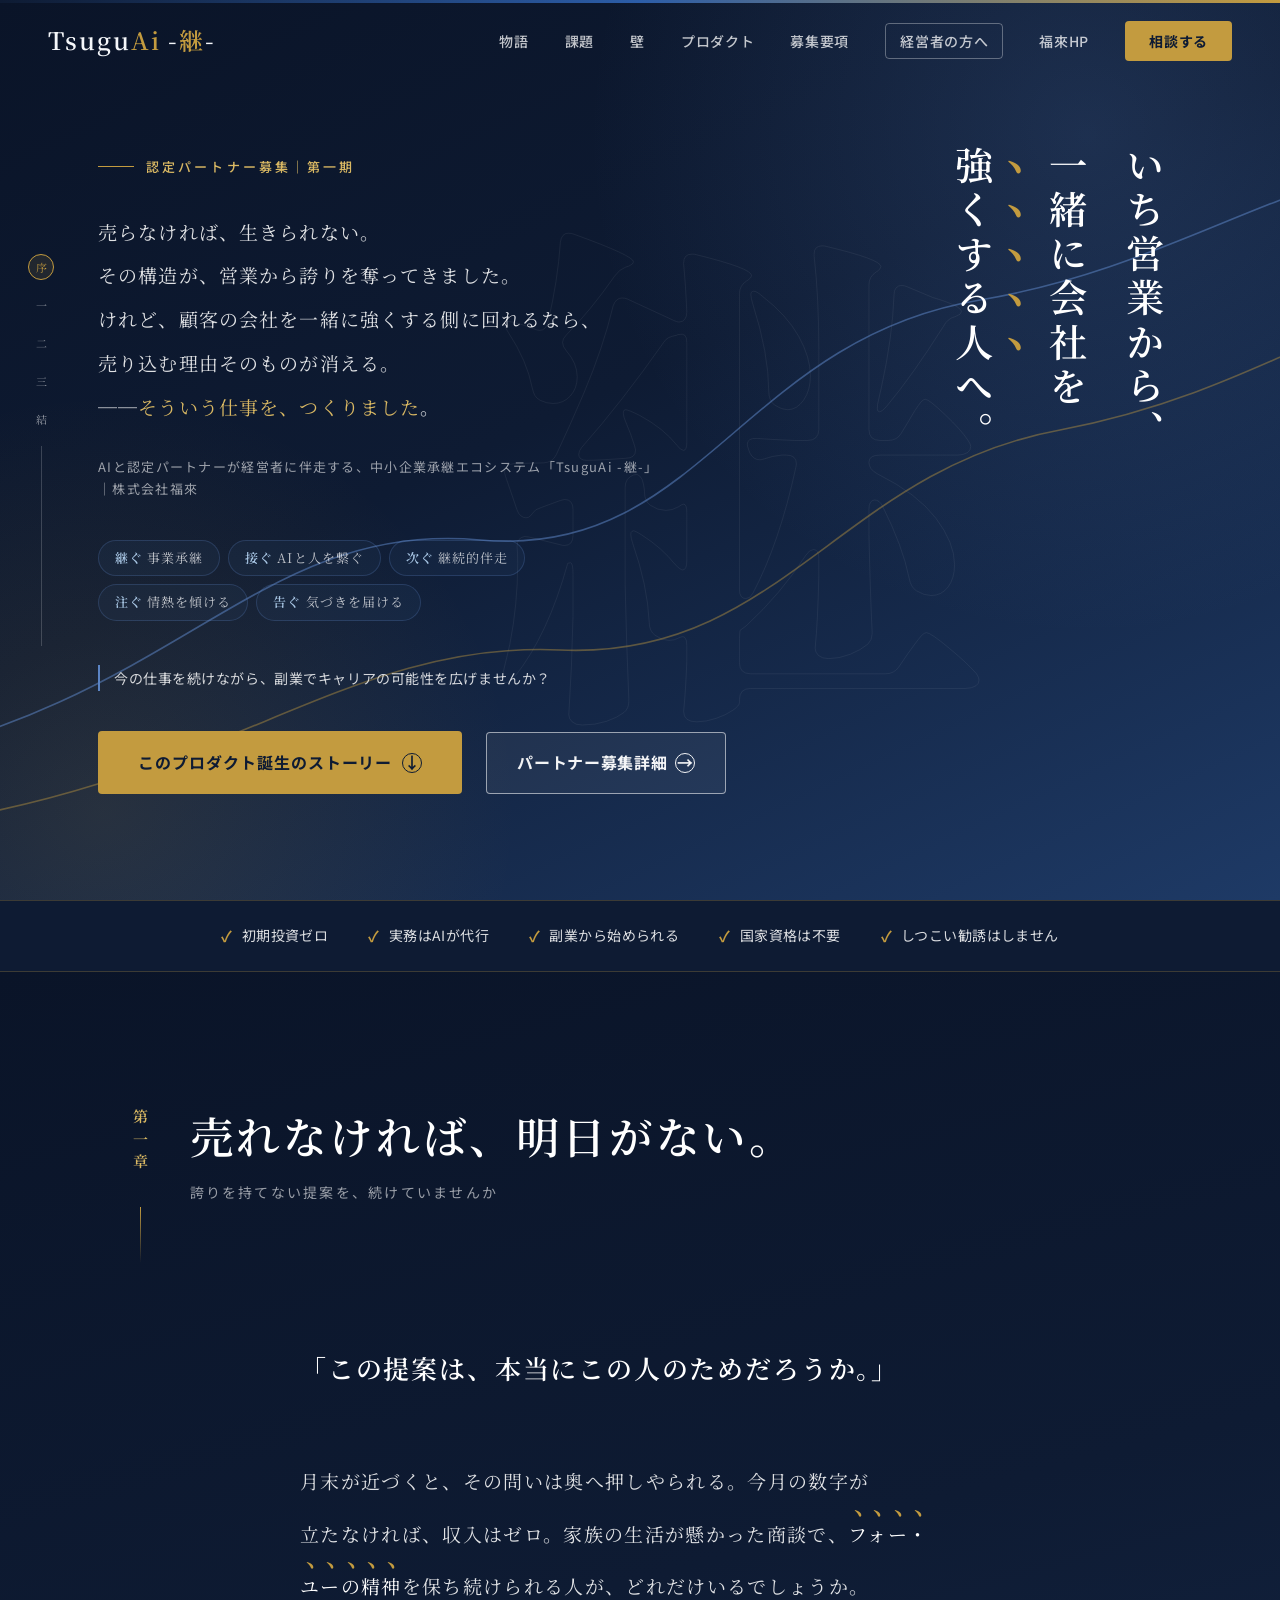
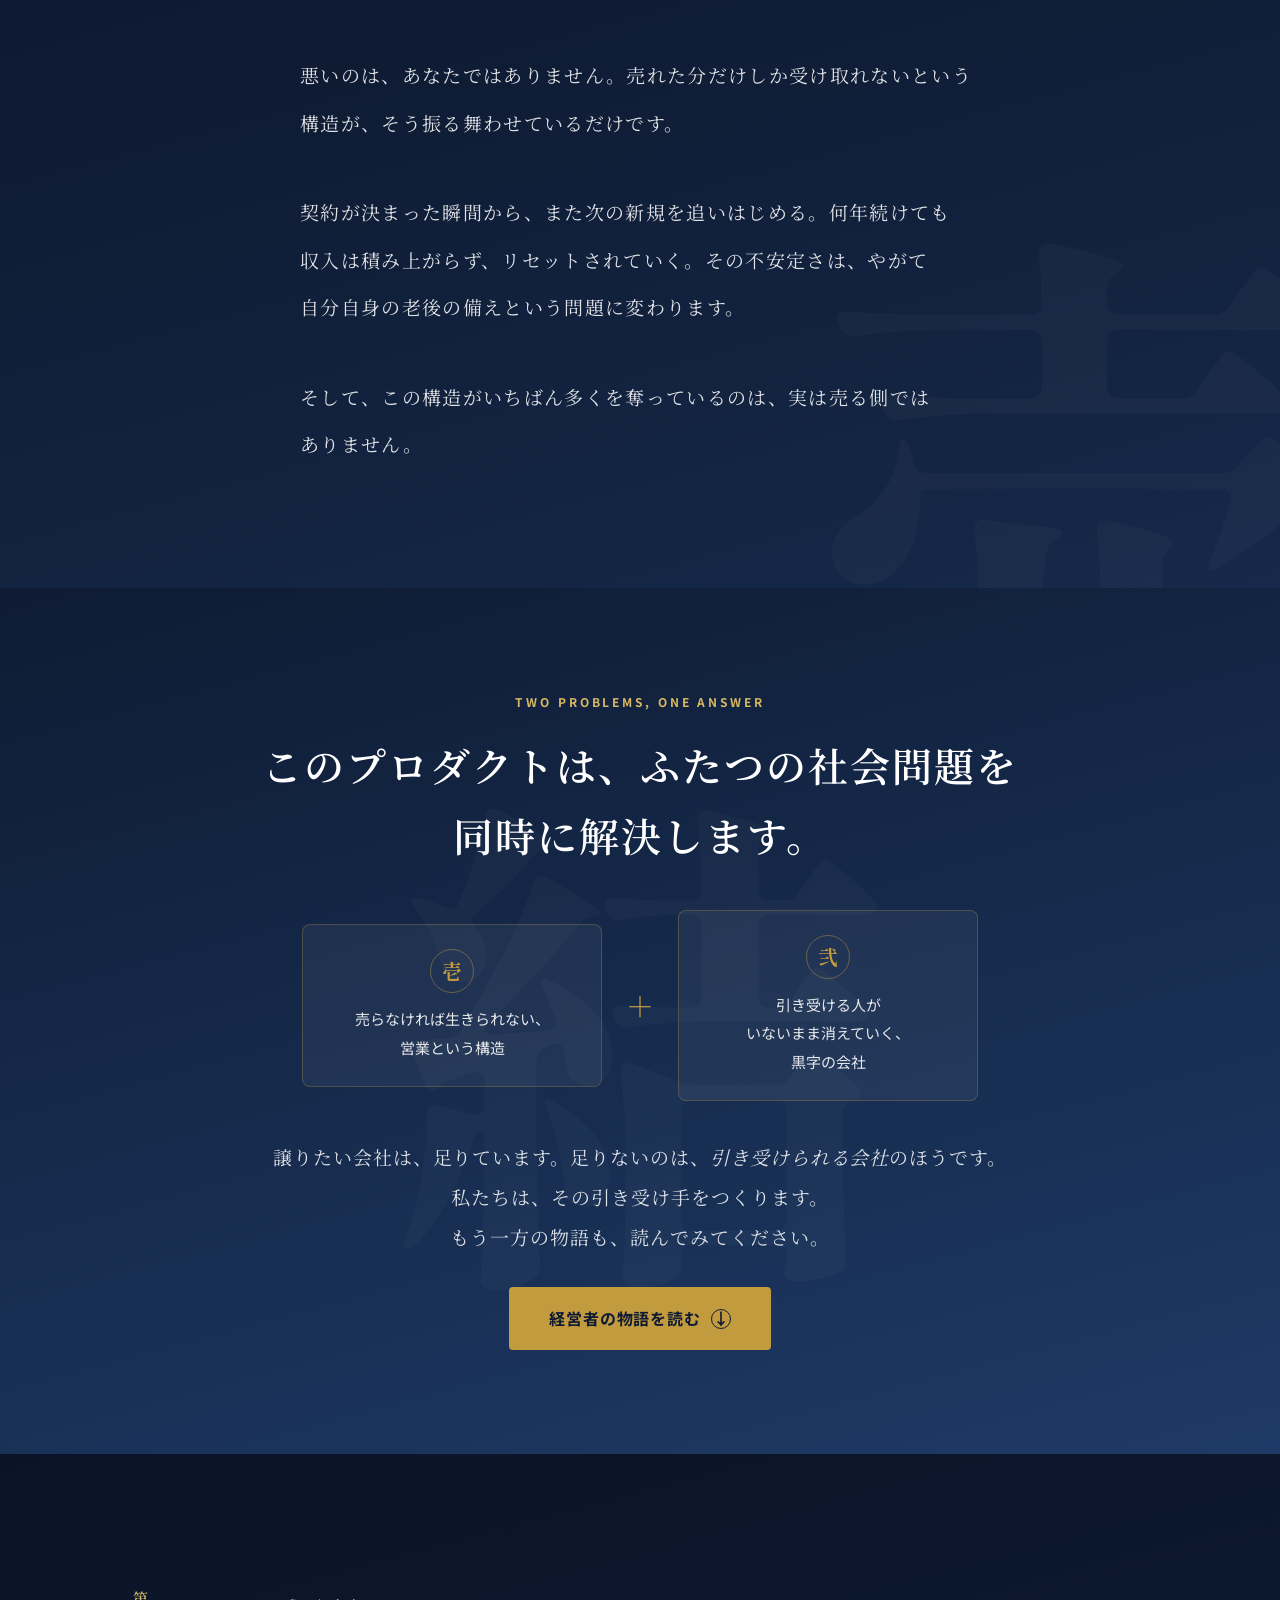
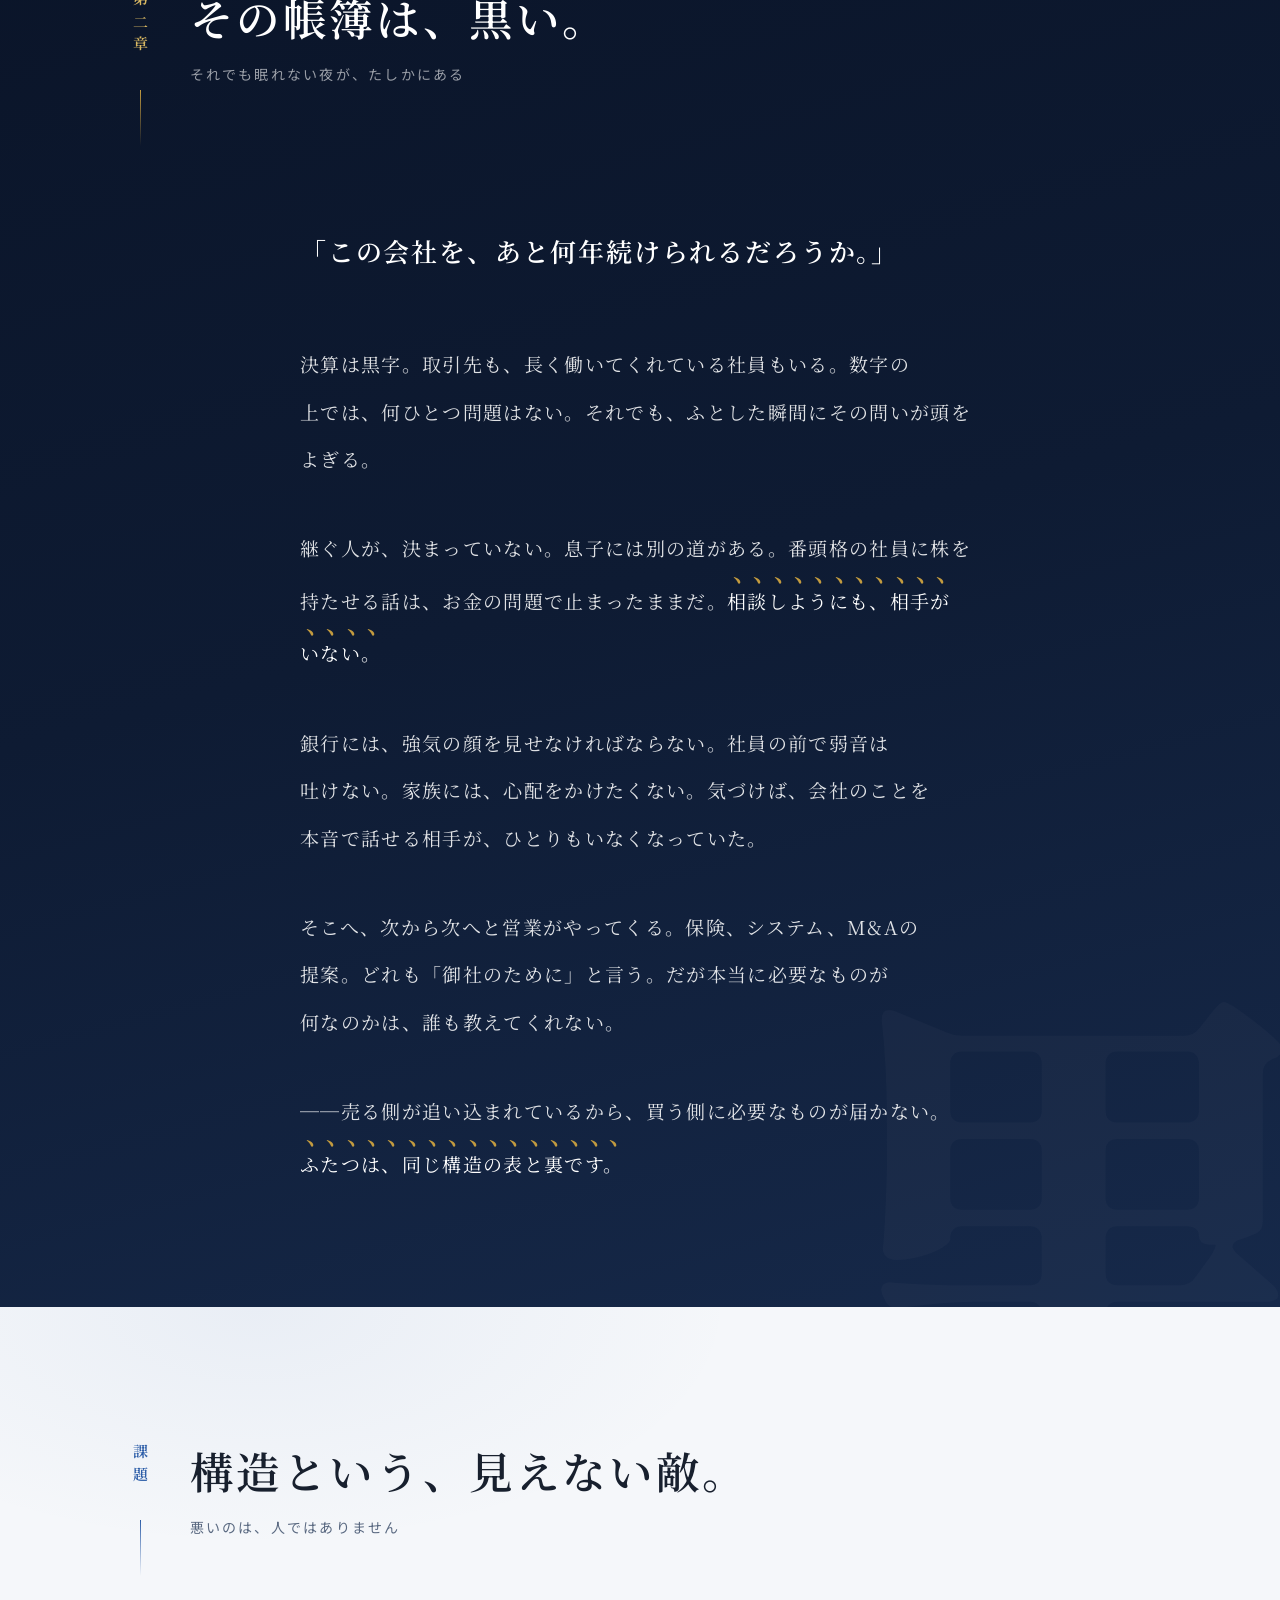
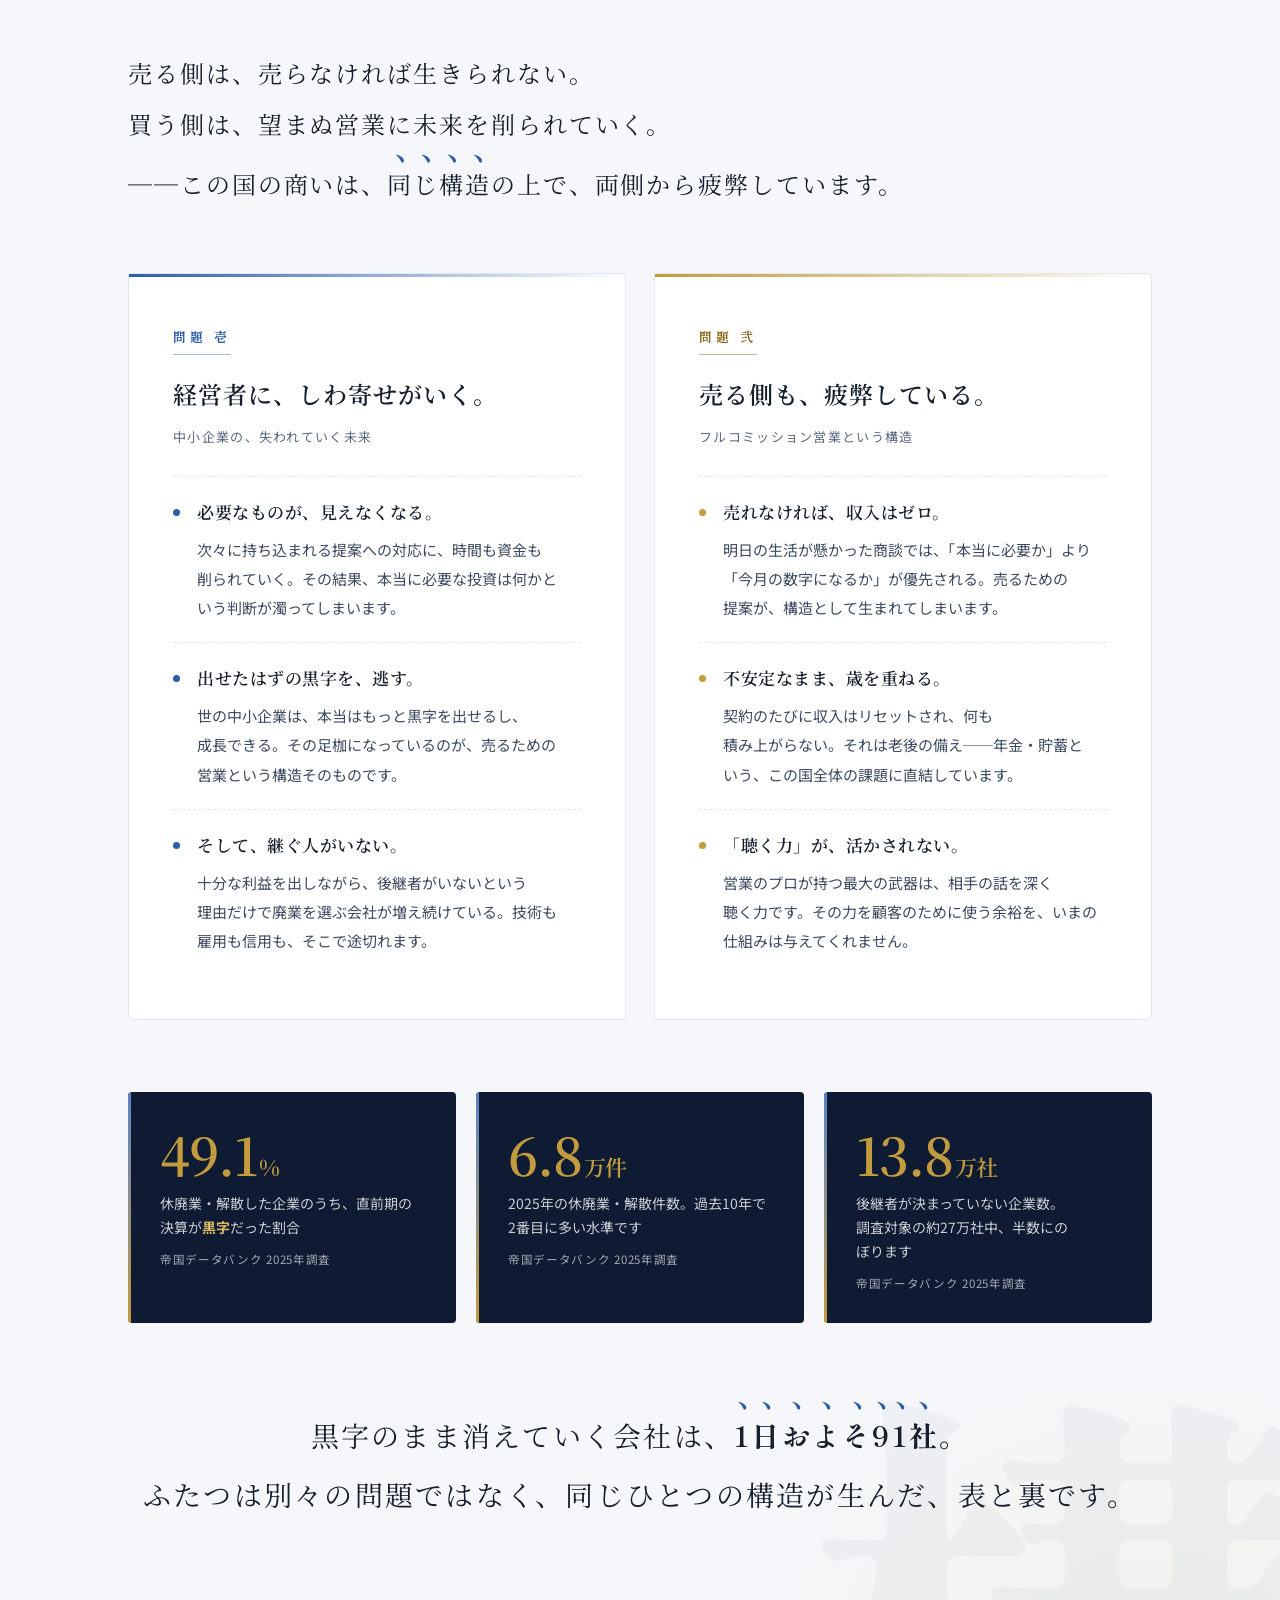
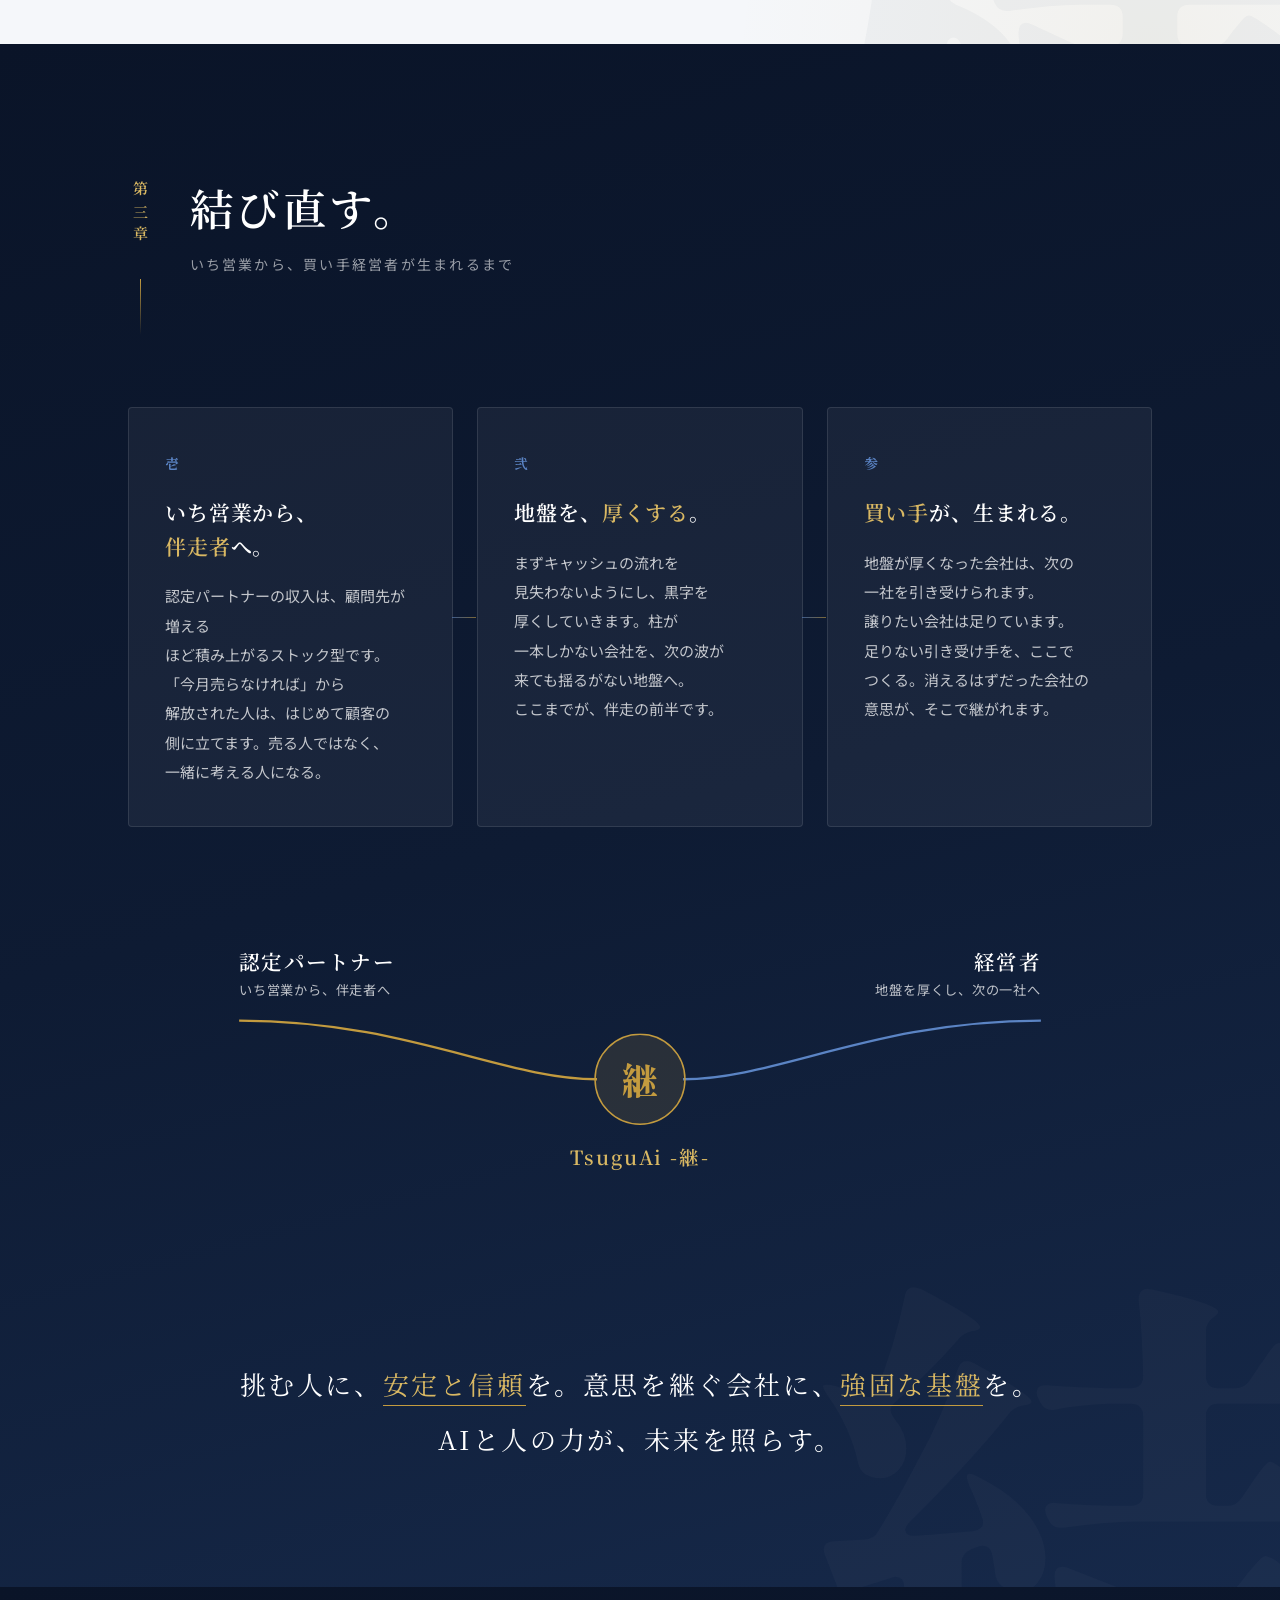
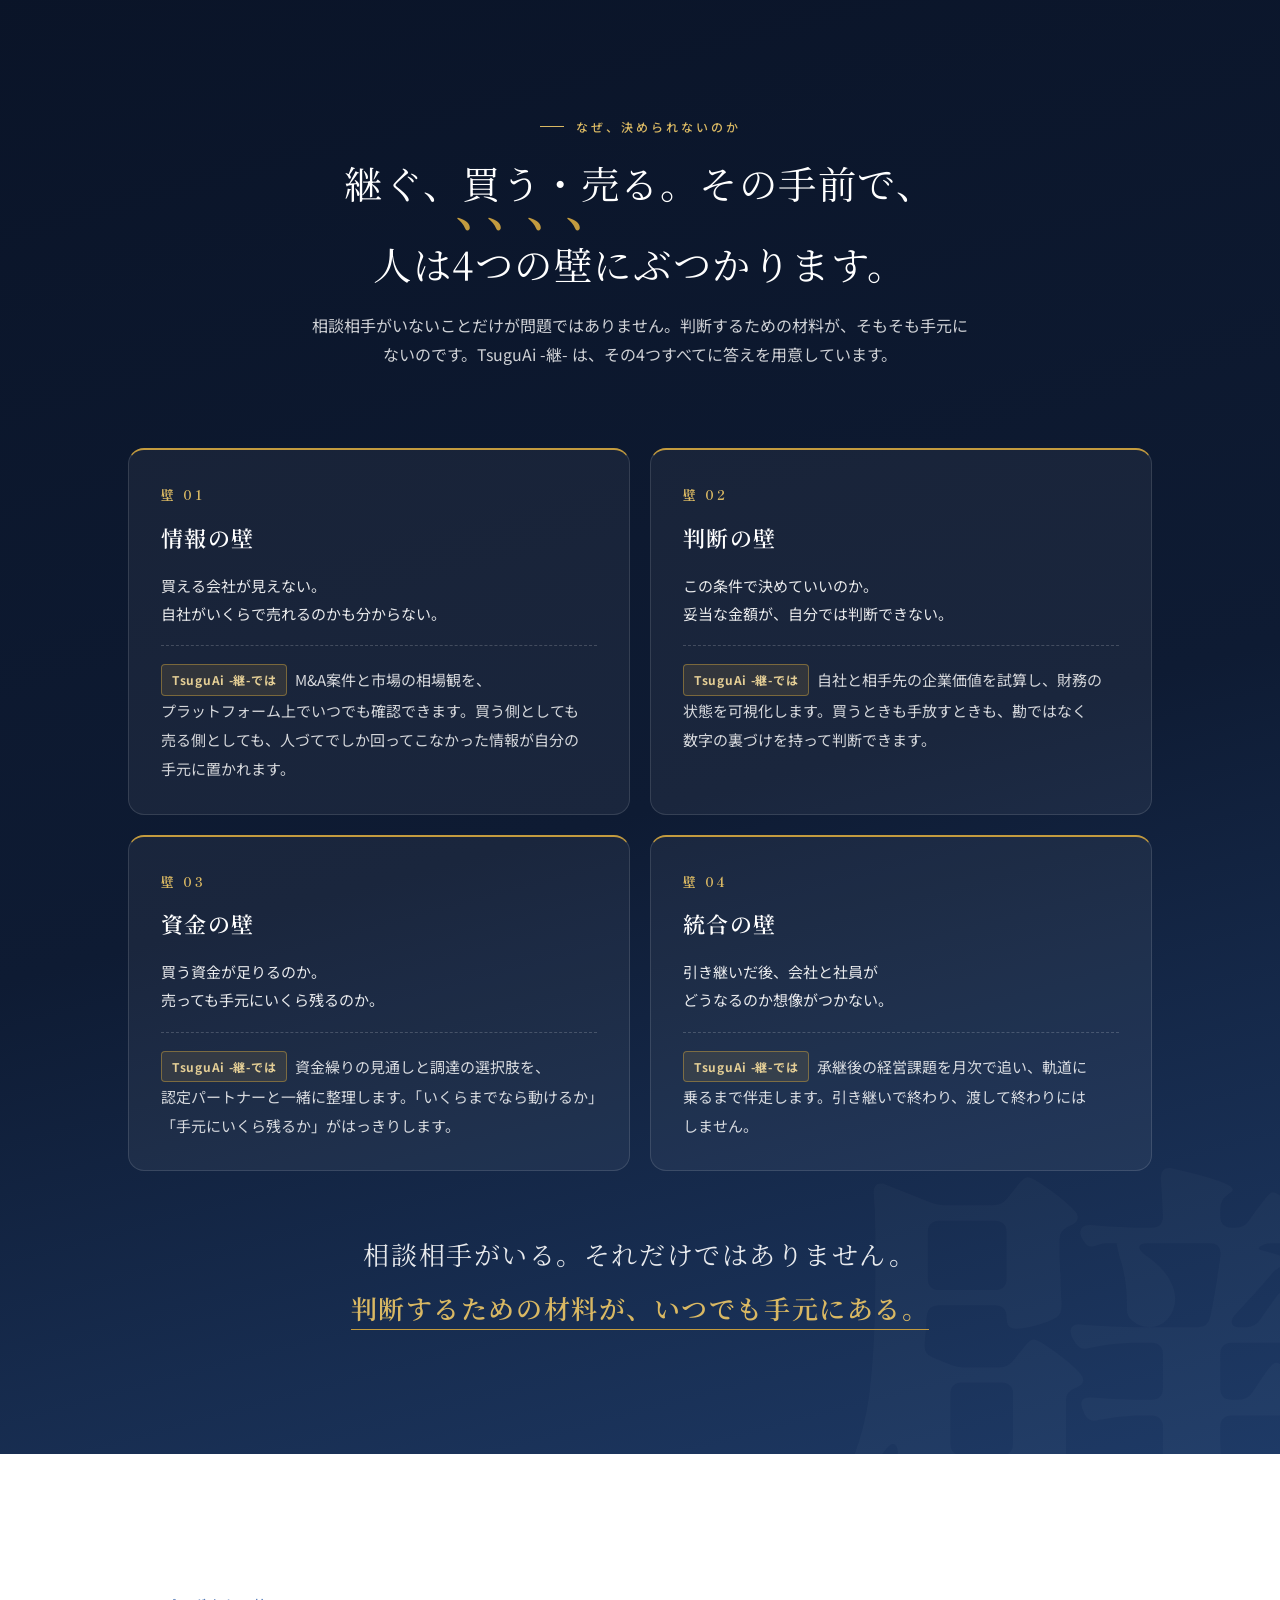
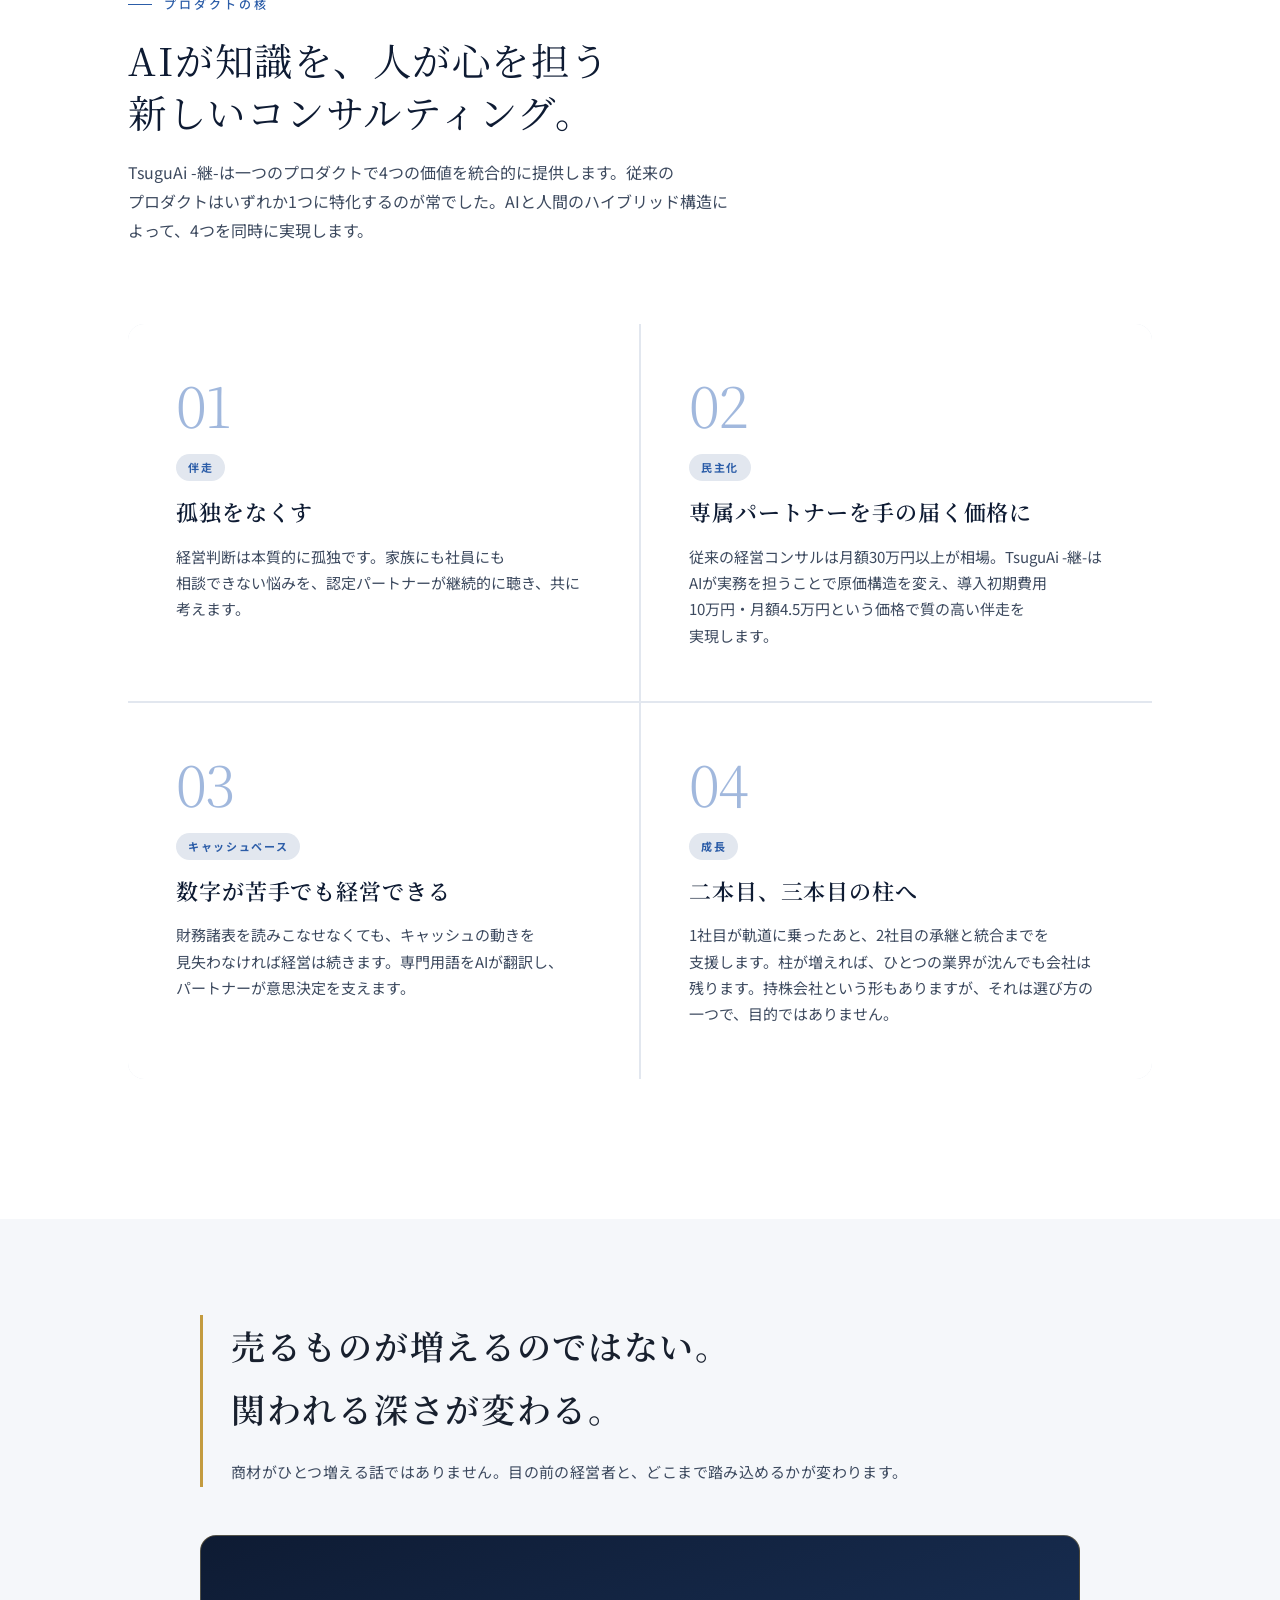
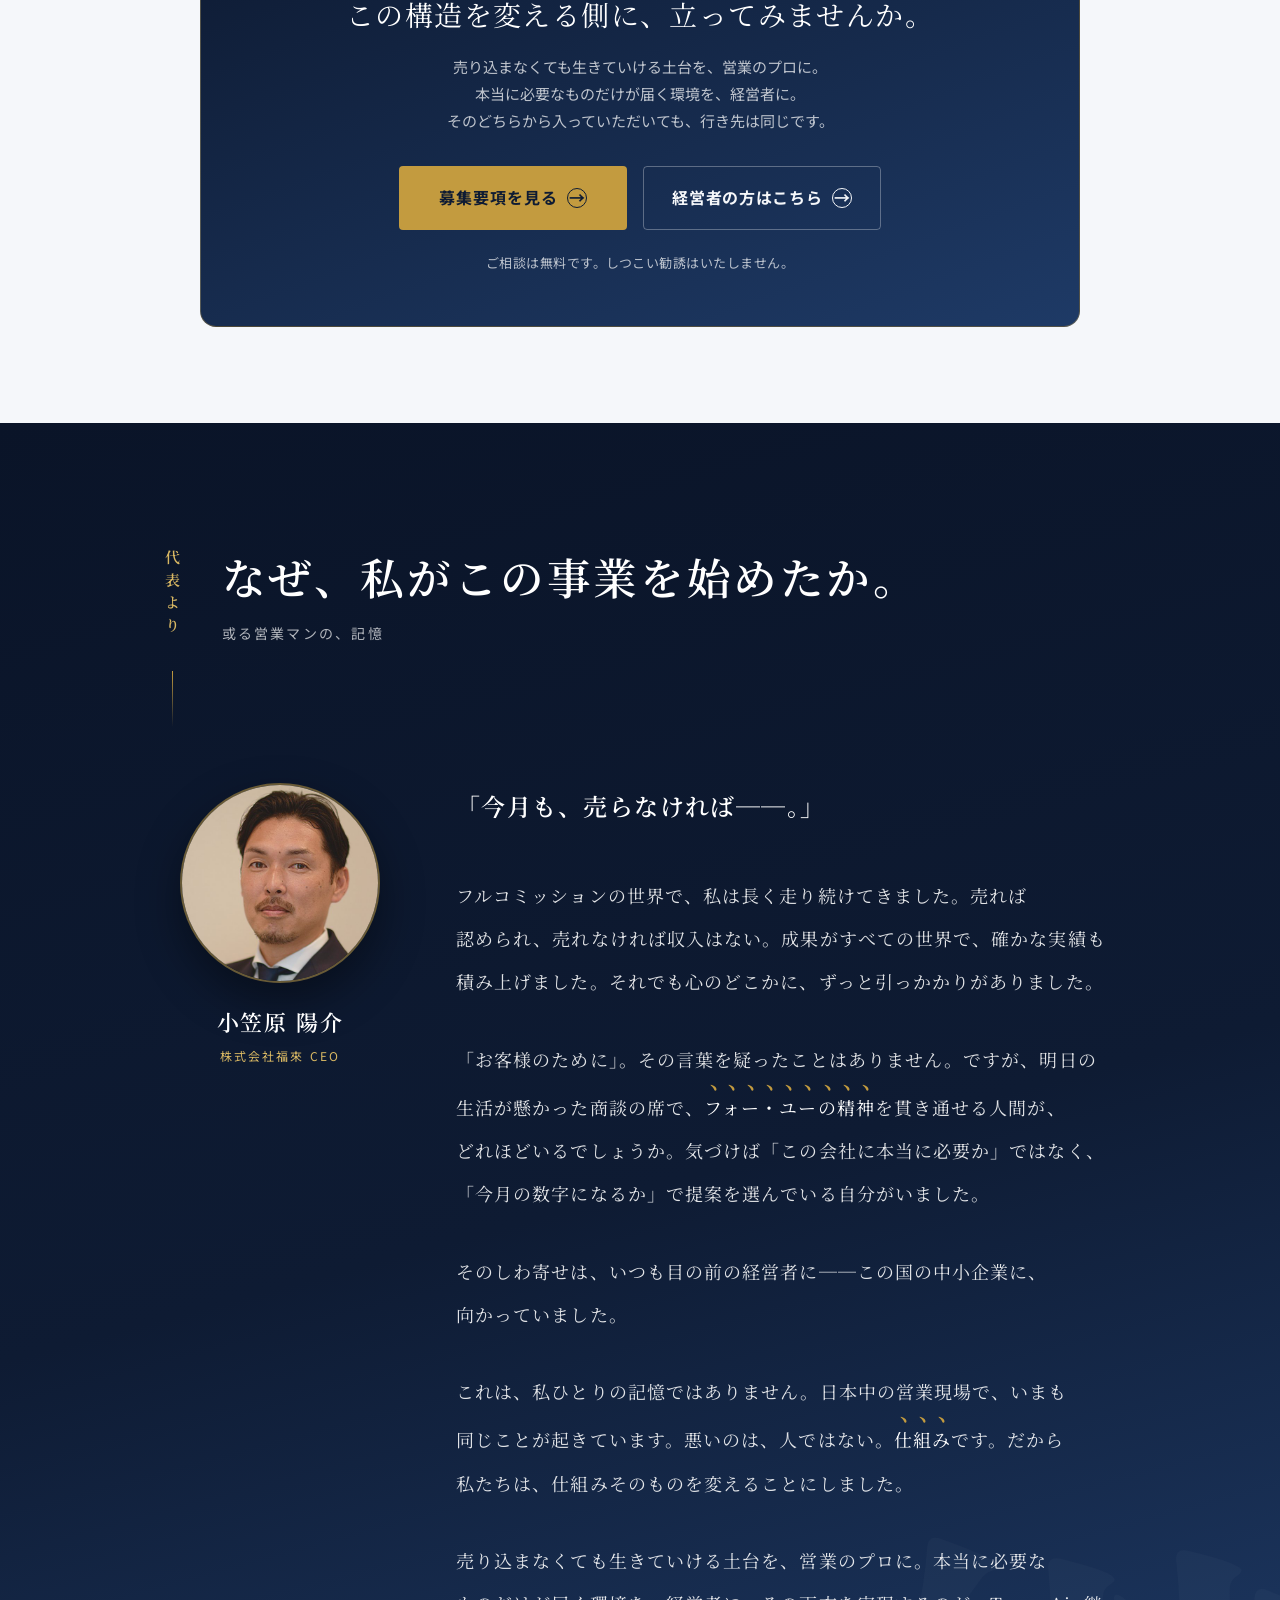
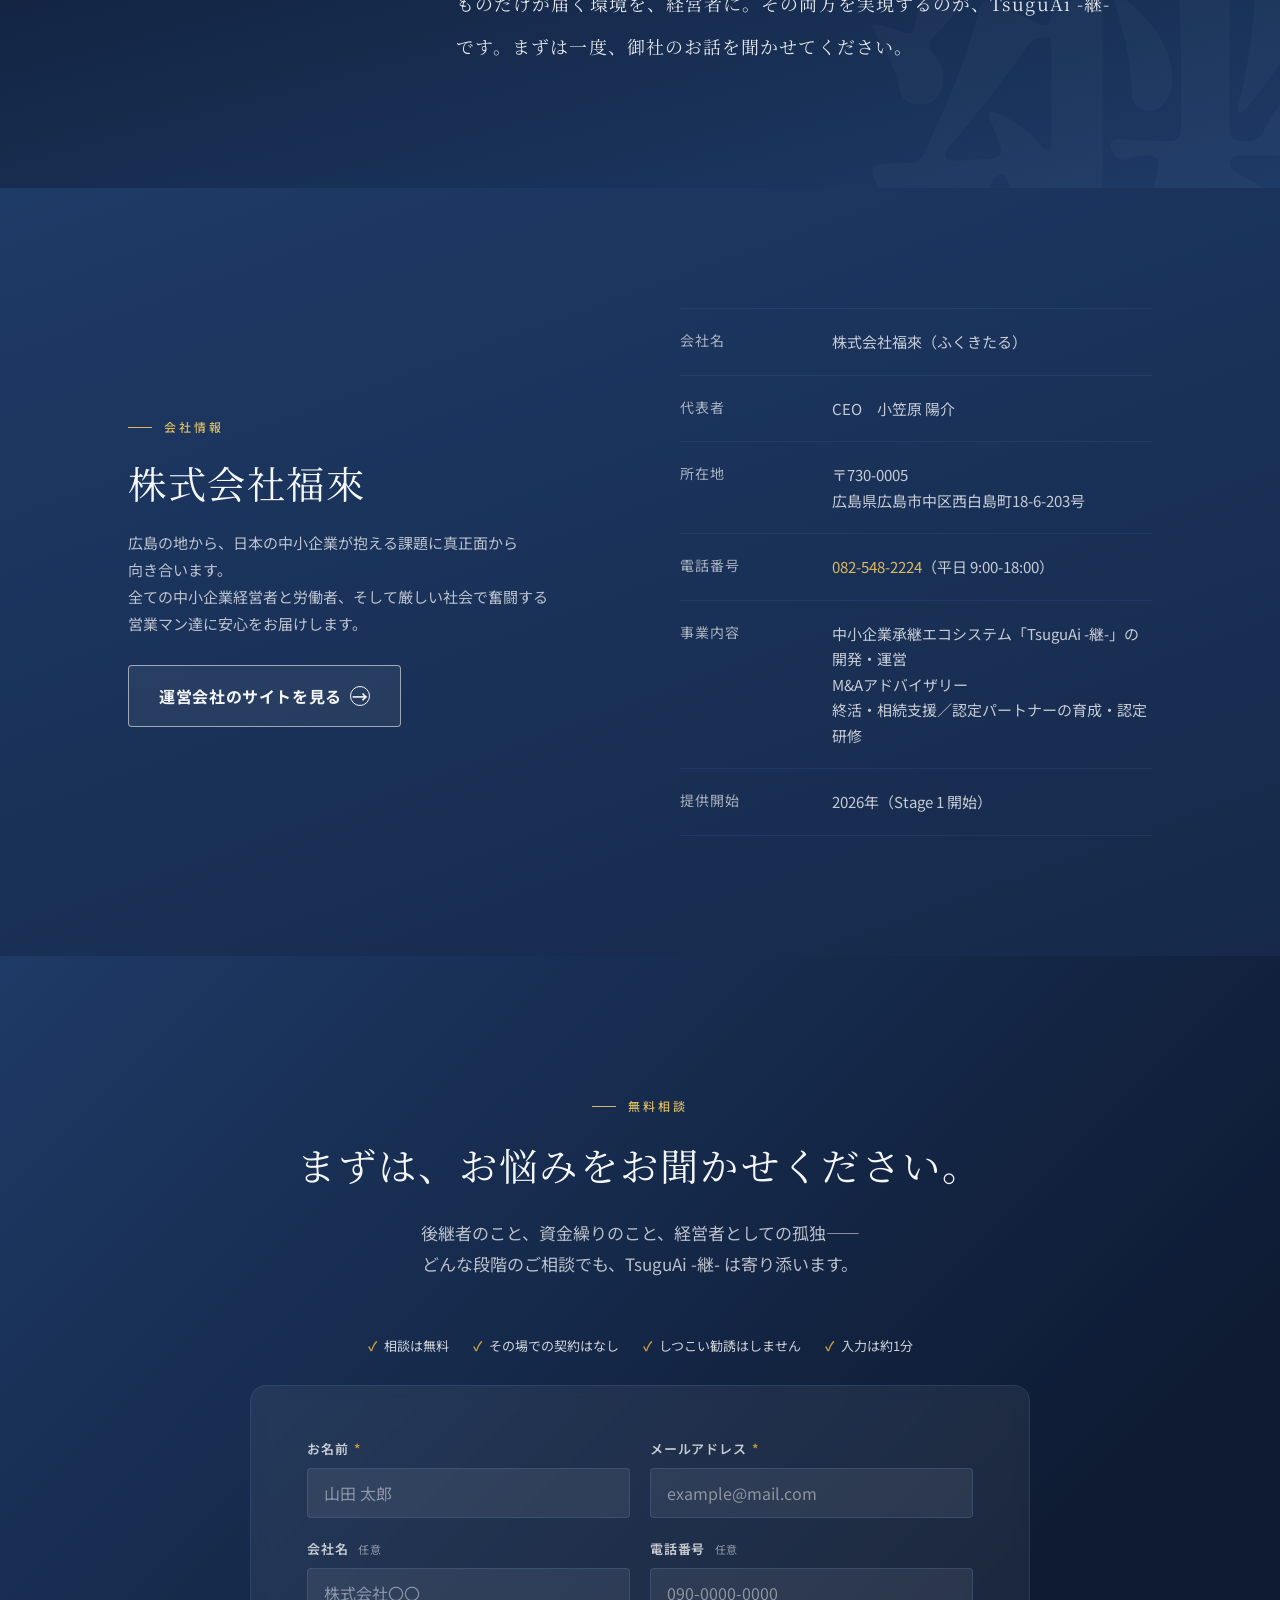
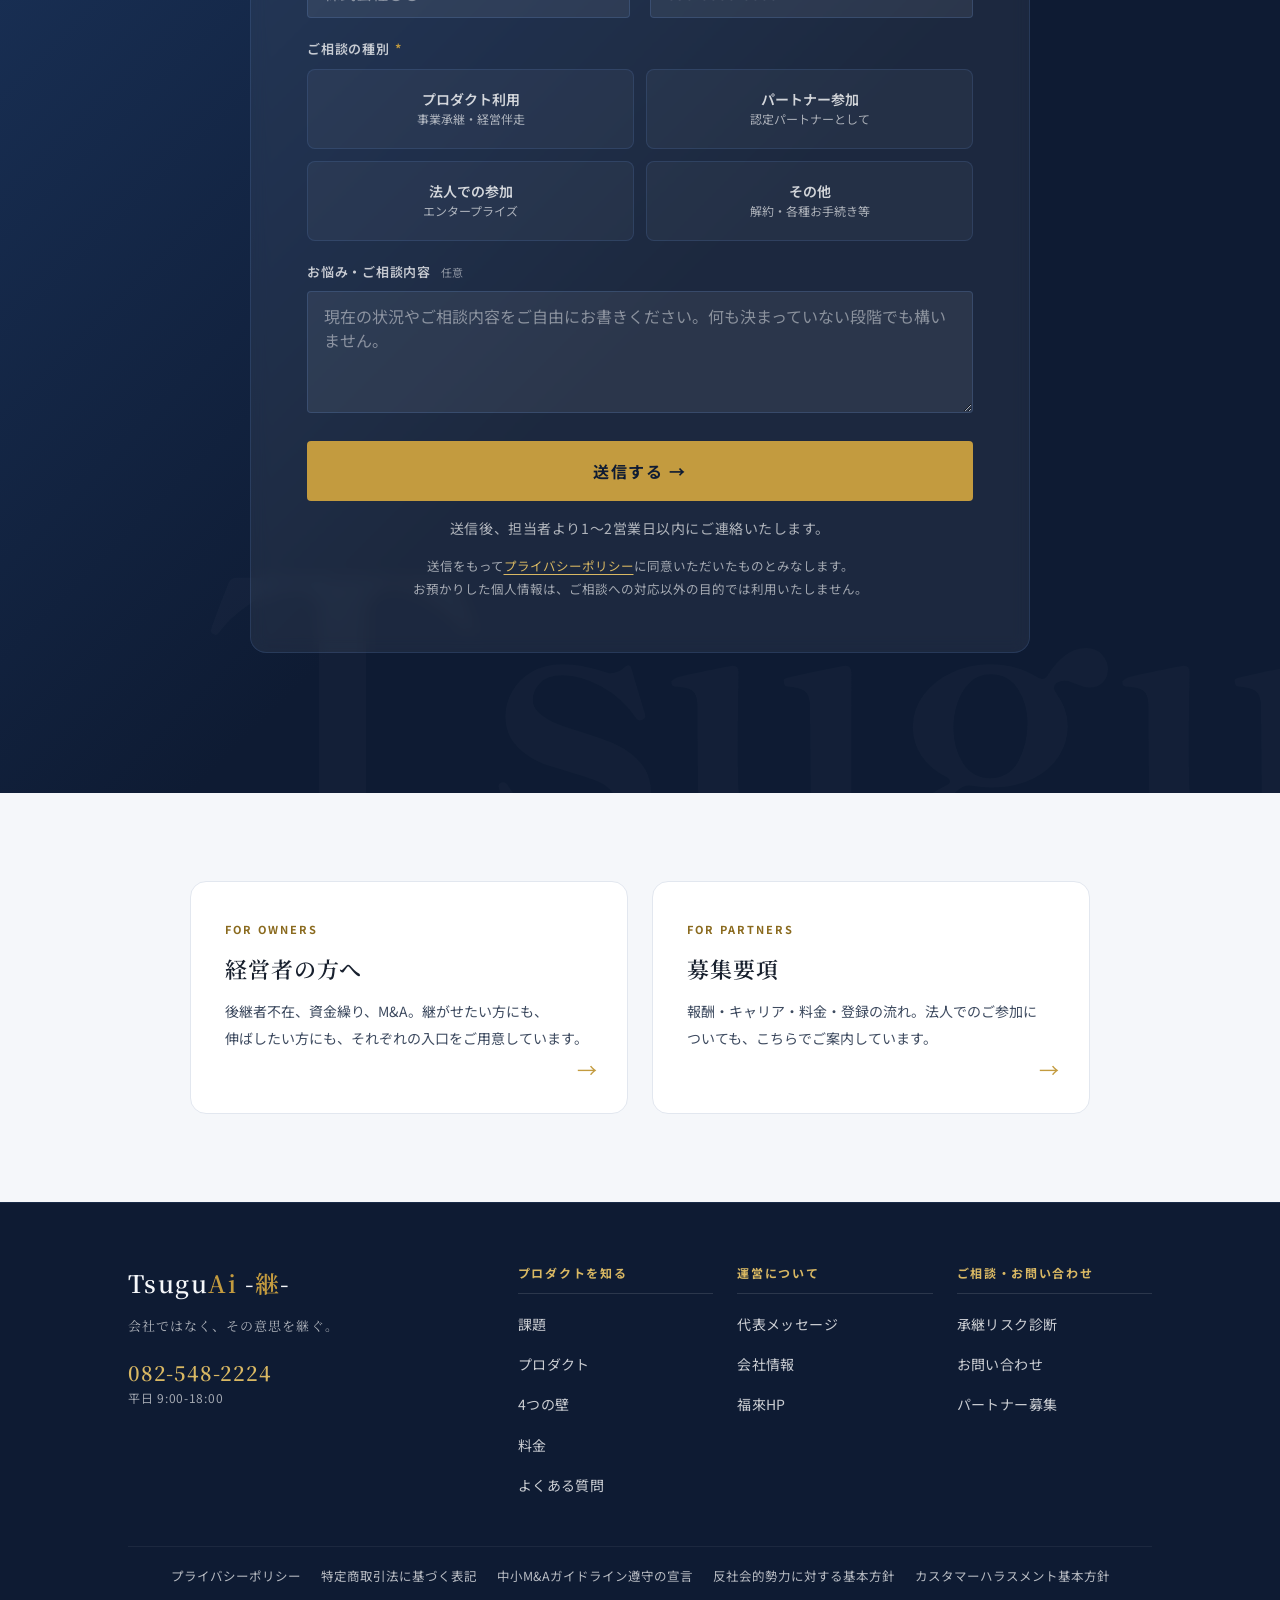
<file: index.html>
<!DOCTYPE html>
<html lang="ja">
<head>
<meta charset="UTF-8">
<meta name="viewport" content="width=device-width, initial-scale=1.0">
<title>TsuguAi -継- | いち営業から、会社を強くする人へ。｜認定パートナー募集 | 株式会社福來</title>
<meta name="description" content="顧客の会社の財務基盤を厚くし、感謝される側へ。売らなければ生きられない営業の構造と、引き受け手がないまま消えていく黒字企業。TsuguAi -継- はこのふたつを同時に解きます。実務はAIが代行するため、未経験・副業からでも始められる認定パートナーを募集しています。">
<meta name="robots" content="index, follow">
<meta name="google-site-verification" content="T-_mOmDc7onO2FWyD5-ocFWxblI2OrbaJ0izFI3A6F4">
<link rel="canonical" href="https://www.fuku-tsugu.jp/">
<link rel="icon" href="/favicon.ico?v=4" sizes="any">
<link rel="icon" type="image/svg+xml" href="/favicon.svg?v=4">
<link rel="icon" type="image/png" sizes="16x16" href="/favicon-16.png?v=4">
<link rel="icon" type="image/png" sizes="32x32" href="/favicon-32.png?v=4">
<link rel="icon" type="image/png" sizes="192x192" href="/favicon-192.png?v=4">
<link rel="apple-touch-icon" sizes="180x180" href="/apple-touch-icon.png?v=4">

<!-- OGP（SNSシェア時の表示） -->
<meta property="og:type" content="website">
<meta property="og:site_name" content="TsuguAi -継-">
<meta property="og:title" content="TsuguAi -継- | いち営業から、一緒に会社を強くする人へ。">
<meta property="og:description" content="売る側の疲弊と、継ぐ人のいない黒字企業。ふたつの社会問題を、ひとつの仕組みで解きます。認定パートナー第一期募集。">
<meta property="og:url" content="https://www.fuku-tsugu.jp/">
<meta property="og:image" content="https://www.fuku-tsugu.jp/og-image-partner.png?v=1">
<meta property="og:locale" content="ja_JP">

<!-- Twitter Card -->
<meta name="twitter:card" content="summary_large_image">
<meta name="twitter:title" content="TsuguAi -継- | いち営業から、一緒に会社を強くする人へ。">
<meta name="twitter:description" content="売る側の疲弊と、継ぐ人のいない黒字企業。ふたつの社会問題を、ひとつの仕組みで解きます。">
<meta name="twitter:image" content="https://www.fuku-tsugu.jp/og-image-partner.png?v=1">

<!-- 構造化データ（運営会社・プロダクト情報） -->
<script type="application/ld+json">
{
  "@context": "https://schema.org",
  "@type": "ProfessionalService",
  "name": "TsuguAi -継-",
  "alternateName": ["Tsugu", "ツグ", "TsuguAi", "TsuguAI", "中小企業承継エコシステム Tsugu"],
  "url": "https://www.fuku-tsugu.jp/",
  "description": "AIと認定パートナーによる、中小企業向けの伴走型経営支援・事業承継プロダクト。",
  "areaServed": "JP",
  "telephone": "+81-82-548-2224",
  "provider": {
    "@type": "Organization",
    "name": "株式会社福來",
    "url": "https://www.fuku-kita.jp/",
    "telephone": "+81-82-548-2224",
    "founder": { "@type": "Person", "name": "小笠原 陽介" },
    "address": {
      "@type": "PostalAddress",
      "addressCountry": "JP",
      "postalCode": "730-0005",
      "addressRegion": "広島県",
      "addressLocality": "広島市中区",
      "streetAddress": "西白島町18-6-203号"
    }
  }
}
</script>
<link rel="preconnect" href="https://fonts.googleapis.com">
<link rel="preconnect" href="https://fonts.gstatic.com" crossorigin>
<link href="https://fonts.googleapis.com/css2?family=Shippori+Mincho+B1:wght@400;500;600;700;800&family=Noto+Serif+JP:wght@300;400;500;600;700&family=Noto+Sans+JP:wght@300;400;500;700&display=swap" rel="stylesheet">
<link rel="stylesheet" href="style.css">
</head>
<body>

<!-- NAV -->
<nav id="main-nav">
  <a class="nav-logo" href="./">Tsugu<span>Ai</span> -<span>継</span>-</a>
  <ul class="nav-links">
    <li><a href="#story">物語</a></li>
    <li><a href="#problem">課題</a></li>
    <li><a href="#barrier">壁</a></li>
    <li><a href="#service">プロダクト</a></li>
    <li><a href="partner.html">募集要項</a></li>
    <li><a href="owner.html" class="nav-boxed">経営者の方へ</a></li>
    <li><a href="https://www.fuku-kita.jp/">福來HP</a></li>
    <li><a href="#contact" class="nav-cta">相談する</a></li>
  </ul>
  <button class="nav-toggle" id="navToggle" aria-label="メニューを開く" aria-expanded="false">
    <span class="nav-toggle-bar"></span>
    <span class="nav-toggle-bar"></span>
    <span class="nav-toggle-bar"></span>
  </button>
</nav>

<div class="mobile-menu-overlay" id="mobileMenuOverlay" aria-hidden="true"></div>

<div class="mobile-menu" id="mobileMenu" aria-hidden="true">
  <button class="mobile-menu-close" id="mobileMenuClose" aria-label="メニューを閉じる">
    <span class="mobile-menu-close-bar"></span>
    <span class="mobile-menu-close-bar"></span>
  </button>
  <div class="mobile-menu-inner">
    <img class="mobile-menu-mon" src="tsugu-navi.png" alt="" width="76" height="76" decoding="async">
    <p class="mobile-menu-tag">TSUGU AI</p>

    <nav class="mobile-menu-nav" aria-label="メニュー">
      <a href="#top"><i>01</i><b>トップ</b><small>HOME</small></a>
      <a href="#story"><i>02</i><b>売る側の物語</b><small>CHAPTER 1</small></a>
      <a href="#owners-story"><i>03</i><b>経営者の物語</b><small>CHAPTER 2</small></a>
      <a href="#problem"><i>04</i><b>ふたつの課題</b><small>ISSUES</small></a>
      <a href="#solution"><i>05</i><b>結び直す</b><small>CHAPTER 3</small></a>
      <a href="#barrier"><i>06</i><b>進まない理由</b><small>FOUR WALLS</small></a>
      <a href="#service"><i>07</i><b>プロダクト</b><small>PRODUCT</small></a>
      <a href="#ceo"><i>08</i><b>代表メッセージ</b><small>MESSAGE</small></a>
      <a href="#company"><i>09</i><b>会社情報</b><small>COMPANY</small></a>
      <a href="partner.html"><i>10</i><b>募集要項</b><small>DETAILS</small></a>
      <a href="owner.html"><i>11</i><b>経営者の方へ</b><small>FOR OWNERS</small></a>
      <a href="https://www.fuku-kita.jp/"><i>12</i><b>福來HP</b><small>CORPORATE SITE</small></a>
    </nav>

    <div class="mobile-menu-foot">
      <a href="#contact" class="mobile-menu-cta">無料相談を申し込む<span class="mobile-menu-ar">→</span></a>
      <p class="mobile-menu-info">
        広島県広島市中区西白島町18-6-203号
      </p>
    </div>
  </div>
</div>

<!-- 追従CTA（モバイル） -->
<div class="sticky-cta">
  <a href="#contact" class="sticky-cta-main">相談する</a>
</div>

<!-- 糸ナビ（スクロール進捗） -->
<aside class="st-thread" aria-hidden="true">
  <ul class="st-knots">
    <li><a href="#top" data-knot="top">序</a></li>
    <li><a href="#story" data-knot="story">一</a></li>
    <li><a href="#owners-story" data-knot="owners-story">二</a></li>
    <li><a href="#solution" data-knot="solution">三</a></li>
    <li><a href="#contact" data-knot="contact">結</a></li>
  </ul>
  <div class="st-thread-line"><span id="threadProgress"></span></div>
</aside>

<!-- 序章 HERO（パートナー候補へ） -->
<section class="st-hero" id="top">
  <div class="st-hero-kanji" aria-hidden="true">継</div>
  <svg class="st-hero-thread" viewBox="0 0 1440 900" preserveAspectRatio="xMidYMid slice" aria-hidden="true">
    <path pathLength="1" d="M-40,760 C260,700 340,520 560,540 C780,560 820,340 1060,300 C1240,270 1360,180 1500,160"/>
    <path pathLength="1" class="st-gold" d="M-40,830 C300,790 420,640 640,650 C860,660 920,470 1140,430 C1300,400 1400,330 1500,300"/>
  </svg>
  <div class="st-hero-inner">
    <div class="st-hero-left">
      <p class="st-hero-eyebrow">認定パートナー募集｜第一期</p>
      <p class="st-hero-copy">
        売らなければ、生きられない。<br>
        その構造が、営業から誇りを奪ってきました。<br>
        けれど、顧客の会社を一緒に強くする側に回れるなら、<br class="sp-only">売り込む理由そのものが消える。<br>
        ──<em>そういう仕事を、つくりました</em>。
      </p>
      <p class="st-hero-brand">AIと認定パートナーが経営者に伴走する、中小企業承継エコシステム「TsuguAi -継-」｜株式会社福來</p>
      <div class="hero-meaning">
        <span class="hero-meaning-item"><strong>継ぐ</strong> 事業承継</span>
        <span class="hero-meaning-item"><strong>接ぐ</strong> AIと人を繋ぐ</span>
        <span class="hero-meaning-item"><strong>次ぐ</strong> 継続的伴走</span>
        <span class="hero-meaning-item"><strong>注ぐ</strong> 情熱を傾ける</span>
        <span class="hero-meaning-item"><strong>告ぐ</strong> 気づきを届ける</span>
      </div>
      <p class="pt-hero-note">今の仕事を続けながら、<br class="sp-only">副業でキャリアの可能性を広げませんか？</p>
      <div class="hero-actions">
        <a href="#story" class="btn-primary">
          <span class="btn-label">このプロダクト<br class="sp-only">誕生のストーリー</span>
          <span class="btn-arrow">↓</span>
        </a>
        <a href="partner.html" class="btn-ghost">
          パートナー募集詳細
          <span class="btn-arrow">→</span>
        </a>
      </div>
    </div>
    <h1 class="st-hero-title">
      <span>いち営業から、</span><span>一緒に会社を</span><span><em class="st-bouten">強くする人</em>へ。</span>
    </h1>
  </div>
</section>

<!-- 信頼バッジ -->
<div class="trust-strip">
  <div class="container">
    <div class="trust-strip-inner">
      <span class="trust-item">初期投資ゼロ</span>
      <span class="trust-item">実務はAIが代行</span>
      <span class="trust-item">副業から始められる</span>
      <span class="trust-item">国家資格は不要</span>
      <span class="trust-item">しつこい勧誘はしません</span>
    </div>
  </div>
</div>

<!-- 第一章：売る側（パートナー候補）の物語 -->
<section class="st-chapter st-dark" id="story" data-kanji="売">
  <div class="container">
    <div class="st-ch-head reveal">
      <span class="st-ch-num">第一章</span>
      <div class="st-ch-titles">
        <h2 class="st-ch-title">売れなければ、<br class="sp-only">明日がない。</h2>
        <p class="st-ch-sub">誇りを持てない提案を、続けていませんか</p>
      </div>
    </div>
    <div class="st-story-body">
      <p class="st-monologue reveal">「この提案は、本当にこの人のためだろうか。」</p>
      <p class="reveal">月末が近づくと、その問いは奥へ押しやられる。今月の数字が立たなければ、収入はゼロ。家族の生活が懸かった商談で、<em>フォー・ユーの精神</em>を保ち続けられる人が、どれだけいるでしょうか。</p>
      <p class="reveal">悪いのは、あなたではありません。売れた分だけしか受け取れないという構造が、そう振る舞わせているだけです。</p>
      <p class="reveal">契約が決まった瞬間から、また次の新規を追いはじめる。何年続けても収入は積み上がらず、リセットされていく。その不安定さは、やがて自分自身の老後の備えという問題に変わります。</p>
      <p class="reveal">そして、この構造がいちばん多くを奪っているのは、実は売る側ではありません。</p>
    </div>
  </div>
</section>

<!-- ブリッジ：ふたつの社会問題 -->
<section class="bridge" id="bridge">
  <div class="container">
    <div class="bridge-inner reveal">
      <p class="bridge-eyebrow">TWO PROBLEMS, ONE ANSWER</p>
      <h2 class="bridge-title serif">このプロダクトは、<br class="sp-only">ふたつの社会問題を<br>同時に解決します。</h2>
      <div class="bridge-pair">
        <div class="bridge-pair-item">
          <span class="bridge-pair-num">壱</span>
          <p class="bridge-pair-text">売らなければ生きられない、<br class="pc-only">営業という構造</p>
        </div>
        <span class="bridge-pair-plus" aria-hidden="true">＋</span>
        <div class="bridge-pair-item">
          <span class="bridge-pair-num">弐</span>
          <p class="bridge-pair-text">引き受ける人がいないまま消えていく、<br class="pc-only">黒字の会社</p>
        </div>
      </div>
      <p class="bridge-lead">譲りたい会社は、足りています。足りないのは、<em>引き受けられる会社</em>のほうです。<br>私たちは、その引き受け手をつくります。<br>もう一方の物語も、読んでみてください。</p>
      <a href="#owners-story" class="btn-primary bridge-cta">
        経営者の物語を読む
        <span class="btn-arrow">↓</span>
      </a>
    </div>
  </div>
</section>

<!-- 第二章：経営者の物語 -->
<section class="st-chapter st-dark" id="owners-story" data-kanji="黒">
  <div class="container">
    <div class="st-ch-head reveal">
      <span class="st-ch-num">第二章</span>
      <div class="st-ch-titles">
        <h2 class="st-ch-title">その帳簿は、黒い。</h2>
        <p class="st-ch-sub">それでも眠れない夜が、たしかにある</p>
      </div>
    </div>
    <div class="st-story-body">
      <p class="st-monologue reveal">「この会社を、あと何年続けられるだろうか。」</p>
      <p class="reveal">決算は黒字。取引先も、長く働いてくれている社員もいる。数字の上では、何ひとつ問題はない。それでも、ふとした瞬間にその問いが頭をよぎる。</p>
      <p class="reveal">継ぐ人が、決まっていない。息子には別の道がある。番頭格の社員に株を持たせる話は、お金の問題で止まったままだ。<em>相談しようにも、相手がいない。</em></p>
      <p class="reveal">銀行には、強気の顔を見せなければならない。社員の前で弱音は吐けない。家族には、心配をかけたくない。気づけば、会社のことを本音で話せる相手が、ひとりもいなくなっていた。</p>
      <p class="reveal">そこへ、次から次へと営業がやってくる。保険、システム、M&amp;Aの提案。どれも「御社のために」と言う。だが本当に必要なものが何なのかは、誰も教えてくれない。</p>
      <p class="reveal">──売る側が追い込まれているから、買う側に必要なものが届かない。<em>ふたつは、同じ構造の表と裏です。</em></p>
    </div>
  </div>
</section>

<!-- 課題：ふたつの社会問題 -->
<section class="st-chapter st-light" id="problem" data-kanji="構">
  <div class="container">
    <div class="st-ch-head reveal">
      <span class="st-ch-num">課題</span>
      <div class="st-ch-titles">
        <h2 class="st-ch-title">構造という、<br class="sp-only">見えない敵。</h2>
        <p class="st-ch-sub">悪いのは、人ではありません</p>
      </div>
    </div>
    <p class="st-lead reveal">売る側は、売らなければ生きられない。<br>買う側は、望まぬ営業に未来を削られていく。<br>──この国の商いは、<em>同じ構造</em>の上で、両側から疲弊しています。</p>

    <div class="st-problems">
      <div class="st-problem st-problem-buy reveal">
        <span class="st-problem-tag">問題 壱</span>
        <h3 class="st-problem-title">経営者に、しわ寄せがいく。</h3>
        <p class="st-problem-sub">中小企業の、失われていく未来</p>
        <ul class="st-problem-list">
          <li>
            <p class="st-pl-head">必要なものが、見えなくなる。</p>
            <p class="st-pl-body">次々に持ち込まれる提案への対応に、時間も資金も削られていく。その結果、本当に必要な投資は何かという判断が濁ってしまいます。</p>
          </li>
          <li>
            <p class="st-pl-head">出せたはずの黒字を、逃す。</p>
            <p class="st-pl-body">世の中小企業は、本当はもっと黒字を出せるし、成長できる。その足枷になっているのが、売るための営業という構造そのものです。</p>
          </li>
          <li>
            <p class="st-pl-head">そして、継ぐ人がいない。</p>
            <p class="st-pl-body">十分な利益を出しながら、後継者がいないという理由だけで廃業を選ぶ会社が増え続けている。技術も雇用も信用も、そこで途切れます。</p>
          </li>
        </ul>
      </div>
      <div class="st-problem st-problem-sell reveal reveal-delay-1">
        <span class="st-problem-tag">問題 弐</span>
        <h3 class="st-problem-title">売る側も、疲弊している。</h3>
        <p class="st-problem-sub">フルコミッション営業という構造</p>
        <ul class="st-problem-list">
          <li>
            <p class="st-pl-head">売れなければ、収入はゼロ。</p>
            <p class="st-pl-body">明日の生活が懸かった商談では、「本当に必要か」より「今月の数字になるか」が優先される。売るための提案が、構造として生まれてしまいます。</p>
          </li>
          <li>
            <p class="st-pl-head">不安定なまま、歳を重ねる。</p>
            <p class="st-pl-body">契約のたびに収入はリセットされ、何も積み上がらない。それは老後の備え──年金・貯蓄という、この国全体の課題に直結しています。</p>
          </li>
          <li>
            <p class="st-pl-head">「聴く力」が、活かされない。</p>
            <p class="st-pl-body">営業のプロが持つ最大の武器は、相手の話を深く聴く力です。その力を顧客のために使う余裕を、いまの仕組みは与えてくれません。</p>
          </li>
        </ul>
      </div>
    </div>

    <div class="st-crisis-stats">
      <div class="st-crisis-card reveal">
        <span class="st-crisis-num"><span data-count="49.1" data-decimals="1">0</span><small>%</small></span>
        <p class="st-crisis-desc">休廃業・解散した企業のうち、直前期の決算が<strong style="color:var(--gold-light);">黒字</strong>だった割合</p>
        <p class="st-crisis-src">帝国データバンク 2025年調査</p>
      </div>
      <div class="st-crisis-card reveal reveal-delay-1">
        <span class="st-crisis-num"><span data-count="6.8" data-decimals="1">0</span><small>万件</small></span>
        <p class="st-crisis-desc">2025年の休廃業・解散件数。過去10年で2番目に多い水準です</p>
        <p class="st-crisis-src">帝国データバンク 2025年調査</p>
      </div>
      <div class="st-crisis-card reveal reveal-delay-2">
        <span class="st-crisis-num"><span data-count="13.8" data-decimals="1">0</span><small>万社</small></span>
        <p class="st-crisis-desc">後継者が決まっていない企業数。調査対象の約27万社中、半数にのぼります</p>
        <p class="st-crisis-src">帝国データバンク 2025年調査</p>
      </div>
    </div>

    <p class="st-conclusion reveal">黒字のまま消えていく会社は、<br class="sp-only"><em>1日およそ91社</em>。<br>ふたつは別々の問題ではなく、<br class="sp-only">同じひとつの構造が生んだ、<br class="sp-only">表と裏です。</p>
  </div>
</section>
<section class="st-chapter st-dark" id="solution" data-kanji="結">
  <div class="container">
    <div class="st-ch-head reveal">
      <span class="st-ch-num">第三章</span>
      <div class="st-ch-titles">
        <h2 class="st-ch-title">結び直す。</h2>
        <p class="st-ch-sub">いち営業から、買い手経営者が生まれるまで</p>
      </div>
    </div>

    <div class="st-steps">
      <div class="st-step reveal">
        <span class="st-step-num">壱</span>
        <h3 class="st-step-title">いち営業から、<span class="st-gold-hl">伴走者</span>へ。</h3>
        <p class="st-step-desc">認定パートナーの収入は、顧問先が増えるほど積み上がるストック型です。「今月売らなければ」から解放された人は、はじめて顧客の側に立てます。売る人ではなく、一緒に考える人になる。</p>
      </div>
      <div class="st-step reveal reveal-delay-1">
        <span class="st-step-num">弐</span>
        <h3 class="st-step-title">地盤を、<span class="st-gold-hl">厚くする</span>。</h3>
        <p class="st-step-desc">まずキャッシュの流れを見失わないようにし、黒字を厚くしていきます。柱が一本しかない会社を、次の波が来ても揺るがない地盤へ。ここまでが、伴走の前半です。</p>
      </div>
      <div class="st-step reveal reveal-delay-2">
        <span class="st-step-num">参</span>
        <h3 class="st-step-title"><span class="st-gold-hl">買い手</span>が、生まれる。</h3>
        <p class="st-step-desc">地盤が厚くなった会社は、次の一社を引き受けられます。譲りたい会社は足りています。足りない引き受け手を、ここでつくる。消えるはずだった会社の意思が、そこで継がれます。</p>
      </div>
    </div>

    <div class="st-conv-wrap reveal">
      <svg class="st-conv" id="convSvg" viewBox="0 0 900 300" aria-label="左の認定パートナーと右の経営者を、中央のTsuguAi -継- が結ぶ図">
        <defs>
          <!-- 左のパートナー側の金から、右の経営者側の青へ。
               面全体がこの一枚のグラデーションを共有する -->
          <linearGradient id="stFieldGrad" gradientUnits="userSpaceOnUse" x1="-270" y1="0" x2="1170" y2="0">
            <stop offset="0"    stop-color="#C39B3F"/>
            <stop offset="0.34" stop-color="#C39B3F"/>
            <stop offset="0.5"  stop-color="#7E8FB4"/>
            <stop offset="0.66" stop-color="#5B8FD6"/>
            <stop offset="1"    stop-color="#5B8FD6"/>
          </linearGradient>
          <!-- 面を抜く濃度。二重に効かせる。
               外側：枠の縁で断ち切らず、遠くへ向かって薄れさせる（世界が続いて見えるように）
               内側：中心の「継」とブランド名にかかる分だけ、丸く抜く -->
          <radialGradient id="stFieldVignette" gradientUnits="userSpaceOnUse"
                          cx="450" cy="168" r="850"
                          gradientTransform="translate(450,168) scale(1,0.3333) translate(-450,-168)">
            <stop offset="0"    stop-color="#fff"/>
            <stop offset="0.35" stop-color="#fff"/>
            <stop offset="1"   stop-color="#000"/>
          </radialGradient>
          <radialGradient id="stFieldCore">
            <stop offset="0"    stop-color="#000" stop-opacity="1"/>
            <stop offset="0.45" stop-color="#000" stop-opacity="1"/>
            <stop offset="1"    stop-color="#000" stop-opacity="0"/>
          </radialGradient>
          <mask id="stFieldMask" maskUnits="userSpaceOnUse" x="-500" y="-300" width="2100" height="1100">
            <rect x="-500" y="-300" width="2100" height="1100" fill="url(#stFieldVignette)"/>
            <ellipse cx="450" cy="205" rx="255" ry="152" fill="url(#stFieldCore)"/>
          </mask>
        </defs>

        <!-- 面：点がつながって世界になる。中央の「継」から外へ順に現れる -->
        <g class="st-field" mask="url(#stFieldMask)" aria-hidden="true">
          <g class="st-fd-faces">
            <path class="st-fd-face" style="--d:1.24s" d="M-344.8,-119.4L-238,-145.3L-185.4,12.1Z"/>
            <path class="st-fd-face" style="--d:1.27s" d="M-344.8,-119.4L-185.4,12.1L-372.3,-25.1Z"/>
            <path class="st-fd-face" style="--d:1.15s" d="M-238,-145.3L-43.3,-128.5L-185.4,12.1Z"/>
            <path class="st-fd-face" style="--d:1.08s" d="M-43.3,-128.5L-16,-21.4L-185.4,12.1Z"/>
            <path class="st-fd-face" style="--d:0.98s" d="M-43.3,-128.5L98.9,-136.2L115.1,-24.2Z"/>
            <path class="st-fd-face" style="--d:1s" d="M-43.3,-128.5L115.1,-24.2L-16,-21.4Z"/>
            <path class="st-fd-face" style="--d:0.91s" d="M98.9,-136.2L282,-135.9L115.1,-24.2Z"/>
            <path class="st-fd-face" style="--d:0.83s" d="M282,-135.9L302.6,-2.1L115.1,-24.2Z"/>
            <path class="st-fd-face" style="--d:0.79s" d="M282,-135.9L483.5,-137.4L483.7,-15.6Z"/>
            <path class="st-fd-face" style="--d:0.77s" d="M282,-135.9L483.7,-15.6L302.6,-2.1Z"/>
            <path class="st-fd-face" style="--d:0.8s" d="M483.5,-137.4L590.6,-119.9L483.7,-15.6Z"/>
            <path class="st-fd-face" style="--d:0.77s" d="M590.6,-119.9L613.2,-0.9L483.7,-15.6Z"/>
            <path class="st-fd-face" style="--d:0.89s" d="M590.6,-119.9L818.5,-140.9L753.2,3.1Z"/>
            <path class="st-fd-face" style="--d:0.82s" d="M590.6,-119.9L753.2,3.1L613.2,-0.9Z"/>
            <path class="st-fd-face" style="--d:0.97s" d="M818.5,-140.9L946.4,-106.6L753.2,3.1Z"/>
            <path class="st-fd-face" style="--d:0.98s" d="M946.4,-106.6L915.4,-10.4L753.2,3.1Z"/>
            <path class="st-fd-face st-fd-far" style="--d:1.15s" d="M946.4,-106.6L1123.2,-103.5L1083.7,-40.6Z"/>
            <path class="st-fd-face" style="--d:1.08s" d="M946.4,-106.6L1083.7,-40.6L915.4,-10.4Z"/>
            <path class="st-fd-face st-fd-far" style="--d:1.24s" d="M1123.2,-103.5L1267.6,-116.5L1083.7,-40.6Z"/>
            <path class="st-fd-face st-fd-far" style="--d:1.28s" d="M1267.6,-116.5L1307.1,9.4L1083.7,-40.6Z"/>
            <path class="st-fd-face" style="--d:1.27s" d="M-372.3,-25.1L-185.4,12.1L-396.6,84.2Z"/>
            <path class="st-fd-face" style="--d:1.21s" d="M-185.4,12.1L-200.7,126L-396.6,84.2Z"/>
            <path class="st-fd-face" style="--d:1.05s" d="M-185.4,12.1L-16,-21.4L-28.8,113.8Z"/>
            <path class="st-fd-face" style="--d:1.1s" d="M-185.4,12.1L-28.8,113.8L-200.7,126Z"/>
            <path class="st-fd-face" style="--d:0.96s" d="M-16,-21.4L115.1,-24.2L-28.8,113.8Z"/>
            <path class="st-fd-face" style="--d:0.91s" d="M115.1,-24.2L129.2,127.2L-28.8,113.8Z"/>
            <path class="st-fd-face" style="--d:0.79s" d="M115.1,-24.2L302.6,-2.1L262.2,111.3Z"/>
            <path class="st-fd-face" style="--d:0.82s" d="M115.1,-24.2L262.2,111.3L129.2,127.2Z"/>
            <path class="st-fd-face" style="--d:0.71s" d="M302.6,-2.1L483.7,-15.6L262.2,111.3Z"/>
            <path class="st-fd-face" style="--d:0.66s" d="M483.7,-15.6L417.5,88.3L262.2,111.3Z"/>
            <path class="st-fd-face" style="--d:0.72s" d="M483.7,-15.6L613.2,-0.9L582.4,86.5Z"/>
            <path class="st-fd-face" style="--d:0.66s" d="M483.7,-15.6L582.4,86.5L417.5,88.3Z"/>
            <path class="st-fd-face" style="--d:0.77s" d="M613.2,-0.9L753.2,3.1L582.4,86.5Z"/>
            <path class="st-fd-face" style="--d:0.8s" d="M753.2,3.1L773.5,75.7L582.4,86.5Z"/>
            <path class="st-fd-face" style="--d:0.95s" d="M753.2,3.1L915.4,-10.4L912.9,119Z"/>
            <path class="st-fd-face" style="--d:0.9s" d="M753.2,3.1L912.9,119L773.5,75.7Z"/>
            <path class="st-fd-face" style="--d:1.05s" d="M915.4,-10.4L1083.7,-40.6L912.9,119Z"/>
            <path class="st-fd-face" style="--d:1.11s" d="M1083.7,-40.6L1138,89.7L912.9,119Z"/>
            <path class="st-fd-face st-fd-far" style="--d:1.28s" d="M1083.7,-40.6L1307.1,9.4L1293.7,100.6Z"/>
            <path class="st-fd-face st-fd-far" style="--d:1.22s" d="M1083.7,-40.6L1293.7,100.6L1138,89.7Z"/>
            <path class="st-fd-face" style="--d:1.22s" d="M-396.6,84.2L-200.7,126L-243.6,203.7Z"/>
            <path class="st-fd-face st-fd-far" style="--d:1.27s" d="M-396.6,84.2L-243.6,203.7L-356.6,207.4Z"/>
            <path class="st-fd-face" style="--d:1.11s" d="M-200.7,126L-28.8,113.8L-243.6,203.7Z"/>
            <path class="st-fd-face" style="--d:1.06s" d="M-28.8,113.8L-34.1,225.1L-243.6,203.7Z"/>
            <path class="st-fd-face" style="--d:0.89s" d="M-28.8,113.8L129.2,127.2L151.2,230.9Z"/>
            <path class="st-fd-face" style="--d:0.94s" d="M-28.8,113.8L151.2,230.9L-34.1,225.1Z"/>
            <path class="st-fd-face" style="--d:0.8s" d="M129.2,127.2L262.2,111.3L151.2,230.9Z"/>
            <path class="st-fd-face" style="--d:0.76s" d="M262.2,111.3L260.7,227.1L151.2,230.9Z"/>
            <path class="st-fd-face" style="--d:0.64s" d="M262.2,111.3L417.5,88.3L414.9,191.5Z"/>
            <path class="st-fd-face" style="--d:0.68s" d="M262.2,111.3L414.9,191.5L260.7,227.1Z"/>
            <path class="st-fd-face" style="--d:0.6s" d="M417.5,88.3L582.4,86.5L414.9,191.5Z"/>
            <path class="st-fd-face" style="--d:0.63s" d="M582.4,86.5L610.2,219L414.9,191.5Z"/>
            <path class="st-fd-face" style="--d:0.8s" d="M582.4,86.5L773.5,75.7L797.4,223.8Z"/>
            <path class="st-fd-face" style="--d:0.75s" d="M582.4,86.5L797.4,223.8L610.2,219Z"/>
            <path class="st-fd-face" style="--d:0.9s" d="M773.5,75.7L912.9,119L797.4,223.8Z"/>
            <path class="st-fd-face" style="--d:0.95s" d="M912.9,119L935.7,230.3L797.4,223.8Z"/>
            <path class="st-fd-face" style="--d:1.12s" d="M912.9,119L1138,89.7L1143.4,192.6Z"/>
            <path class="st-fd-face" style="--d:1.05s" d="M912.9,119L1143.4,192.6L935.7,230.3Z"/>
            <path class="st-fd-face st-fd-far" style="--d:1.23s" d="M1138,89.7L1293.7,100.6L1143.4,192.6Z"/>
            <path class="st-fd-face st-fd-far" style="--d:1.27s" d="M1293.7,100.6L1267.1,216.6L1143.4,192.6Z"/>
            <path class="st-fd-face st-fd-far" style="--d:1.26s" d="M-356.6,207.4L-243.6,203.7L-342.2,331.2Z"/>
            <path class="st-fd-face" style="--d:1.21s" d="M-243.6,203.7L-202.9,332.6L-342.2,331.2Z"/>
            <path class="st-fd-face" style="--d:1.07s" d="M-243.6,203.7L-34.1,225.1L-35.9,355Z"/>
            <path class="st-fd-face" style="--d:1.12s" d="M-243.6,203.7L-35.9,355L-202.9,332.6Z"/>
            <path class="st-fd-face" style="--d:0.95s" d="M-34.1,225.1L151.2,230.9L-35.9,355Z"/>
            <path class="st-fd-face" style="--d:0.92s" d="M151.2,230.9L92.5,351.8L-35.9,355Z"/>
            <path class="st-fd-face" style="--d:0.77s" d="M151.2,230.9L260.7,227.1L285.9,311.2Z"/>
            <path class="st-fd-face" style="--d:0.83s" d="M151.2,230.9L285.9,311.2L92.5,351.8Z"/>
            <path class="st-fd-face" style="--d:0.69s" d="M260.7,227.1L414.9,191.5L285.9,311.2Z"/>
            <path class="st-fd-face" style="--d:0.67s" d="M414.9,191.5L438.2,323.5L285.9,311.2Z"/>
            <path class="st-fd-face" style="--d:0.67s" d="M414.9,191.5L610.2,219L620.8,348.7Z"/>
            <path class="st-fd-face" style="--d:0.67s" d="M414.9,191.5L620.8,348.7L438.2,323.5Z"/>
            <path class="st-fd-face" style="--d:0.78s" d="M610.2,219L797.4,223.8L620.8,348.7Z"/>
            <path class="st-fd-face" style="--d:0.83s" d="M797.4,223.8L765.2,325.5L620.8,348.7Z"/>
            <path class="st-fd-face" style="--d:0.97s" d="M797.4,223.8L935.7,230.3L944.1,348.2Z"/>
            <path class="st-fd-face" style="--d:0.92s" d="M797.4,223.8L944.1,348.2L765.2,325.5Z"/>
            <path class="st-fd-face" style="--d:1.07s" d="M935.7,230.3L1143.4,192.6L944.1,348.2Z"/>
            <path class="st-fd-face" style="--d:1.14s" d="M1143.4,192.6L1139.3,360.5L944.1,348.2Z"/>
            <path class="st-fd-face st-fd-far" style="--d:1.27s" d="M1143.4,192.6L1267.1,216.6L1285,341.5Z"/>
            <path class="st-fd-face st-fd-far" style="--d:1.24s" d="M1143.4,192.6L1285,341.5L1139.3,360.5Z"/>
            <path class="st-fd-face" style="--d:1.23s" d="M-342.2,331.2L-202.9,332.6L-239.6,446.5Z"/>
            <path class="st-fd-face st-fd-far" style="--d:1.28s" d="M-342.2,331.2L-239.6,446.5L-344.8,467.3Z"/>
            <path class="st-fd-face" style="--d:1.14s" d="M-202.9,332.6L-35.9,355L-239.6,446.5Z"/>
            <path class="st-fd-face" style="--d:1.11s" d="M-35.9,355L-40.2,431.4L-239.6,446.5Z"/>
            <path class="st-fd-face" style="--d:0.96s" d="M-35.9,355L92.5,351.8L147.6,473.2Z"/>
            <path class="st-fd-face" style="--d:1s" d="M-35.9,355L147.6,473.2L-40.2,431.4Z"/>
            <path class="st-fd-face" style="--d:0.87s" d="M92.5,351.8L285.9,311.2L147.6,473.2Z"/>
            <path class="st-fd-face" style="--d:0.84s" d="M285.9,311.2L290.7,448.3L147.6,473.2Z"/>
            <path class="st-fd-face" style="--d:0.73s" d="M285.9,311.2L438.2,323.5L417.8,425.1Z"/>
            <path class="st-fd-face" style="--d:0.78s" d="M285.9,311.2L417.8,425.1L290.7,448.3Z"/>
            <path class="st-fd-face" style="--d:0.74s" d="M438.2,323.5L620.8,348.7L417.8,425.1Z"/>
            <path class="st-fd-face" style="--d:0.79s" d="M620.8,348.7L648.4,448.2L417.8,425.1Z"/>
            <path class="st-fd-face" style="--d:0.87s" d="M620.8,348.7L765.2,325.5L811.5,463Z"/>
            <path class="st-fd-face" style="--d:0.87s" d="M620.8,348.7L811.5,463L648.4,448.2Z"/>
            <path class="st-fd-face" style="--d:0.96s" d="M765.2,325.5L944.1,348.2L811.5,463Z"/>
            <path class="st-fd-face" style="--d:1.04s" d="M944.1,348.2L980.3,470.3L811.5,463Z"/>
            <path class="st-fd-face" style="--d:1.14s" d="M944.1,348.2L1139.3,360.5L1100.8,439.3Z"/>
            <path class="st-fd-face" style="--d:1.11s" d="M944.1,348.2L1100.8,439.3L980.3,470.3Z"/>
            <path class="st-fd-face st-fd-far" style="--d:1.24s" d="M1139.3,360.5L1285,341.5L1100.8,439.3Z"/>
            <path class="st-fd-face st-fd-far" style="--d:1.28s" d="M1285,341.5L1243.1,474.7L1100.8,439.3Z"/>
          </g>
          <g class="st-fd-edges">
            <line class="st-fd-edge st-fd-far" style="--d:0.84s" x1="-344.8" y1="-119.4" x2="-238" y2="-145.3"/>
            <line class="st-fd-edge st-fd-far" style="--d:0.88s" x1="-344.8" y1="-119.4" x2="-372.3" y2="-25.1"/>
            <line class="st-fd-edge" style="--d:0.8s" x1="-344.8" y1="-119.4" x2="-185.4" y2="12.1"/>
            <line class="st-fd-edge st-fd-far" style="--d:0.73s" x1="-238" y1="-145.3" x2="-43.3" y2="-128.5"/>
            <line class="st-fd-edge" style="--d:0.76s" x1="-238" y1="-145.3" x2="-185.4" y2="12.1"/>
            <line class="st-fd-edge" style="--d:0.69s" x1="-43.3" y1="-128.5" x2="-185.4" y2="12.1"/>
            <line class="st-fd-edge st-fd-far" style="--d:0.62s" x1="-43.3" y1="-128.5" x2="98.9" y2="-136.2"/>
            <line class="st-fd-edge" style="--d:0.63s" x1="-43.3" y1="-128.5" x2="-16" y2="-21.4"/>
            <line class="st-fd-edge" style="--d:0.59s" x1="-43.3" y1="-128.5" x2="115.1" y2="-24.2"/>
            <line class="st-fd-edge st-fd-far" style="--d:0.52s" x1="98.9" y1="-136.2" x2="282" y2="-135.9"/>
            <line class="st-fd-edge" style="--d:0.54s" x1="98.9" y1="-136.2" x2="115.1" y2="-24.2"/>
            <line class="st-fd-edge" style="--d:0.48s" x1="282" y1="-135.9" x2="115.1" y2="-24.2"/>
            <line class="st-fd-edge st-fd-far" style="--d:0.45s" x1="282" y1="-135.9" x2="483.5" y2="-137.4"/>
            <line class="st-fd-edge" style="--d:0.43s" x1="282" y1="-135.9" x2="302.6" y2="-2.1"/>
            <line class="st-fd-edge" style="--d:0.4s" x1="282" y1="-135.9" x2="483.7" y2="-15.6"/>
            <line class="st-fd-edge st-fd-far" style="--d:0.45s" x1="483.5" y1="-137.4" x2="590.6" y2="-119.9"/>
            <line class="st-fd-edge" style="--d:0.4s" x1="483.5" y1="-137.4" x2="483.7" y2="-15.6"/>
            <line class="st-fd-edge" style="--d:0.4s" x1="590.6" y1="-119.9" x2="483.7" y2="-15.6"/>
            <line class="st-fd-edge st-fd-far" style="--d:0.51s" x1="590.6" y1="-119.9" x2="818.5" y2="-140.9"/>
            <line class="st-fd-edge" style="--d:0.42s" x1="590.6" y1="-119.9" x2="613.2" y2="-0.9"/>
            <line class="st-fd-edge" style="--d:0.45s" x1="590.6" y1="-119.9" x2="753.2" y2="3.1"/>
            <line class="st-fd-edge st-fd-far" style="--d:0.62s" x1="818.5" y1="-140.9" x2="946.4" y2="-106.6"/>
            <line class="st-fd-edge" style="--d:0.53s" x1="818.5" y1="-140.9" x2="753.2" y2="3.1"/>
            <line class="st-fd-edge" style="--d:0.57s" x1="946.4" y1="-106.6" x2="753.2" y2="3.1"/>
            <line class="st-fd-edge st-fd-far" style="--d:0.72s" x1="946.4" y1="-106.6" x2="1123.2" y2="-103.5"/>
            <line class="st-fd-edge" style="--d:0.63s" x1="946.4" y1="-106.6" x2="915.4" y2="-10.4"/>
            <line class="st-fd-edge st-fd-far" style="--d:0.69s" x1="946.4" y1="-106.6" x2="1083.7" y2="-40.6"/>
            <line class="st-fd-edge st-fd-far" style="--d:0.84s" x1="1123.2" y1="-103.5" x2="1267.6" y2="-116.5"/>
            <line class="st-fd-edge st-fd-far" style="--d:0.76s" x1="1123.2" y1="-103.5" x2="1083.7" y2="-40.6"/>
            <line class="st-fd-edge st-fd-far" style="--d:0.82s" x1="1267.6" y1="-116.5" x2="1083.7" y2="-40.6"/>
            <line class="st-fd-edge st-fd-far" style="--d:0.9s" x1="1267.6" y1="-116.5" x2="1307.1" y2="9.4"/>
            <line class="st-fd-edge" style="--d:0.8s" x1="-372.3" y1="-25.1" x2="-185.4" y2="12.1"/>
            <line class="st-fd-edge st-fd-far" style="--d:0.88s" x1="-372.3" y1="-25.1" x2="-396.6" y2="84.2"/>
            <line class="st-fd-edge" style="--d:0.8s" x1="-185.4" y1="12.1" x2="-396.6" y2="84.2"/>
            <line class="st-fd-edge" style="--d:0.66s" x1="-185.4" y1="12.1" x2="-16" y2="-21.4"/>
            <line class="st-fd-edge" style="--d:0.72s" x1="-185.4" y1="12.1" x2="-200.7" y2="126"/>
            <line class="st-fd-edge" style="--d:0.66s" x1="-185.4" y1="12.1" x2="-28.8" y2="113.8"/>
            <line class="st-fd-edge" style="--d:0.56s" x1="-16" y1="-21.4" x2="115.1" y2="-24.2"/>
            <line class="st-fd-edge" style="--d:0.59s" x1="-16" y1="-21.4" x2="-28.8" y2="113.8"/>
            <line class="st-fd-edge" style="--d:0.54s" x1="115.1" y1="-24.2" x2="-28.8" y2="113.8"/>
            <line class="st-fd-edge" style="--d:0.44s" x1="115.1" y1="-24.2" x2="302.6" y2="-2.1"/>
            <line class="st-fd-edge" style="--d:0.48s" x1="115.1" y1="-24.2" x2="129.2" y2="127.2"/>
            <line class="st-fd-edge" style="--d:0.43s" x1="115.1" y1="-24.2" x2="262.2" y2="111.3"/>
            <line class="st-fd-edge" style="--d:0.35s" x1="302.6" y1="-2.1" x2="483.7" y2="-15.6"/>
            <line class="st-fd-edge" style="--d:0.36s" x1="302.6" y1="-2.1" x2="262.2" y2="111.3"/>
            <line class="st-fd-edge" style="--d:0.31s" x1="483.7" y1="-15.6" x2="262.2" y2="111.3"/>
            <line class="st-fd-edge" style="--d:0.36s" x1="483.7" y1="-15.6" x2="613.2" y2="-0.9"/>
            <line class="st-fd-edge" style="--d:0.31s" x1="483.7" y1="-15.6" x2="417.5" y2="88.3"/>
            <line class="st-fd-edge" style="--d:0.33s" x1="483.7" y1="-15.6" x2="582.4" y2="86.5"/>
            <line class="st-fd-edge" style="--d:0.43s" x1="613.2" y1="-0.9" x2="753.2" y2="3.1"/>
            <line class="st-fd-edge" style="--d:0.36s" x1="613.2" y1="-0.9" x2="582.4" y2="86.5"/>
            <line class="st-fd-edge" style="--d:0.4s" x1="753.2" y1="3.1" x2="582.4" y2="86.5"/>
            <line class="st-fd-edge" style="--d:0.54s" x1="753.2" y1="3.1" x2="915.4" y2="-10.4"/>
            <line class="st-fd-edge" style="--d:0.47s" x1="753.2" y1="3.1" x2="773.5" y2="75.7"/>
            <line class="st-fd-edge" style="--d:0.52s" x1="753.2" y1="3.1" x2="912.9" y2="119"/>
            <line class="st-fd-edge" style="--d:0.67s" x1="915.4" y1="-10.4" x2="1083.7" y2="-40.6"/>
            <line class="st-fd-edge" style="--d:0.58s" x1="915.4" y1="-10.4" x2="912.9" y2="119"/>
            <line class="st-fd-edge" style="--d:0.65s" x1="1083.7" y1="-40.6" x2="912.9" y2="119"/>
            <line class="st-fd-edge st-fd-far" style="--d:0.82s" x1="1083.7" y1="-40.6" x2="1307.1" y2="9.4"/>
            <line class="st-fd-edge st-fd-far" style="--d:0.74s" x1="1083.7" y1="-40.6" x2="1138" y2="89.7"/>
            <line class="st-fd-edge st-fd-far" style="--d:0.8s" x1="1083.7" y1="-40.6" x2="1293.7" y2="100.6"/>
            <line class="st-fd-edge st-fd-far" style="--d:0.89s" x1="1307.1" y1="9.4" x2="1293.7" y2="100.6"/>
            <line class="st-fd-edge" style="--d:0.8s" x1="-396.6" y1="84.2" x2="-200.7" y2="126"/>
            <line class="st-fd-edge st-fd-far" style="--d:0.86s" x1="-396.6" y1="84.2" x2="-356.6" y2="207.4"/>
            <line class="st-fd-edge st-fd-far" style="--d:0.82s" x1="-396.6" y1="84.2" x2="-243.6" y2="203.7"/>
            <line class="st-fd-edge" style="--d:0.66s" x1="-200.7" y1="126" x2="-28.8" y2="113.8"/>
            <line class="st-fd-edge" style="--d:0.74s" x1="-200.7" y1="126" x2="-243.6" y2="203.7"/>
            <line class="st-fd-edge" style="--d:0.67s" x1="-28.8" y1="113.8" x2="-243.6" y2="203.7"/>
            <line class="st-fd-edge" style="--d:0.52s" x1="-28.8" y1="113.8" x2="129.2" y2="127.2"/>
            <line class="st-fd-edge" style="--d:0.59s" x1="-28.8" y1="113.8" x2="-34.1" y2="225.1"/>
            <line class="st-fd-edge" style="--d:0.51s" x1="-28.8" y1="113.8" x2="151.2" y2="230.9"/>
            <line class="st-fd-edge" style="--d:0.41s" x1="129.2" y1="127.2" x2="262.2" y2="111.3"/>
            <line class="st-fd-edge" style="--d:0.45s" x1="129.2" y1="127.2" x2="151.2" y2="230.9"/>
            <line class="st-fd-edge" style="--d:0.4s" x1="262.2" y1="111.3" x2="151.2" y2="230.9"/>
            <line class="st-fd-edge" style="--d:0.3s" x1="262.2" y1="111.3" x2="417.5" y2="88.3"/>
            <line class="st-fd-edge" style="--d:0.35s" x1="262.2" y1="111.3" x2="260.7" y2="227.1"/>
            <line class="st-fd-edge" style="--d:0.29s" x1="262.2" y1="111.3" x2="414.9" y2="191.5"/>
            <line class="st-fd-edge" style="--d:0.28s" x1="417.5" y1="88.3" x2="582.4" y2="86.5"/>
            <line class="st-fd-edge" style="--d:0.24s" x1="417.5" y1="88.3" x2="414.9" y2="191.5"/>
            <line class="st-fd-edge" style="--d:0.25s" x1="582.4" y1="86.5" x2="414.9" y2="191.5"/>
            <line class="st-fd-edge" style="--d:0.4s" x1="582.4" y1="86.5" x2="773.5" y2="75.7"/>
            <line class="st-fd-edge" style="--d:0.32s" x1="582.4" y1="86.5" x2="610.2" y2="219"/>
            <line class="st-fd-edge" style="--d:0.39s" x1="582.4" y1="86.5" x2="797.4" y2="223.8"/>
            <line class="st-fd-edge" style="--d:0.52s" x1="773.5" y1="75.7" x2="912.9" y2="119"/>
            <line class="st-fd-edge" style="--d:0.47s" x1="773.5" y1="75.7" x2="797.4" y2="223.8"/>
            <line class="st-fd-edge" style="--d:0.53s" x1="912.9" y1="119" x2="797.4" y2="223.8"/>
            <line class="st-fd-edge" style="--d:0.66s" x1="912.9" y1="119" x2="1138" y2="89.7"/>
            <line class="st-fd-edge" style="--d:0.58s" x1="912.9" y1="119" x2="935.7" y2="230.3"/>
            <line class="st-fd-edge" style="--d:0.66s" x1="912.9" y1="119" x2="1143.4" y2="192.6"/>
            <line class="st-fd-edge st-fd-far" style="--d:0.82s" x1="1138" y1="89.7" x2="1293.7" y2="100.6"/>
            <line class="st-fd-edge st-fd-far" style="--d:0.76s" x1="1138" y1="89.7" x2="1143.4" y2="192.6"/>
            <line class="st-fd-edge st-fd-far" style="--d:0.82s" x1="1293.7" y1="100.6" x2="1143.4" y2="192.6"/>
            <line class="st-fd-edge st-fd-far" style="--d:0.87s" x1="1293.7" y1="100.6" x2="1267.1" y2="216.6"/>
            <line class="st-fd-edge st-fd-far" style="--d:0.8s" x1="-356.6" y1="207.4" x2="-243.6" y2="203.7"/>
            <line class="st-fd-edge st-fd-far" style="--d:0.85s" x1="-356.6" y1="207.4" x2="-342.2" y2="331.2"/>
            <line class="st-fd-edge st-fd-far" style="--d:0.8s" x1="-243.6" y1="203.7" x2="-342.2" y2="331.2"/>
            <line class="st-fd-edge" style="--d:0.67s" x1="-243.6" y1="203.7" x2="-34.1" y2="225.1"/>
            <line class="st-fd-edge" style="--d:0.75s" x1="-243.6" y1="203.7" x2="-202.9" y2="332.6"/>
            <line class="st-fd-edge" style="--d:0.68s" x1="-243.6" y1="203.7" x2="-35.9" y2="355"/>
            <line class="st-fd-edge" style="--d:0.52s" x1="-34.1" y1="225.1" x2="151.2" y2="230.9"/>
            <line class="st-fd-edge" style="--d:0.6s" x1="-34.1" y1="225.1" x2="-35.9" y2="355"/>
            <line class="st-fd-edge" style="--d:0.53s" x1="151.2" y1="230.9" x2="-35.9" y2="355"/>
            <line class="st-fd-edge" style="--d:0.4s" x1="151.2" y1="230.9" x2="260.7" y2="227.1"/>
            <line class="st-fd-edge" style="--d:0.48s" x1="151.2" y1="230.9" x2="92.5" y2="351.8"/>
            <line class="st-fd-edge" style="--d:0.4s" x1="151.2" y1="230.9" x2="285.9" y2="311.2"/>
            <line class="st-fd-edge" style="--d:0.3s" x1="260.7" y1="227.1" x2="414.9" y2="191.5"/>
            <line class="st-fd-edge" style="--d:0.36s" x1="260.7" y1="227.1" x2="285.9" y2="311.2"/>
            <line class="st-fd-edge" style="--d:0.3s" x1="414.9" y1="191.5" x2="285.9" y2="311.2"/>
            <line class="st-fd-edge" style="--d:0.26s" x1="414.9" y1="191.5" x2="610.2" y2="219"/>
            <line class="st-fd-edge" style="--d:0.27s" x1="414.9" y1="191.5" x2="438.2" y2="323.5"/>
            <line class="st-fd-edge" style="--d:0.3s" x1="414.9" y1="191.5" x2="620.8" y2="348.7"/>
            <line class="st-fd-edge" style="--d:0.41s" x1="610.2" y1="219" x2="797.4" y2="223.8"/>
            <line class="st-fd-edge" style="--d:0.36s" x1="610.2" y1="219" x2="620.8" y2="348.7"/>
            <line class="st-fd-edge" style="--d:0.43s" x1="797.4" y1="223.8" x2="620.8" y2="348.7"/>
            <line class="st-fd-edge" style="--d:0.54s" x1="797.4" y1="223.8" x2="935.7" y2="230.3"/>
            <line class="st-fd-edge" style="--d:0.48s" x1="797.4" y1="223.8" x2="765.2" y2="325.5"/>
            <line class="st-fd-edge" style="--d:0.55s" x1="797.4" y1="223.8" x2="944.1" y2="348.2"/>
            <line class="st-fd-edge" style="--d:0.67s" x1="935.7" y1="230.3" x2="1143.4" y2="192.6"/>
            <line class="st-fd-edge" style="--d:0.61s" x1="935.7" y1="230.3" x2="944.1" y2="348.2"/>
            <line class="st-fd-edge" style="--d:0.68s" x1="1143.4" y1="192.6" x2="944.1" y2="348.2"/>
            <line class="st-fd-edge st-fd-far" style="--d:0.81s" x1="1143.4" y1="192.6" x2="1267.1" y2="216.6"/>
            <line class="st-fd-edge st-fd-far" style="--d:0.76s" x1="1143.4" y1="192.6" x2="1139.3" y2="360.5"/>
            <line class="st-fd-edge st-fd-far" style="--d:0.82s" x1="1143.4" y1="192.6" x2="1285" y2="341.5"/>
            <line class="st-fd-edge st-fd-far" style="--d:0.87s" x1="1267.1" y1="216.6" x2="1285" y2="341.5"/>
            <line class="st-fd-edge" style="--d:0.8s" x1="-342.2" y1="331.2" x2="-202.9" y2="332.6"/>
            <line class="st-fd-edge st-fd-far" style="--d:0.86s" x1="-342.2" y1="331.2" x2="-344.8" y2="467.3"/>
            <line class="st-fd-edge st-fd-far" style="--d:0.82s" x1="-342.2" y1="331.2" x2="-239.6" y2="446.5"/>
            <line class="st-fd-edge" style="--d:0.68s" x1="-202.9" y1="332.6" x2="-35.9" y2="355"/>
            <line class="st-fd-edge" style="--d:0.77s" x1="-202.9" y1="332.6" x2="-239.6" y2="446.5"/>
            <line class="st-fd-edge" style="--d:0.71s" x1="-35.9" y1="355" x2="-239.6" y2="446.5"/>
            <line class="st-fd-edge" style="--d:0.57s" x1="-35.9" y1="355" x2="92.5" y2="351.8"/>
            <line class="st-fd-edge" style="--d:0.63s" x1="-35.9" y1="355" x2="-40.2" y2="431.4"/>
            <line class="st-fd-edge" style="--d:0.57s" x1="-35.9" y1="355" x2="147.6" y2="473.2"/>
            <line class="st-fd-edge" style="--d:0.45s" x1="92.5" y1="351.8" x2="285.9" y2="311.2"/>
            <line class="st-fd-edge" style="--d:0.53s" x1="92.5" y1="351.8" x2="147.6" y2="473.2"/>
            <line class="st-fd-edge" style="--d:0.46s" x1="285.9" y1="311.2" x2="147.6" y2="473.2"/>
            <line class="st-fd-edge" style="--d:0.34s" x1="285.9" y1="311.2" x2="438.2" y2="323.5"/>
            <line class="st-fd-edge" style="--d:0.41s" x1="285.9" y1="311.2" x2="290.7" y2="448.3"/>
            <line class="st-fd-edge" style="--d:0.38s" x1="285.9" y1="311.2" x2="417.8" y2="425.1"/>
            <line class="st-fd-edge" style="--d:0.35s" x1="438.2" y1="323.5" x2="620.8" y2="348.7"/>
            <line class="st-fd-edge" style="--d:0.37s" x1="438.2" y1="323.5" x2="417.8" y2="425.1"/>
            <line class="st-fd-edge" style="--d:0.38s" x1="620.8" y1="348.7" x2="417.8" y2="425.1"/>
            <line class="st-fd-edge" style="--d:0.44s" x1="620.8" y1="348.7" x2="765.2" y2="325.5"/>
            <line class="st-fd-edge" style="--d:0.44s" x1="620.8" y1="348.7" x2="648.4" y2="448.2"/>
            <line class="st-fd-edge" style="--d:0.49s" x1="620.8" y1="348.7" x2="811.5" y2="463"/>
            <line class="st-fd-edge" style="--d:0.55s" x1="765.2" y1="325.5" x2="944.1" y2="348.2"/>
            <line class="st-fd-edge" style="--d:0.53s" x1="765.2" y1="325.5" x2="811.5" y2="463"/>
            <line class="st-fd-edge" style="--d:0.59s" x1="944.1" y1="348.2" x2="811.5" y2="463"/>
            <line class="st-fd-edge" style="--d:0.7s" x1="944.1" y1="348.2" x2="1139.3" y2="360.5"/>
            <line class="st-fd-edge" style="--d:0.65s" x1="944.1" y1="348.2" x2="980.3" y2="470.3"/>
            <line class="st-fd-edge" style="--d:0.69s" x1="944.1" y1="348.2" x2="1100.8" y2="439.3"/>
            <line class="st-fd-edge st-fd-far" style="--d:0.83s" x1="1139.3" y1="360.5" x2="1285" y2="341.5"/>
            <line class="st-fd-edge st-fd-far" style="--d:0.77s" x1="1139.3" y1="360.5" x2="1100.8" y2="439.3"/>
            <line class="st-fd-edge st-fd-far" style="--d:0.82s" x1="1285" y1="341.5" x2="1100.8" y2="439.3"/>
            <line class="st-fd-edge st-fd-far" style="--d:0.88s" x1="1285" y1="341.5" x2="1243.1" y2="474.7"/>
            <line class="st-fd-edge st-fd-far" style="--d:0.84s" x1="-344.8" y1="467.3" x2="-239.6" y2="446.5"/>
            <line class="st-fd-edge st-fd-far" style="--d:0.72s" x1="-239.6" y1="446.5" x2="-40.2" y2="431.4"/>
            <line class="st-fd-edge st-fd-far" style="--d:0.59s" x1="-40.2" y1="431.4" x2="147.6" y2="473.2"/>
            <line class="st-fd-edge st-fd-far" style="--d:0.5s" x1="147.6" y1="473.2" x2="290.7" y2="448.3"/>
            <line class="st-fd-edge st-fd-far" style="--d:0.43s" x1="290.7" y1="448.3" x2="417.8" y2="425.1"/>
            <line class="st-fd-edge st-fd-far" style="--d:0.43s" x1="417.8" y1="425.1" x2="648.4" y2="448.2"/>
            <line class="st-fd-edge st-fd-far" style="--d:0.52s" x1="648.4" y1="448.2" x2="811.5" y2="463"/>
            <line class="st-fd-edge st-fd-far" style="--d:0.63s" x1="811.5" y1="463" x2="980.3" y2="470.3"/>
            <line class="st-fd-edge st-fd-far" style="--d:0.73s" x1="980.3" y1="470.3" x2="1100.8" y2="439.3"/>
            <line class="st-fd-edge st-fd-far" style="--d:0.82s" x1="1100.8" y1="439.3" x2="1243.1" y2="474.7"/>
          </g>
          <g class="st-fd-nodes">
            <circle class="st-fd-node" style="--d:0.08s" cx="414.9" cy="191.5" r="4.2"/>
            <circle class="st-fd-node" style="--d:0.11s" cx="417.5" cy="88.3" r="4.2"/>
            <circle class="st-fd-node" style="--d:0.16s" cx="582.4" cy="86.5" r="4.2"/>
            <circle class="st-fd-node" style="--d:0.16s" cx="438.2" cy="323.5" r="4.2"/>
            <circle class="st-fd-node" style="--d:0.17s" cx="610.2" cy="219" r="4.2"/>
            <circle class="st-fd-node" style="--d:0.18s" cx="483.7" cy="-15.6" r="4.2"/>
            <circle class="st-fd-node" style="--d:0.19s" cx="262.2" cy="111.3" r="4.2"/>
            <circle class="st-fd-node" style="--d:0.19s" cx="260.7" cy="227.1" r="4.2"/>
            <circle class="st-fd-node" style="--d:0.2s" cx="285.9" cy="311.2" r="4.2"/>
            <circle class="st-fd-node" style="--d:0.2s" cx="302.6" cy="-2.1" r="4.2"/>
            <circle class="st-fd-node" style="--d:0.21s" cx="613.2" cy="-0.9" r="4.2"/>
            <circle class="st-fd-node" style="--d:0.22s" cx="620.8" cy="348.7" r="4.2"/>
            <circle class="st-fd-node st-fd-far" style="--d:0.23s" cx="417.8" cy="425.1" r="4.2"/>
            <circle class="st-fd-node" style="--d:0.26s" cx="151.2" cy="230.9" r="4.2"/>
            <circle class="st-fd-node st-fd-far" style="--d:0.26s" cx="483.5" cy="-137.4" r="4.2"/>
            <circle class="st-fd-node st-fd-far" style="--d:0.27s" cx="590.6" cy="-119.9" r="4.2"/>
            <circle class="st-fd-node st-fd-far" style="--d:0.27s" cx="290.7" cy="448.3" r="4.2"/>
            <circle class="st-fd-node" style="--d:0.27s" cx="129.2" cy="127.2" r="4.2"/>
            <circle class="st-fd-node" style="--d:0.28s" cx="773.5" cy="75.7" r="4.2"/>
            <circle class="st-fd-node st-fd-far" style="--d:0.29s" cx="648.4" cy="448.2" r="4.2"/>
            <circle class="st-fd-node" style="--d:0.29s" cx="753.2" cy="3.1" r="4.2"/>
            <circle class="st-fd-node st-fd-far" style="--d:0.29s" cx="282" cy="-135.9" r="4.2"/>
            <circle class="st-fd-node" style="--d:0.29s" cx="797.4" cy="223.8" r="4.2"/>
            <circle class="st-fd-node" style="--d:0.29s" cx="765.2" cy="325.5" r="4.2"/>
            <circle class="st-fd-node" style="--d:0.32s" cx="115.1" cy="-24.2" r="4.2"/>
            <circle class="st-fd-node" style="--d:0.33s" cx="92.5" cy="351.8" r="4.2"/>
            <circle class="st-fd-node st-fd-far" style="--d:0.35s" cx="147.6" cy="473.2" r="4.2"/>
            <circle class="st-fd-node st-fd-far" style="--d:0.37s" cx="98.9" cy="-136.2" r="4.2"/>
            <circle class="st-fd-node" style="--d:0.37s" cx="912.9" cy="119" r="4.2"/>
            <circle class="st-fd-node st-fd-far" style="--d:0.37s" cx="811.5" cy="463" r="4.2"/>
            <circle class="st-fd-node st-fd-far" style="--d:0.38s" cx="818.5" cy="-140.9" r="4.2"/>
            <circle class="st-fd-node" style="--d:0.38s" cx="-28.8" cy="113.8" r="4.2"/>
            <circle class="st-fd-node" style="--d:0.39s" cx="-34.1" cy="225.1" r="4.2"/>
            <circle class="st-fd-node" style="--d:0.39s" cx="935.7" cy="230.3" r="4.2"/>
            <circle class="st-fd-node" style="--d:0.39s" cx="915.4" cy="-10.4" r="4.2"/>
            <circle class="st-fd-node" style="--d:0.4s" cx="-16" cy="-21.4" r="4.2"/>
            <circle class="st-fd-node" style="--d:0.41s" cx="-35.9" cy="355" r="4.2"/>
            <circle class="st-fd-node" style="--d:0.41s" cx="944.1" cy="348.2" r="4.2"/>
            <circle class="st-fd-node st-fd-far" style="--d:0.43s" cx="-40.2" cy="431.4" r="4.2"/>
            <circle class="st-fd-node st-fd-far" style="--d:0.44s" cx="946.4" cy="-106.6" r="4.2"/>
            <circle class="st-fd-node st-fd-far" style="--d:0.45s" cx="-43.3" cy="-128.5" r="4.2"/>
            <circle class="st-fd-node st-fd-far" style="--d:0.47s" cx="980.3" cy="470.3" r="4.2"/>
            <circle class="st-fd-node" style="--d:0.5s" cx="-200.7" cy="126" r="4.2"/>
            <circle class="st-fd-node" style="--d:0.5s" cx="-185.4" cy="12.1" r="4.2"/>
            <circle class="st-fd-node st-fd-far" style="--d:0.51s" cx="1083.7" cy="-40.6" r="4.2"/>
            <circle class="st-fd-node" style="--d:0.51s" cx="-202.9" cy="332.6" r="4.2"/>
            <circle class="st-fd-node st-fd-far" style="--d:0.53s" cx="1138" cy="89.7" r="4.2"/>
            <circle class="st-fd-node st-fd-far" style="--d:0.53s" cx="1143.4" cy="192.6" r="4.2"/>
            <circle class="st-fd-node st-fd-far" style="--d:0.53s" cx="-243.6" cy="203.7" r="4.2"/>
            <circle class="st-fd-node st-fd-far" style="--d:0.54s" cx="1100.8" cy="439.3" r="4.2"/>
            <circle class="st-fd-node st-fd-far" style="--d:0.54s" cx="1139.3" cy="360.5" r="4.2"/>
            <circle class="st-fd-node st-fd-far" style="--d:0.55s" cx="1123.2" cy="-103.5" r="4.2"/>
            <circle class="st-fd-node st-fd-far" style="--d:0.56s" cx="-239.6" cy="446.5" r="4.2"/>
            <circle class="st-fd-node st-fd-far" style="--d:0.57s" cx="-238" cy="-145.3" r="4.2"/>
            <circle class="st-fd-node st-fd-far" style="--d:0.61s" cx="-356.6" cy="207.4" r="4.2"/>
            <circle class="st-fd-node st-fd-far" style="--d:0.61s" cx="-342.2" cy="331.2" r="4.2"/>
            <circle class="st-fd-node st-fd-far" style="--d:0.61s" cx="1267.1" cy="216.6" r="4.2"/>
            <circle class="st-fd-node st-fd-far" style="--d:0.63s" cx="-372.3" cy="-25.1" r="4.2"/>
            <circle class="st-fd-node st-fd-far" style="--d:0.63s" cx="-344.8" cy="-119.4" r="4.2"/>
            <circle class="st-fd-node st-fd-far" style="--d:0.63s" cx="1293.7" cy="100.6" r="4.2"/>
            <circle class="st-fd-node st-fd-far" style="--d:0.63s" cx="-344.8" cy="467.3" r="4.2"/>
            <circle class="st-fd-node st-fd-far" style="--d:0.64s" cx="1243.1" cy="474.7" r="4.2"/>
            <circle class="st-fd-node st-fd-far" style="--d:0.64s" cx="-396.6" cy="84.2" r="4.2"/>
            <circle class="st-fd-node st-fd-far" style="--d:0.64s" cx="1285" cy="341.5" r="4.2"/>
            <circle class="st-fd-node st-fd-far" style="--d:0.65s" cx="1267.6" cy="-116.5" r="4.2"/>
            <circle class="st-fd-node st-fd-far" style="--d:0.65s" cx="1307.1" cy="9.4" r="4.2"/>
          </g>
        </g>

        <!-- 左：認定パートナー -->
        <text class="st-conv-name" x="40" y="56">認定パートナー</text>
        <text class="st-conv-label" x="40" y="82">いち営業から、伴走者へ</text>
        <path pathLength="1" class="st-path st-p-left" d="M40,108 C210,108 310,168 406,168"/>

        <!-- 右：経営者 -->
        <text class="st-conv-name" x="860" y="56" text-anchor="end">経営者</text>
        <text class="st-conv-label" x="860" y="82" text-anchor="end">地盤を厚くし、次の一社へ</text>
        <path pathLength="1" class="st-path st-p-right" d="M860,108 C690,108 590,168 494,168"/>

        <!-- 中央：結び目（線が到達した瞬間に現れ、波紋がひろがる） -->
        <circle class="st-conv-knot-pulse" cx="450" cy="168" r="46"/>
        <circle class="st-conv-knot-circle" cx="450" cy="168" r="46"/>
        <text class="st-conv-knot-kanji" x="450" y="168" text-anchor="middle">継</text>
        <text class="st-conv-brand" x="450" y="256" text-anchor="middle">TsuguAi -継-</text>
      </svg>
      <p class="st-field-note">ひとつの結びは、線。<br>無数の結びは、<em>面</em>になる。</p>
      <p class="st-conv-close reveal reveal-delay-2">挑む人に、<em>安定と信頼</em>を。<br class="sp-only">意思を継ぐ会社に、<em>強固な基盤</em>を。<br>AIと人の力が、未来を照らす。</p>
    </div>
  </div>
</section>

<!-- 承継・M&Aで人が止まる4つの理由 -->
<section class="section-barrier" id="barrier">
  <div class="container">
    <div class="section-header reveal" style="text-align:center;">
      <p class="section-label" style="justify-content:center;">なぜ、決められないのか</p>
      <h2 class="section-title serif">継ぐ、買う・売る。<br class="sp-only">その手前で、<br>人は<em class="barrier-em">4つの壁</em>にぶつかります。</h2>
      <p class="section-body" style="margin-inline:auto;">相談相手がいないことだけが問題ではありません。判断するための材料が、そもそも手元にないのです。TsuguAi -継- は、その4つすべてに答えを用意しています。</p>
    </div>

    <div class="barrier-grid">
      <div class="barrier-card reveal">
        <p class="barrier-num">壁 01</p>
        <h3 class="barrier-title serif">情報の壁</h3>
        <p class="barrier-q">買える会社が見えない。<br>自社がいくらで売れるのかも分からない。</p>
        <p class="barrier-a"><span class="barrier-a-label">TsuguAi -継-では</span>M&amp;A案件と市場の相場観を、プラットフォーム上でいつでも確認できます。買う側としても売る側としても、人づてでしか回ってこなかった情報が自分の手元に置かれます。</p>
      </div>
      <div class="barrier-card reveal reveal-delay-1">
        <p class="barrier-num">壁 02</p>
        <h3 class="barrier-title serif">判断の壁</h3>
        <p class="barrier-q">この条件で決めていいのか。<br>妥当な金額が、自分では判断できない。</p>
        <p class="barrier-a"><span class="barrier-a-label">TsuguAi -継-では</span>自社と相手先の企業価値を試算し、財務の状態を可視化します。買うときも手放すときも、勘ではなく数字の裏づけを持って判断できます。</p>
      </div>
      <div class="barrier-card reveal reveal-delay-2">
        <p class="barrier-num">壁 03</p>
        <h3 class="barrier-title serif">資金の壁</h3>
        <p class="barrier-q">買う資金が足りるのか。<br>売っても手元にいくら残るのか。</p>
        <p class="barrier-a"><span class="barrier-a-label">TsuguAi -継-では</span>資金繰りの見通しと調達の選択肢を、認定パートナーと一緒に整理します。「いくらまでなら動けるか」「手元にいくら残るか」がはっきりします。</p>
      </div>
      <div class="barrier-card reveal reveal-delay-3">
        <p class="barrier-num">壁 04</p>
        <h3 class="barrier-title serif">統合の壁</h3>
        <p class="barrier-q">引き継いだ後、会社と社員が<br>どうなるのか想像がつかない。</p>
        <p class="barrier-a"><span class="barrier-a-label">TsuguAi -継-では</span>承継後の経営課題を月次で追い、軌道に乗るまで伴走します。引き継いで終わり、渡して終わりにはしません。</p>
      </div>
    </div>

    <p class="barrier-close reveal">相談相手がいる。それだけではありません。<br><em>判断するための材料が、いつでも手元にある。</em></p>
  </div>
</section>

<section class="section-service" id="service">
  <div class="container">
    <div class="section-header reveal">
      <p class="section-label">プロダクトの核</p>
      <h2 class="section-title serif">AIが知識を、人が心を担う<br>新しいコンサルティング。</h2>
      <p class="section-body">TsuguAi -継-は一つのプロダクトで4つの価値を統合的に提供します。従来のプロダクトはいずれか1つに特化するのが常でした。AIと人間のハイブリッド構造によって、4つを同時に実現します。</p>
    </div>
    <div class="values-grid">
      <div class="value-card reveal">
        <div class="value-num">01</div>
        <span class="value-tag">伴走</span>
        <h3 class="value-title serif">孤独をなくす</h3>
        <p class="value-desc">経営判断は本質的に孤独です。家族にも社員にも相談できない悩みを、認定パートナーが継続的に聴き、共に考えます。</p>
      </div>
      <div class="value-card reveal reveal-delay-1">
        <div class="value-num">02</div>
        <span class="value-tag">民主化</span>
        <h3 class="value-title serif">専属パートナーを手の届く価格に</h3>
        <p class="value-desc">従来の経営コンサルは月額30万円以上が相場。TsuguAi -継-はAIが実務を担うことで原価構造を変え、導入初期費用10万円・月額4.5万円という価格で質の高い伴走を実現します。</p>
      </div>
      <div class="value-card reveal reveal-delay-2">
        <div class="value-num">03</div>
        <span class="value-tag">キャッシュベース</span>
        <h3 class="value-title serif">数字が苦手でも経営できる</h3>
        <p class="value-desc">財務諸表を読みこなせなくても、キャッシュの動きを見失わなければ経営は続きます。専門用語をAIが翻訳し、パートナーが意思決定を支えます。</p>
      </div>
      <div class="value-card reveal reveal-delay-3">
        <div class="value-num">04</div>
        <span class="value-tag">成長</span>
        <h3 class="value-title serif">二本目、三本目の柱へ</h3>
        <p class="value-desc">1社目が軌道に乗ったあと、2社目の承継と統合までを支援します。柱が増えれば、ひとつの業界が沈んでも会社は残ります。持株会社という形もありますが、それは選び方の一つで、目的ではありません。</p>
      </div>
    </div>
  </div>
</section>

<!-- 訴求：ふたつの入口 -->
<section class="section-ctaband on-wash">
  <div class="container">
    <blockquote class="pullquote reveal">
      <p class="pullquote-text">売るものが増えるのではない。<br>関われる深さが変わる。</p>
      <p class="pullquote-note">商材がひとつ増える話ではありません。<br class="sp-only">目の前の経営者と、どこまで踏み込めるかが変わります。</p>
    </blockquote>
    <div class="cta-band reveal">
      <p class="cta-band-lead">この構造を変える側に、<br class="sp-only">立ってみませんか。</p>
      <p class="cta-band-sub">
        売り込まなくても生きていける土台を、営業のプロに。<br>
        本当に必要なものだけが届く環境を、経営者に。<br>
        そのどちらから入っていただいても、行き先は同じです。
      </p>
      <div class="cta-band-actions">
        <a href="partner.html" class="btn-primary">募集要項を見る <span class="btn-arrow">→</span></a>
        <a href="owner.html" class="btn-outline">経営者の方はこちら <span class="btn-arrow">→</span></a>
      </div>
      <p class="cta-band-note">ご相談は無料です。しつこい勧誘はいたしません。</p>
    </div>
  </div>
</section>

<!-- 代表メッセージ -->
<section class="section-ceo" id="ceo">
  <div class="container">
    <div class="st-ch-head reveal" style="max-width:960px;margin:0 auto 56px;">
      <span class="st-ch-num">代表より</span>
      <div class="st-ch-titles">
        <h2 class="st-ch-title">なぜ、私がこの事業を始めたか。</h2>
        <p class="st-ch-sub">或る営業マンの、記憶</p>
      </div>
    </div>
    <div class="ceo-inner reveal">
      <div class="ceo-photo-wrap">
        <img class="ceo-photo" src="ceo-ogasawara.jpg" width="200" height="200"
             alt="株式会社福來 CEO 小笠原 陽介" loading="lazy" decoding="async">
        <p class="ceo-name serif">小笠原 陽介</p>
        <p class="ceo-role">株式会社福來 CEO</p>
      </div>
      <div class="ceo-body">
        <p class="ceo-quote">「今月も、売らなければ──。」</p>
        <p>フルコミッションの世界で、私は長く走り続けてきました。売れば認められ、売れなければ収入はない。成果がすべての世界で、確かな実績も積み上げました。それでも心のどこかに、ずっと引っかかりがありました。</p>
        <p>「お客様のために」。その言葉を疑ったことはありません。ですが、明日の生活が懸かった商談の席で、<em>フォー・ユーの精神</em>を貫き通せる人間が、どれほどいるでしょうか。気づけば「この会社に本当に必要か」ではなく、「今月の数字になるか」で提案を選んでいる自分がいました。</p>
        <p>そのしわ寄せは、いつも目の前の経営者に──この国の中小企業に、向かっていました。</p>
        <p>これは、私ひとりの記憶ではありません。日本中の営業現場で、いまも同じことが起きています。悪いのは、人ではない。<em>仕組み</em>です。だから私たちは、仕組みそのものを変えることにしました。</p>
        <p>売り込まなくても生きていける土台を、営業のプロに。本当に必要なものだけが届く環境を、経営者に。その両方を実現するのが、TsuguAi -継- です。まずは一度、御社のお話を聞かせてください。</p>
      </div>
    </div>
  </div>
</section>

<!-- COMPANY -->
<section class="section-company" id="company">
  <div class="container">
    <div class="company-grid">
      <div class="reveal">
        <p class="section-label">会社情報</p>
        <h2 class="section-title serif" style="color:var(--white);">株式会社福來</h2>
        <p style="font-size:0.9375rem;color: rgba(255,255,255,0.7);line-height:1.8;margin-top:20px;">
          広島の地から、日本の中小企業が抱える課題に真正面から向き合います。<br>
          全ての中小企業経営者と労働者、そして厳しい社会で奮闘する営業マン達に安心をお届けします。
        </p>
        <a href="https://www.fuku-kita.jp/" class="btn-ghost" style="margin-top:28px;">運営会社のサイトを見る <span class="btn-arrow">→</span></a>
      </div>
      <div class="company-info reveal reveal-delay-1">
        <div class="company-row">
          <span class="company-key">会社名</span>
          <span class="company-val">株式会社福來（ふくきたる）</span>
        </div>
        <div class="company-row">
          <span class="company-key">代表者</span>
          <span class="company-val">CEO　小笠原 陽介</span>
        </div>
        <div class="company-row">
          <span class="company-key">所在地</span>
          <span class="company-val">〒730-0005<br>広島県広島市中区西白島町18-6-203号</span>
        </div>
        <div class="company-row">
          <span class="company-key">電話番号</span>
          <span class="company-val"><a href="tel:0825482224" style="color:var(--gold-light);">082-548-2224</a>（平日 9:00-18:00）</span>
        </div>
        <div class="company-row">
          <span class="company-key">事業内容</span>
          <span class="company-val">中小企業承継エコシステム「TsuguAi -継-」の開発・運営<br>M&Aアドバイザリー<br>終活・相続支援／認定パートナーの育成・認定研修</span>
        </div>
        <div class="company-row">
          <span class="company-key">提供開始</span>
          <span class="company-val">2026年（Stage 1 開始）</span>
        </div>
      </div>
    </div>
  </div>
</section>

<!-- CTA / お問い合わせ -->
<section class="section-cta" id="contact">
  <div class="container">
    <div class="cta-inner reveal">
      <p class="section-label" style="justify-content:center;">無料相談</p>
      <h2 class="cta-title serif">まずは、お悩みをお聞かせください。</h2>
      <p class="cta-sub">後継者のこと、資金繰りのこと、経営者としての孤独——<br>どんな段階のご相談でも、TsuguAi -継- は寄り添います。</p>

      <div class="form-assurance">
        <span>相談は無料</span>
        <span>その場での契約はなし</span>
        <span>しつこい勧誘はしません</span>
        <span>入力は約1分</span>
      </div>


      <div class="contact-form-wrap reveal reveal-delay-1">
        <form id="contact-form" onsubmit="handleSubmit(event)" action="https://formspree.io/f/mrejeqej" method="POST">
          <!-- 以下は画面に出ない記録用の項目。どのページから、何をきっかけに
               送信されたのかを問い合わせメールに残す。値は app.js が入れる。 -->
          <input type="hidden" name="送信元ページ" value="トップ">
          <input type="hidden" name="きっかけ" value="">
          <input type="hidden" name="_subject" value="【トップ】TsuguAi LP からのお問い合わせ">
          <!-- ボット除けの空欄。人には見えないので、埋まっていれば機械と判断される。 -->
          <input type="text" name="_gotcha" tabindex="-1" autocomplete="off" aria-hidden="true"
                 style="position:absolute;left:-9999px;width:1px;height:1px;opacity:0">
          <div class="form-row">
            <div class="form-group">
              <label class="form-label" for="fname">お名前 <span class="required">*</span></label>
              <input class="form-input" type="text" id="fname" name="name" placeholder="山田 太郎" required>
            </div>
            <div class="form-group">
              <label class="form-label" for="femail">メールアドレス <span class="required">*</span></label>
              <input class="form-input" type="email" id="femail" name="email" placeholder="example@mail.com" required>
            </div>
          </div>
          <div class="form-row">
            <div class="form-group">
              <label class="form-label" for="fcompany">会社名 <span class="form-optional">任意</span></label>
              <input class="form-input" type="text" id="fcompany" name="company" placeholder="株式会社〇〇">
            </div>
            <div class="form-group">
              <label class="form-label" for="phone">電話番号 <span class="form-optional">任意</span></label>
              <input class="form-input" type="tel" id="phone" name="phone" placeholder="090-0000-0000">
            </div>
          </div>
          <div class="form-group">
            <label class="form-label">ご相談の種別 <span class="required">*</span></label>
            <div class="form-radio-group">
              <label class="form-radio">
                <input type="radio" name="inquiry_type" value="プロダクト利用（事業承継・経営伴走）" required>
                <span class="radio-box">
                  <span class="radio-label">プロダクト利用<br><small>事業承継・経営伴走</small></span>
                </span>
              </label>
              <label class="form-radio">
                <input type="radio" name="inquiry_type" value="認定パートナーへの参加">
                <span class="radio-box">
                  <span class="radio-label">パートナー参加<br><small>認定パートナーとして</small></span>
                </span>
              </label>
              <label class="form-radio">
                <input type="radio" name="inquiry_type" value="法人でのご参加（エンタープライズ・パートナー）">
                <span class="radio-box">
                  <span class="radio-label">法人での参加<br><small>エンタープライズ</small></span>
                </span>
              </label>
              <label class="form-radio">
                <input type="radio" name="inquiry_type" value="その他（解約・各種お手続き・パートナーシップ等）">
                <span class="radio-box">
                  <span class="radio-label">その他<br><small>解約・各種お手続き等</small></span>
                </span>
              </label>
            </div>
          </div>
          <div class="form-group">
            <label class="form-label" for="message">お悩み・ご相談内容 <span class="form-optional">任意</span></label>
            <textarea class="form-input form-textarea" id="message" name="message" rows="4" placeholder="現在の状況やご相談内容をご自由にお書きください。何も決まっていない段階でも構いません。"></textarea>
          </div>
          <button type="submit" class="btn-primary form-submit">送信する →</button>
          <p class="form-note">送信後、担当者より1〜2営業日以内にご連絡いたします。</p>
          <p class="form-legal">
            送信をもって<a href="privacy.html">プライバシーポリシー</a>に同意いただいたものとみなします。<br>
            お預かりした個人情報は、ご相談への対応以外の目的では利用いたしません。
          </p>
        </form>
        <div id="form-success" style="display:none;" class="form-success-msg">
          <div class="success-icon">✓</div>
          <h3 class="serif">送信が完了しました。</h3>
          <p>お悩みをお聞かせいただきありがとうございます。<br>担当者より1〜2営業日以内にご連絡いたします。</p>
        </div>
      </div>
    </div>
  </div>
</section>

<!-- ふたつのページへの導線 -->
<section class="section-crosslink">
  <div class="container">
    <div class="crosslink-grid">
      <a href="owner.html" class="crosslink-card reveal">
        <span class="crosslink-tag">FOR OWNERS</span>
        <p class="crosslink-title serif">経営者の方へ</p>
        <p class="crosslink-desc">後継者不在、資金繰り、M&amp;A。継がせたい方にも、伸ばしたい方にも、それぞれの入口をご用意しています。</p>
        <span class="crosslink-arrow">→</span>
      </a>
      <a href="partner.html" class="crosslink-card reveal reveal-delay-1">
        <span class="crosslink-tag">FOR PARTNERS</span>
        <p class="crosslink-title serif">募集要項</p>
        <p class="crosslink-desc">報酬・キャリア・料金・登録の流れ。法人でのご参加についても、こちらでご案内しています。</p>
        <span class="crosslink-arrow">→</span>
      </a>
    </div>
  </div>
</section>

<!-- FOOTER -->
<footer>
  <div class="container">
    <div class="footer-inner">
      <div class="footer-brand">
        <p class="footer-logo">Tsugu<span>Ai</span> -<span>継</span>-</p>
        <p class="footer-tagline serif">会社ではなく、その意思を継ぐ。</p>
        <a class="footer-tel" href="tel:0825482224">082-548-2224<span>平日 9:00-18:00</span></a>
      </div>
      <div class="footer-nav">
        <div class="footer-col">
          <p class="footer-col-title">プロダクトを知る</p>
          <ul>
            <li><a href="#problem">課題</a></li>
            <li><a href="#service">プロダクト</a></li>
            <li><a href="#barrier">4つの壁</a></li>
            <li><a href="owner.html#pricing">料金</a></li>
            <li><a href="owner.html#faq">よくある質問</a></li>
          </ul>
        </div>
        <div class="footer-col">
          <p class="footer-col-title">運営について</p>
          <ul>
            <li><a href="#ceo">代表メッセージ</a></li>
            <li><a href="#company">会社情報</a></li>
            <li><a href="https://www.fuku-kita.jp/">福來HP</a></li>
          </ul>
        </div>
        <div class="footer-col">
          <p class="footer-col-title">ご相談・お問い合わせ</p>
          <ul>
            <li><a href="owner.html#check">承継リスク診断</a></li>
            <li><a href="#contact">お問い合わせ</a></li>
            <li><a href="partner.html">パートナー募集</a></li>
          </ul>
        </div>
      </div>
    </div>
    <div class="footer-legal">
      <a href="privacy.html">プライバシーポリシー</a>
      <a href="tokushoho.html">特定商取引法に基づく表記</a>
      <a href="ma-guideline.html">中小M&amp;Aガイドライン遵守の宣言</a>
      <a href="anti-social.html">反社会的勢力に対する基本方針</a>
      <a href="customer-harassment.html">カスタマーハラスメント基本方針</a>
      <a href="https://www.fuku-kita.jp/">運営会社（株式会社福來）</a>
      <a href="tel:0825482224">082-548-2224</a>
    </div>
    <div class="footer-bottom">
      <p class="footer-copy">© 2026 株式会社福來 All Rights Reserved.</p>
      <p class="footer-copy">広島市中区西白島町18-6-203号</p>
    </div>
  </div>
</footer>

<script src="app.js"></script>
<!-- Cloudflare Web Analytics（cookieを使わないため同意バナーは不要） -->
<script type="module" src="https://static.cloudflareinsights.com/beacon.min.js" data-cf-beacon='{"token": "729e7d65218544fba5be7a5646ae381f"}'></script>
</body>
</html>
</file>
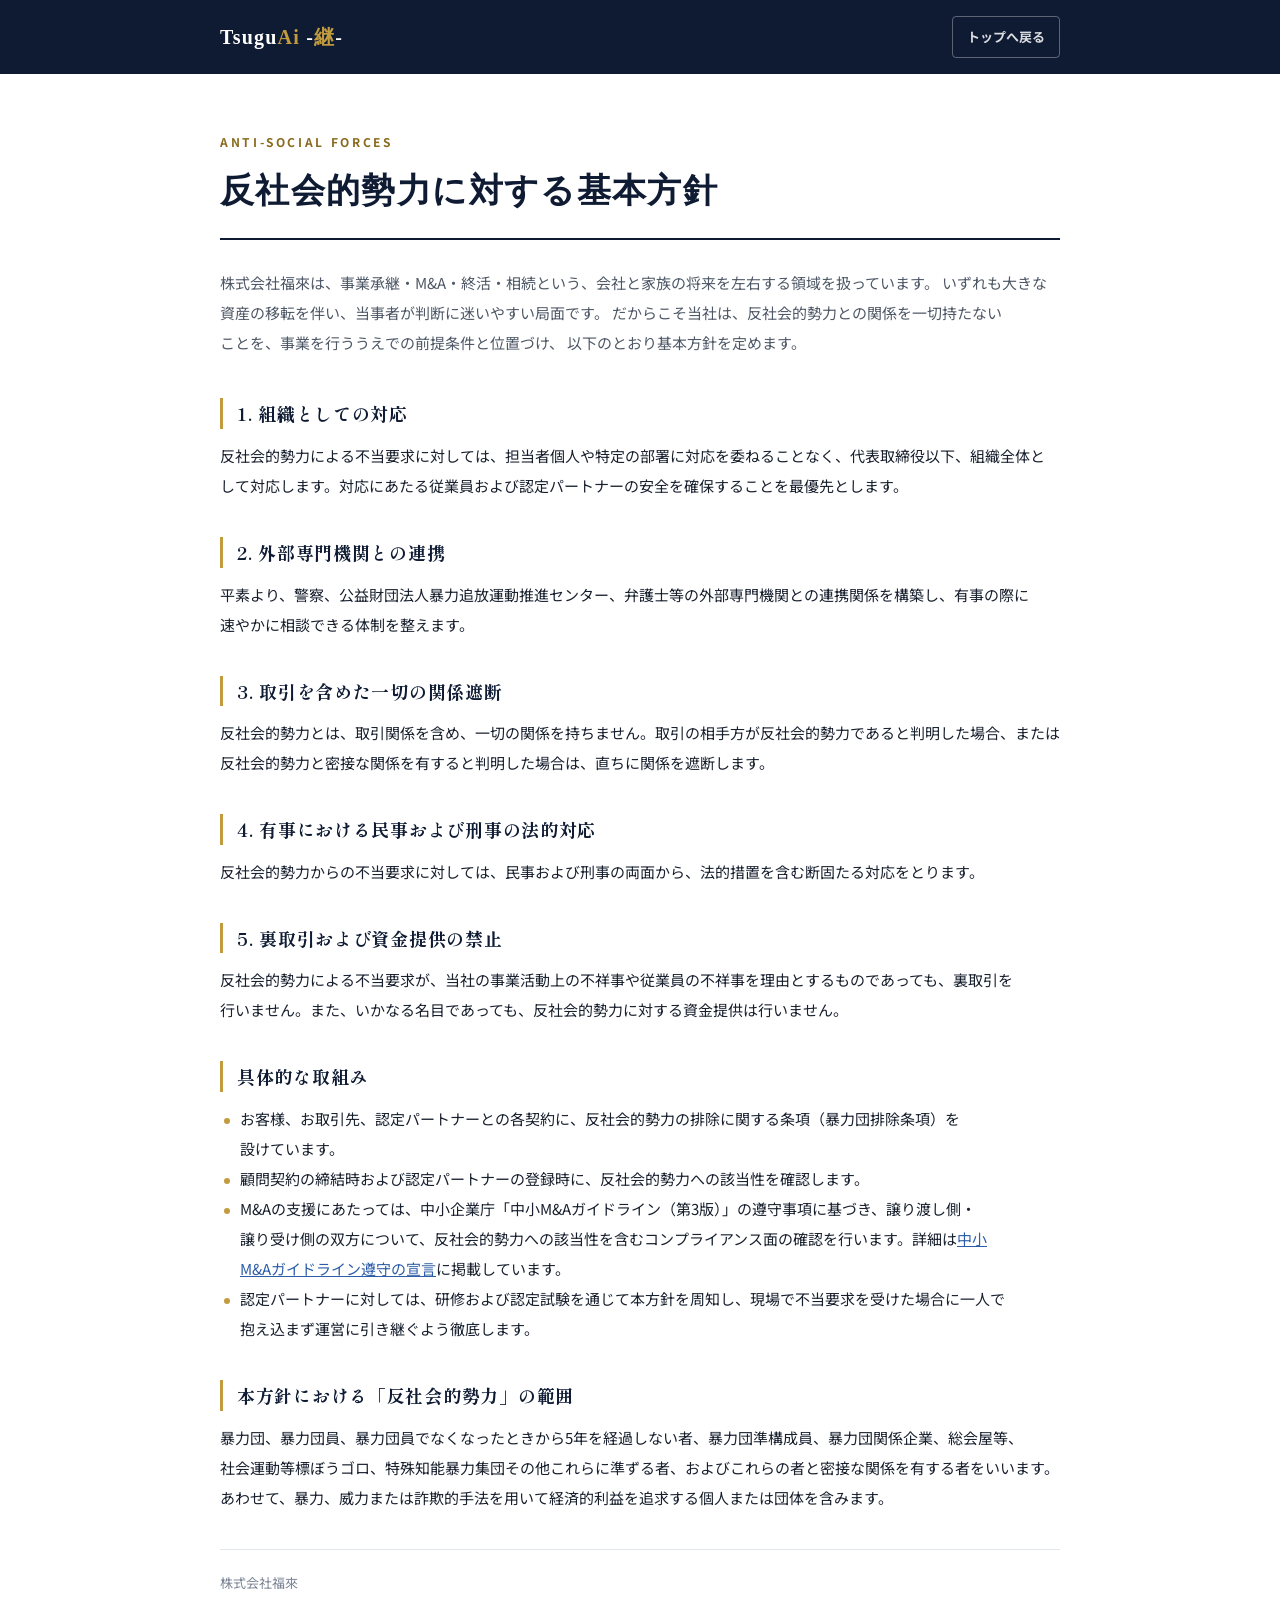
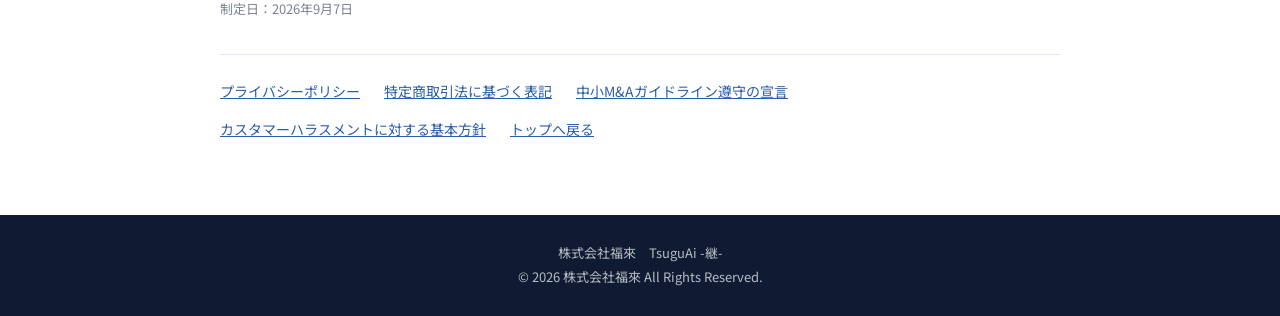
<file: anti-social.html>
<!DOCTYPE html>
<html lang="ja">
<head>
<meta charset="UTF-8">
<meta name="viewport" content="width=device-width, initial-scale=1.0">
<title>反社会的勢力に対する基本方針 | TsuguAi -継- 株式会社福來</title>
<meta name="description" content="株式会社福來は、反社会的勢力との一切の関係を遮断することを事業の前提条件と位置づけています。その基本方針と具体的な取組みを掲載しています。">
<meta name="robots" content="index,follow">
<link rel="canonical" href="https://www.fuku-tsugu.jp/anti-social">
<link rel="icon" href="/favicon.ico?v=4" sizes="any">
<link rel="icon" type="image/png" sizes="32x32" href="/favicon-32.png?v=4">
<link rel="apple-touch-icon" sizes="180x180" href="/apple-touch-icon.png?v=4">
<link rel="preconnect" href="https://fonts.googleapis.com">
<link rel="preconnect" href="https://fonts.gstatic.com" crossorigin>
<link href="https://fonts.googleapis.com/css2?family=Shippori+Mincho+B1:wght@500;600;700&family=Noto+Sans+JP:wght@300;400;500;700&display=swap" rel="stylesheet">
<link rel="stylesheet" href="legal.css">
</head>
<body>

<header class="lg-head">
  <div class="lg-head-inner">
    <a class="lg-logo" href="./">Tsugu<span>Ai</span> -<span>継</span>-</a>
    <a class="lg-back" href="./">トップへ戻る</a>
  </div>
</header>

<main class="lg-wrap">
  <p class="lg-eyebrow">ANTI-SOCIAL FORCES</p>
  <h1 class="lg-title serif">反社会的勢力に対する基本方針</h1>
  <p class="lg-lead">
    株式会社福來は、事業承継・M&amp;A・終活・相続という、会社と家族の将来を左右する領域を扱っています。
    いずれも大きな資産の移転を伴い、当事者が判断に迷いやすい局面です。
    だからこそ当社は、反社会的勢力との関係を一切持たないことを、事業を行ううえでの前提条件と位置づけ、
    以下のとおり基本方針を定めます。
  </p>

  <section class="lg-sec">
    <h2 class="lg-h2">1. 組織としての対応</h2>
    <p>反社会的勢力による不当要求に対しては、担当者個人や特定の部署に対応を委ねることなく、代表取締役以下、組織全体として対応します。対応にあたる従業員および認定パートナーの安全を確保することを最優先とします。</p>
  </section>

  <section class="lg-sec">
    <h2 class="lg-h2">2. 外部専門機関との連携</h2>
    <p>平素より、警察、公益財団法人暴力追放運動推進センター、弁護士等の外部専門機関との連携関係を構築し、有事の際に速やかに相談できる体制を整えます。</p>
  </section>

  <section class="lg-sec">
    <h2 class="lg-h2">3. 取引を含めた一切の関係遮断</h2>
    <p>反社会的勢力とは、取引関係を含め、一切の関係を持ちません。取引の相手方が反社会的勢力であると判明した場合、または反社会的勢力と密接な関係を有すると判明した場合は、直ちに関係を遮断します。</p>
  </section>

  <section class="lg-sec">
    <h2 class="lg-h2">4. 有事における民事および刑事の法的対応</h2>
    <p>反社会的勢力からの不当要求に対しては、民事および刑事の両面から、法的措置を含む断固たる対応をとります。</p>
  </section>

  <section class="lg-sec">
    <h2 class="lg-h2">5. 裏取引および資金提供の禁止</h2>
    <p>反社会的勢力による不当要求が、当社の事業活動上の不祥事や従業員の不祥事を理由とするものであっても、裏取引を行いません。また、いかなる名目であっても、反社会的勢力に対する資金提供は行いません。</p>
  </section>

  <section class="lg-sec">
    <h2 class="lg-h2">具体的な取組み</h2>
    <ul class="lg-list">
      <li>お客様、お取引先、認定パートナーとの各契約に、反社会的勢力の排除に関する条項（暴力団排除条項）を設けています。</li>
      <li>顧問契約の締結時および認定パートナーの登録時に、反社会的勢力への該当性を確認します。</li>
      <li>M&amp;Aの支援にあたっては、中小企業庁「中小M&amp;Aガイドライン（第3版）」の遵守事項に基づき、譲り渡し側・譲り受け側の双方について、反社会的勢力への該当性を含むコンプライアンス面の確認を行います。詳細は<a href="ma-guideline.html">中小M&amp;Aガイドライン遵守の宣言</a>に掲載しています。</li>
      <li>認定パートナーに対しては、研修および認定試験を通じて本方針を周知し、現場で不当要求を受けた場合に一人で抱え込まず運営に引き継ぐよう徹底します。</li>
    </ul>
  </section>

  <section class="lg-sec">
    <h2 class="lg-h2">本方針における「反社会的勢力」の範囲</h2>
    <p>暴力団、暴力団員、暴力団員でなくなったときから5年を経過しない者、暴力団準構成員、暴力団関係企業、総会屋等、社会運動等標ぼうゴロ、特殊知能暴力集団その他これらに準ずる者、およびこれらの者と密接な関係を有する者をいいます。あわせて、暴力、威力または詐欺的手法を用いて経済的利益を追求する個人または団体を含みます。</p>
  </section>

  <p class="lg-date">株式会社福來<br>制定日：2026年9月7日</p>

  <nav class="lg-links" aria-label="関連ページ">
    <a href="privacy.html">プライバシーポリシー</a>
    <a href="tokushoho.html">特定商取引法に基づく表記</a>
    <a href="ma-guideline.html">中小M&amp;Aガイドライン遵守の宣言</a>
    <a href="customer-harassment.html">カスタマーハラスメントに対する基本方針</a>
    <a href="./">トップへ戻る</a>
  </nav>
</main>

<footer class="lg-foot">
  <p>株式会社福來　TsuguAi -継-</p>
  <p>© 2026 株式会社福來 All Rights Reserved.</p>
</footer>

<!-- Cloudflare Web Analytics（cookieを使わないため同意バナーは不要） -->
<script type="module" src="https://static.cloudflareinsights.com/beacon.min.js" data-cf-beacon='{"token": "729e7d65218544fba5be7a5646ae381f"}'></script>
</body>
</html>
</file>
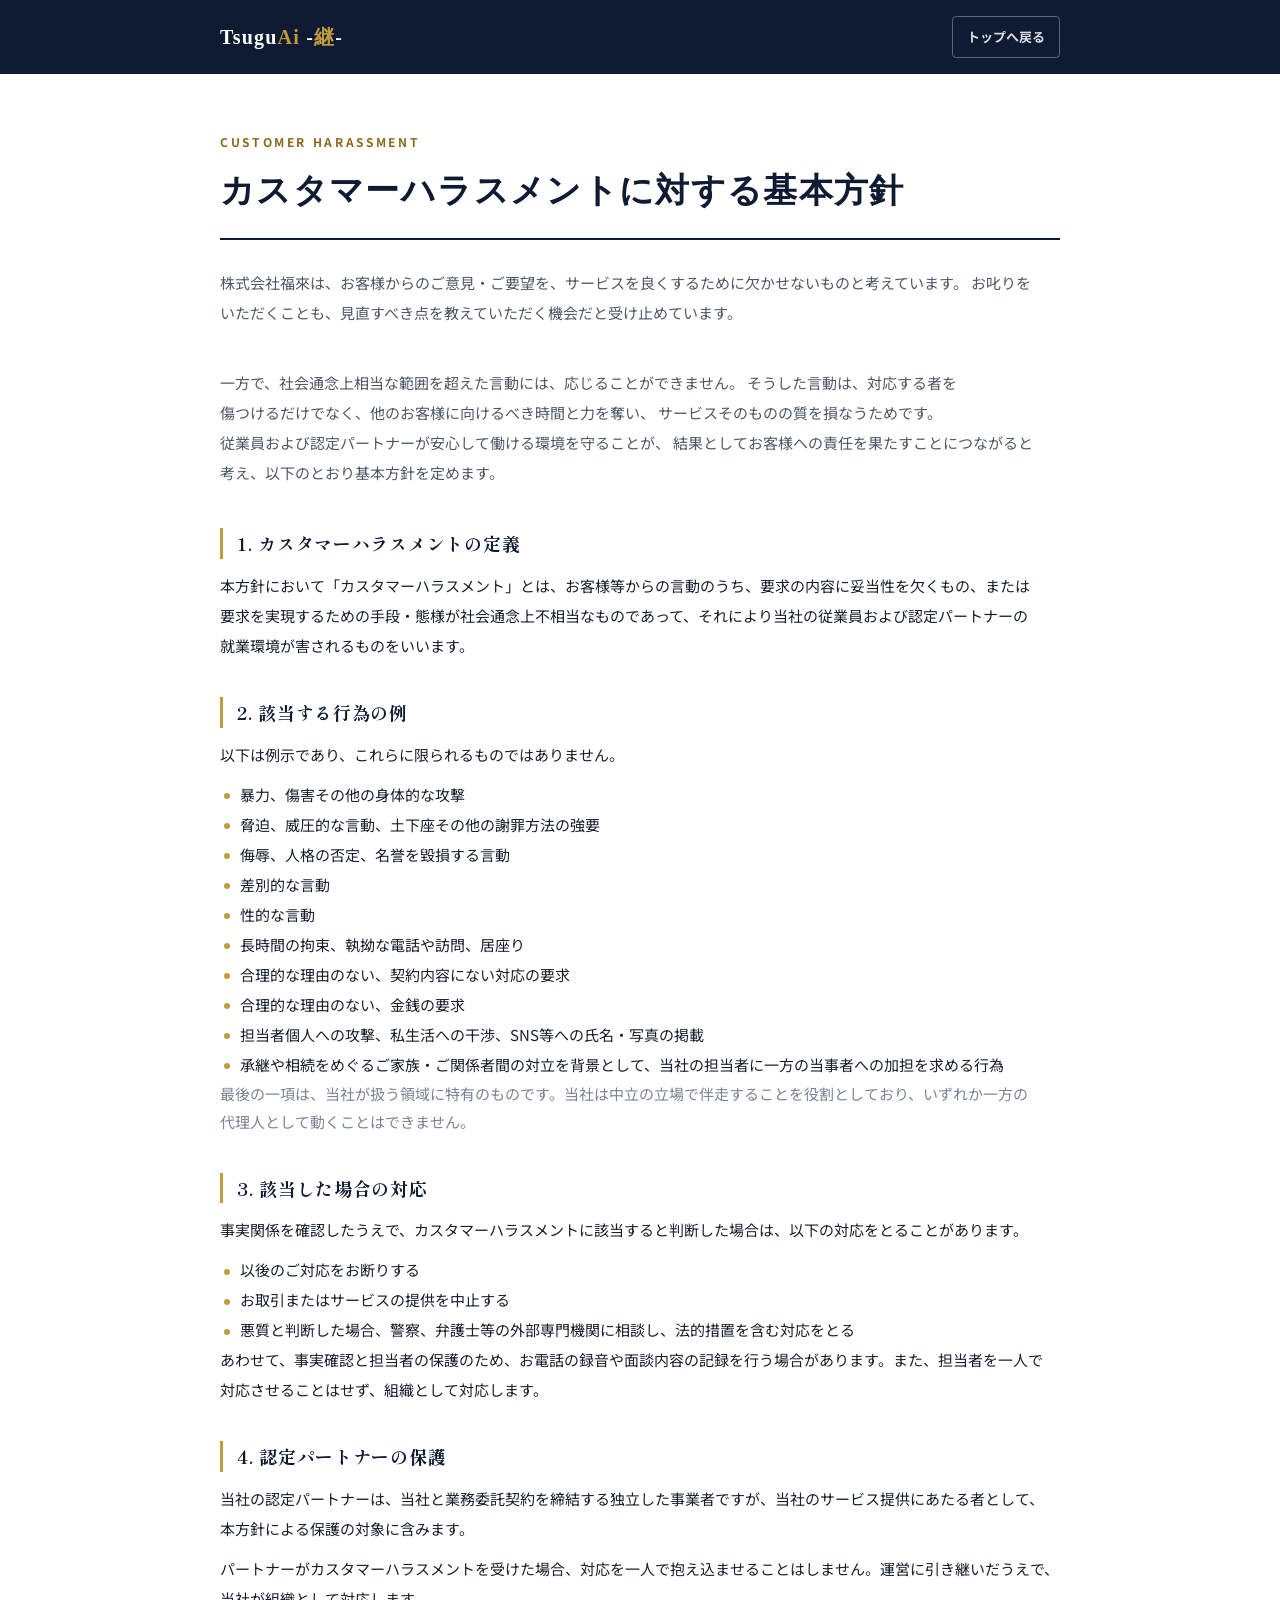
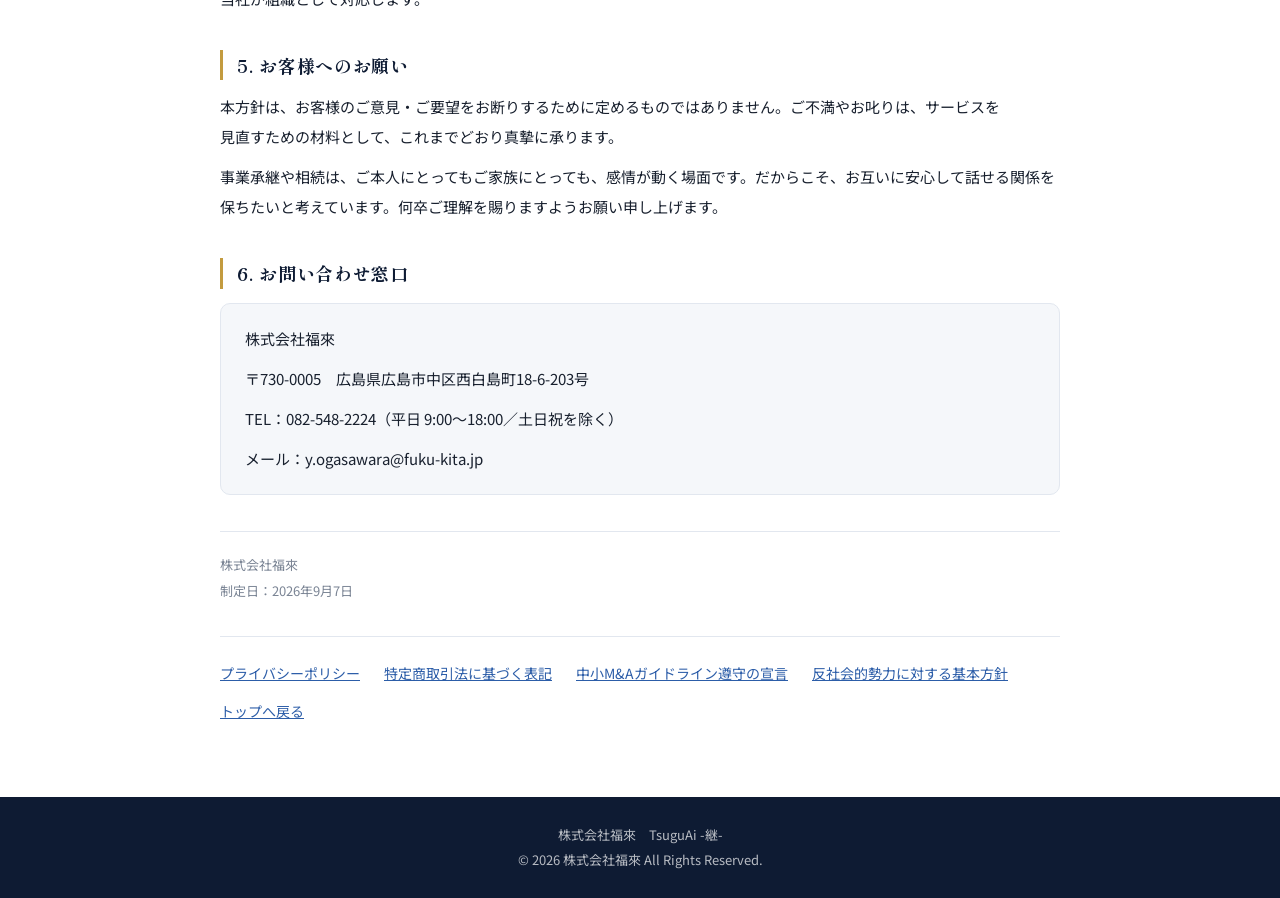
<file: customer-harassment.html>
<!DOCTYPE html>
<html lang="ja">
<head>
<meta charset="UTF-8">
<meta name="viewport" content="width=device-width, initial-scale=1.0">
<title>カスタマーハラスメントに対する基本方針 | TsuguAi -継- 株式会社福來</title>
<meta name="description" content="株式会社福來は、お客様のご意見を真摯に承る一方で、社会通念上相当な範囲を超えた言動から従業員および認定パートナーを守るための基本方針を定めています。">
<meta name="robots" content="index,follow">
<link rel="canonical" href="https://www.fuku-tsugu.jp/customer-harassment">
<link rel="icon" href="/favicon.ico?v=4" sizes="any">
<link rel="icon" type="image/png" sizes="32x32" href="/favicon-32.png?v=4">
<link rel="apple-touch-icon" sizes="180x180" href="/apple-touch-icon.png?v=4">
<link rel="preconnect" href="https://fonts.googleapis.com">
<link rel="preconnect" href="https://fonts.gstatic.com" crossorigin>
<link href="https://fonts.googleapis.com/css2?family=Shippori+Mincho+B1:wght@500;600;700&family=Noto+Sans+JP:wght@300;400;500;700&display=swap" rel="stylesheet">
<link rel="stylesheet" href="legal.css">
</head>
<body>

<header class="lg-head">
  <div class="lg-head-inner">
    <a class="lg-logo" href="./">Tsugu<span>Ai</span> -<span>継</span>-</a>
    <a class="lg-back" href="./">トップへ戻る</a>
  </div>
</header>

<main class="lg-wrap">
  <p class="lg-eyebrow">CUSTOMER HARASSMENT</p>
  <h1 class="lg-title serif">カスタマーハラスメントに対する基本方針</h1>
  <p class="lg-lead">
    株式会社福來は、お客様からのご意見・ご要望を、サービスを良くするために欠かせないものと考えています。
    お叱りをいただくことも、見直すべき点を教えていただく機会だと受け止めています。
  </p>
  <p class="lg-lead">
    一方で、社会通念上相当な範囲を超えた言動には、応じることができません。
    そうした言動は、対応する者を傷つけるだけでなく、他のお客様に向けるべき時間と力を奪い、
    サービスそのものの質を損なうためです。
    従業員および認定パートナーが安心して働ける環境を守ることが、
    結果としてお客様への責任を果たすことにつながると考え、以下のとおり基本方針を定めます。
  </p>

  <section class="lg-sec">
    <h2 class="lg-h2">1. カスタマーハラスメントの定義</h2>
    <p>本方針において「カスタマーハラスメント」とは、お客様等からの言動のうち、要求の内容に妥当性を欠くもの、または要求を実現するための手段・態様が社会通念上不相当なものであって、それにより当社の従業員および認定パートナーの就業環境が害されるものをいいます。</p>
  </section>

  <section class="lg-sec">
    <h2 class="lg-h2">2. 該当する行為の例</h2>
    <p>以下は例示であり、これらに限られるものではありません。</p>
    <ul class="lg-list">
      <li>暴力、傷害その他の身体的な攻撃</li>
      <li>脅迫、威圧的な言動、土下座その他の謝罪方法の強要</li>
      <li>侮辱、人格の否定、名誉を毀損する言動</li>
      <li>差別的な言動</li>
      <li>性的な言動</li>
      <li>長時間の拘束、執拗な電話や訪問、居座り</li>
      <li>合理的な理由のない、契約内容にない対応の要求</li>
      <li>合理的な理由のない、金銭の要求</li>
      <li>担当者個人への攻撃、私生活への干渉、SNS等への氏名・写真の掲載</li>
      <li>承継や相続をめぐるご家族・ご関係者間の対立を背景として、当社の担当者に一方の当事者への加担を求める行為</li>
    </ul>
    <p class="lg-note">最後の一項は、当社が扱う領域に特有のものです。当社は中立の立場で伴走することを役割としており、いずれか一方の代理人として動くことはできません。</p>
  </section>

  <section class="lg-sec">
    <h2 class="lg-h2">3. 該当した場合の対応</h2>
    <p>事実関係を確認したうえで、カスタマーハラスメントに該当すると判断した場合は、以下の対応をとることがあります。</p>
    <ul class="lg-list">
      <li>以後のご対応をお断りする</li>
      <li>お取引またはサービスの提供を中止する</li>
      <li>悪質と判断した場合、警察、弁護士等の外部専門機関に相談し、法的措置を含む対応をとる</li>
    </ul>
    <p>あわせて、事実確認と担当者の保護のため、お電話の録音や面談内容の記録を行う場合があります。また、担当者を一人で対応させることはせず、組織として対応します。</p>
  </section>

  <section class="lg-sec">
    <h2 class="lg-h2">4. 認定パートナーの保護</h2>
    <p>当社の認定パートナーは、当社と業務委託契約を締結する独立した事業者ですが、当社のサービス提供にあたる者として、本方針による保護の対象に含みます。</p>
    <p>パートナーがカスタマーハラスメントを受けた場合、対応を一人で抱え込ませることはしません。運営に引き継いだうえで、当社が組織として対応します。</p>
  </section>

  <section class="lg-sec">
    <h2 class="lg-h2">5. お客様へのお願い</h2>
    <p>本方針は、お客様のご意見・ご要望をお断りするために定めるものではありません。ご不満やお叱りは、サービスを見直すための材料として、これまでどおり真摯に承ります。</p>
    <p>事業承継や相続は、ご本人にとってもご家族にとっても、感情が動く場面です。だからこそ、お互いに安心して話せる関係を保ちたいと考えています。何卒ご理解を賜りますようお願い申し上げます。</p>
  </section>

  <section class="lg-sec">
    <h2 class="lg-h2">6. お問い合わせ窓口</h2>
    <div class="lg-box">
      <p>株式会社福來</p>
      <p>〒730-0005　広島県広島市中区西白島町18-6-203号</p>
      <p>TEL：082-548-2224（平日 9:00〜18:00／土日祝を除く）</p>
      <p>メール：y.ogasawara@fuku-kita.jp</p>
    </div>
  </section>

  <p class="lg-date">株式会社福來<br>制定日：2026年9月7日</p>

  <nav class="lg-links" aria-label="関連ページ">
    <a href="privacy.html">プライバシーポリシー</a>
    <a href="tokushoho.html">特定商取引法に基づく表記</a>
    <a href="ma-guideline.html">中小M&amp;Aガイドライン遵守の宣言</a>
    <a href="anti-social.html">反社会的勢力に対する基本方針</a>
    <a href="./">トップへ戻る</a>
  </nav>
</main>

<footer class="lg-foot">
  <p>株式会社福來　TsuguAi -継-</p>
  <p>© 2026 株式会社福來 All Rights Reserved.</p>
</footer>

<!-- Cloudflare Web Analytics（cookieを使わないため同意バナーは不要） -->
<script type="module" src="https://static.cloudflareinsights.com/beacon.min.js" data-cf-beacon='{"token": "729e7d65218544fba5be7a5646ae381f"}'></script>
</body>
</html>
</file>
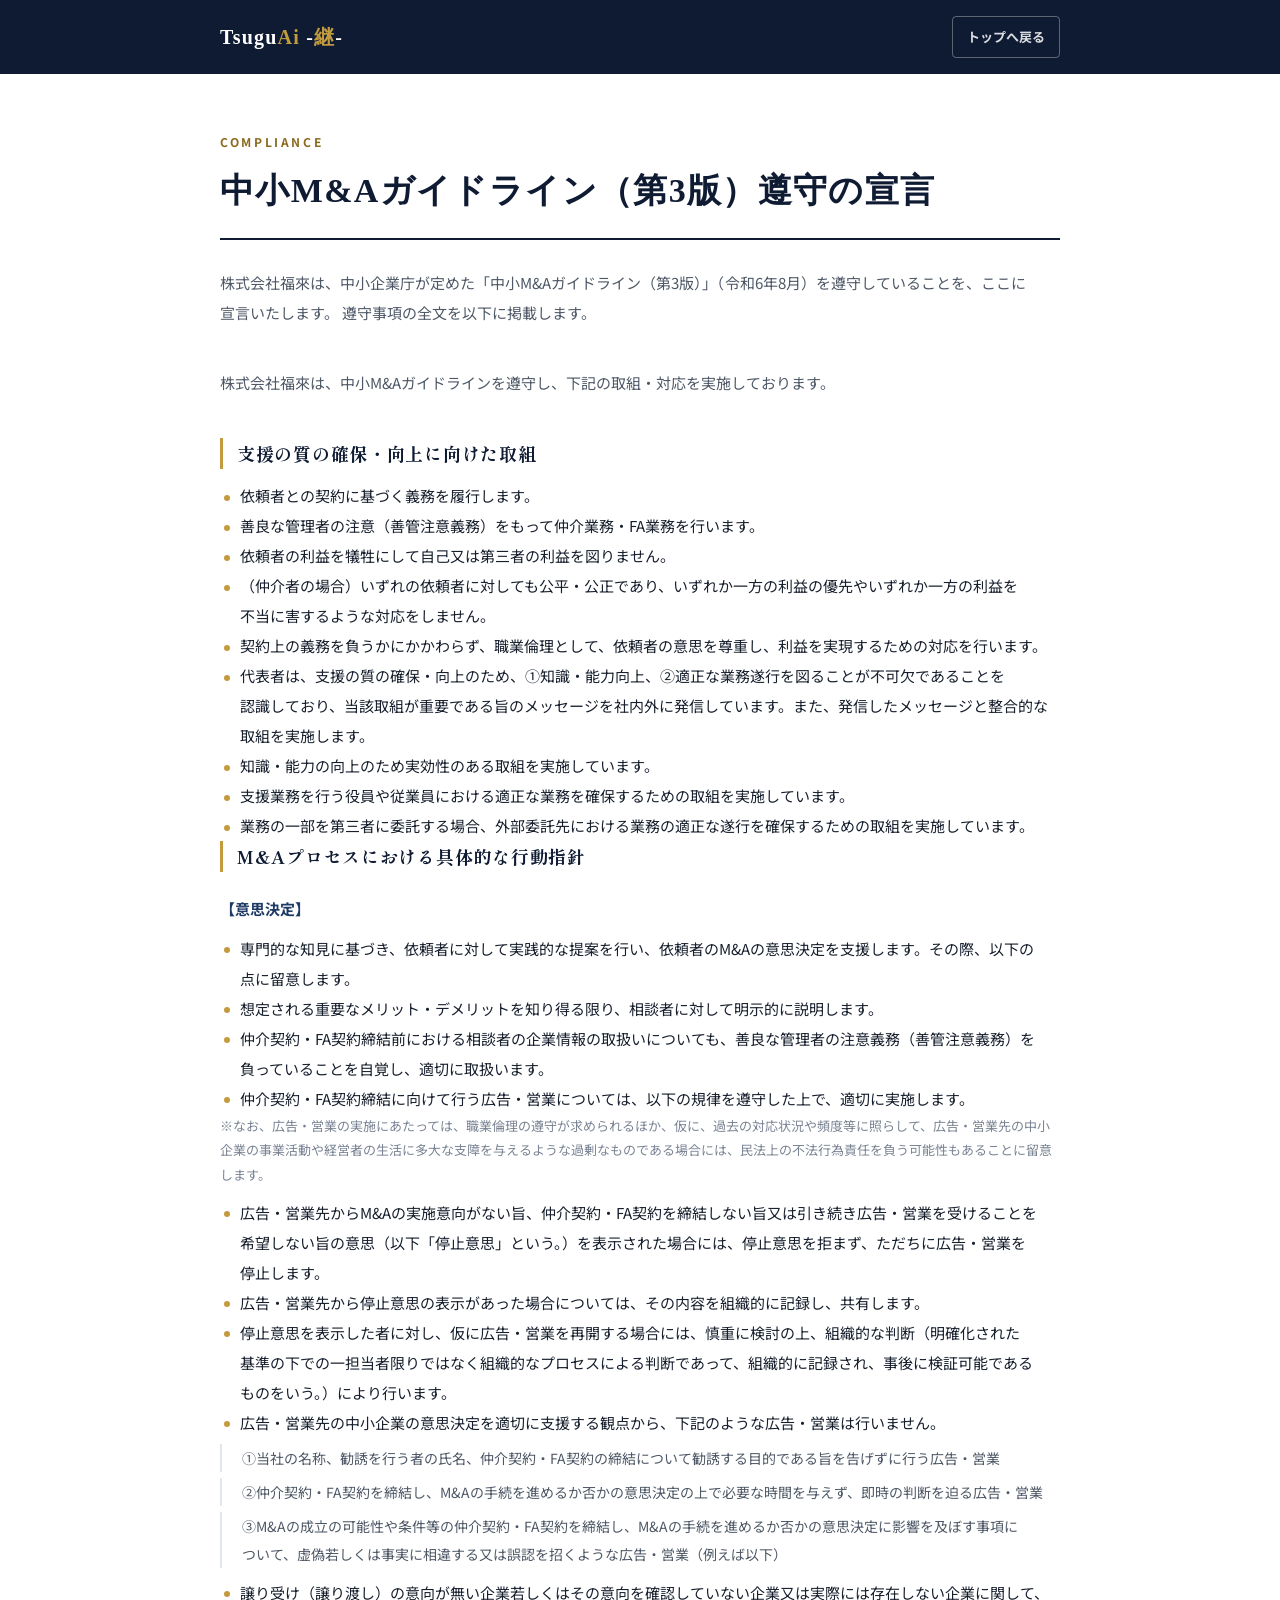
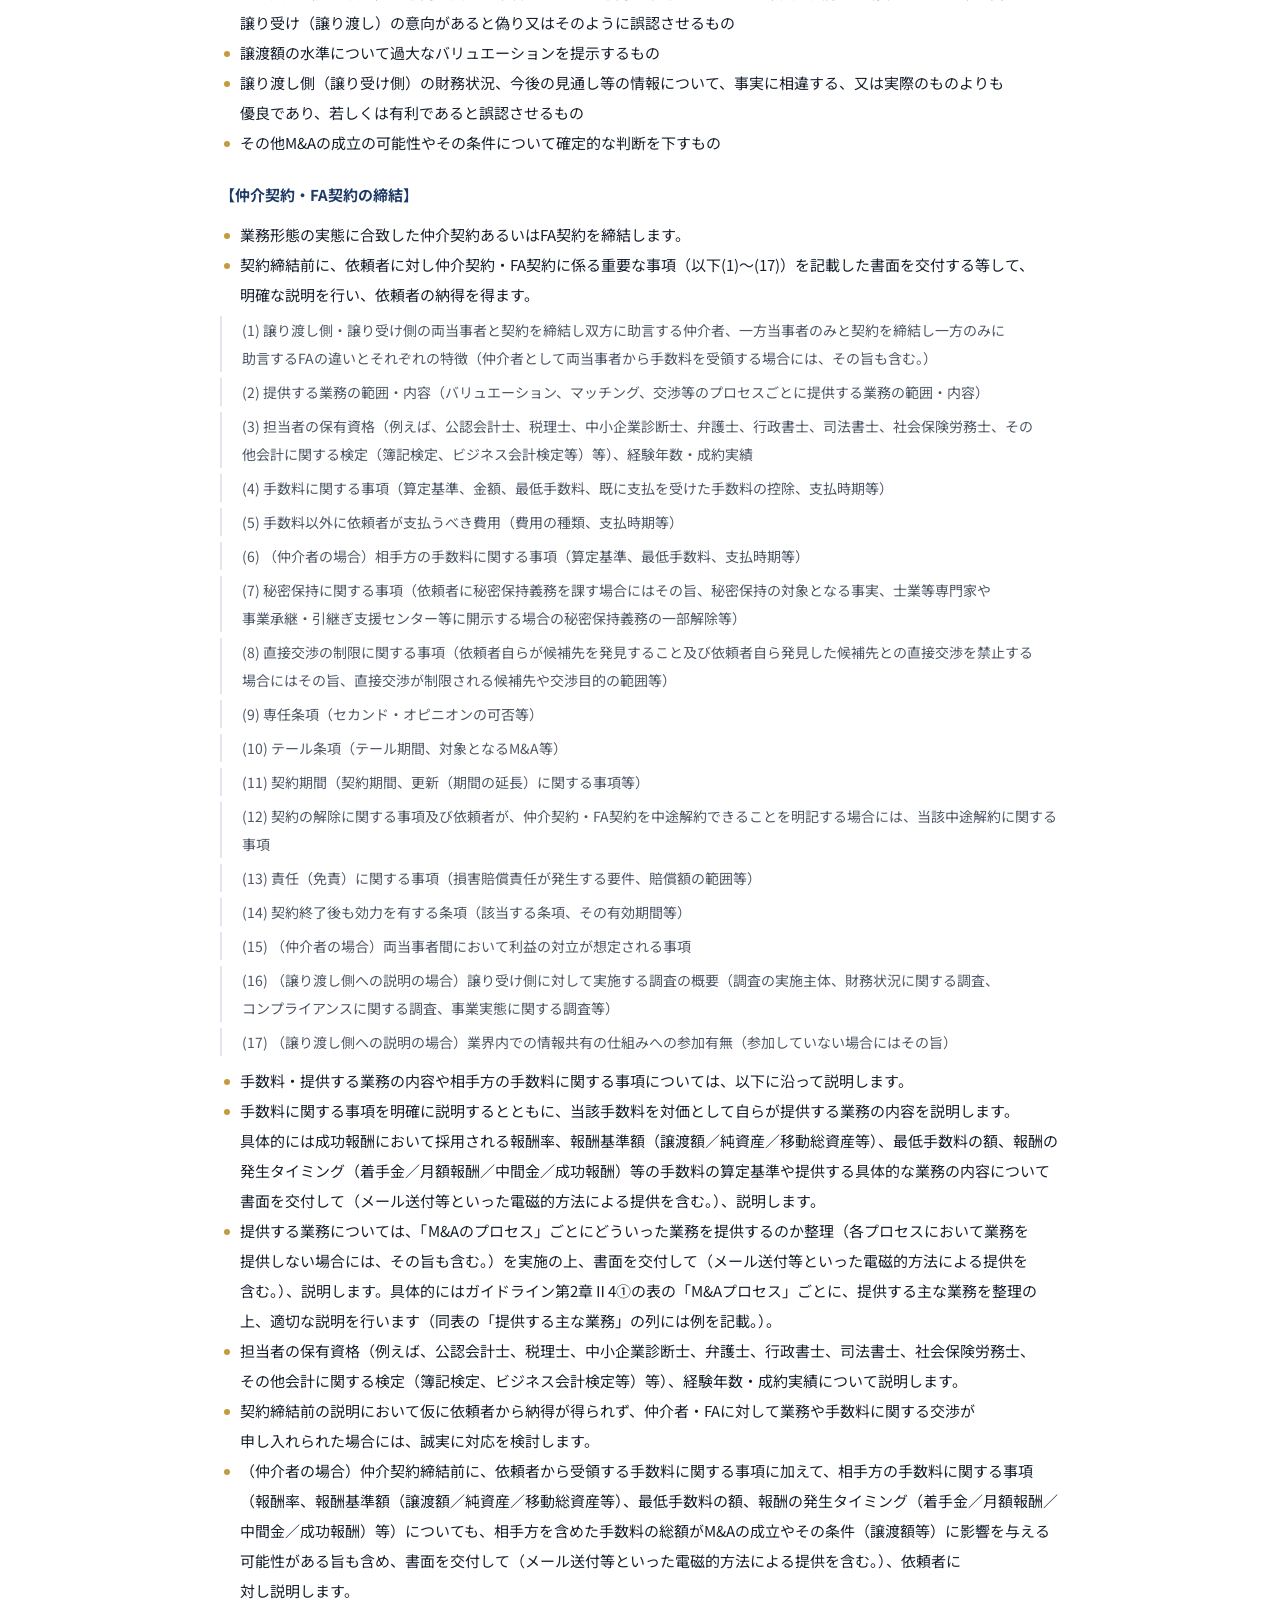
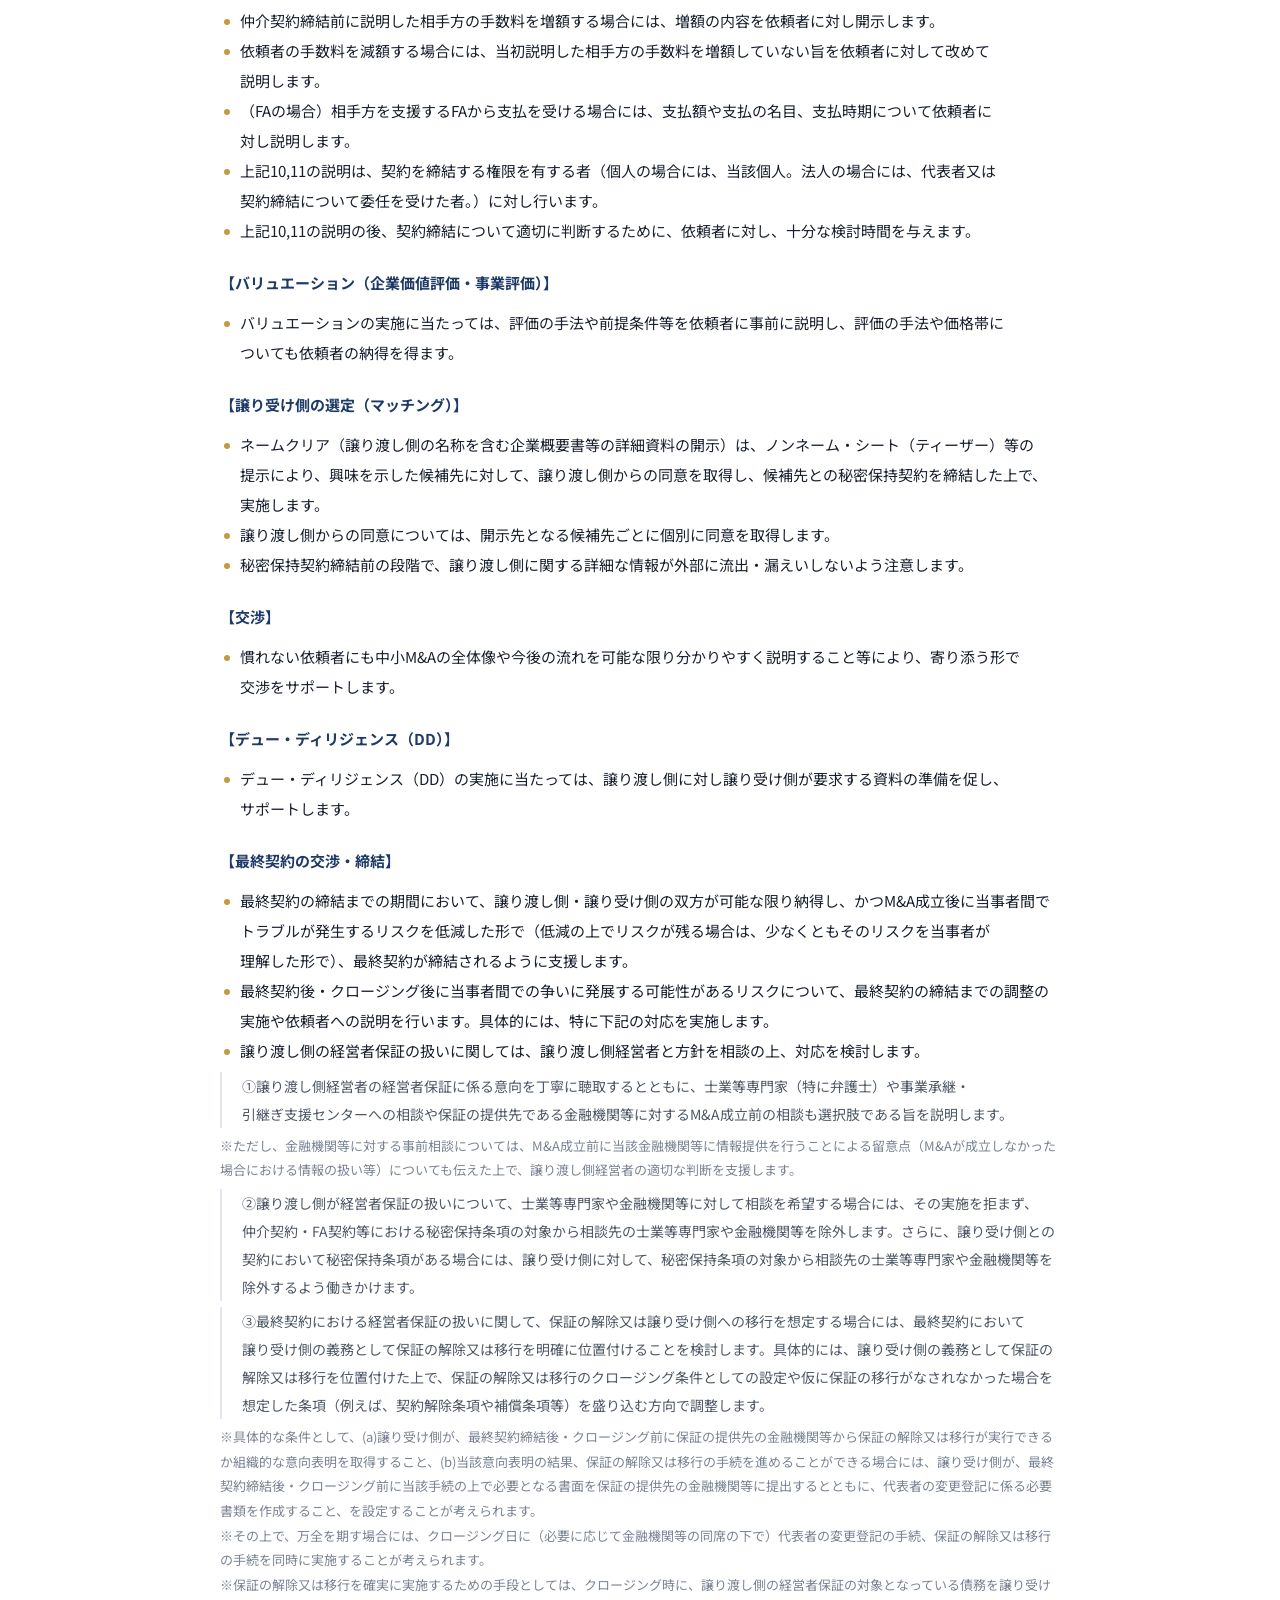
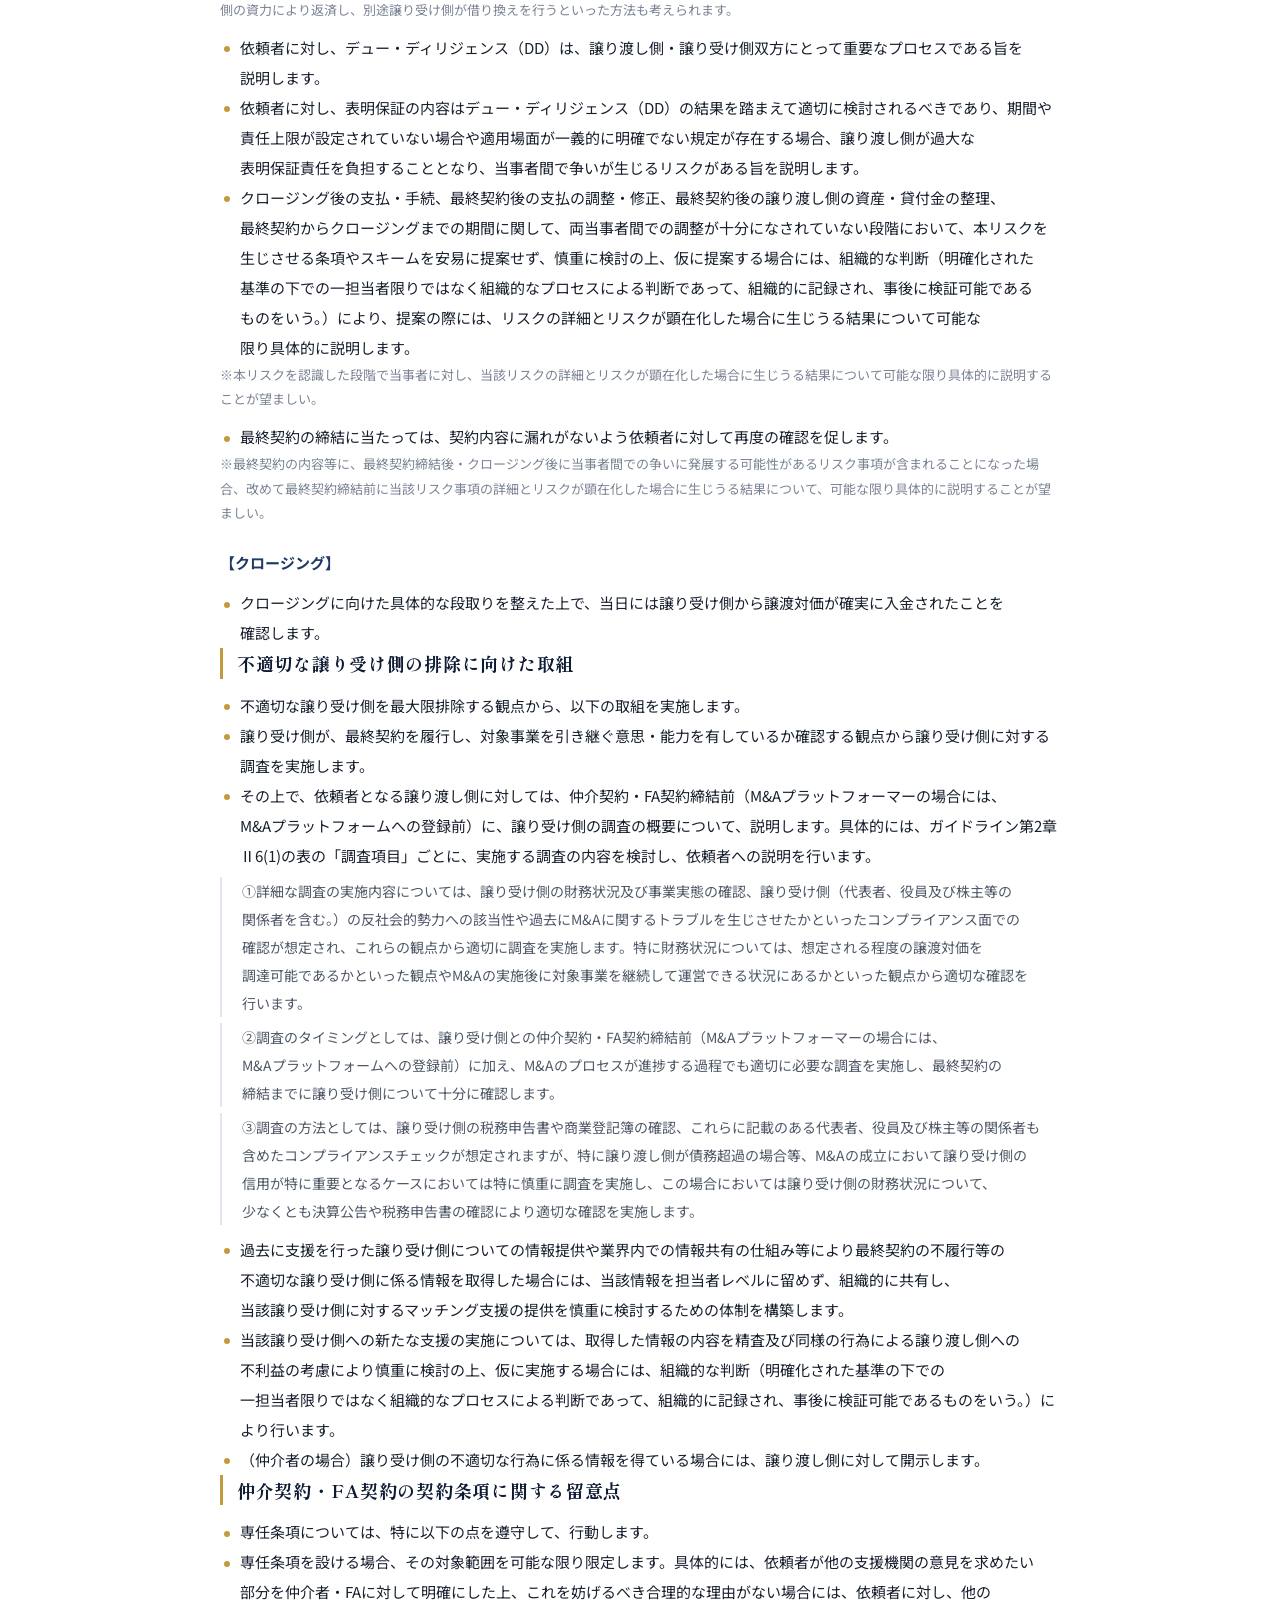
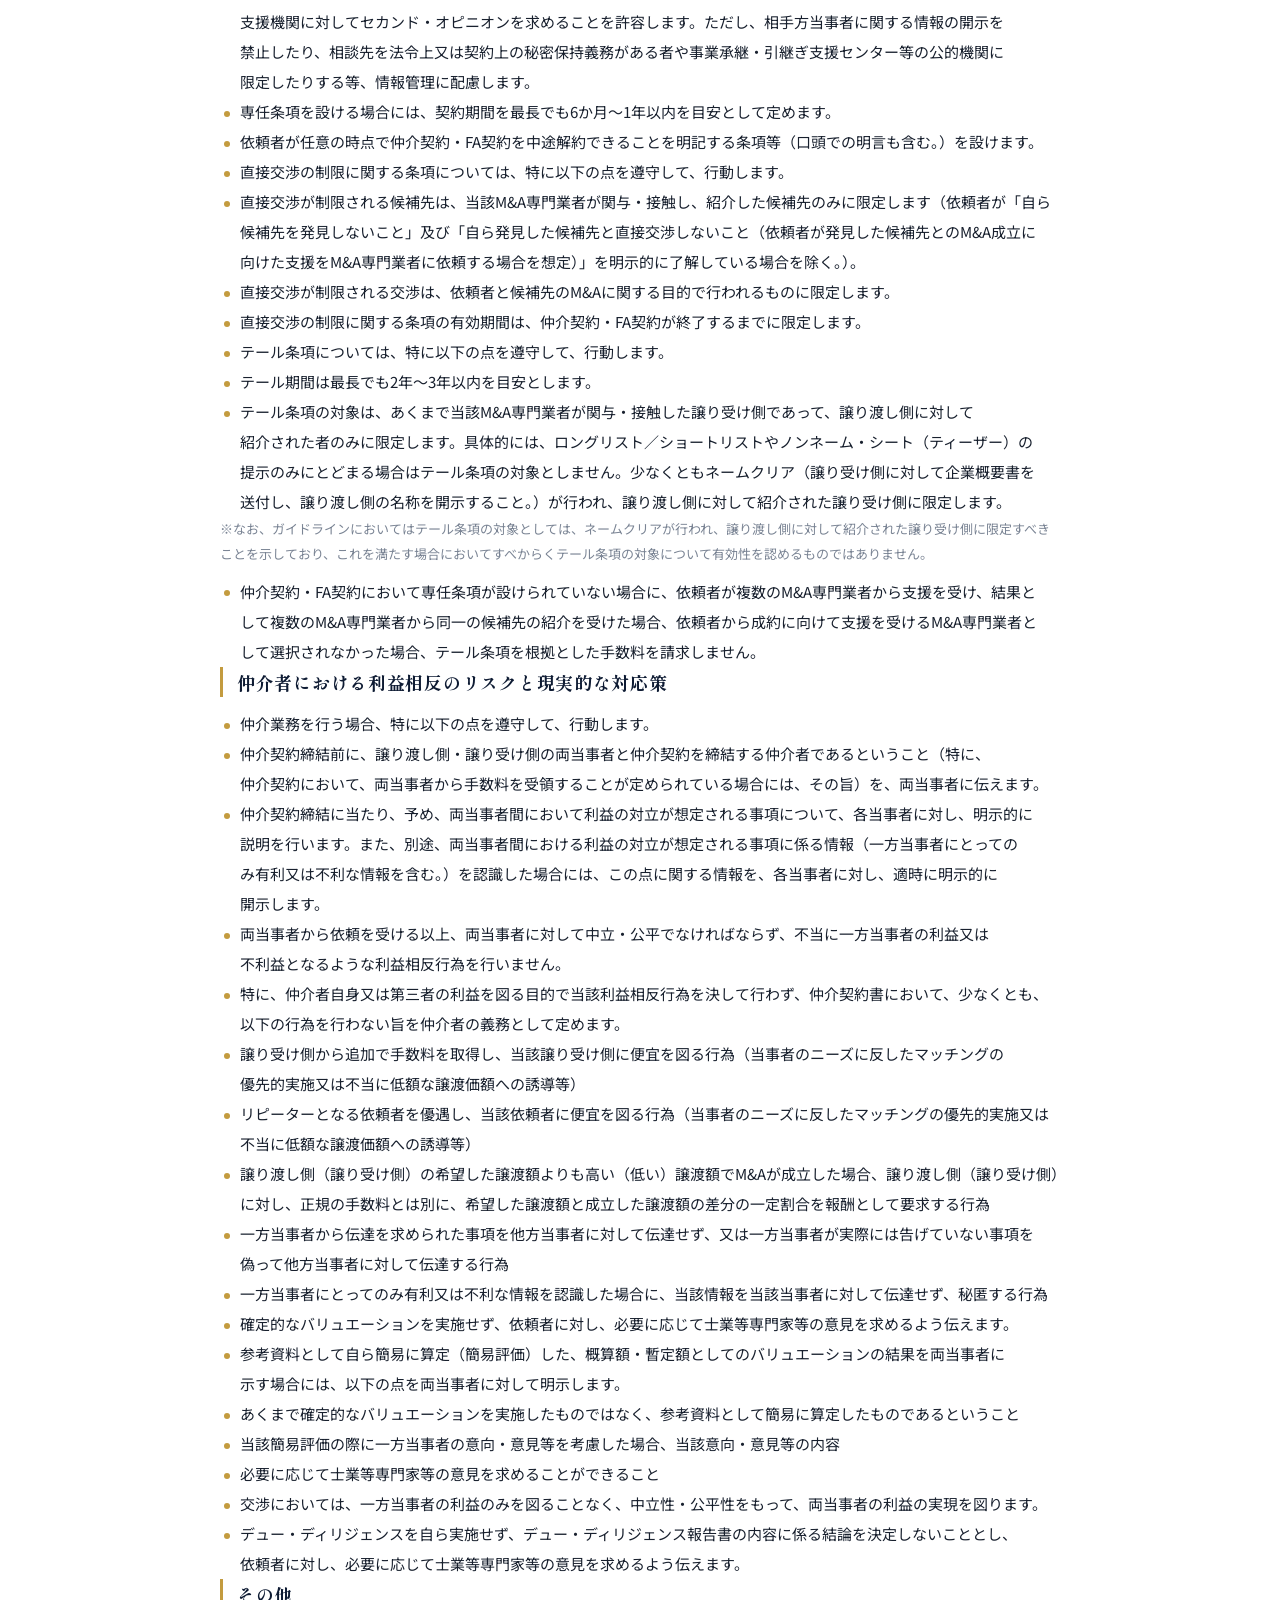
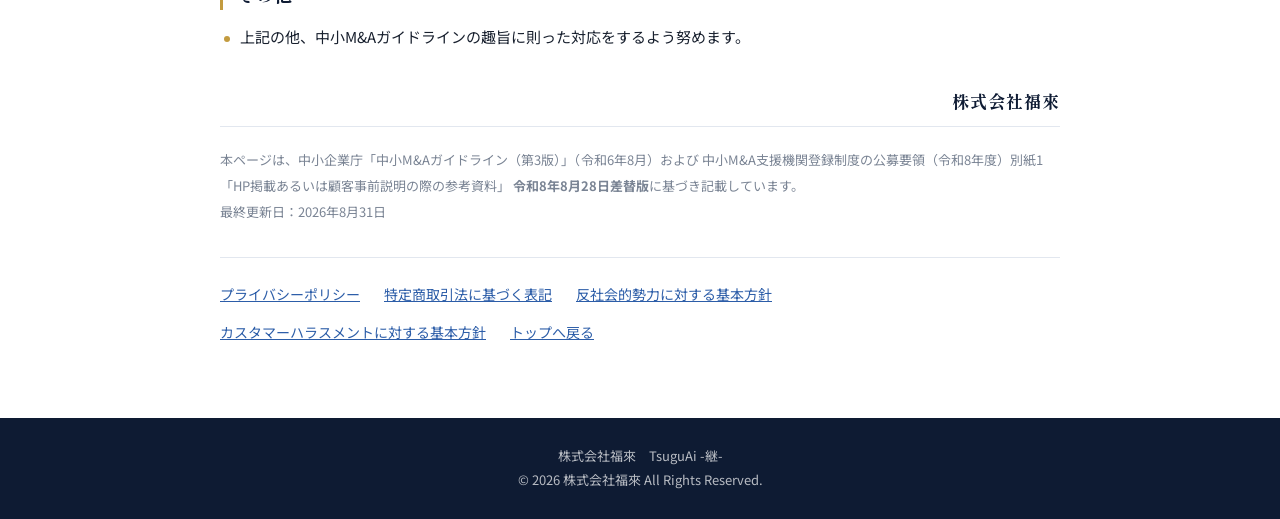
<file: ma-guideline.html>
<!DOCTYPE html>
<html lang="ja">
<head>
<meta charset="UTF-8">
<meta name="viewport" content="width=device-width, initial-scale=1.0">
<title>中小M&amp;Aガイドライン（第3版）遵守の宣言 | TsuguAi -継- 株式会社福來</title>
<meta name="description" content="株式会社福來は、中小企業庁が定めた「中小M&amp;Aガイドライン（第3版）」を遵守しています。遵守事項の全文を掲載しています。">
<meta name="robots" content="index,follow">
<link rel="canonical" href="https://www.fuku-tsugu.jp/ma-guideline">
<link rel="icon" href="/favicon.ico?v=4" sizes="any">
<link rel="icon" type="image/png" sizes="32x32" href="/favicon-32.png?v=4">
<link rel="apple-touch-icon" sizes="180x180" href="/apple-touch-icon.png?v=4">
<link rel="preconnect" href="https://fonts.googleapis.com">
<link rel="preconnect" href="https://fonts.gstatic.com" crossorigin>
<link href="https://fonts.googleapis.com/css2?family=Shippori+Mincho+B1:wght@500;600;700&family=Noto+Sans+JP:wght@300;400;500;700&display=swap" rel="stylesheet">
<link rel="stylesheet" href="legal.css">
</head>
<body>

<header class="lg-head">
  <div class="lg-head-inner">
    <a class="lg-logo" href="./">Tsugu<span>Ai</span> -<span>継</span>-</a>
    <a class="lg-back" href="./">トップへ戻る</a>
  </div>
</header>

<main class="lg-wrap">
  <p class="lg-eyebrow">COMPLIANCE</p>
  <h1 class="lg-title serif">中小M&amp;Aガイドライン（第3版）遵守の宣言</h1>
  <p class="lg-lead">
    株式会社福來は、中小企業庁が定めた「中小M&amp;Aガイドライン（第3版）」（令和6年8月）を遵守していることを、ここに宣言いたします。
    遵守事項の全文を以下に掲載します。
  </p>
  <p class="lg-lead">株式会社福來は、中小M&amp;Aガイドラインを遵守し、下記の取組・対応を実施しております。</p>

  <div class="lg-decl">

  <h2 class="lg-h2">支援の質の確保・向上に向けた取組</h2>
  <ul class="lg-list">
    <li>依頼者との契約に基づく義務を履行します。</li>
    <li>善良な管理者の注意（善管注意義務）をもって仲介業務・FA業務を行います。</li>
    <li>依頼者の利益を犠牲にして自己又は第三者の利益を図りません。</li>
    <li>（仲介者の場合）いずれの依頼者に対しても公平・公正であり、いずれか一方の利益の優先やいずれか一方の利益を不当に害するような対応をしません。</li>
    <li>契約上の義務を負うかにかかわらず、職業倫理として、依頼者の意思を尊重し、利益を実現するための対応を行います。</li>
    <li>代表者は、支援の質の確保・向上のため、①知識・能力向上、②適正な業務遂行を図ることが不可欠であることを認識しており、当該取組が重要である旨のメッセージを社内外に発信しています。また、発信したメッセージと整合的な取組を実施します。</li>
    <li>知識・能力の向上のため実効性のある取組を実施しています。</li>
    <li>支援業務を行う役員や従業員における適正な業務を確保するための取組を実施しています。</li>
    <li>業務の一部を第三者に委託する場合、外部委託先における業務の適正な遂行を確保するための取組を実施しています。</li>
  </ul>

  <h2 class="lg-h2">M&amp;Aプロセスにおける具体的な行動指針</h2>
  <h3 class="lg-h3">【意思決定】</h3>
  <ul class="lg-list">
    <li>専門的な知見に基づき、依頼者に対して実践的な提案を行い、依頼者のM&amp;Aの意思決定を支援します。その際、以下の点に留意します。</li>
    <li>想定される重要なメリット・デメリットを知り得る限り、相談者に対して明示的に説明します。</li>
    <li>仲介契約・FA契約締結前における相談者の企業情報の取扱いについても、善良な管理者の注意義務（善管注意義務）を負っていることを自覚し、適切に取扱います。</li>
    <li>仲介契約・FA契約締結に向けて行う広告・営業については、以下の規律を遵守した上で、適切に実施します。</li>
  </ul>
  <p class="lg-note">※なお、広告・営業の実施にあたっては、職業倫理の遵守が求められるほか、仮に、過去の対応状況や頻度等に照らして、広告・営業先の中小企業の事業活動や経営者の生活に多大な支障を与えるような過剰なものである場合には、民法上の不法行為責任を負う可能性もあることに留意します。</p>
  <ul class="lg-list">
    <li>広告・営業先からM&amp;Aの実施意向がない旨、仲介契約・FA契約を締結しない旨又は引き続き広告・営業を受けることを希望しない旨の意思（以下「停止意思」という。）を表示された場合には、停止意思を拒まず、ただちに広告・営業を停止します。</li>
    <li>広告・営業先から停止意思の表示があった場合については、その内容を組織的に記録し、共有します。</li>
    <li>停止意思を表示した者に対し、仮に広告・営業を再開する場合には、慎重に検討の上、組織的な判断（明確化された基準の下での一担当者限りではなく組織的なプロセスによる判断であって、組織的に記録され、事後に検証可能であるものをいう。）により行います。</li>
    <li>広告・営業先の中小企業の意思決定を適切に支援する観点から、下記のような広告・営業は行いません。</li>
  </ul>
  <p class="lg-sub-item">①当社の名称、勧誘を行う者の氏名、仲介契約・FA契約の締結について勧誘する目的である旨を告げずに行う広告・営業</p>
  <p class="lg-sub-item">②仲介契約・FA契約を締結し、M&amp;Aの手続を進めるか否かの意思決定の上で必要な時間を与えず、即時の判断を迫る広告・営業</p>
  <p class="lg-sub-item">③M&amp;Aの成立の可能性や条件等の仲介契約・FA契約を締結し、M&amp;Aの手続を進めるか否かの意思決定に影響を及ぼす事項について、虚偽若しくは事実に相違する又は誤認を招くような広告・営業（例えば以下）</p>
  <ul class="lg-list">
    <li>譲り受け（譲り渡し）の意向が無い企業若しくはその意向を確認していない企業又は実際には存在しない企業に関して、譲り受け（譲り渡し）の意向があると偽り又はそのように誤認させるもの</li>
    <li>譲渡額の水準について過大なバリュエーションを提示するもの</li>
    <li>譲り渡し側（譲り受け側）の財務状況、今後の見通し等の情報について、事実に相違する、又は実際のものよりも優良であり、若しくは有利であると誤認させるもの</li>
    <li>その他M&amp;Aの成立の可能性やその条件について確定的な判断を下すもの</li>
  </ul>
  <h3 class="lg-h3">【仲介契約・FA契約の締結】</h3>
  <ul class="lg-list">
    <li>業務形態の実態に合致した仲介契約あるいはFA契約を締結します。</li>
    <li>契約締結前に、依頼者に対し仲介契約・FA契約に係る重要な事項（以下(1)〜(17)）を記載した書面を交付する等して、明確な説明を行い、依頼者の納得を得ます。</li>
  </ul>
  <p class="lg-sub-item">(1) 譲り渡し側・譲り受け側の両当事者と契約を締結し双方に助言する仲介者、一方当事者のみと契約を締結し一方のみに助言するFAの違いとそれぞれの特徴（仲介者として両当事者から手数料を受領する場合には、その旨も含む。）</p>
  <p class="lg-sub-item">(2) 提供する業務の範囲・内容（バリュエーション、マッチング、交渉等のプロセスごとに提供する業務の範囲・内容）</p>
  <p class="lg-sub-item">(3) 担当者の保有資格（例えば、公認会計士、税理士、中小企業診断士、弁護士、行政書士、司法書士、社会保険労務士、その他会計に関する検定（簿記検定、ビジネス会計検定等）等）、経験年数・成約実績</p>
  <p class="lg-sub-item">(4) 手数料に関する事項（算定基準、金額、最低手数料、既に支払を受けた手数料の控除、支払時期等）</p>
  <p class="lg-sub-item">(5) 手数料以外に依頼者が支払うべき費用（費用の種類、支払時期等）</p>
  <p class="lg-sub-item">(6) （仲介者の場合）相手方の手数料に関する事項（算定基準、最低手数料、支払時期等）</p>
  <p class="lg-sub-item">(7) 秘密保持に関する事項（依頼者に秘密保持義務を課す場合にはその旨、秘密保持の対象となる事実、士業等専門家や事業承継・引継ぎ支援センター等に開示する場合の秘密保持義務の一部解除等）</p>
  <p class="lg-sub-item">(8) 直接交渉の制限に関する事項（依頼者自らが候補先を発見すること及び依頼者自ら発見した候補先との直接交渉を禁止する場合にはその旨、直接交渉が制限される候補先や交渉目的の範囲等）</p>
  <p class="lg-sub-item">(9) 専任条項（セカンド・オピニオンの可否等）</p>
  <p class="lg-sub-item">(10) テール条項（テール期間、対象となるM&amp;A等）</p>
  <p class="lg-sub-item">(11) 契約期間（契約期間、更新（期間の延長）に関する事項等）</p>
  <p class="lg-sub-item">(12) 契約の解除に関する事項及び依頼者が、仲介契約・FA契約を中途解約できることを明記する場合には、当該中途解約に関する事項</p>
  <p class="lg-sub-item">(13) 責任（免責）に関する事項（損害賠償責任が発生する要件、賠償額の範囲等）</p>
  <p class="lg-sub-item">(14) 契約終了後も効力を有する条項（該当する条項、その有効期間等）</p>
  <p class="lg-sub-item">(15) （仲介者の場合）両当事者間において利益の対立が想定される事項</p>
  <p class="lg-sub-item">(16) （譲り渡し側への説明の場合）譲り受け側に対して実施する調査の概要（調査の実施主体、財務状況に関する調査、コンプライアンスに関する調査、事業実態に関する調査等）</p>
  <p class="lg-sub-item">(17) （譲り渡し側への説明の場合）業界内での情報共有の仕組みへの参加有無（参加していない場合にはその旨）</p>
  <ul class="lg-list">
    <li>手数料・提供する業務の内容や相手方の手数料に関する事項については、以下に沿って説明します。</li>
    <li>手数料に関する事項を明確に説明するとともに、当該手数料を対価として自らが提供する業務の内容を説明します。具体的には成功報酬において採用される報酬率、報酬基準額（譲渡額／純資産／移動総資産等）、最低手数料の額、報酬の発生タイミング（着手金／月額報酬／中間金／成功報酬）等の手数料の算定基準や提供する具体的な業務の内容について書面を交付して（メール送付等といった電磁的方法による提供を含む。）、説明します。</li>
    <li>提供する業務については、「M&amp;Aのプロセス」ごとにどういった業務を提供するのか整理（各プロセスにおいて業務を提供しない場合には、その旨も含む。）を実施の上、書面を交付して（メール送付等といった電磁的方法による提供を含む。）、説明します。具体的にはガイドライン第2章Ⅱ4①の表の「M&amp;Aプロセス」ごとに、提供する主な業務を整理の上、適切な説明を行います（同表の「提供する主な業務」の列には例を記載。）。</li>
    <li>担当者の保有資格（例えば、公認会計士、税理士、中小企業診断士、弁護士、行政書士、司法書士、社会保険労務士、その他会計に関する検定（簿記検定、ビジネス会計検定等）等）、経験年数・成約実績について説明します。</li>
    <li>契約締結前の説明において仮に依頼者から納得が得られず、仲介者・FAに対して業務や手数料に関する交渉が申し入れられた場合には、誠実に対応を検討します。</li>
    <li>（仲介者の場合）仲介契約締結前に、依頼者から受領する手数料に関する事項に加えて、相手方の手数料に関する事項（報酬率、報酬基準額（譲渡額／純資産／移動総資産等）、最低手数料の額、報酬の発生タイミング（着手金／月額報酬／中間金／成功報酬）等）についても、相手方を含めた手数料の総額がM&amp;Aの成立やその条件（譲渡額等）に影響を与える可能性がある旨も含め、書面を交付して（メール送付等といった電磁的方法による提供を含む。）、依頼者に対し説明します。</li>
    <li>仲介契約締結前に説明した相手方の手数料を増額する場合には、増額の内容を依頼者に対し開示します。</li>
    <li>依頼者の手数料を減額する場合には、当初説明した相手方の手数料を増額していない旨を依頼者に対して改めて説明します。</li>
    <li>（FAの場合）相手方を支援するFAから支払を受ける場合には、支払額や支払の名目、支払時期について依頼者に対し説明します。</li>
    <li>上記10,11の説明は、契約を締結する権限を有する者（個人の場合には、当該個人。法人の場合には、代表者又は契約締結について委任を受けた者。）に対し行います。</li>
    <li>上記10,11の説明の後、契約締結について適切に判断するために、依頼者に対し、十分な検討時間を与えます。</li>
  </ul>
  <h3 class="lg-h3">【バリュエーション（企業価値評価・事業評価）】</h3>
  <ul class="lg-list">
    <li>バリュエーションの実施に当たっては、評価の手法や前提条件等を依頼者に事前に説明し、評価の手法や価格帯についても依頼者の納得を得ます。</li>
  </ul>
  <h3 class="lg-h3">【譲り受け側の選定（マッチング）】</h3>
  <ul class="lg-list">
    <li>ネームクリア（譲り渡し側の名称を含む企業概要書等の詳細資料の開示）は、ノンネーム・シート（ティーザー）等の提示により、興味を示した候補先に対して、譲り渡し側からの同意を取得し、候補先との秘密保持契約を締結した上で、実施します。</li>
    <li>譲り渡し側からの同意については、開示先となる候補先ごとに個別に同意を取得します。</li>
    <li>秘密保持契約締結前の段階で、譲り渡し側に関する詳細な情報が外部に流出・漏えいしないよう注意します。</li>
  </ul>
  <h3 class="lg-h3">【交渉】</h3>
  <ul class="lg-list">
    <li>慣れない依頼者にも中小M&amp;Aの全体像や今後の流れを可能な限り分かりやすく説明すること等により、寄り添う形で交渉をサポートします。</li>
  </ul>
  <h3 class="lg-h3">【デュー・ディリジェンス（DD）】</h3>
  <ul class="lg-list">
    <li>デュー・ディリジェンス（DD）の実施に当たっては、譲り渡し側に対し譲り受け側が要求する資料の準備を促し、サポートします。</li>
  </ul>
  <h3 class="lg-h3">【最終契約の交渉・締結】</h3>
  <ul class="lg-list">
    <li>最終契約の締結までの期間において、譲り渡し側・譲り受け側の双方が可能な限り納得し、かつM&amp;A成立後に当事者間でトラブルが発生するリスクを低減した形で（低減の上でリスクが残る場合は、少なくともそのリスクを当事者が理解した形で）、最終契約が締結されるように支援します。</li>
    <li>最終契約後・クロージング後に当事者間での争いに発展する可能性があるリスクについて、最終契約の締結までの調整の実施や依頼者への説明を行います。具体的には、特に下記の対応を実施します。</li>
    <li>譲り渡し側の経営者保証の扱いに関しては、譲り渡し側経営者と方針を相談の上、対応を検討します。</li>
  </ul>
  <p class="lg-sub-item">①譲り渡し側経営者の経営者保証に係る意向を丁寧に聴取するとともに、士業等専門家（特に弁護士）や事業承継・引継ぎ支援センターへの相談や保証の提供先である金融機関等に対するM&amp;A成立前の相談も選択肢である旨を説明します。</p>
  <p class="lg-note">※ただし、金融機関等に対する事前相談については、M&amp;A成立前に当該金融機関等に情報提供を行うことによる留意点（M&amp;Aが成立しなかった場合における情報の扱い等）についても伝えた上で、譲り渡し側経営者の適切な判断を支援します。</p>
  <p class="lg-sub-item">②譲り渡し側が経営者保証の扱いについて、士業等専門家や金融機関等に対して相談を希望する場合には、その実施を拒まず、仲介契約・FA契約等における秘密保持条項の対象から相談先の士業等専門家や金融機関等を除外します。さらに、譲り受け側との契約において秘密保持条項がある場合には、譲り受け側に対して、秘密保持条項の対象から相談先の士業等専門家や金融機関等を除外するよう働きかけます。</p>
  <p class="lg-sub-item">③最終契約における経営者保証の扱いに関して、保証の解除又は譲り受け側への移行を想定する場合には、最終契約において譲り受け側の義務として保証の解除又は移行を明確に位置付けることを検討します。具体的には、譲り受け側の義務として保証の解除又は移行を位置付けた上で、保証の解除又は移行のクロージング条件としての設定や仮に保証の移行がなされなかった場合を想定した条項（例えば、契約解除条項や補償条項等）を盛り込む方向で調整します。</p>
  <p class="lg-note">※具体的な条件として、(a)譲り受け側が、最終契約締結後・クロージング前に保証の提供先の金融機関等から保証の解除又は移行が実行できるか組織的な意向表明を取得すること、(b)当該意向表明の結果、保証の解除又は移行の手続を進めることができる場合には、譲り受け側が、最終契約締結後・クロージング前に当該手続の上で必要となる書面を保証の提供先の金融機関等に提出するとともに、代表者の変更登記に係る必要書類を作成すること、を設定することが考えられます。</p>
  <p class="lg-note">※その上で、万全を期す場合には、クロージング日に（必要に応じて金融機関等の同席の下で）代表者の変更登記の手続、保証の解除又は移行の手続を同時に実施することが考えられます。</p>
  <p class="lg-note">※保証の解除又は移行を確実に実施するための手段としては、クロージング時に、譲り渡し側の経営者保証の対象となっている債務を譲り受け側の資力により返済し、別途譲り受け側が借り換えを行うといった方法も考えられます。</p>
  <ul class="lg-list">
    <li>依頼者に対し、デュー・ディリジェンス（DD）は、譲り渡し側・譲り受け側双方にとって重要なプロセスである旨を説明します。</li>
    <li>依頼者に対し、表明保証の内容はデュー・ディリジェンス（DD）の結果を踏まえて適切に検討されるべきであり、期間や責任上限が設定されていない場合や適用場面が一義的に明確でない規定が存在する場合、譲り渡し側が過大な表明保証責任を負担することとなり、当事者間で争いが生じるリスクがある旨を説明します。</li>
    <li>クロージング後の支払・手続、最終契約後の支払の調整・修正、最終契約後の譲り渡し側の資産・貸付金の整理、最終契約からクロージングまでの期間に関して、両当事者間での調整が十分になされていない段階において、本リスクを生じさせる条項やスキームを安易に提案せず、慎重に検討の上、仮に提案する場合には、組織的な判断（明確化された基準の下での一担当者限りではなく組織的なプロセスによる判断であって、組織的に記録され、事後に検証可能であるものをいう。）により、提案の際には、リスクの詳細とリスクが顕在化した場合に生じうる結果について可能な限り具体的に説明します。</li>
  </ul>
  <p class="lg-note">※本リスクを認識した段階で当事者に対し、当該リスクの詳細とリスクが顕在化した場合に生じうる結果について可能な限り具体的に説明することが望ましい。</p>
  <ul class="lg-list">
    <li>最終契約の締結に当たっては、契約内容に漏れがないよう依頼者に対して再度の確認を促します。</li>
  </ul>
  <p class="lg-note">※最終契約の内容等に、最終契約締結後・クロージング後に当事者間での争いに発展する可能性があるリスク事項が含まれることになった場合、改めて最終契約締結前に当該リスク事項の詳細とリスクが顕在化した場合に生じうる結果について、可能な限り具体的に説明することが望ましい。</p>
  <h3 class="lg-h3">【クロージング】</h3>
  <ul class="lg-list">
    <li>クロージングに向けた具体的な段取りを整えた上で、当日には譲り受け側から譲渡対価が確実に入金されたことを確認します。</li>
  </ul>

  <h2 class="lg-h2">不適切な譲り受け側の排除に向けた取組</h2>
  <ul class="lg-list">
    <li>不適切な譲り受け側を最大限排除する観点から、以下の取組を実施します。</li>
    <li>譲り受け側が、最終契約を履行し、対象事業を引き継ぐ意思・能力を有しているか確認する観点から譲り受け側に対する調査を実施します。</li>
    <li>その上で、依頼者となる譲り渡し側に対しては、仲介契約・FA契約締結前（M&amp;Aプラットフォーマーの場合には、M&amp;Aプラットフォームへの登録前）に、譲り受け側の調査の概要について、説明します。具体的には、ガイドライン第2章Ⅱ6(1)の表の「調査項目」ごとに、実施する調査の内容を検討し、依頼者への説明を行います。</li>
  </ul>
  <p class="lg-sub-item">①詳細な調査の実施内容については、譲り受け側の財務状況及び事業実態の確認、譲り受け側（代表者、役員及び株主等の関係者を含む。）の反社会的勢力への該当性や過去にM&amp;Aに関するトラブルを生じさせたかといったコンプライアンス面での確認が想定され、これらの観点から適切に調査を実施します。特に財務状況については、想定される程度の譲渡対価を調達可能であるかといった観点やM&amp;Aの実施後に対象事業を継続して運営できる状況にあるかといった観点から適切な確認を行います。</p>
  <p class="lg-sub-item">②調査のタイミングとしては、譲り受け側との仲介契約・FA契約締結前（M&amp;Aプラットフォーマーの場合には、M&amp;Aプラットフォームへの登録前）に加え、M&amp;Aのプロセスが進捗する過程でも適切に必要な調査を実施し、最終契約の締結までに譲り受け側について十分に確認します。</p>
  <p class="lg-sub-item">③調査の方法としては、譲り受け側の税務申告書や商業登記簿の確認、これらに記載のある代表者、役員及び株主等の関係者も含めたコンプライアンスチェックが想定されますが、特に譲り渡し側が債務超過の場合等、M&amp;Aの成立において譲り受け側の信用が特に重要となるケースにおいては特に慎重に調査を実施し、この場合においては譲り受け側の財務状況について、少なくとも決算公告や税務申告書の確認により適切な確認を実施します。</p>
  <ul class="lg-list">
    <li>過去に支援を行った譲り受け側についての情報提供や業界内での情報共有の仕組み等により最終契約の不履行等の不適切な譲り受け側に係る情報を取得した場合には、当該情報を担当者レベルに留めず、組織的に共有し、当該譲り受け側に対するマッチング支援の提供を慎重に検討するための体制を構築します。</li>
    <li>当該譲り受け側への新たな支援の実施については、取得した情報の内容を精査及び同様の行為による譲り渡し側への不利益の考慮により慎重に検討の上、仮に実施する場合には、組織的な判断（明確化された基準の下での一担当者限りではなく組織的なプロセスによる判断であって、組織的に記録され、事後に検証可能であるものをいう。）により行います。</li>
    <li>（仲介者の場合）譲り受け側の不適切な行為に係る情報を得ている場合には、譲り渡し側に対して開示します。</li>
  </ul>

  <h2 class="lg-h2">仲介契約・FA契約の契約条項に関する留意点</h2>
  <ul class="lg-list">
    <li>専任条項については、特に以下の点を遵守して、行動します。</li>
    <li>専任条項を設ける場合、その対象範囲を可能な限り限定します。具体的には、依頼者が他の支援機関の意見を求めたい部分を仲介者・FAに対して明確にした上、これを妨げるべき合理的な理由がない場合には、依頼者に対し、他の支援機関に対してセカンド・オピニオンを求めることを許容します。ただし、相手方当事者に関する情報の開示を禁止したり、相談先を法令上又は契約上の秘密保持義務がある者や事業承継・引継ぎ支援センター等の公的機関に限定したりする等、情報管理に配慮します。</li>
    <li>専任条項を設ける場合には、契約期間を最長でも6か月〜1年以内を目安として定めます。</li>
    <li>依頼者が任意の時点で仲介契約・FA契約を中途解約できることを明記する条項等（口頭での明言も含む。）を設けます。</li>
    <li>直接交渉の制限に関する条項については、特に以下の点を遵守して、行動します。</li>
    <li>直接交渉が制限される候補先は、当該M&amp;A専門業者が関与・接触し、紹介した候補先のみに限定します（依頼者が「自ら候補先を発見しないこと」及び「自ら発見した候補先と直接交渉しないこと（依頼者が発見した候補先とのM&amp;A成立に向けた支援をM&amp;A専門業者に依頼する場合を想定）」を明示的に了解している場合を除く。）。</li>
    <li>直接交渉が制限される交渉は、依頼者と候補先のM&amp;Aに関する目的で行われるものに限定します。</li>
    <li>直接交渉の制限に関する条項の有効期間は、仲介契約・FA契約が終了するまでに限定します。</li>
    <li>テール条項については、特に以下の点を遵守して、行動します。</li>
    <li>テール期間は最長でも2年〜3年以内を目安とします。</li>
    <li>テール条項の対象は、あくまで当該M&amp;A専門業者が関与・接触した譲り受け側であって、譲り渡し側に対して紹介された者のみに限定します。具体的には、ロングリスト／ショートリストやノンネーム・シート（ティーザー）の提示のみにとどまる場合はテール条項の対象としません。少なくともネームクリア（譲り受け側に対して企業概要書を送付し、譲り渡し側の名称を開示すること。）が行われ、譲り渡し側に対して紹介された譲り受け側に限定します。</li>
  </ul>
  <p class="lg-note">※なお、ガイドラインにおいてはテール条項の対象としては、ネームクリアが行われ、譲り渡し側に対して紹介された譲り受け側に限定すべきことを示しており、これを満たす場合においてすべからくテール条項の対象について有効性を認めるものではありません。</p>
  <ul class="lg-list">
    <li>仲介契約・FA契約において専任条項が設けられていない場合に、依頼者が複数のM&amp;A専門業者から支援を受け、結果として複数のM&amp;A専門業者から同一の候補先の紹介を受けた場合、依頼者から成約に向けて支援を受けるM&amp;A専門業者として選択されなかった場合、テール条項を根拠とした手数料を請求しません。</li>
  </ul>

  <h2 class="lg-h2">仲介者における利益相反のリスクと現実的な対応策</h2>
  <ul class="lg-list">
    <li>仲介業務を行う場合、特に以下の点を遵守して、行動します。</li>
    <li>仲介契約締結前に、譲り渡し側・譲り受け側の両当事者と仲介契約を締結する仲介者であるということ（特に、仲介契約において、両当事者から手数料を受領することが定められている場合には、その旨）を、両当事者に伝えます。</li>
    <li>仲介契約締結に当たり、予め、両当事者間において利益の対立が想定される事項について、各当事者に対し、明示的に説明を行います。また、別途、両当事者間における利益の対立が想定される事項に係る情報（一方当事者にとってのみ有利又は不利な情報を含む。）を認識した場合には、この点に関する情報を、各当事者に対し、適時に明示的に開示します。</li>
    <li>両当事者から依頼を受ける以上、両当事者に対して中立・公平でなければならず、不当に一方当事者の利益又は不利益となるような利益相反行為を行いません。</li>
    <li>特に、仲介者自身又は第三者の利益を図る目的で当該利益相反行為を決して行わず、仲介契約書において、少なくとも、以下の行為を行わない旨を仲介者の義務として定めます。</li>
    <li>譲り受け側から追加で手数料を取得し、当該譲り受け側に便宜を図る行為（当事者のニーズに反したマッチングの優先的実施又は不当に低額な譲渡価額への誘導等）</li>
    <li>リピーターとなる依頼者を優遇し、当該依頼者に便宜を図る行為（当事者のニーズに反したマッチングの優先的実施又は不当に低額な譲渡価額への誘導等）</li>
    <li>譲り渡し側（譲り受け側）の希望した譲渡額よりも高い（低い）譲渡額でM&amp;Aが成立した場合、譲り渡し側（譲り受け側）に対し、正規の手数料とは別に、希望した譲渡額と成立した譲渡額の差分の一定割合を報酬として要求する行為</li>
    <li>一方当事者から伝達を求められた事項を他方当事者に対して伝達せず、又は一方当事者が実際には告げていない事項を偽って他方当事者に対して伝達する行為</li>
    <li>一方当事者にとってのみ有利又は不利な情報を認識した場合に、当該情報を当該当事者に対して伝達せず、秘匿する行為</li>
    <li>確定的なバリュエーションを実施せず、依頼者に対し、必要に応じて士業等専門家等の意見を求めるよう伝えます。</li>
    <li>参考資料として自ら簡易に算定（簡易評価）した、概算額・暫定額としてのバリュエーションの結果を両当事者に示す場合には、以下の点を両当事者に対して明示します。</li>
    <li>あくまで確定的なバリュエーションを実施したものではなく、参考資料として簡易に算定したものであるということ</li>
    <li>当該簡易評価の際に一方当事者の意向・意見等を考慮した場合、当該意向・意見等の内容</li>
    <li>必要に応じて士業等専門家等の意見を求めることができること</li>
    <li>交渉においては、一方当事者の利益のみを図ることなく、中立性・公平性をもって、両当事者の利益の実現を図ります。</li>
    <li>デュー・ディリジェンスを自ら実施せず、デュー・ディリジェンス報告書の内容に係る結論を決定しないこととし、依頼者に対し、必要に応じて士業等専門家等の意見を求めるよう伝えます。</li>
  </ul>

  <h2 class="lg-h2">その他</h2>
  <ul class="lg-list">
    <li>上記の他、中小M&amp;Aガイドラインの趣旨に則った対応をするよう努めます。</li>
  </ul>
  </div>

  <p class="lg-sign">株式会社福來</p>

  <p class="lg-date">本ページは、中小企業庁「中小M&amp;Aガイドライン（第3版）」（令和6年8月）および
    中小M&amp;A支援機関登録制度の公募要領（令和8年度）別紙1「HP掲載あるいは顧客事前説明の際の参考資料」
    <strong>令和8年8月28日差替版</strong>に基づき記載しています。<br>
    最終更新日：2026年8月31日</p>

  <nav class="lg-links" aria-label="関連ページ">
    <a href="privacy.html">プライバシーポリシー</a>
    <a href="tokushoho.html">特定商取引法に基づく表記</a>
    <a href="anti-social.html">反社会的勢力に対する基本方針</a>
    <a href="customer-harassment.html">カスタマーハラスメントに対する基本方針</a>
    <a href="./">トップへ戻る</a>
  </nav>
</main>

<footer class="lg-foot">
  <p>株式会社福來　TsuguAi -継-</p>
  <p>© 2026 株式会社福來 All Rights Reserved.</p>
</footer>

<!-- Cloudflare Web Analytics（cookieを使わないため同意バナーは不要） -->
<script type="module" src="https://static.cloudflareinsights.com/beacon.min.js" data-cf-beacon='{"token": "729e7d65218544fba5be7a5646ae381f"}'></script>
</body>
</html>
</file>
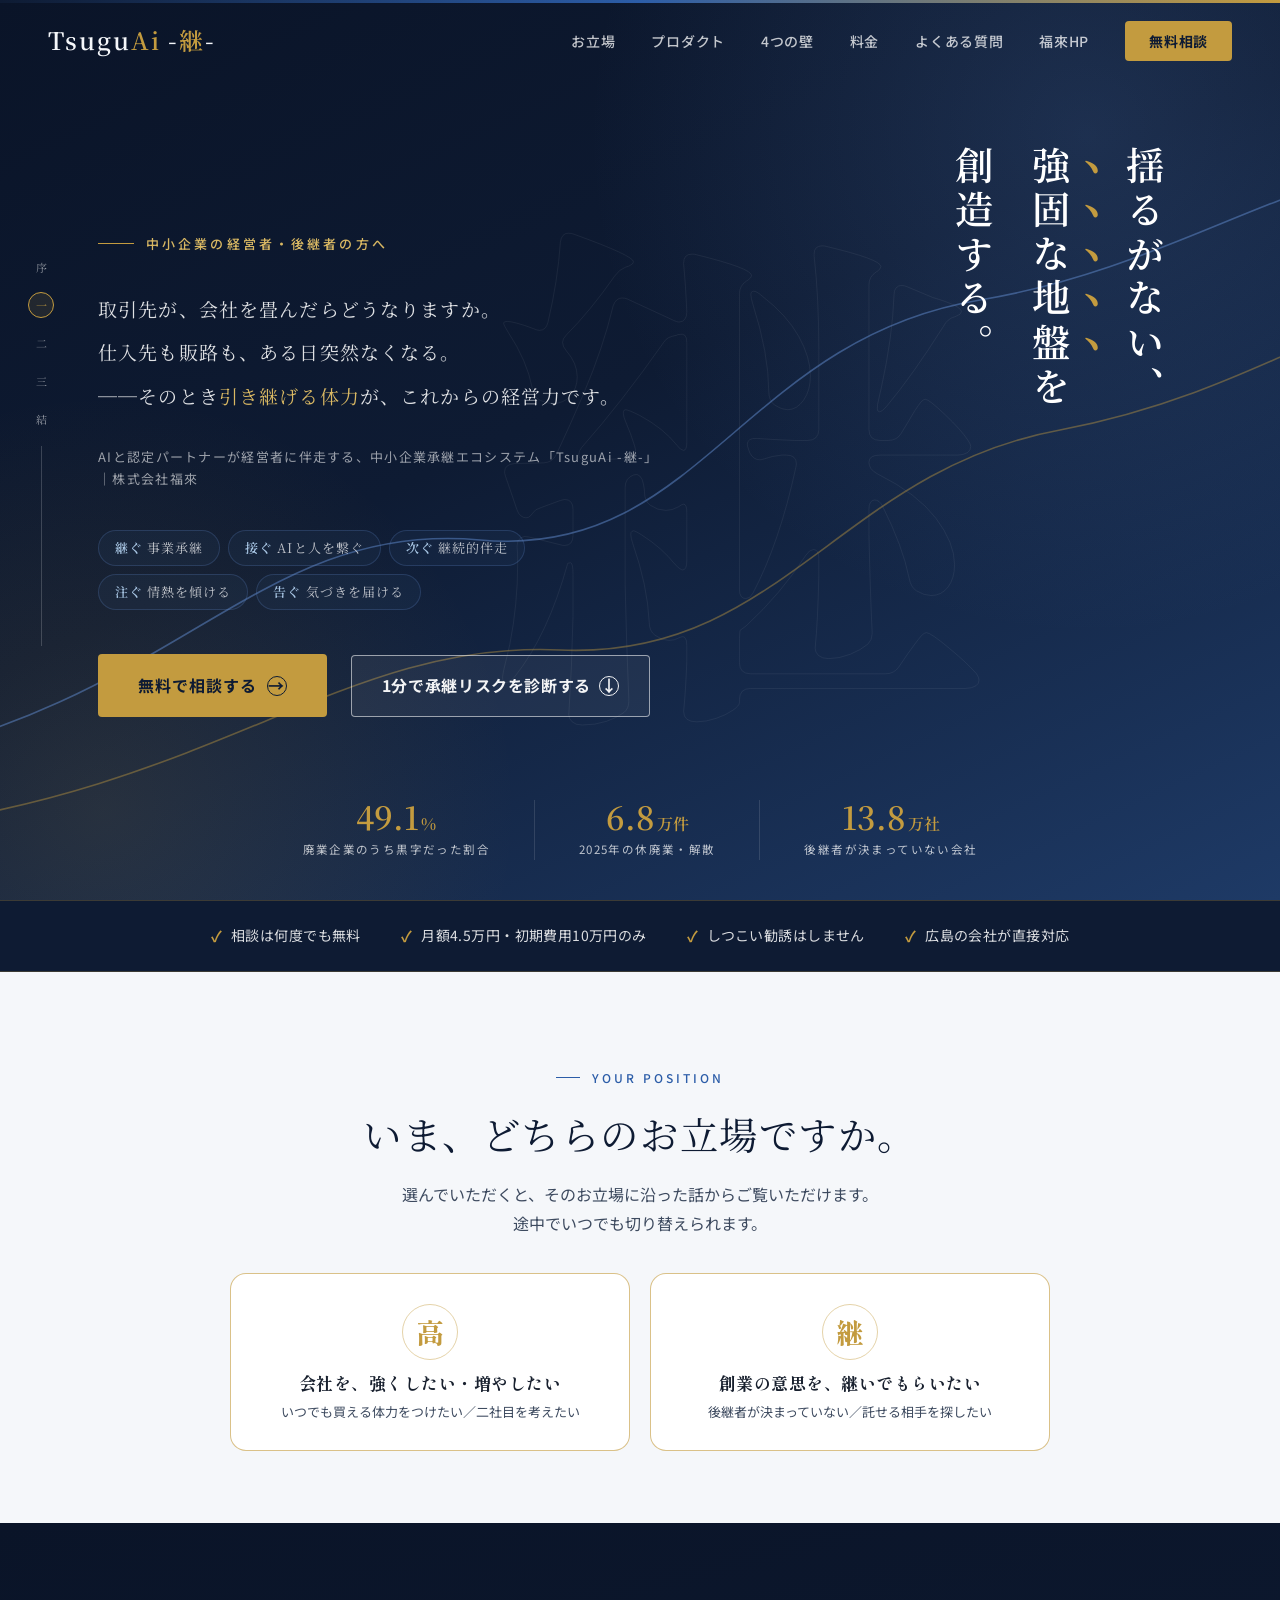
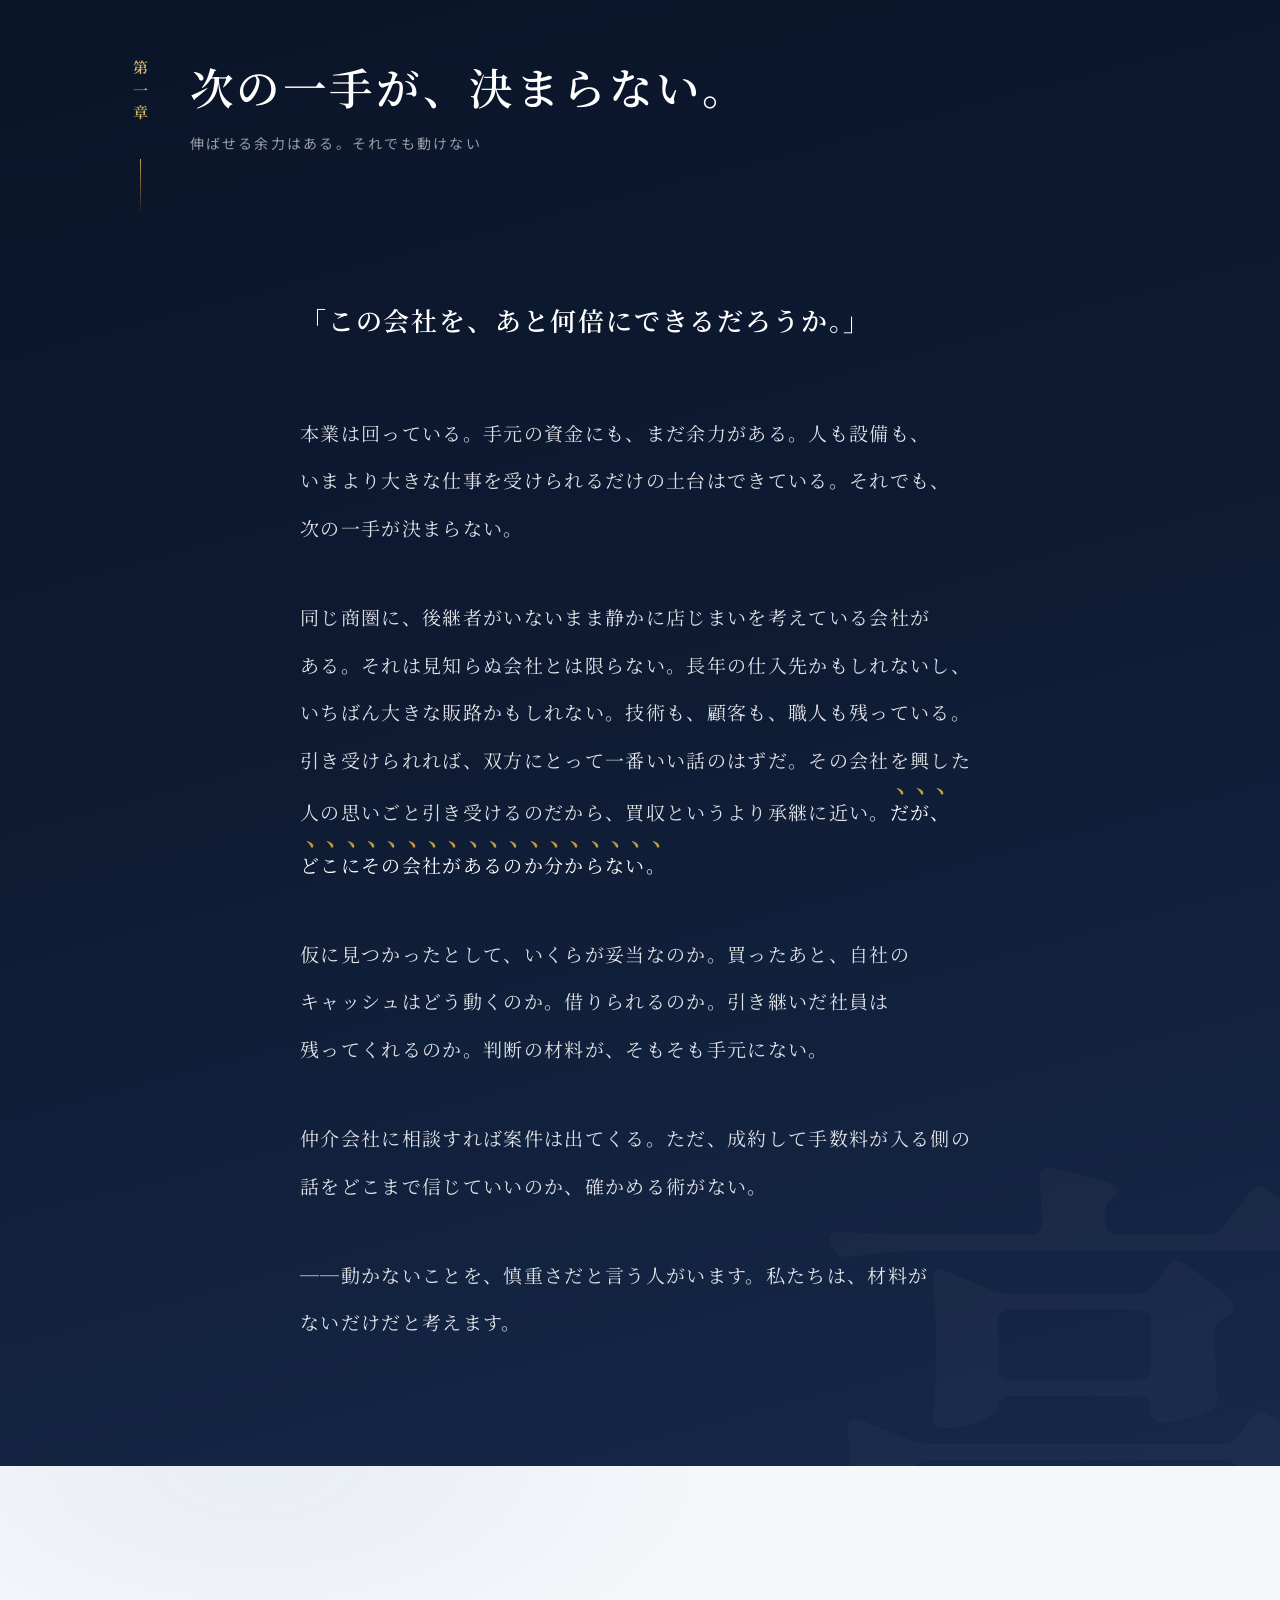
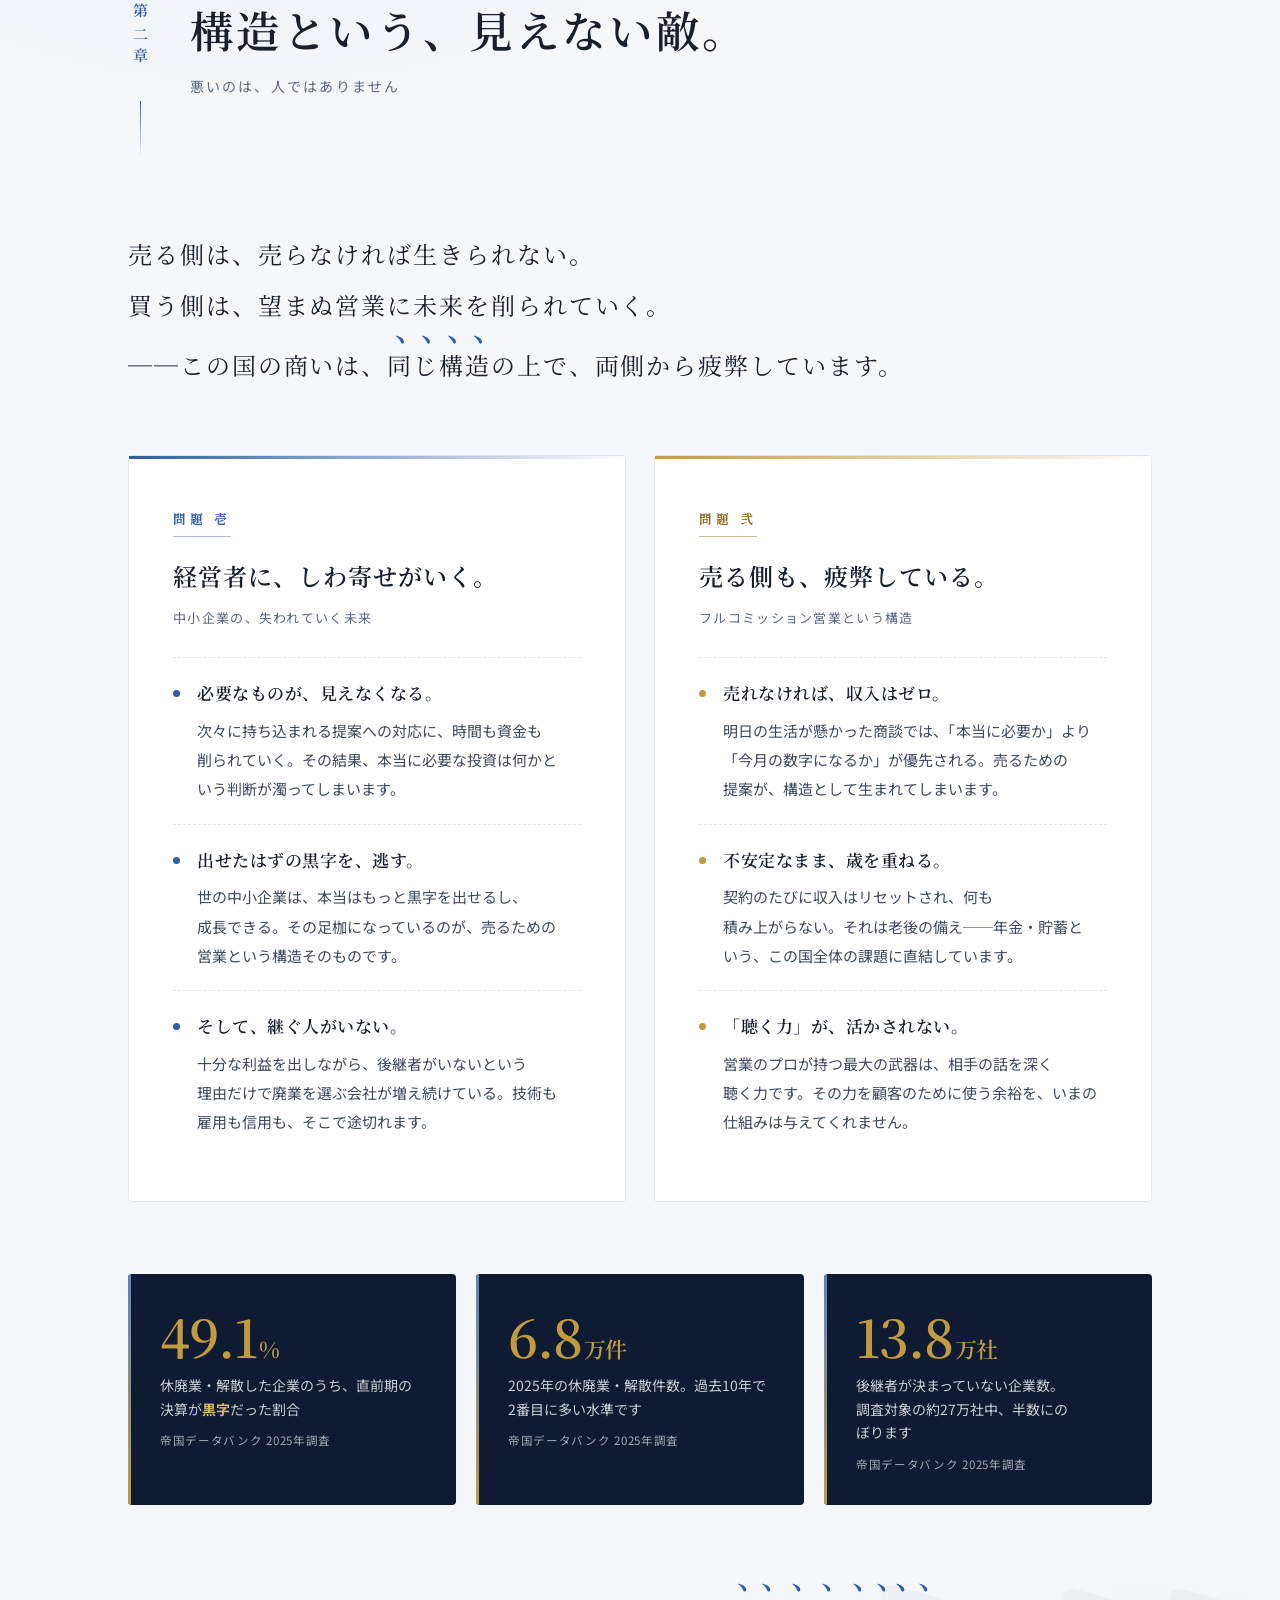
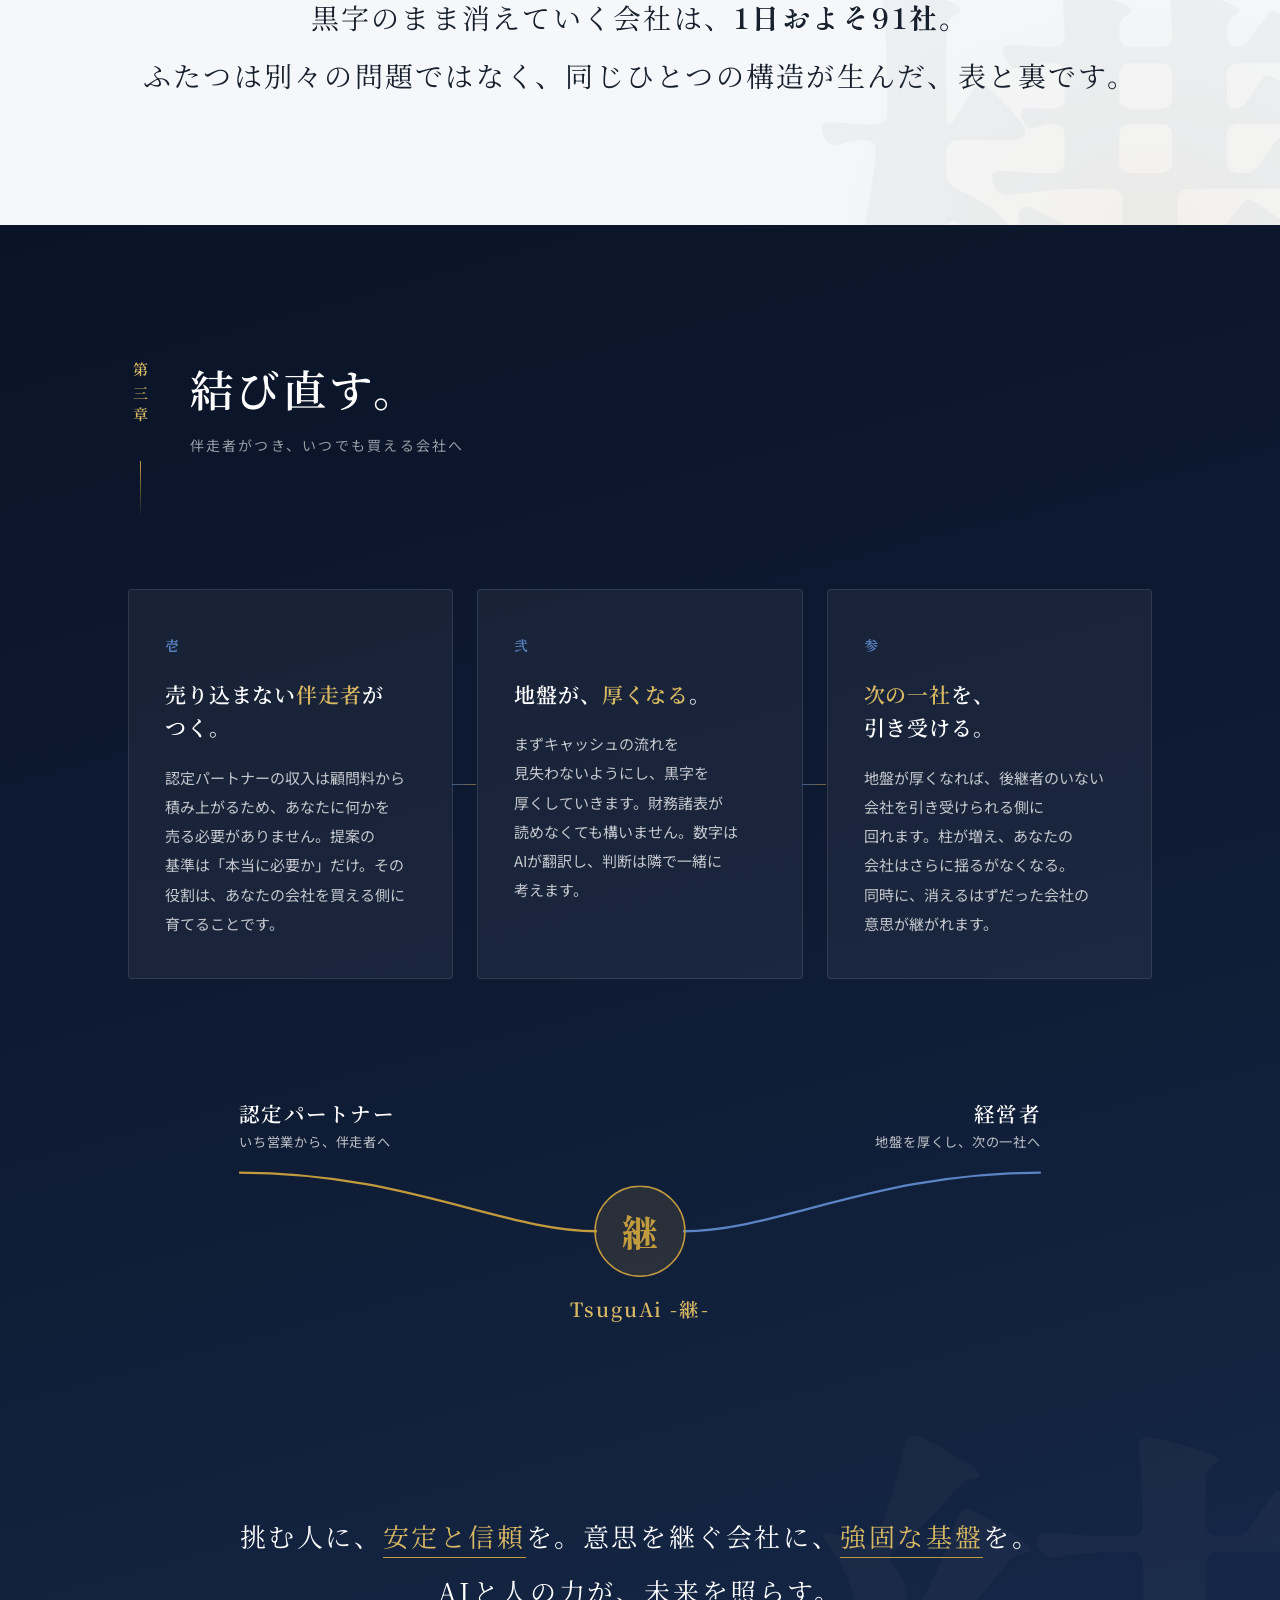
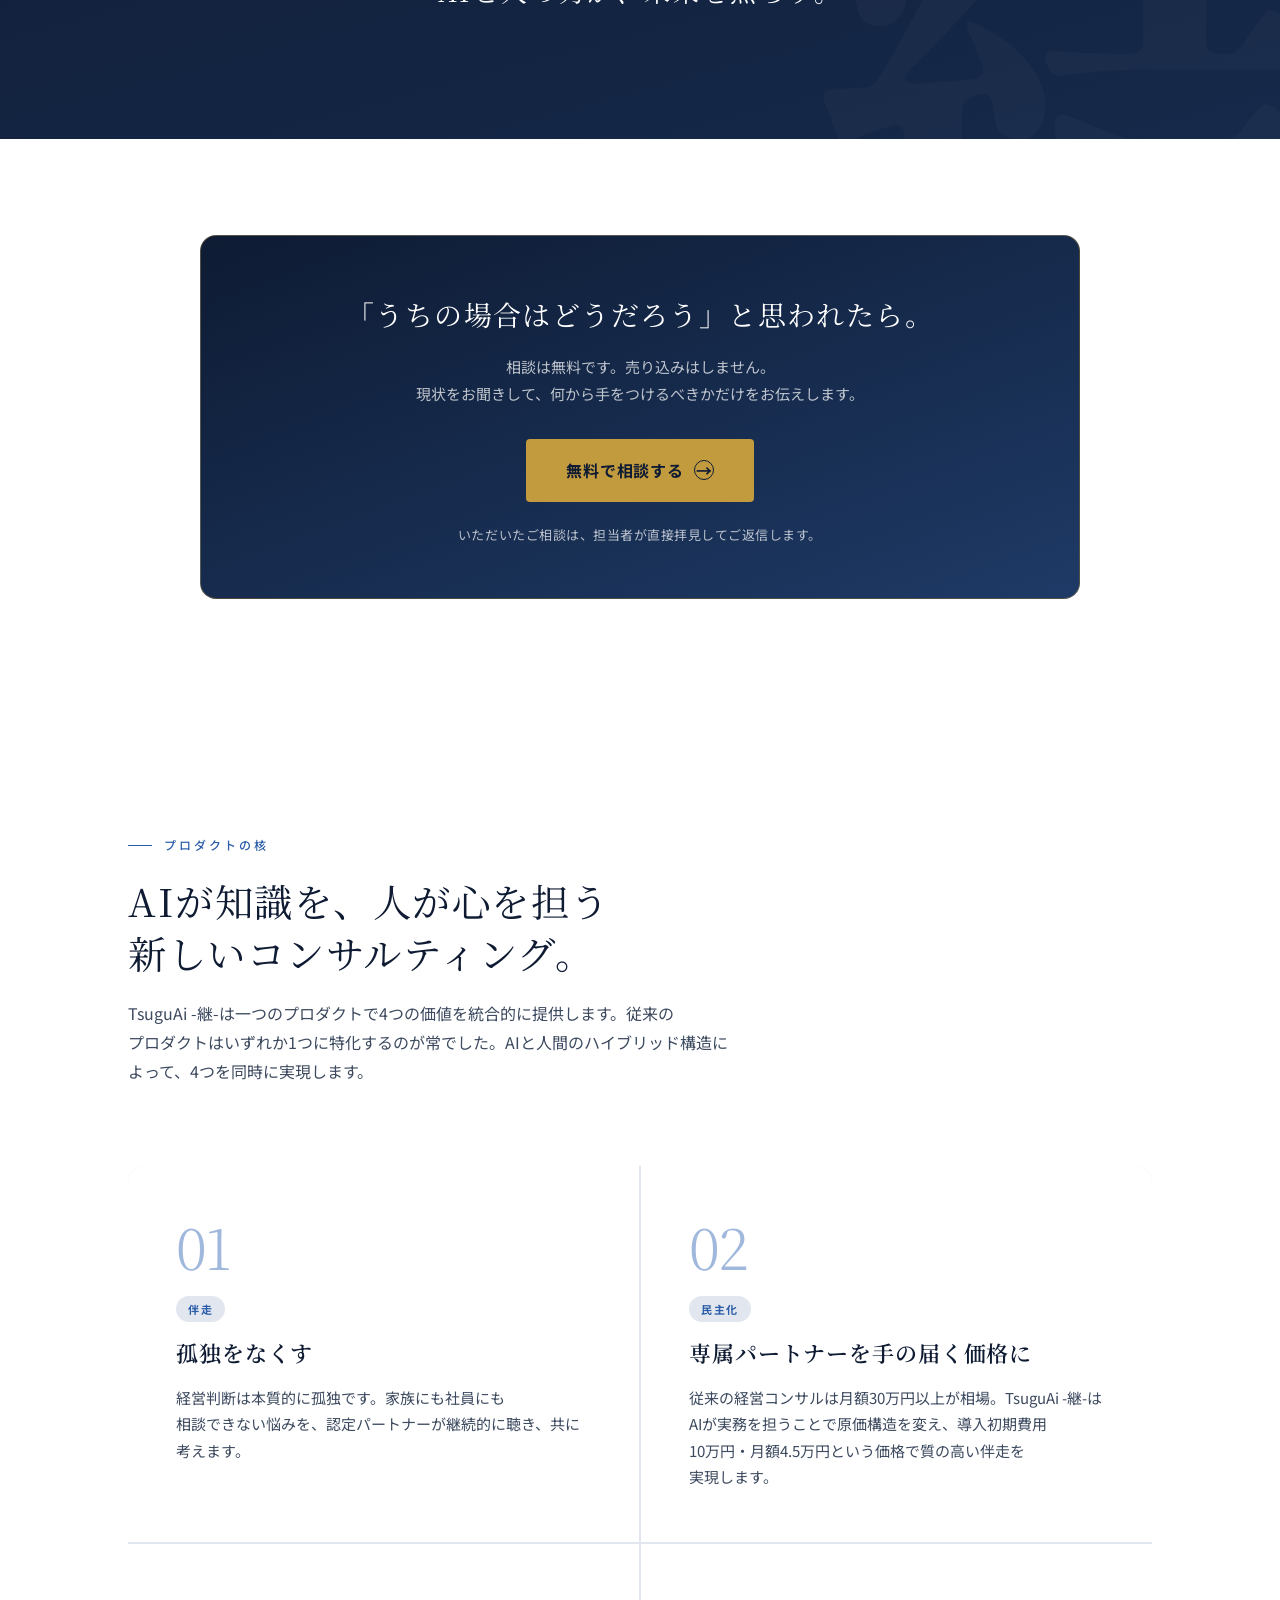
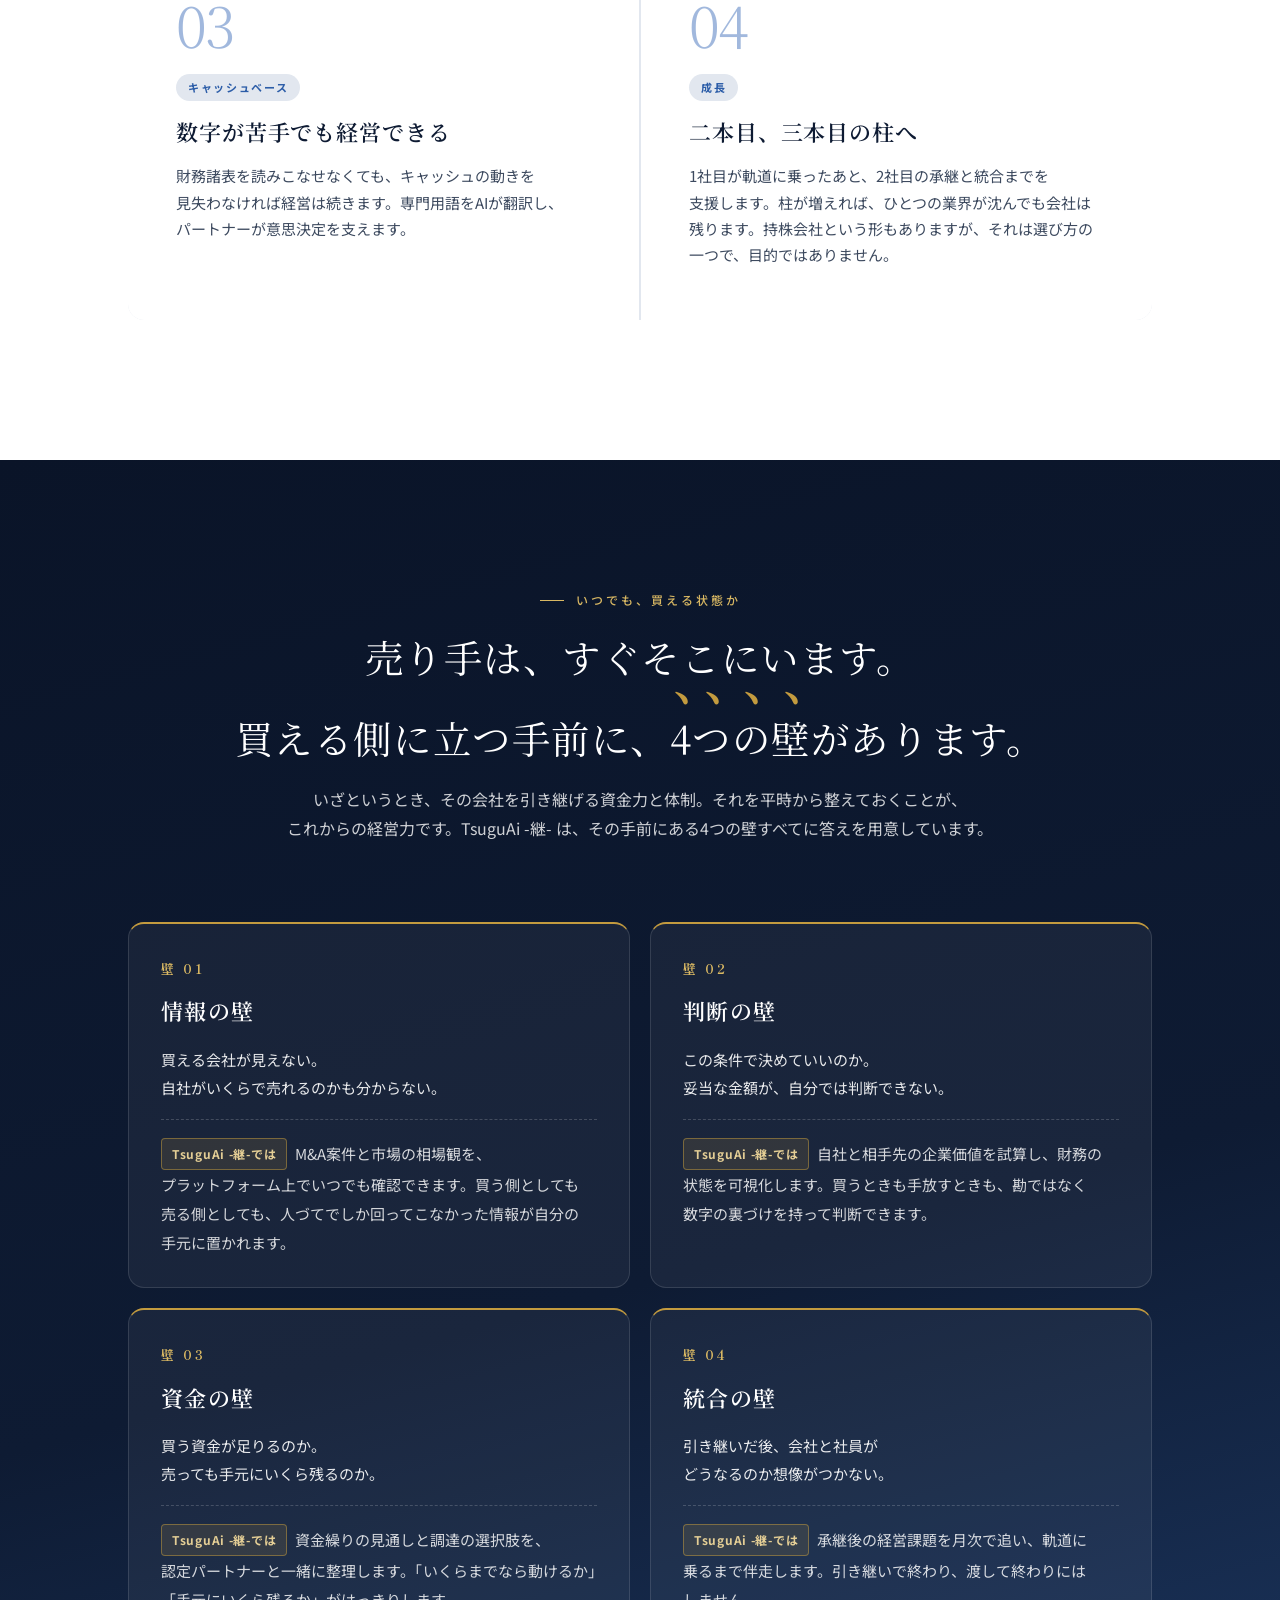
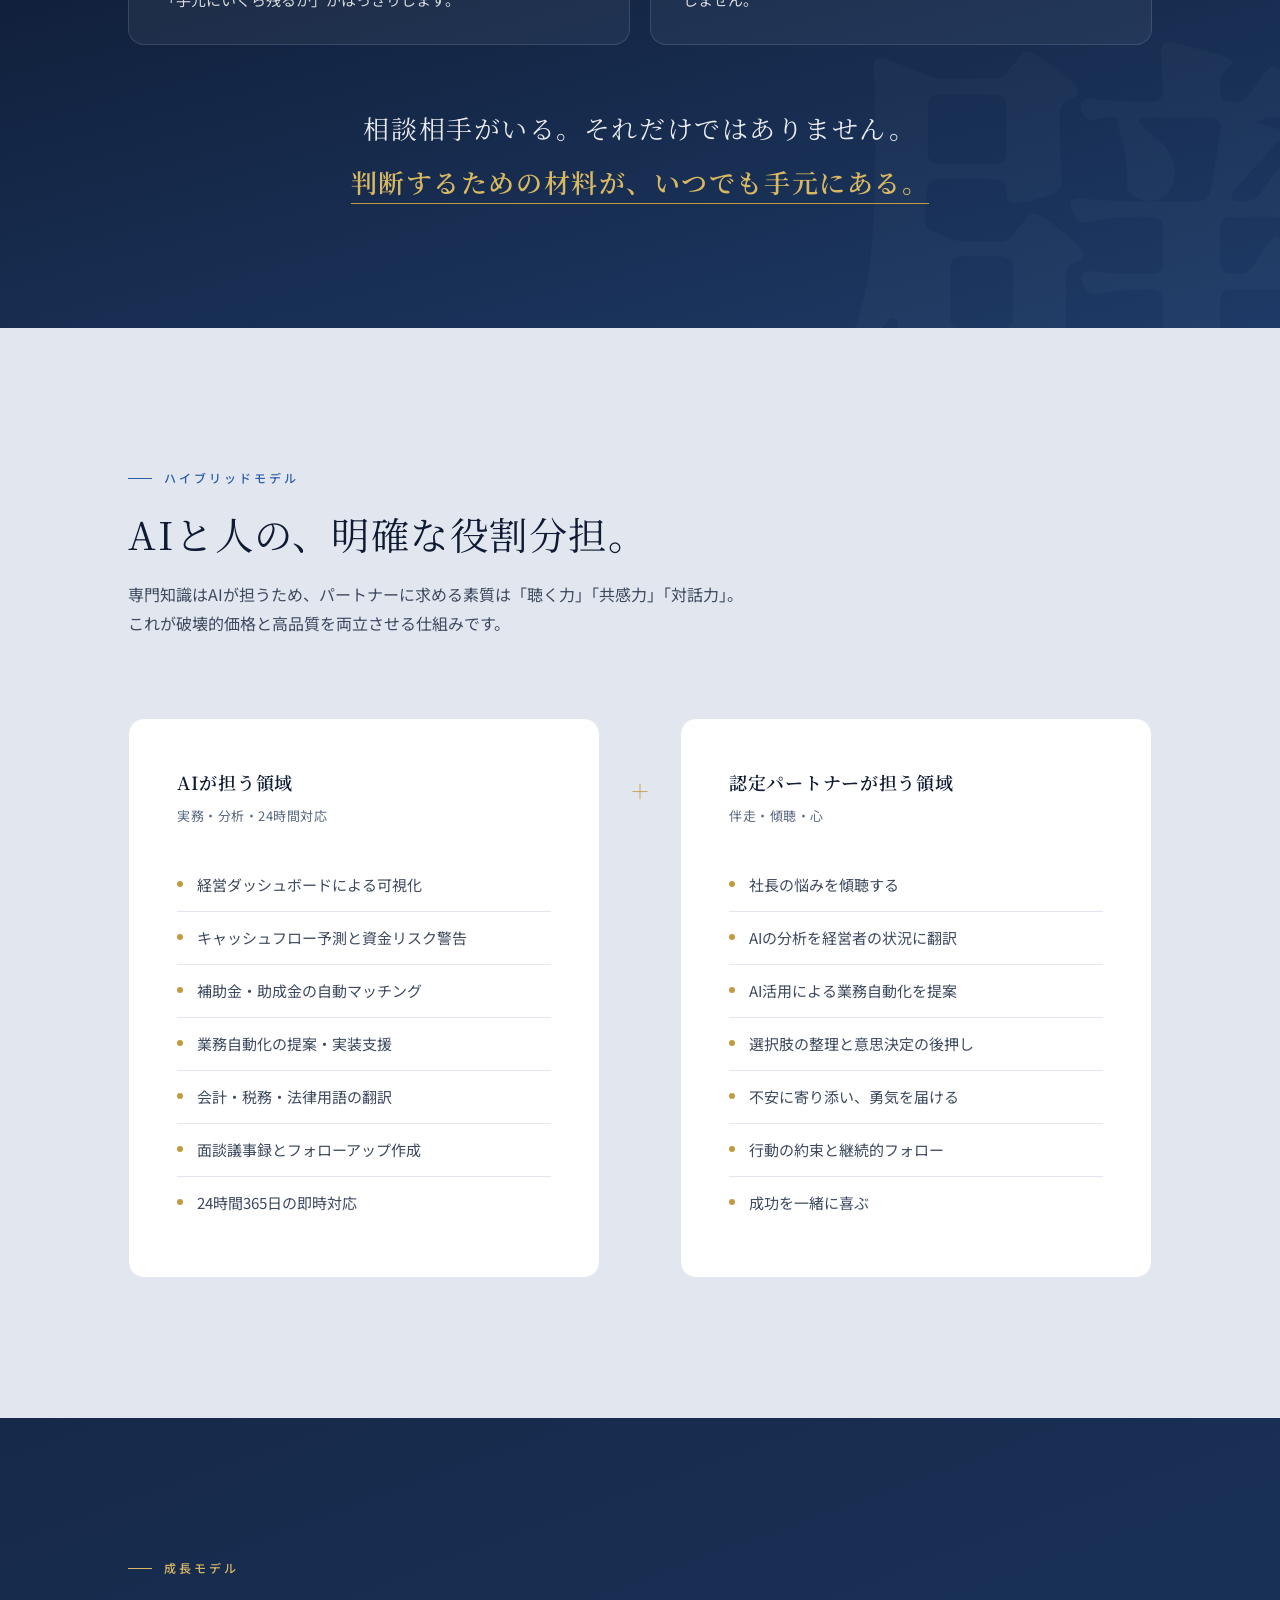
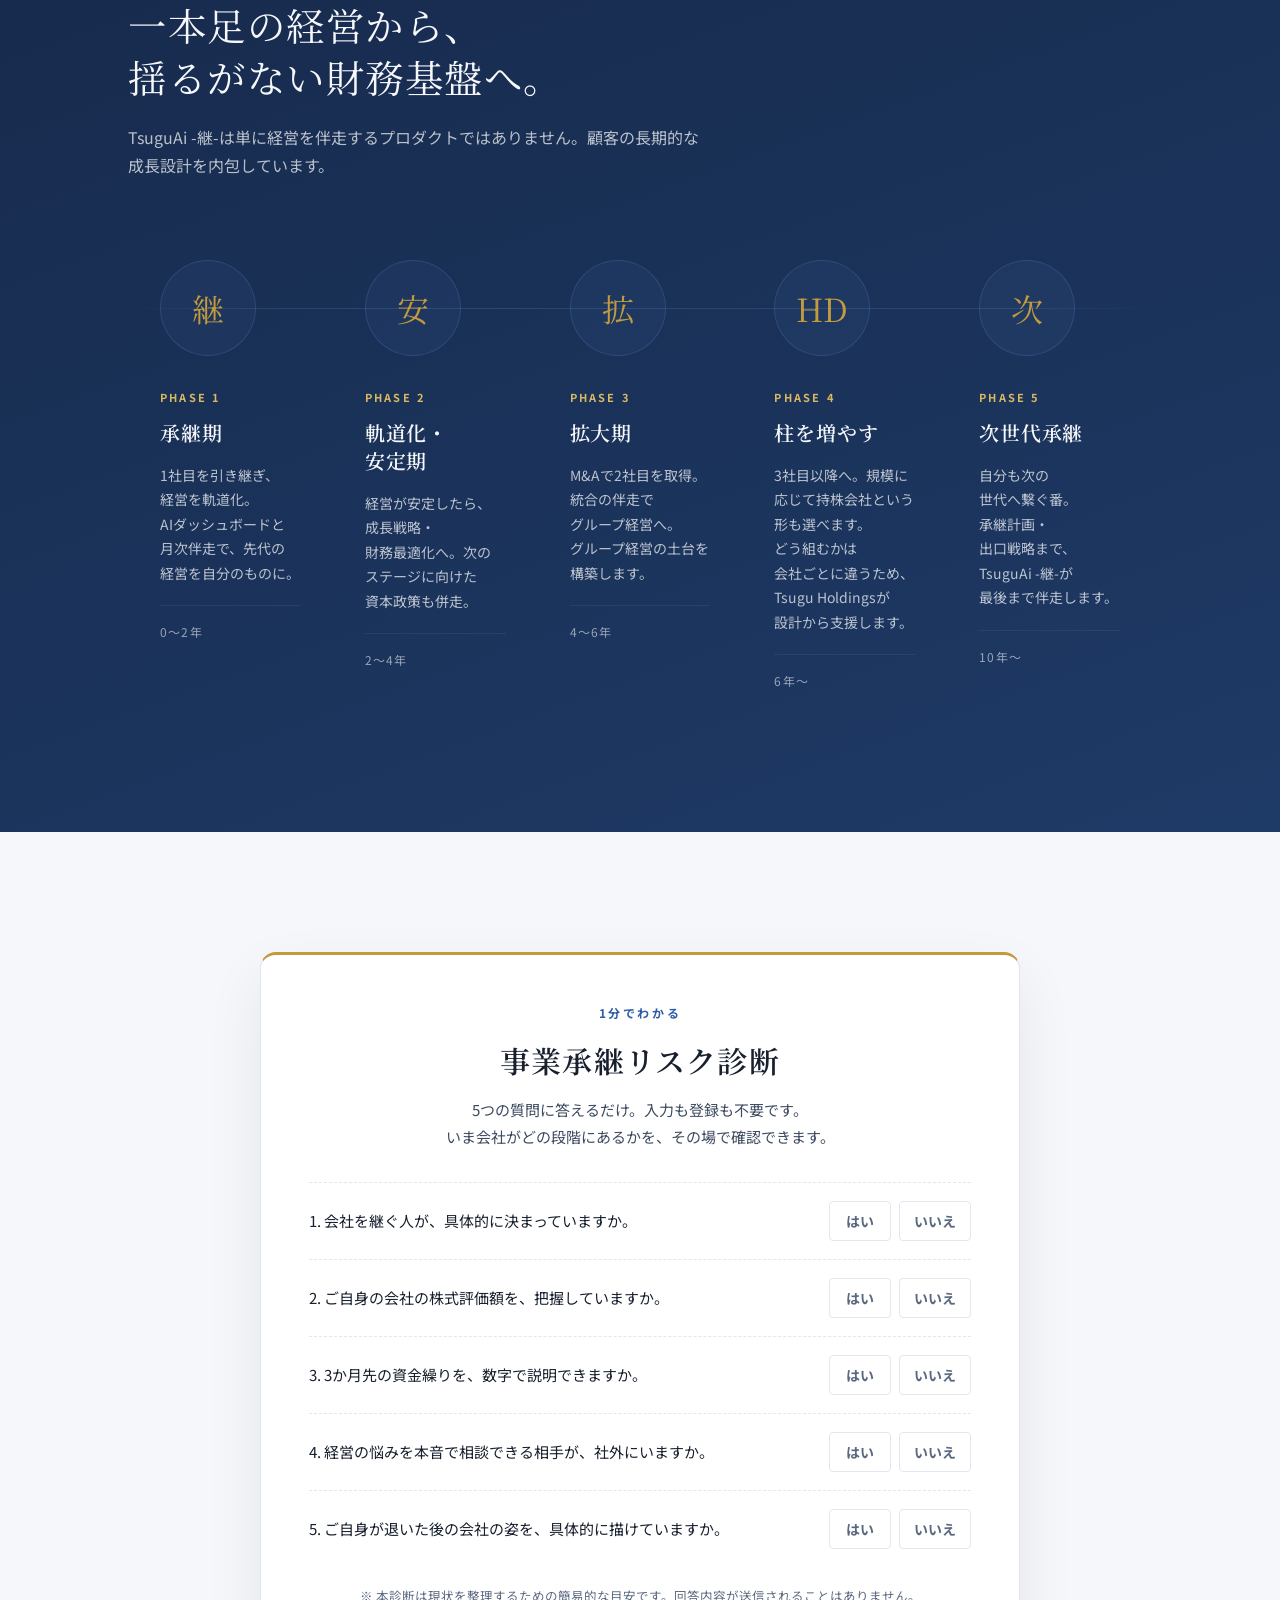
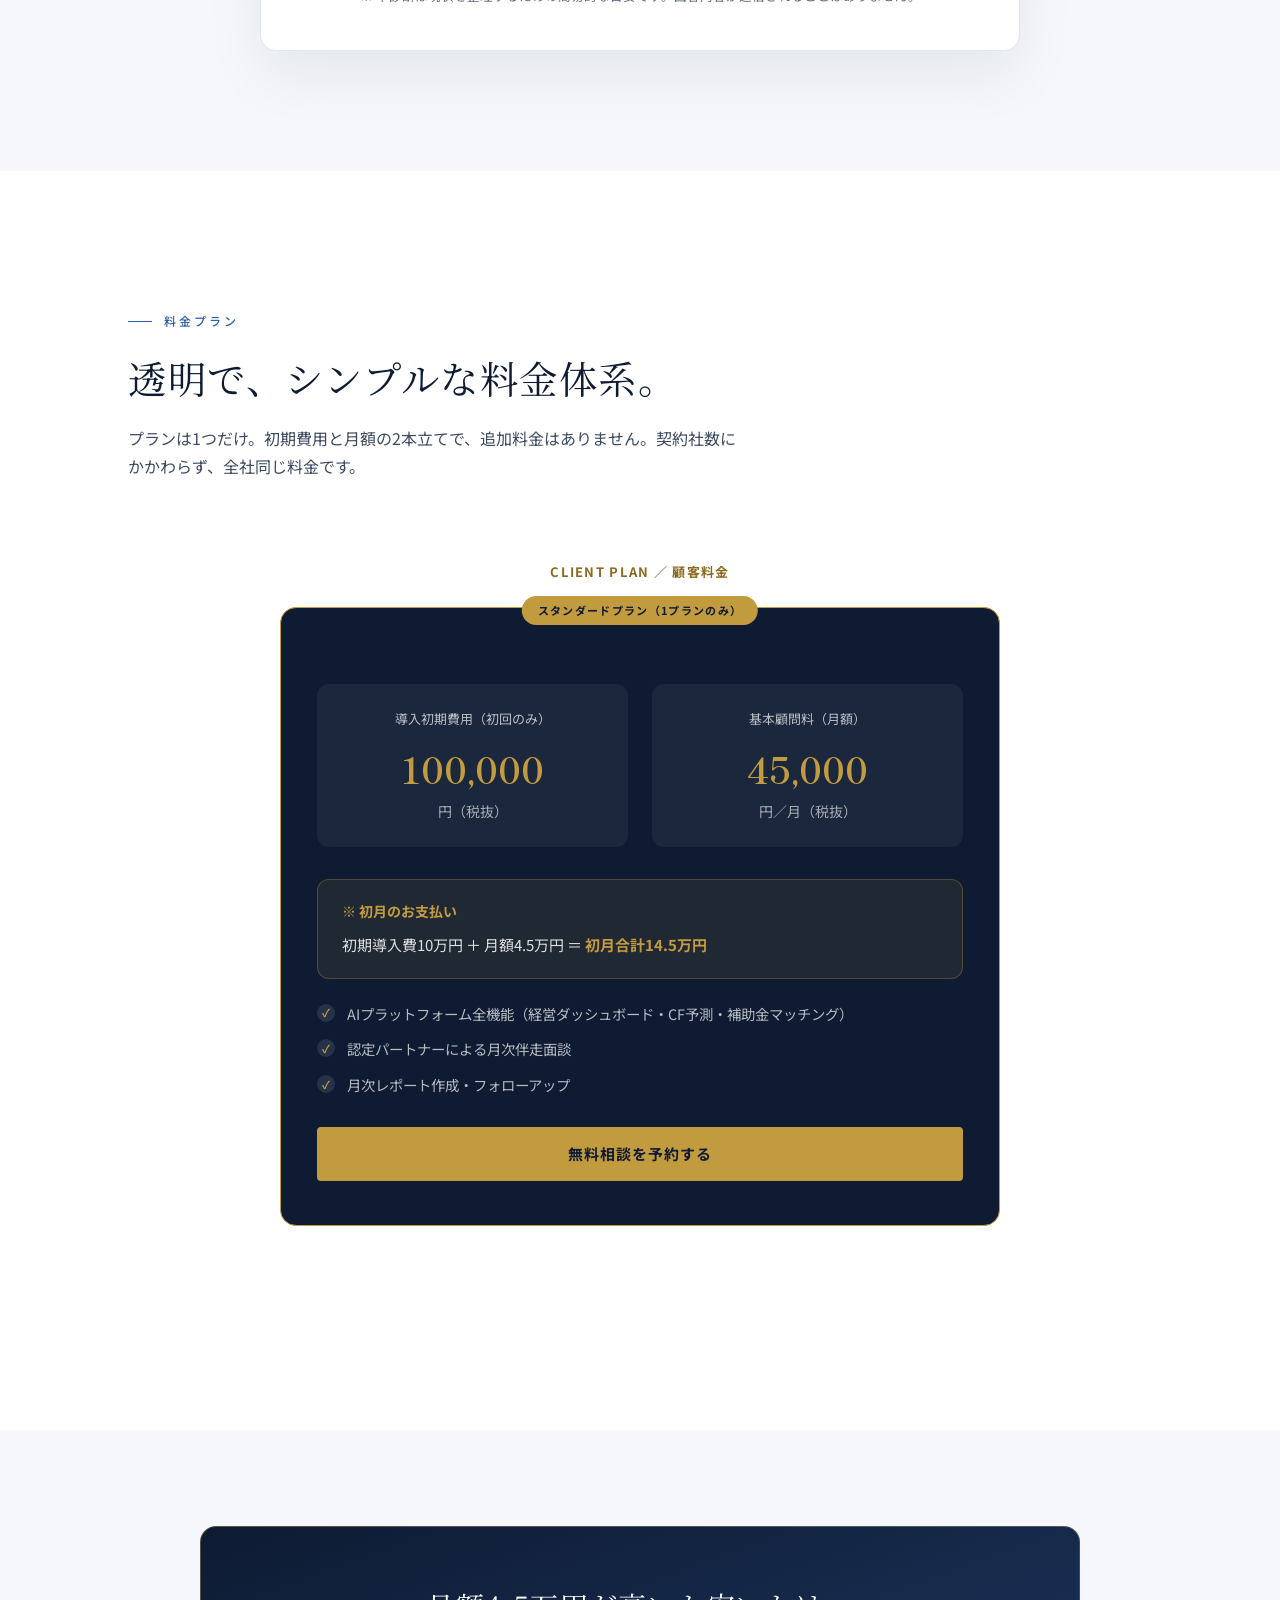
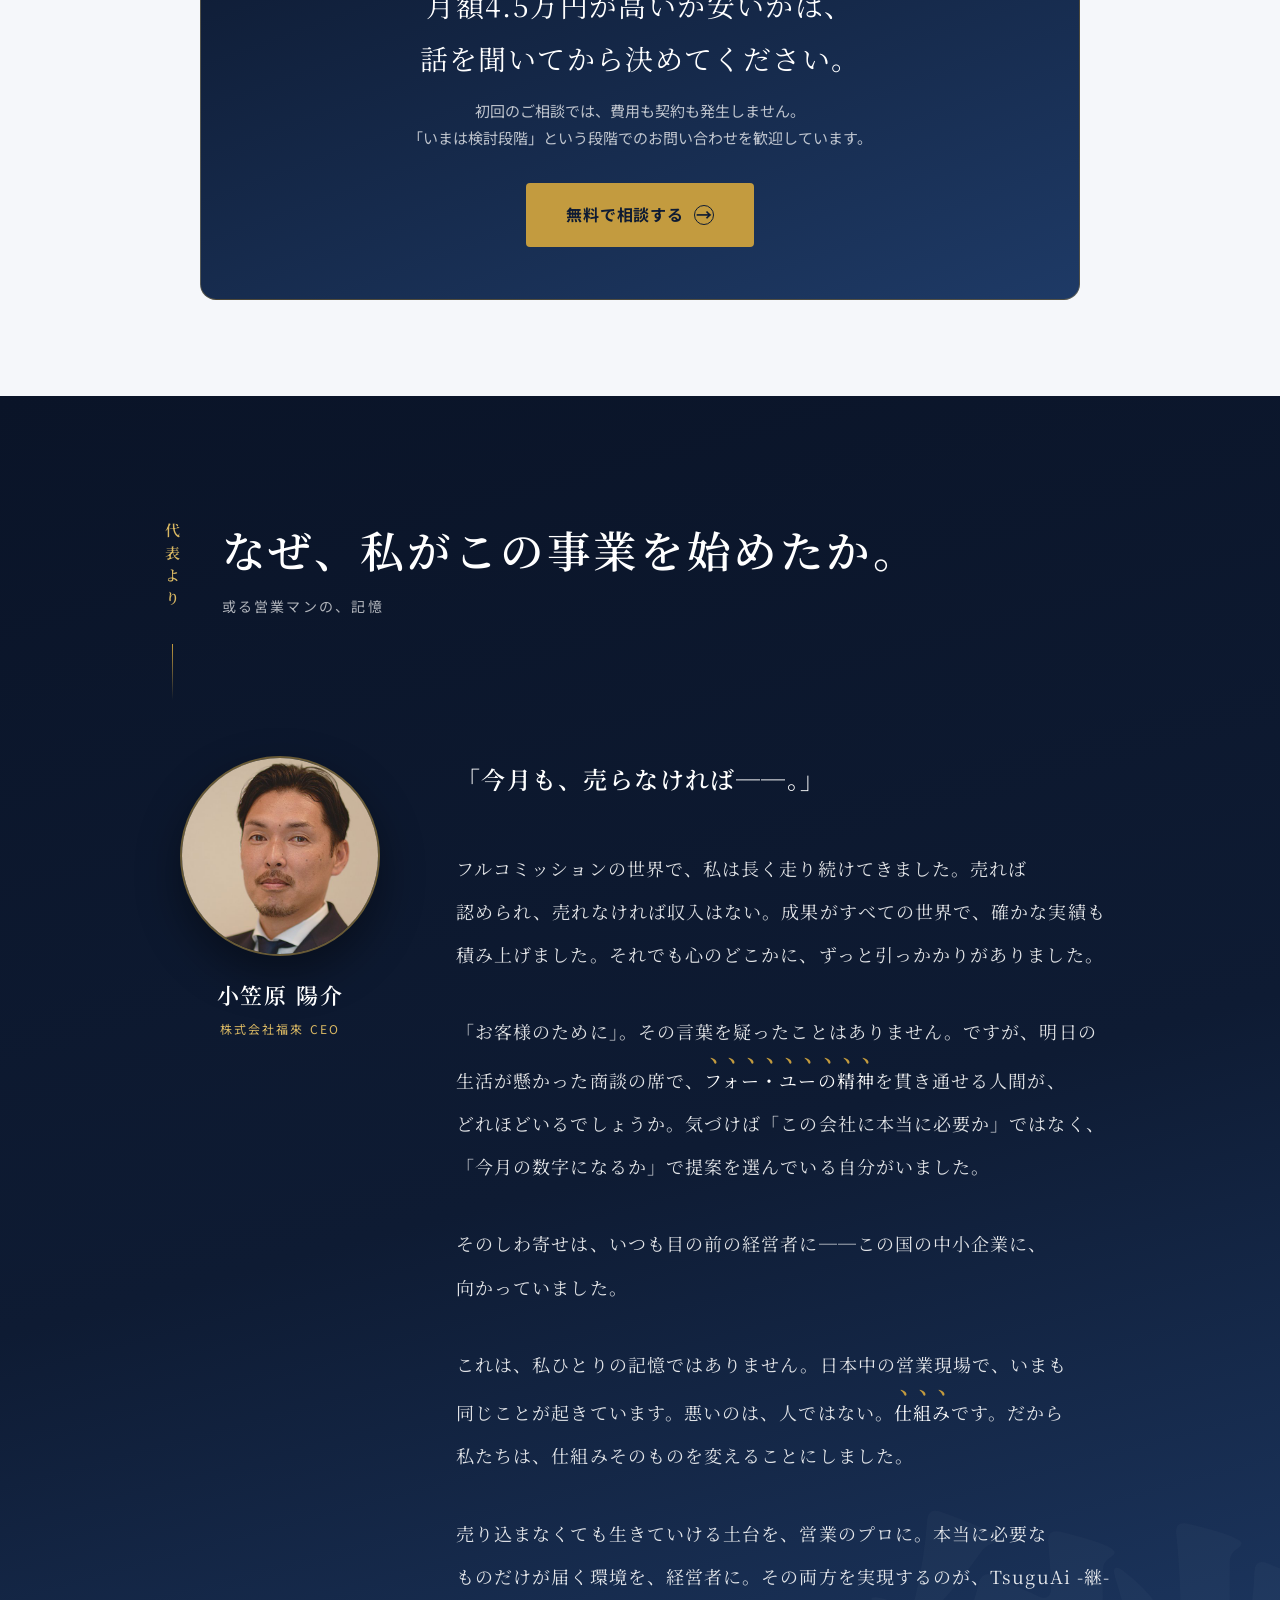
<file: owner.html>
<!DOCTYPE html>
<html lang="ja">
<head>
<meta charset="UTF-8">
<meta name="viewport" content="width=device-width, initial-scale=1.0">
<title>TsuguAi -継- | 経営者の方へ｜継ぐ・買う・売るに伴走する事業承継パートナー | 株式会社福來</title>
<meta name="description" content="取引先が会社を畳んだら、引き継げますか。いつでも買える体力を平時から整えることが、これからの経営力。AIと認定パートナーが月額4.5万円で伴走します。広島の株式会社福來。無料相談受付中。">
<meta name="robots" content="index, follow">
<link rel="canonical" href="https://www.fuku-tsugu.jp/owner">
<link rel="icon" href="/favicon.ico?v=4" sizes="any">
<link rel="icon" type="image/svg+xml" href="/favicon.svg?v=4">
<link rel="icon" type="image/png" sizes="16x16" href="/favicon-16.png?v=4">
<link rel="icon" type="image/png" sizes="32x32" href="/favicon-32.png?v=4">
<link rel="icon" type="image/png" sizes="192x192" href="/favicon-192.png?v=4">
<link rel="apple-touch-icon" sizes="180x180" href="/apple-touch-icon.png?v=4">

<!-- OGP（SNSシェア時の表示） -->
<meta property="og:type" content="website">
<meta property="og:site_name" content="TsuguAi -継-">
<meta property="og:title" content="TsuguAi -継- | 経営者の方へ｜揺るがない、強固な地盤を創造する。">
<meta property="og:description" content="取引先が畳んでも、引き継げる体力を。AIと認定パートナーが月額4.5万円で伴走します。運営：広島・株式会社福來。">
<meta property="og:url" content="https://www.fuku-tsugu.jp/owner">
<meta property="og:image" content="https://www.fuku-tsugu.jp/og-image.png?v=4">
<meta property="og:locale" content="ja_JP">

<!-- Twitter Card -->
<meta name="twitter:card" content="summary_large_image">
<meta name="twitter:title" content="TsuguAi -継- | 経営者の方へ｜揺るがない、強固な地盤を創造する。">
<meta name="twitter:description" content="取引先が畳んでも、引き継げる体力を。AIと認定パートナーが伴走します。広島・株式会社福來が運営。">
<meta name="twitter:image" content="https://www.fuku-tsugu.jp/og-image.png?v=4">

<link rel="preconnect" href="https://fonts.googleapis.com">
<link rel="preconnect" href="https://fonts.gstatic.com" crossorigin>
<link href="https://fonts.googleapis.com/css2?family=Shippori+Mincho+B1:wght@400;500;600;700;800&family=Noto+Serif+JP:wght@300;400;500;600;700&family=Noto+Sans+JP:wght@300;400;500;700&display=swap" rel="stylesheet">
<link rel="stylesheet" href="style.css">
</head>
<body>

<!-- NAV -->
<nav id="main-nav">
  <a class="nav-logo" href="./">Tsugu<span>Ai</span> -<span>継</span>-</a>
  <ul class="nav-links">
    <li><a href="#stance">お立場</a></li>
    <li><a href="#service">プロダクト</a></li>
    <li><a href="#barrier">4つの壁</a></li>
    <li><a href="#pricing">料金</a></li>
    <li><a href="#faq">よくある質問</a></li>
    <li><a href="https://www.fuku-kita.jp/">福來HP</a></li>
    <li><a href="#contact" class="nav-cta">無料相談</a></li>
  </ul>
  <button class="nav-toggle" id="navToggle" aria-label="メニューを開く" aria-expanded="false">
    <span class="nav-toggle-bar"></span>
    <span class="nav-toggle-bar"></span>
    <span class="nav-toggle-bar"></span>
  </button>
</nav>

<div class="mobile-menu-overlay" id="mobileMenuOverlay" aria-hidden="true"></div>

<div class="mobile-menu" id="mobileMenu" aria-hidden="true">
  <button class="mobile-menu-close" id="mobileMenuClose" aria-label="メニューを閉じる">
    <span class="mobile-menu-close-bar"></span>
    <span class="mobile-menu-close-bar"></span>
  </button>
  <div class="mobile-menu-inner">
    <img class="mobile-menu-mon" src="tsugu-navi.png" alt="" width="76" height="76" decoding="async">
    <p class="mobile-menu-tag">TSUGU AI</p>

    <nav class="mobile-menu-nav" aria-label="メニュー">
      <a href="#top"><i>01</i><b>このページの先頭</b><small>TOP</small></a>
      <a href="#stance"><i>02</i><b>お立場を選ぶ</b><small>YOUR POSITION</small></a>
      <a href="#service"><i>03</i><b>プロダクト</b><small>PRODUCT</small></a>
      <a href="#barrier"><i>04</i><b>4つの壁</b><small>FOUR WALLS</small></a>
      <a href="#check"><i>05</i><b>承継リスク診断</b><small>RISK CHECK</small></a>
      <a href="#pricing"><i>06</i><b>料金</b><small>PRICING</small></a>
      <a href="#ceo"><i>07</i><b>代表メッセージ</b><small>MESSAGE</small></a>
      <a href="#faq"><i>08</i><b>よくある質問</b><small>FAQ</small></a>
      <a href="#company"><i>09</i><b>会社情報</b><small>COMPANY</small></a>
      <a href="https://www.fuku-kita.jp/"><i>10</i><b>福來HP</b><small>CORPORATE SITE</small></a>
    </nav>

    <div class="mobile-menu-foot">
      <a href="#contact" class="mobile-menu-cta">無料相談を申し込む<span class="mobile-menu-ar">→</span></a>
      <p class="mobile-menu-info">
        広島県広島市中区西白島町18-6-203号
      </p>
    </div>
  </div>
</div>

<!-- 追従CTA（モバイル） -->
<div class="sticky-cta">
  <a href="#contact" class="sticky-cta-main">無料で相談する</a>
</div>

<!-- 糸ナビ（スクロール進捗） -->
<aside class="st-thread" aria-hidden="true">
  <ul class="st-knots">
    <li><a href="#top" data-knot="top">序</a></li>
    <li><a href="#story" data-knot="story">一</a></li>
    <li><a href="#problem" data-knot="problem">二</a></li>
    <li><a href="#solution" data-knot="solution">三</a></li>
    <li><a href="#contact" data-knot="contact">結</a></li>
  </ul>
  <div class="st-thread-line"><span id="threadProgress"></span></div>
</aside>

<!-- 序章 HERO -->
<section class="st-hero" id="top">
  <div class="st-hero-kanji" aria-hidden="true">継</div>
  <svg class="st-hero-thread" viewBox="0 0 1440 900" preserveAspectRatio="xMidYMid slice" aria-hidden="true">
    <path pathLength="1" d="M-40,760 C260,700 340,520 560,540 C780,560 820,340 1060,300 C1240,270 1360,180 1500,160"/>
    <path pathLength="1" class="st-gold" d="M-40,830 C300,790 420,640 640,650 C860,660 920,470 1140,430 C1300,400 1400,330 1500,300"/>
  </svg>
  <div class="st-hero-inner">
    <div class="st-hero-left">
      <p class="st-hero-eyebrow">中小企業の経営者・後継者の方へ</p>
      <p class="st-hero-copy">
        取引先が、会社を畳んだらどうなりますか。<br>
        仕入先も販路も、ある日突然なくなる。<br>
        ──そのとき<em>引き継げる体力</em>が、<br class="sp-only">これからの経営力です。
      </p>
      <p class="st-hero-brand">AIと認定パートナーが経営者に伴走する、中小企業承継エコシステム「TsuguAi -継-」｜株式会社福來</p>
      <div class="hero-meaning">
        <span class="hero-meaning-item"><strong>継ぐ</strong> 事業承継</span>
        <span class="hero-meaning-item"><strong>接ぐ</strong> AIと人を繋ぐ</span>
        <span class="hero-meaning-item"><strong>次ぐ</strong> 継続的伴走</span>
        <span class="hero-meaning-item"><strong>注ぐ</strong> 情熱を傾ける</span>
        <span class="hero-meaning-item"><strong>告ぐ</strong> 気づきを届ける</span>
      </div>
      <div class="hero-actions">
        <a href="#contact" class="btn-primary">
          無料で相談する
          <span class="btn-arrow">→</span>
        </a>
        <a href="#check" class="btn-ghost">
          1分で承継リスクを診断する
          <span class="btn-arrow">↓</span>
        </a>
      </div>
    </div>
    <h1 class="st-hero-title">
      <span>揺るがない、</span><span><em class="st-bouten">強固な地盤</em>を</span><span>創造する。</span>
    </h1>
  </div>
  <div class="st-stats">
    <div class="st-stat">
      <span class="st-stat-num"><span data-count="49.1" data-decimals="1">0</span><small>%</small></span>
      <span class="st-stat-label">廃業企業のうち黒字だった割合</span>
    </div>
    <div class="st-stat">
      <span class="st-stat-num"><span data-count="6.8" data-decimals="1">0</span><small>万件</small></span>
      <span class="st-stat-label">2025年の休廃業・解散</span>
    </div>
    <div class="st-stat">
      <span class="st-stat-num"><span data-count="13.8" data-decimals="1">0</span><small>万社</small></span>
      <span class="st-stat-label">後継者が決まっていない会社</span>
    </div>
  </div>
</section>

<!-- 信頼バッジ -->
<div class="trust-strip">
  <div class="container">
    <div class="trust-strip-inner">
      <span class="trust-item">相談は何度でも無料</span>
      <span class="trust-item">月額4.5万円・初期費用10万円のみ</span>
      <span class="trust-item">しつこい勧誘はしません</span>
      <span class="trust-item">広島の会社が直接対応</span>
    </div>
  </div>
</div>

<!-- 立場の選択：買い手（成長）か 売り手（承継）か -->
<section class="stance" id="stance">
  <div class="container">
    <div class="stance-head reveal">
      <p class="section-label" style="justify-content:center;">YOUR POSITION</p>
      <h2 class="section-title serif">いま、どちらのお立場ですか。</h2>
      <p class="section-body" style="max-width:620px;margin-inline:auto;">選んでいただくと、そのお立場に沿った話からご覧いただけます。<br class="pc-only">途中でいつでも切り替えられます。</p>
    </div>
    <div class="stance-picker reveal" role="tablist" aria-label="お立場の選択">
      <button type="button" class="stance-btn is-active" data-stance="grow" role="tab" aria-selected="true">
        <span class="stance-btn-kanji" aria-hidden="true">高</span>
        <span class="stance-btn-title">会社を、強くしたい・増やしたい</span>
        <span class="stance-btn-sub">いつでも買える体力をつけたい／二社目を考えたい</span>
      </button>
      <button type="button" class="stance-btn" data-stance="succeed" role="tab" aria-selected="false">
        <span class="stance-btn-kanji" aria-hidden="true">継</span>
        <span class="stance-btn-title">創業の意思を、継いでもらいたい</span>
        <span class="stance-btn-sub">後継者が決まっていない／託せる相手を探したい</span>
      </button>
    </div>
  </div>
</section>

<!-- 第一章：売り手（承継）版 -->
<section class="st-chapter st-dark stance-pane" id="story" data-stance-pane="succeed" data-kanji="黒" hidden>
  <div class="container">
    <div class="st-ch-head reveal">
      <span class="st-ch-num">第一章</span>
      <div class="st-ch-titles">
        <h2 class="st-ch-title">その帳簿は、黒い。</h2>
        <p class="st-ch-sub">それでも眠れない夜が、たしかにある</p>
      </div>
    </div>
    <div class="st-story-body">
      <p class="st-monologue reveal">「この会社を、あと何年続けられるだろうか。」</p>
      <p class="reveal">決算は黒字。取引先も、長く働いてくれている社員もいる。数字の上では、何ひとつ問題はない。それでも、ふとした瞬間にその問いが頭をよぎる。</p>
      <p class="reveal">継ぐ人が、決まっていない。息子には別の道がある。番頭格の社員に株を持たせる話は、お金の問題で止まったままだ。<em>相談しようにも、相手がいない。</em></p>
      <p class="reveal">銀行には、強気の顔を見せなければならない。社員の前で弱音は吐けない。家族には、心配をかけたくない。気づけば、会社のことを本音で話せる相手が、ひとりもいなくなっていた。</p>
      <p class="reveal">そこへ、次から次へと営業がやってくる。保険、システム、M&amp;Aの提案。どれも「御社のために」と言う。だが本当に必要なものが何なのかは、誰も教えてくれない。</p>
      <p class="reveal">──この状況を、経営者の責任だと言う人がいます。私たちは、そうは考えません。</p>
    </div>
  </div>
</section>

<!-- 第一章：買い手（成長）版 -->
<section class="st-chapter st-dark stance-pane" data-stance-pane="grow" data-kanji="高">
  <div class="container">
    <div class="st-ch-head reveal">
      <span class="st-ch-num">第一章</span>
      <div class="st-ch-titles">
        <h2 class="st-ch-title">次の一手が、<br class="sp-only">決まらない。</h2>
        <p class="st-ch-sub">伸ばせる余力はある。それでも動けない</p>
      </div>
    </div>
    <div class="st-story-body">
      <p class="st-monologue reveal">「この会社を、あと何倍にできるだろうか。」</p>
      <p class="reveal">本業は回っている。手元の資金にも、まだ余力がある。人も設備も、いまより大きな仕事を受けられるだけの土台はできている。それでも、次の一手が決まらない。</p>
      <p class="reveal">同じ商圏に、後継者がいないまま静かに店じまいを考えている会社がある。それは見知らぬ会社とは限らない。長年の仕入先かもしれないし、いちばん大きな販路かもしれない。技術も、顧客も、職人も残っている。引き受けられれば、双方にとって一番いい話のはずだ。その会社を興した人の思いごと引き受けるのだから、買収というより承継に近い。<em>だが、どこにその会社があるのか分からない。</em></p>
      <p class="reveal">仮に見つかったとして、いくらが妥当なのか。買ったあと、自社のキャッシュはどう動くのか。借りられるのか。引き継いだ社員は残ってくれるのか。判断の材料が、そもそも手元にない。</p>
      <p class="reveal">仲介会社に相談すれば案件は出てくる。ただ、成約して手数料が入る側の話をどこまで信じていいのか、確かめる術がない。</p>
      <p class="reveal">──動かないことを、慎重さだと言う人がいます。私たちは、材料がないだけだと考えます。</p>
    </div>
  </div>
</section>

<!-- 第二章 ふたつの社会問題 -->
<section class="st-chapter st-light" id="problem" data-kanji="構">
  <div class="container">
    <div class="st-ch-head reveal">
      <span class="st-ch-num">第二章</span>
      <div class="st-ch-titles">
        <h2 class="st-ch-title">構造という、<br class="sp-only">見えない敵。</h2>
        <p class="st-ch-sub">悪いのは、人ではありません</p>
      </div>
    </div>
    <p class="st-lead reveal">売る側は、売らなければ生きられない。<br>買う側は、望まぬ営業に未来を削られていく。<br>──この国の商いは、<em>同じ構造</em>の上で、両側から疲弊しています。</p>

    <div class="st-problems">
      <div class="st-problem st-problem-buy reveal">
        <span class="st-problem-tag">問題 壱</span>
        <h3 class="st-problem-title">経営者に、しわ寄せがいく。</h3>
        <p class="st-problem-sub">中小企業の、失われていく未来</p>
        <ul class="st-problem-list">
          <li>
            <p class="st-pl-head">必要なものが、見えなくなる。</p>
            <p class="st-pl-body">次々に持ち込まれる提案への対応に、時間も資金も削られていく。その結果、本当に必要な投資は何かという判断が濁ってしまいます。</p>
          </li>
          <li>
            <p class="st-pl-head">出せたはずの黒字を、逃す。</p>
            <p class="st-pl-body">世の中小企業は、本当はもっと黒字を出せるし、成長できる。その足枷になっているのが、売るための営業という構造そのものです。</p>
          </li>
          <li>
            <p class="st-pl-head">そして、継ぐ人がいない。</p>
            <p class="st-pl-body">十分な利益を出しながら、後継者がいないという理由だけで廃業を選ぶ会社が増え続けている。技術も雇用も信用も、そこで途切れます。</p>
          </li>
        </ul>
      </div>
      <div class="st-problem st-problem-sell reveal reveal-delay-1">
        <span class="st-problem-tag">問題 弐</span>
        <h3 class="st-problem-title">売る側も、疲弊している。</h3>
        <p class="st-problem-sub">フルコミッション営業という構造</p>
        <ul class="st-problem-list">
          <li>
            <p class="st-pl-head">売れなければ、収入はゼロ。</p>
            <p class="st-pl-body">明日の生活が懸かった商談では、「本当に必要か」より「今月の数字になるか」が優先される。売るための提案が、構造として生まれてしまいます。</p>
          </li>
          <li>
            <p class="st-pl-head">不安定なまま、歳を重ねる。</p>
            <p class="st-pl-body">契約のたびに収入はリセットされ、何も積み上がらない。それは老後の備え──年金・貯蓄という、この国全体の課題に直結しています。</p>
          </li>
          <li>
            <p class="st-pl-head">「聴く力」が、活かされない。</p>
            <p class="st-pl-body">営業のプロが持つ最大の武器は、相手の話を深く聴く力です。その力を顧客のために使う余裕を、いまの仕組みは与えてくれません。</p>
          </li>
        </ul>
      </div>
    </div>

    <div class="st-crisis-stats">
      <div class="st-crisis-card reveal">
        <span class="st-crisis-num"><span data-count="49.1" data-decimals="1">0</span><small>%</small></span>
        <p class="st-crisis-desc">休廃業・解散した企業のうち、直前期の決算が<strong style="color:var(--gold-light);">黒字</strong>だった割合</p>
        <p class="st-crisis-src">帝国データバンク 2025年調査</p>
      </div>
      <div class="st-crisis-card reveal reveal-delay-1">
        <span class="st-crisis-num"><span data-count="6.8" data-decimals="1">0</span><small>万件</small></span>
        <p class="st-crisis-desc">2025年の休廃業・解散件数。過去10年で2番目に多い水準です</p>
        <p class="st-crisis-src">帝国データバンク 2025年調査</p>
      </div>
      <div class="st-crisis-card reveal reveal-delay-2">
        <span class="st-crisis-num"><span data-count="13.8" data-decimals="1">0</span><small>万社</small></span>
        <p class="st-crisis-desc">後継者が決まっていない企業数。調査対象の約27万社中、半数にのぼります</p>
        <p class="st-crisis-src">帝国データバンク 2025年調査</p>
      </div>
    </div>

    <p class="st-conclusion reveal">黒字のまま消えていく会社は、<br class="sp-only"><em>1日およそ91社</em>。<br>ふたつは別々の問題ではなく、<br class="sp-only">同じひとつの構造が生んだ、<br class="sp-only">表と裏です。</p>
  </div>
</section>
<section class="st-chapter st-dark" id="solution" data-kanji="結">
  <div class="container">
    <div class="st-ch-head reveal">
      <span class="st-ch-num">第三章</span>
      <div class="st-ch-titles">
        <h2 class="st-ch-title">結び直す。</h2>
        <p class="st-ch-sub">伴走者がつき、いつでも買える会社へ</p>
      </div>
    </div>

    <div class="st-steps">
      <div class="st-step reveal">
        <span class="st-step-num">壱</span>
        <h3 class="st-step-title">売り込まない<span class="st-gold-hl">伴走者</span>がつく。</h3>
        <p class="st-step-desc">認定パートナーの収入は顧問料から積み上がるため、あなたに何かを売る必要がありません。提案の基準は「本当に必要か」だけ。その役割は、あなたの会社を買える側に育てることです。</p>
      </div>
      <div class="st-step reveal reveal-delay-1">
        <span class="st-step-num">弐</span>
        <h3 class="st-step-title">地盤が、<span class="st-gold-hl">厚くなる</span>。</h3>
        <p class="st-step-desc">まずキャッシュの流れを見失わないようにし、黒字を厚くしていきます。財務諸表が読めなくても構いません。数字はAIが翻訳し、判断は隣で一緒に考えます。</p>
      </div>
      <div class="st-step reveal reveal-delay-2">
        <span class="st-step-num">参</span>
        <h3 class="st-step-title"><span class="st-gold-hl">次の一社</span>を、引き受ける。</h3>
        <p class="st-step-desc">地盤が厚くなれば、後継者のいない会社を引き受けられる側に回れます。柱が増え、あなたの会社はさらに揺るがなくなる。同時に、消えるはずだった会社の意思が継がれます。</p>
      </div>
    </div>

    <div class="st-conv-wrap reveal">
      <svg class="st-conv" id="convSvg" viewBox="0 0 900 300" aria-label="左の認定パートナーと右の経営者を、中央のTsuguAi -継- が結ぶ図">
        <defs>
          <!-- 左のパートナー側の金から、右の経営者側の青へ。
               面全体がこの一枚のグラデーションを共有する -->
          <linearGradient id="stFieldGrad" gradientUnits="userSpaceOnUse" x1="-270" y1="0" x2="1170" y2="0">
            <stop offset="0"    stop-color="#C39B3F"/>
            <stop offset="0.34" stop-color="#C39B3F"/>
            <stop offset="0.5"  stop-color="#7E8FB4"/>
            <stop offset="0.66" stop-color="#5B8FD6"/>
            <stop offset="1"    stop-color="#5B8FD6"/>
          </linearGradient>
          <!-- 面を抜く濃度。二重に効かせる。
               外側：枠の縁で断ち切らず、遠くへ向かって薄れさせる（世界が続いて見えるように）
               内側：中心の「継」とブランド名にかかる分だけ、丸く抜く -->
          <radialGradient id="stFieldVignette" gradientUnits="userSpaceOnUse"
                          cx="450" cy="168" r="850"
                          gradientTransform="translate(450,168) scale(1,0.3333) translate(-450,-168)">
            <stop offset="0"    stop-color="#fff"/>
            <stop offset="0.35" stop-color="#fff"/>
            <stop offset="1"   stop-color="#000"/>
          </radialGradient>
          <radialGradient id="stFieldCore">
            <stop offset="0"    stop-color="#000" stop-opacity="1"/>
            <stop offset="0.45" stop-color="#000" stop-opacity="1"/>
            <stop offset="1"    stop-color="#000" stop-opacity="0"/>
          </radialGradient>
          <mask id="stFieldMask" maskUnits="userSpaceOnUse" x="-500" y="-300" width="2100" height="1100">
            <rect x="-500" y="-300" width="2100" height="1100" fill="url(#stFieldVignette)"/>
            <ellipse cx="450" cy="205" rx="255" ry="152" fill="url(#stFieldCore)"/>
          </mask>
        </defs>

        <!-- 面：点がつながって世界になる。中央の「継」から外へ順に現れる -->
        <g class="st-field" mask="url(#stFieldMask)" aria-hidden="true">
          <g class="st-fd-faces">
            <path class="st-fd-face" style="--d:1.24s" d="M-344.8,-119.4L-238,-145.3L-185.4,12.1Z"/>
            <path class="st-fd-face" style="--d:1.27s" d="M-344.8,-119.4L-185.4,12.1L-372.3,-25.1Z"/>
            <path class="st-fd-face" style="--d:1.15s" d="M-238,-145.3L-43.3,-128.5L-185.4,12.1Z"/>
            <path class="st-fd-face" style="--d:1.08s" d="M-43.3,-128.5L-16,-21.4L-185.4,12.1Z"/>
            <path class="st-fd-face" style="--d:0.98s" d="M-43.3,-128.5L98.9,-136.2L115.1,-24.2Z"/>
            <path class="st-fd-face" style="--d:1s" d="M-43.3,-128.5L115.1,-24.2L-16,-21.4Z"/>
            <path class="st-fd-face" style="--d:0.91s" d="M98.9,-136.2L282,-135.9L115.1,-24.2Z"/>
            <path class="st-fd-face" style="--d:0.83s" d="M282,-135.9L302.6,-2.1L115.1,-24.2Z"/>
            <path class="st-fd-face" style="--d:0.79s" d="M282,-135.9L483.5,-137.4L483.7,-15.6Z"/>
            <path class="st-fd-face" style="--d:0.77s" d="M282,-135.9L483.7,-15.6L302.6,-2.1Z"/>
            <path class="st-fd-face" style="--d:0.8s" d="M483.5,-137.4L590.6,-119.9L483.7,-15.6Z"/>
            <path class="st-fd-face" style="--d:0.77s" d="M590.6,-119.9L613.2,-0.9L483.7,-15.6Z"/>
            <path class="st-fd-face" style="--d:0.89s" d="M590.6,-119.9L818.5,-140.9L753.2,3.1Z"/>
            <path class="st-fd-face" style="--d:0.82s" d="M590.6,-119.9L753.2,3.1L613.2,-0.9Z"/>
            <path class="st-fd-face" style="--d:0.97s" d="M818.5,-140.9L946.4,-106.6L753.2,3.1Z"/>
            <path class="st-fd-face" style="--d:0.98s" d="M946.4,-106.6L915.4,-10.4L753.2,3.1Z"/>
            <path class="st-fd-face st-fd-far" style="--d:1.15s" d="M946.4,-106.6L1123.2,-103.5L1083.7,-40.6Z"/>
            <path class="st-fd-face" style="--d:1.08s" d="M946.4,-106.6L1083.7,-40.6L915.4,-10.4Z"/>
            <path class="st-fd-face st-fd-far" style="--d:1.24s" d="M1123.2,-103.5L1267.6,-116.5L1083.7,-40.6Z"/>
            <path class="st-fd-face st-fd-far" style="--d:1.28s" d="M1267.6,-116.5L1307.1,9.4L1083.7,-40.6Z"/>
            <path class="st-fd-face" style="--d:1.27s" d="M-372.3,-25.1L-185.4,12.1L-396.6,84.2Z"/>
            <path class="st-fd-face" style="--d:1.21s" d="M-185.4,12.1L-200.7,126L-396.6,84.2Z"/>
            <path class="st-fd-face" style="--d:1.05s" d="M-185.4,12.1L-16,-21.4L-28.8,113.8Z"/>
            <path class="st-fd-face" style="--d:1.1s" d="M-185.4,12.1L-28.8,113.8L-200.7,126Z"/>
            <path class="st-fd-face" style="--d:0.96s" d="M-16,-21.4L115.1,-24.2L-28.8,113.8Z"/>
            <path class="st-fd-face" style="--d:0.91s" d="M115.1,-24.2L129.2,127.2L-28.8,113.8Z"/>
            <path class="st-fd-face" style="--d:0.79s" d="M115.1,-24.2L302.6,-2.1L262.2,111.3Z"/>
            <path class="st-fd-face" style="--d:0.82s" d="M115.1,-24.2L262.2,111.3L129.2,127.2Z"/>
            <path class="st-fd-face" style="--d:0.71s" d="M302.6,-2.1L483.7,-15.6L262.2,111.3Z"/>
            <path class="st-fd-face" style="--d:0.66s" d="M483.7,-15.6L417.5,88.3L262.2,111.3Z"/>
            <path class="st-fd-face" style="--d:0.72s" d="M483.7,-15.6L613.2,-0.9L582.4,86.5Z"/>
            <path class="st-fd-face" style="--d:0.66s" d="M483.7,-15.6L582.4,86.5L417.5,88.3Z"/>
            <path class="st-fd-face" style="--d:0.77s" d="M613.2,-0.9L753.2,3.1L582.4,86.5Z"/>
            <path class="st-fd-face" style="--d:0.8s" d="M753.2,3.1L773.5,75.7L582.4,86.5Z"/>
            <path class="st-fd-face" style="--d:0.95s" d="M753.2,3.1L915.4,-10.4L912.9,119Z"/>
            <path class="st-fd-face" style="--d:0.9s" d="M753.2,3.1L912.9,119L773.5,75.7Z"/>
            <path class="st-fd-face" style="--d:1.05s" d="M915.4,-10.4L1083.7,-40.6L912.9,119Z"/>
            <path class="st-fd-face" style="--d:1.11s" d="M1083.7,-40.6L1138,89.7L912.9,119Z"/>
            <path class="st-fd-face st-fd-far" style="--d:1.28s" d="M1083.7,-40.6L1307.1,9.4L1293.7,100.6Z"/>
            <path class="st-fd-face st-fd-far" style="--d:1.22s" d="M1083.7,-40.6L1293.7,100.6L1138,89.7Z"/>
            <path class="st-fd-face" style="--d:1.22s" d="M-396.6,84.2L-200.7,126L-243.6,203.7Z"/>
            <path class="st-fd-face st-fd-far" style="--d:1.27s" d="M-396.6,84.2L-243.6,203.7L-356.6,207.4Z"/>
            <path class="st-fd-face" style="--d:1.11s" d="M-200.7,126L-28.8,113.8L-243.6,203.7Z"/>
            <path class="st-fd-face" style="--d:1.06s" d="M-28.8,113.8L-34.1,225.1L-243.6,203.7Z"/>
            <path class="st-fd-face" style="--d:0.89s" d="M-28.8,113.8L129.2,127.2L151.2,230.9Z"/>
            <path class="st-fd-face" style="--d:0.94s" d="M-28.8,113.8L151.2,230.9L-34.1,225.1Z"/>
            <path class="st-fd-face" style="--d:0.8s" d="M129.2,127.2L262.2,111.3L151.2,230.9Z"/>
            <path class="st-fd-face" style="--d:0.76s" d="M262.2,111.3L260.7,227.1L151.2,230.9Z"/>
            <path class="st-fd-face" style="--d:0.64s" d="M262.2,111.3L417.5,88.3L414.9,191.5Z"/>
            <path class="st-fd-face" style="--d:0.68s" d="M262.2,111.3L414.9,191.5L260.7,227.1Z"/>
            <path class="st-fd-face" style="--d:0.6s" d="M417.5,88.3L582.4,86.5L414.9,191.5Z"/>
            <path class="st-fd-face" style="--d:0.63s" d="M582.4,86.5L610.2,219L414.9,191.5Z"/>
            <path class="st-fd-face" style="--d:0.8s" d="M582.4,86.5L773.5,75.7L797.4,223.8Z"/>
            <path class="st-fd-face" style="--d:0.75s" d="M582.4,86.5L797.4,223.8L610.2,219Z"/>
            <path class="st-fd-face" style="--d:0.9s" d="M773.5,75.7L912.9,119L797.4,223.8Z"/>
            <path class="st-fd-face" style="--d:0.95s" d="M912.9,119L935.7,230.3L797.4,223.8Z"/>
            <path class="st-fd-face" style="--d:1.12s" d="M912.9,119L1138,89.7L1143.4,192.6Z"/>
            <path class="st-fd-face" style="--d:1.05s" d="M912.9,119L1143.4,192.6L935.7,230.3Z"/>
            <path class="st-fd-face st-fd-far" style="--d:1.23s" d="M1138,89.7L1293.7,100.6L1143.4,192.6Z"/>
            <path class="st-fd-face st-fd-far" style="--d:1.27s" d="M1293.7,100.6L1267.1,216.6L1143.4,192.6Z"/>
            <path class="st-fd-face st-fd-far" style="--d:1.26s" d="M-356.6,207.4L-243.6,203.7L-342.2,331.2Z"/>
            <path class="st-fd-face" style="--d:1.21s" d="M-243.6,203.7L-202.9,332.6L-342.2,331.2Z"/>
            <path class="st-fd-face" style="--d:1.07s" d="M-243.6,203.7L-34.1,225.1L-35.9,355Z"/>
            <path class="st-fd-face" style="--d:1.12s" d="M-243.6,203.7L-35.9,355L-202.9,332.6Z"/>
            <path class="st-fd-face" style="--d:0.95s" d="M-34.1,225.1L151.2,230.9L-35.9,355Z"/>
            <path class="st-fd-face" style="--d:0.92s" d="M151.2,230.9L92.5,351.8L-35.9,355Z"/>
            <path class="st-fd-face" style="--d:0.77s" d="M151.2,230.9L260.7,227.1L285.9,311.2Z"/>
            <path class="st-fd-face" style="--d:0.83s" d="M151.2,230.9L285.9,311.2L92.5,351.8Z"/>
            <path class="st-fd-face" style="--d:0.69s" d="M260.7,227.1L414.9,191.5L285.9,311.2Z"/>
            <path class="st-fd-face" style="--d:0.67s" d="M414.9,191.5L438.2,323.5L285.9,311.2Z"/>
            <path class="st-fd-face" style="--d:0.67s" d="M414.9,191.5L610.2,219L620.8,348.7Z"/>
            <path class="st-fd-face" style="--d:0.67s" d="M414.9,191.5L620.8,348.7L438.2,323.5Z"/>
            <path class="st-fd-face" style="--d:0.78s" d="M610.2,219L797.4,223.8L620.8,348.7Z"/>
            <path class="st-fd-face" style="--d:0.83s" d="M797.4,223.8L765.2,325.5L620.8,348.7Z"/>
            <path class="st-fd-face" style="--d:0.97s" d="M797.4,223.8L935.7,230.3L944.1,348.2Z"/>
            <path class="st-fd-face" style="--d:0.92s" d="M797.4,223.8L944.1,348.2L765.2,325.5Z"/>
            <path class="st-fd-face" style="--d:1.07s" d="M935.7,230.3L1143.4,192.6L944.1,348.2Z"/>
            <path class="st-fd-face" style="--d:1.14s" d="M1143.4,192.6L1139.3,360.5L944.1,348.2Z"/>
            <path class="st-fd-face st-fd-far" style="--d:1.27s" d="M1143.4,192.6L1267.1,216.6L1285,341.5Z"/>
            <path class="st-fd-face st-fd-far" style="--d:1.24s" d="M1143.4,192.6L1285,341.5L1139.3,360.5Z"/>
            <path class="st-fd-face" style="--d:1.23s" d="M-342.2,331.2L-202.9,332.6L-239.6,446.5Z"/>
            <path class="st-fd-face st-fd-far" style="--d:1.28s" d="M-342.2,331.2L-239.6,446.5L-344.8,467.3Z"/>
            <path class="st-fd-face" style="--d:1.14s" d="M-202.9,332.6L-35.9,355L-239.6,446.5Z"/>
            <path class="st-fd-face" style="--d:1.11s" d="M-35.9,355L-40.2,431.4L-239.6,446.5Z"/>
            <path class="st-fd-face" style="--d:0.96s" d="M-35.9,355L92.5,351.8L147.6,473.2Z"/>
            <path class="st-fd-face" style="--d:1s" d="M-35.9,355L147.6,473.2L-40.2,431.4Z"/>
            <path class="st-fd-face" style="--d:0.87s" d="M92.5,351.8L285.9,311.2L147.6,473.2Z"/>
            <path class="st-fd-face" style="--d:0.84s" d="M285.9,311.2L290.7,448.3L147.6,473.2Z"/>
            <path class="st-fd-face" style="--d:0.73s" d="M285.9,311.2L438.2,323.5L417.8,425.1Z"/>
            <path class="st-fd-face" style="--d:0.78s" d="M285.9,311.2L417.8,425.1L290.7,448.3Z"/>
            <path class="st-fd-face" style="--d:0.74s" d="M438.2,323.5L620.8,348.7L417.8,425.1Z"/>
            <path class="st-fd-face" style="--d:0.79s" d="M620.8,348.7L648.4,448.2L417.8,425.1Z"/>
            <path class="st-fd-face" style="--d:0.87s" d="M620.8,348.7L765.2,325.5L811.5,463Z"/>
            <path class="st-fd-face" style="--d:0.87s" d="M620.8,348.7L811.5,463L648.4,448.2Z"/>
            <path class="st-fd-face" style="--d:0.96s" d="M765.2,325.5L944.1,348.2L811.5,463Z"/>
            <path class="st-fd-face" style="--d:1.04s" d="M944.1,348.2L980.3,470.3L811.5,463Z"/>
            <path class="st-fd-face" style="--d:1.14s" d="M944.1,348.2L1139.3,360.5L1100.8,439.3Z"/>
            <path class="st-fd-face" style="--d:1.11s" d="M944.1,348.2L1100.8,439.3L980.3,470.3Z"/>
            <path class="st-fd-face st-fd-far" style="--d:1.24s" d="M1139.3,360.5L1285,341.5L1100.8,439.3Z"/>
            <path class="st-fd-face st-fd-far" style="--d:1.28s" d="M1285,341.5L1243.1,474.7L1100.8,439.3Z"/>
          </g>
          <g class="st-fd-edges">
            <line class="st-fd-edge st-fd-far" style="--d:0.84s" x1="-344.8" y1="-119.4" x2="-238" y2="-145.3"/>
            <line class="st-fd-edge st-fd-far" style="--d:0.88s" x1="-344.8" y1="-119.4" x2="-372.3" y2="-25.1"/>
            <line class="st-fd-edge" style="--d:0.8s" x1="-344.8" y1="-119.4" x2="-185.4" y2="12.1"/>
            <line class="st-fd-edge st-fd-far" style="--d:0.73s" x1="-238" y1="-145.3" x2="-43.3" y2="-128.5"/>
            <line class="st-fd-edge" style="--d:0.76s" x1="-238" y1="-145.3" x2="-185.4" y2="12.1"/>
            <line class="st-fd-edge" style="--d:0.69s" x1="-43.3" y1="-128.5" x2="-185.4" y2="12.1"/>
            <line class="st-fd-edge st-fd-far" style="--d:0.62s" x1="-43.3" y1="-128.5" x2="98.9" y2="-136.2"/>
            <line class="st-fd-edge" style="--d:0.63s" x1="-43.3" y1="-128.5" x2="-16" y2="-21.4"/>
            <line class="st-fd-edge" style="--d:0.59s" x1="-43.3" y1="-128.5" x2="115.1" y2="-24.2"/>
            <line class="st-fd-edge st-fd-far" style="--d:0.52s" x1="98.9" y1="-136.2" x2="282" y2="-135.9"/>
            <line class="st-fd-edge" style="--d:0.54s" x1="98.9" y1="-136.2" x2="115.1" y2="-24.2"/>
            <line class="st-fd-edge" style="--d:0.48s" x1="282" y1="-135.9" x2="115.1" y2="-24.2"/>
            <line class="st-fd-edge st-fd-far" style="--d:0.45s" x1="282" y1="-135.9" x2="483.5" y2="-137.4"/>
            <line class="st-fd-edge" style="--d:0.43s" x1="282" y1="-135.9" x2="302.6" y2="-2.1"/>
            <line class="st-fd-edge" style="--d:0.4s" x1="282" y1="-135.9" x2="483.7" y2="-15.6"/>
            <line class="st-fd-edge st-fd-far" style="--d:0.45s" x1="483.5" y1="-137.4" x2="590.6" y2="-119.9"/>
            <line class="st-fd-edge" style="--d:0.4s" x1="483.5" y1="-137.4" x2="483.7" y2="-15.6"/>
            <line class="st-fd-edge" style="--d:0.4s" x1="590.6" y1="-119.9" x2="483.7" y2="-15.6"/>
            <line class="st-fd-edge st-fd-far" style="--d:0.51s" x1="590.6" y1="-119.9" x2="818.5" y2="-140.9"/>
            <line class="st-fd-edge" style="--d:0.42s" x1="590.6" y1="-119.9" x2="613.2" y2="-0.9"/>
            <line class="st-fd-edge" style="--d:0.45s" x1="590.6" y1="-119.9" x2="753.2" y2="3.1"/>
            <line class="st-fd-edge st-fd-far" style="--d:0.62s" x1="818.5" y1="-140.9" x2="946.4" y2="-106.6"/>
            <line class="st-fd-edge" style="--d:0.53s" x1="818.5" y1="-140.9" x2="753.2" y2="3.1"/>
            <line class="st-fd-edge" style="--d:0.57s" x1="946.4" y1="-106.6" x2="753.2" y2="3.1"/>
            <line class="st-fd-edge st-fd-far" style="--d:0.72s" x1="946.4" y1="-106.6" x2="1123.2" y2="-103.5"/>
            <line class="st-fd-edge" style="--d:0.63s" x1="946.4" y1="-106.6" x2="915.4" y2="-10.4"/>
            <line class="st-fd-edge st-fd-far" style="--d:0.69s" x1="946.4" y1="-106.6" x2="1083.7" y2="-40.6"/>
            <line class="st-fd-edge st-fd-far" style="--d:0.84s" x1="1123.2" y1="-103.5" x2="1267.6" y2="-116.5"/>
            <line class="st-fd-edge st-fd-far" style="--d:0.76s" x1="1123.2" y1="-103.5" x2="1083.7" y2="-40.6"/>
            <line class="st-fd-edge st-fd-far" style="--d:0.82s" x1="1267.6" y1="-116.5" x2="1083.7" y2="-40.6"/>
            <line class="st-fd-edge st-fd-far" style="--d:0.9s" x1="1267.6" y1="-116.5" x2="1307.1" y2="9.4"/>
            <line class="st-fd-edge" style="--d:0.8s" x1="-372.3" y1="-25.1" x2="-185.4" y2="12.1"/>
            <line class="st-fd-edge st-fd-far" style="--d:0.88s" x1="-372.3" y1="-25.1" x2="-396.6" y2="84.2"/>
            <line class="st-fd-edge" style="--d:0.8s" x1="-185.4" y1="12.1" x2="-396.6" y2="84.2"/>
            <line class="st-fd-edge" style="--d:0.66s" x1="-185.4" y1="12.1" x2="-16" y2="-21.4"/>
            <line class="st-fd-edge" style="--d:0.72s" x1="-185.4" y1="12.1" x2="-200.7" y2="126"/>
            <line class="st-fd-edge" style="--d:0.66s" x1="-185.4" y1="12.1" x2="-28.8" y2="113.8"/>
            <line class="st-fd-edge" style="--d:0.56s" x1="-16" y1="-21.4" x2="115.1" y2="-24.2"/>
            <line class="st-fd-edge" style="--d:0.59s" x1="-16" y1="-21.4" x2="-28.8" y2="113.8"/>
            <line class="st-fd-edge" style="--d:0.54s" x1="115.1" y1="-24.2" x2="-28.8" y2="113.8"/>
            <line class="st-fd-edge" style="--d:0.44s" x1="115.1" y1="-24.2" x2="302.6" y2="-2.1"/>
            <line class="st-fd-edge" style="--d:0.48s" x1="115.1" y1="-24.2" x2="129.2" y2="127.2"/>
            <line class="st-fd-edge" style="--d:0.43s" x1="115.1" y1="-24.2" x2="262.2" y2="111.3"/>
            <line class="st-fd-edge" style="--d:0.35s" x1="302.6" y1="-2.1" x2="483.7" y2="-15.6"/>
            <line class="st-fd-edge" style="--d:0.36s" x1="302.6" y1="-2.1" x2="262.2" y2="111.3"/>
            <line class="st-fd-edge" style="--d:0.31s" x1="483.7" y1="-15.6" x2="262.2" y2="111.3"/>
            <line class="st-fd-edge" style="--d:0.36s" x1="483.7" y1="-15.6" x2="613.2" y2="-0.9"/>
            <line class="st-fd-edge" style="--d:0.31s" x1="483.7" y1="-15.6" x2="417.5" y2="88.3"/>
            <line class="st-fd-edge" style="--d:0.33s" x1="483.7" y1="-15.6" x2="582.4" y2="86.5"/>
            <line class="st-fd-edge" style="--d:0.43s" x1="613.2" y1="-0.9" x2="753.2" y2="3.1"/>
            <line class="st-fd-edge" style="--d:0.36s" x1="613.2" y1="-0.9" x2="582.4" y2="86.5"/>
            <line class="st-fd-edge" style="--d:0.4s" x1="753.2" y1="3.1" x2="582.4" y2="86.5"/>
            <line class="st-fd-edge" style="--d:0.54s" x1="753.2" y1="3.1" x2="915.4" y2="-10.4"/>
            <line class="st-fd-edge" style="--d:0.47s" x1="753.2" y1="3.1" x2="773.5" y2="75.7"/>
            <line class="st-fd-edge" style="--d:0.52s" x1="753.2" y1="3.1" x2="912.9" y2="119"/>
            <line class="st-fd-edge" style="--d:0.67s" x1="915.4" y1="-10.4" x2="1083.7" y2="-40.6"/>
            <line class="st-fd-edge" style="--d:0.58s" x1="915.4" y1="-10.4" x2="912.9" y2="119"/>
            <line class="st-fd-edge" style="--d:0.65s" x1="1083.7" y1="-40.6" x2="912.9" y2="119"/>
            <line class="st-fd-edge st-fd-far" style="--d:0.82s" x1="1083.7" y1="-40.6" x2="1307.1" y2="9.4"/>
            <line class="st-fd-edge st-fd-far" style="--d:0.74s" x1="1083.7" y1="-40.6" x2="1138" y2="89.7"/>
            <line class="st-fd-edge st-fd-far" style="--d:0.8s" x1="1083.7" y1="-40.6" x2="1293.7" y2="100.6"/>
            <line class="st-fd-edge st-fd-far" style="--d:0.89s" x1="1307.1" y1="9.4" x2="1293.7" y2="100.6"/>
            <line class="st-fd-edge" style="--d:0.8s" x1="-396.6" y1="84.2" x2="-200.7" y2="126"/>
            <line class="st-fd-edge st-fd-far" style="--d:0.86s" x1="-396.6" y1="84.2" x2="-356.6" y2="207.4"/>
            <line class="st-fd-edge st-fd-far" style="--d:0.82s" x1="-396.6" y1="84.2" x2="-243.6" y2="203.7"/>
            <line class="st-fd-edge" style="--d:0.66s" x1="-200.7" y1="126" x2="-28.8" y2="113.8"/>
            <line class="st-fd-edge" style="--d:0.74s" x1="-200.7" y1="126" x2="-243.6" y2="203.7"/>
            <line class="st-fd-edge" style="--d:0.67s" x1="-28.8" y1="113.8" x2="-243.6" y2="203.7"/>
            <line class="st-fd-edge" style="--d:0.52s" x1="-28.8" y1="113.8" x2="129.2" y2="127.2"/>
            <line class="st-fd-edge" style="--d:0.59s" x1="-28.8" y1="113.8" x2="-34.1" y2="225.1"/>
            <line class="st-fd-edge" style="--d:0.51s" x1="-28.8" y1="113.8" x2="151.2" y2="230.9"/>
            <line class="st-fd-edge" style="--d:0.41s" x1="129.2" y1="127.2" x2="262.2" y2="111.3"/>
            <line class="st-fd-edge" style="--d:0.45s" x1="129.2" y1="127.2" x2="151.2" y2="230.9"/>
            <line class="st-fd-edge" style="--d:0.4s" x1="262.2" y1="111.3" x2="151.2" y2="230.9"/>
            <line class="st-fd-edge" style="--d:0.3s" x1="262.2" y1="111.3" x2="417.5" y2="88.3"/>
            <line class="st-fd-edge" style="--d:0.35s" x1="262.2" y1="111.3" x2="260.7" y2="227.1"/>
            <line class="st-fd-edge" style="--d:0.29s" x1="262.2" y1="111.3" x2="414.9" y2="191.5"/>
            <line class="st-fd-edge" style="--d:0.28s" x1="417.5" y1="88.3" x2="582.4" y2="86.5"/>
            <line class="st-fd-edge" style="--d:0.24s" x1="417.5" y1="88.3" x2="414.9" y2="191.5"/>
            <line class="st-fd-edge" style="--d:0.25s" x1="582.4" y1="86.5" x2="414.9" y2="191.5"/>
            <line class="st-fd-edge" style="--d:0.4s" x1="582.4" y1="86.5" x2="773.5" y2="75.7"/>
            <line class="st-fd-edge" style="--d:0.32s" x1="582.4" y1="86.5" x2="610.2" y2="219"/>
            <line class="st-fd-edge" style="--d:0.39s" x1="582.4" y1="86.5" x2="797.4" y2="223.8"/>
            <line class="st-fd-edge" style="--d:0.52s" x1="773.5" y1="75.7" x2="912.9" y2="119"/>
            <line class="st-fd-edge" style="--d:0.47s" x1="773.5" y1="75.7" x2="797.4" y2="223.8"/>
            <line class="st-fd-edge" style="--d:0.53s" x1="912.9" y1="119" x2="797.4" y2="223.8"/>
            <line class="st-fd-edge" style="--d:0.66s" x1="912.9" y1="119" x2="1138" y2="89.7"/>
            <line class="st-fd-edge" style="--d:0.58s" x1="912.9" y1="119" x2="935.7" y2="230.3"/>
            <line class="st-fd-edge" style="--d:0.66s" x1="912.9" y1="119" x2="1143.4" y2="192.6"/>
            <line class="st-fd-edge st-fd-far" style="--d:0.82s" x1="1138" y1="89.7" x2="1293.7" y2="100.6"/>
            <line class="st-fd-edge st-fd-far" style="--d:0.76s" x1="1138" y1="89.7" x2="1143.4" y2="192.6"/>
            <line class="st-fd-edge st-fd-far" style="--d:0.82s" x1="1293.7" y1="100.6" x2="1143.4" y2="192.6"/>
            <line class="st-fd-edge st-fd-far" style="--d:0.87s" x1="1293.7" y1="100.6" x2="1267.1" y2="216.6"/>
            <line class="st-fd-edge st-fd-far" style="--d:0.8s" x1="-356.6" y1="207.4" x2="-243.6" y2="203.7"/>
            <line class="st-fd-edge st-fd-far" style="--d:0.85s" x1="-356.6" y1="207.4" x2="-342.2" y2="331.2"/>
            <line class="st-fd-edge st-fd-far" style="--d:0.8s" x1="-243.6" y1="203.7" x2="-342.2" y2="331.2"/>
            <line class="st-fd-edge" style="--d:0.67s" x1="-243.6" y1="203.7" x2="-34.1" y2="225.1"/>
            <line class="st-fd-edge" style="--d:0.75s" x1="-243.6" y1="203.7" x2="-202.9" y2="332.6"/>
            <line class="st-fd-edge" style="--d:0.68s" x1="-243.6" y1="203.7" x2="-35.9" y2="355"/>
            <line class="st-fd-edge" style="--d:0.52s" x1="-34.1" y1="225.1" x2="151.2" y2="230.9"/>
            <line class="st-fd-edge" style="--d:0.6s" x1="-34.1" y1="225.1" x2="-35.9" y2="355"/>
            <line class="st-fd-edge" style="--d:0.53s" x1="151.2" y1="230.9" x2="-35.9" y2="355"/>
            <line class="st-fd-edge" style="--d:0.4s" x1="151.2" y1="230.9" x2="260.7" y2="227.1"/>
            <line class="st-fd-edge" style="--d:0.48s" x1="151.2" y1="230.9" x2="92.5" y2="351.8"/>
            <line class="st-fd-edge" style="--d:0.4s" x1="151.2" y1="230.9" x2="285.9" y2="311.2"/>
            <line class="st-fd-edge" style="--d:0.3s" x1="260.7" y1="227.1" x2="414.9" y2="191.5"/>
            <line class="st-fd-edge" style="--d:0.36s" x1="260.7" y1="227.1" x2="285.9" y2="311.2"/>
            <line class="st-fd-edge" style="--d:0.3s" x1="414.9" y1="191.5" x2="285.9" y2="311.2"/>
            <line class="st-fd-edge" style="--d:0.26s" x1="414.9" y1="191.5" x2="610.2" y2="219"/>
            <line class="st-fd-edge" style="--d:0.27s" x1="414.9" y1="191.5" x2="438.2" y2="323.5"/>
            <line class="st-fd-edge" style="--d:0.3s" x1="414.9" y1="191.5" x2="620.8" y2="348.7"/>
            <line class="st-fd-edge" style="--d:0.41s" x1="610.2" y1="219" x2="797.4" y2="223.8"/>
            <line class="st-fd-edge" style="--d:0.36s" x1="610.2" y1="219" x2="620.8" y2="348.7"/>
            <line class="st-fd-edge" style="--d:0.43s" x1="797.4" y1="223.8" x2="620.8" y2="348.7"/>
            <line class="st-fd-edge" style="--d:0.54s" x1="797.4" y1="223.8" x2="935.7" y2="230.3"/>
            <line class="st-fd-edge" style="--d:0.48s" x1="797.4" y1="223.8" x2="765.2" y2="325.5"/>
            <line class="st-fd-edge" style="--d:0.55s" x1="797.4" y1="223.8" x2="944.1" y2="348.2"/>
            <line class="st-fd-edge" style="--d:0.67s" x1="935.7" y1="230.3" x2="1143.4" y2="192.6"/>
            <line class="st-fd-edge" style="--d:0.61s" x1="935.7" y1="230.3" x2="944.1" y2="348.2"/>
            <line class="st-fd-edge" style="--d:0.68s" x1="1143.4" y1="192.6" x2="944.1" y2="348.2"/>
            <line class="st-fd-edge st-fd-far" style="--d:0.81s" x1="1143.4" y1="192.6" x2="1267.1" y2="216.6"/>
            <line class="st-fd-edge st-fd-far" style="--d:0.76s" x1="1143.4" y1="192.6" x2="1139.3" y2="360.5"/>
            <line class="st-fd-edge st-fd-far" style="--d:0.82s" x1="1143.4" y1="192.6" x2="1285" y2="341.5"/>
            <line class="st-fd-edge st-fd-far" style="--d:0.87s" x1="1267.1" y1="216.6" x2="1285" y2="341.5"/>
            <line class="st-fd-edge" style="--d:0.8s" x1="-342.2" y1="331.2" x2="-202.9" y2="332.6"/>
            <line class="st-fd-edge st-fd-far" style="--d:0.86s" x1="-342.2" y1="331.2" x2="-344.8" y2="467.3"/>
            <line class="st-fd-edge st-fd-far" style="--d:0.82s" x1="-342.2" y1="331.2" x2="-239.6" y2="446.5"/>
            <line class="st-fd-edge" style="--d:0.68s" x1="-202.9" y1="332.6" x2="-35.9" y2="355"/>
            <line class="st-fd-edge" style="--d:0.77s" x1="-202.9" y1="332.6" x2="-239.6" y2="446.5"/>
            <line class="st-fd-edge" style="--d:0.71s" x1="-35.9" y1="355" x2="-239.6" y2="446.5"/>
            <line class="st-fd-edge" style="--d:0.57s" x1="-35.9" y1="355" x2="92.5" y2="351.8"/>
            <line class="st-fd-edge" style="--d:0.63s" x1="-35.9" y1="355" x2="-40.2" y2="431.4"/>
            <line class="st-fd-edge" style="--d:0.57s" x1="-35.9" y1="355" x2="147.6" y2="473.2"/>
            <line class="st-fd-edge" style="--d:0.45s" x1="92.5" y1="351.8" x2="285.9" y2="311.2"/>
            <line class="st-fd-edge" style="--d:0.53s" x1="92.5" y1="351.8" x2="147.6" y2="473.2"/>
            <line class="st-fd-edge" style="--d:0.46s" x1="285.9" y1="311.2" x2="147.6" y2="473.2"/>
            <line class="st-fd-edge" style="--d:0.34s" x1="285.9" y1="311.2" x2="438.2" y2="323.5"/>
            <line class="st-fd-edge" style="--d:0.41s" x1="285.9" y1="311.2" x2="290.7" y2="448.3"/>
            <line class="st-fd-edge" style="--d:0.38s" x1="285.9" y1="311.2" x2="417.8" y2="425.1"/>
            <line class="st-fd-edge" style="--d:0.35s" x1="438.2" y1="323.5" x2="620.8" y2="348.7"/>
            <line class="st-fd-edge" style="--d:0.37s" x1="438.2" y1="323.5" x2="417.8" y2="425.1"/>
            <line class="st-fd-edge" style="--d:0.38s" x1="620.8" y1="348.7" x2="417.8" y2="425.1"/>
            <line class="st-fd-edge" style="--d:0.44s" x1="620.8" y1="348.7" x2="765.2" y2="325.5"/>
            <line class="st-fd-edge" style="--d:0.44s" x1="620.8" y1="348.7" x2="648.4" y2="448.2"/>
            <line class="st-fd-edge" style="--d:0.49s" x1="620.8" y1="348.7" x2="811.5" y2="463"/>
            <line class="st-fd-edge" style="--d:0.55s" x1="765.2" y1="325.5" x2="944.1" y2="348.2"/>
            <line class="st-fd-edge" style="--d:0.53s" x1="765.2" y1="325.5" x2="811.5" y2="463"/>
            <line class="st-fd-edge" style="--d:0.59s" x1="944.1" y1="348.2" x2="811.5" y2="463"/>
            <line class="st-fd-edge" style="--d:0.7s" x1="944.1" y1="348.2" x2="1139.3" y2="360.5"/>
            <line class="st-fd-edge" style="--d:0.65s" x1="944.1" y1="348.2" x2="980.3" y2="470.3"/>
            <line class="st-fd-edge" style="--d:0.69s" x1="944.1" y1="348.2" x2="1100.8" y2="439.3"/>
            <line class="st-fd-edge st-fd-far" style="--d:0.83s" x1="1139.3" y1="360.5" x2="1285" y2="341.5"/>
            <line class="st-fd-edge st-fd-far" style="--d:0.77s" x1="1139.3" y1="360.5" x2="1100.8" y2="439.3"/>
            <line class="st-fd-edge st-fd-far" style="--d:0.82s" x1="1285" y1="341.5" x2="1100.8" y2="439.3"/>
            <line class="st-fd-edge st-fd-far" style="--d:0.88s" x1="1285" y1="341.5" x2="1243.1" y2="474.7"/>
            <line class="st-fd-edge st-fd-far" style="--d:0.84s" x1="-344.8" y1="467.3" x2="-239.6" y2="446.5"/>
            <line class="st-fd-edge st-fd-far" style="--d:0.72s" x1="-239.6" y1="446.5" x2="-40.2" y2="431.4"/>
            <line class="st-fd-edge st-fd-far" style="--d:0.59s" x1="-40.2" y1="431.4" x2="147.6" y2="473.2"/>
            <line class="st-fd-edge st-fd-far" style="--d:0.5s" x1="147.6" y1="473.2" x2="290.7" y2="448.3"/>
            <line class="st-fd-edge st-fd-far" style="--d:0.43s" x1="290.7" y1="448.3" x2="417.8" y2="425.1"/>
            <line class="st-fd-edge st-fd-far" style="--d:0.43s" x1="417.8" y1="425.1" x2="648.4" y2="448.2"/>
            <line class="st-fd-edge st-fd-far" style="--d:0.52s" x1="648.4" y1="448.2" x2="811.5" y2="463"/>
            <line class="st-fd-edge st-fd-far" style="--d:0.63s" x1="811.5" y1="463" x2="980.3" y2="470.3"/>
            <line class="st-fd-edge st-fd-far" style="--d:0.73s" x1="980.3" y1="470.3" x2="1100.8" y2="439.3"/>
            <line class="st-fd-edge st-fd-far" style="--d:0.82s" x1="1100.8" y1="439.3" x2="1243.1" y2="474.7"/>
          </g>
          <g class="st-fd-nodes">
            <circle class="st-fd-node" style="--d:0.08s" cx="414.9" cy="191.5" r="4.2"/>
            <circle class="st-fd-node" style="--d:0.11s" cx="417.5" cy="88.3" r="4.2"/>
            <circle class="st-fd-node" style="--d:0.16s" cx="582.4" cy="86.5" r="4.2"/>
            <circle class="st-fd-node" style="--d:0.16s" cx="438.2" cy="323.5" r="4.2"/>
            <circle class="st-fd-node" style="--d:0.17s" cx="610.2" cy="219" r="4.2"/>
            <circle class="st-fd-node" style="--d:0.18s" cx="483.7" cy="-15.6" r="4.2"/>
            <circle class="st-fd-node" style="--d:0.19s" cx="262.2" cy="111.3" r="4.2"/>
            <circle class="st-fd-node" style="--d:0.19s" cx="260.7" cy="227.1" r="4.2"/>
            <circle class="st-fd-node" style="--d:0.2s" cx="285.9" cy="311.2" r="4.2"/>
            <circle class="st-fd-node" style="--d:0.2s" cx="302.6" cy="-2.1" r="4.2"/>
            <circle class="st-fd-node" style="--d:0.21s" cx="613.2" cy="-0.9" r="4.2"/>
            <circle class="st-fd-node" style="--d:0.22s" cx="620.8" cy="348.7" r="4.2"/>
            <circle class="st-fd-node st-fd-far" style="--d:0.23s" cx="417.8" cy="425.1" r="4.2"/>
            <circle class="st-fd-node" style="--d:0.26s" cx="151.2" cy="230.9" r="4.2"/>
            <circle class="st-fd-node st-fd-far" style="--d:0.26s" cx="483.5" cy="-137.4" r="4.2"/>
            <circle class="st-fd-node st-fd-far" style="--d:0.27s" cx="590.6" cy="-119.9" r="4.2"/>
            <circle class="st-fd-node st-fd-far" style="--d:0.27s" cx="290.7" cy="448.3" r="4.2"/>
            <circle class="st-fd-node" style="--d:0.27s" cx="129.2" cy="127.2" r="4.2"/>
            <circle class="st-fd-node" style="--d:0.28s" cx="773.5" cy="75.7" r="4.2"/>
            <circle class="st-fd-node st-fd-far" style="--d:0.29s" cx="648.4" cy="448.2" r="4.2"/>
            <circle class="st-fd-node" style="--d:0.29s" cx="753.2" cy="3.1" r="4.2"/>
            <circle class="st-fd-node st-fd-far" style="--d:0.29s" cx="282" cy="-135.9" r="4.2"/>
            <circle class="st-fd-node" style="--d:0.29s" cx="797.4" cy="223.8" r="4.2"/>
            <circle class="st-fd-node" style="--d:0.29s" cx="765.2" cy="325.5" r="4.2"/>
            <circle class="st-fd-node" style="--d:0.32s" cx="115.1" cy="-24.2" r="4.2"/>
            <circle class="st-fd-node" style="--d:0.33s" cx="92.5" cy="351.8" r="4.2"/>
            <circle class="st-fd-node st-fd-far" style="--d:0.35s" cx="147.6" cy="473.2" r="4.2"/>
            <circle class="st-fd-node st-fd-far" style="--d:0.37s" cx="98.9" cy="-136.2" r="4.2"/>
            <circle class="st-fd-node" style="--d:0.37s" cx="912.9" cy="119" r="4.2"/>
            <circle class="st-fd-node st-fd-far" style="--d:0.37s" cx="811.5" cy="463" r="4.2"/>
            <circle class="st-fd-node st-fd-far" style="--d:0.38s" cx="818.5" cy="-140.9" r="4.2"/>
            <circle class="st-fd-node" style="--d:0.38s" cx="-28.8" cy="113.8" r="4.2"/>
            <circle class="st-fd-node" style="--d:0.39s" cx="-34.1" cy="225.1" r="4.2"/>
            <circle class="st-fd-node" style="--d:0.39s" cx="935.7" cy="230.3" r="4.2"/>
            <circle class="st-fd-node" style="--d:0.39s" cx="915.4" cy="-10.4" r="4.2"/>
            <circle class="st-fd-node" style="--d:0.4s" cx="-16" cy="-21.4" r="4.2"/>
            <circle class="st-fd-node" style="--d:0.41s" cx="-35.9" cy="355" r="4.2"/>
            <circle class="st-fd-node" style="--d:0.41s" cx="944.1" cy="348.2" r="4.2"/>
            <circle class="st-fd-node st-fd-far" style="--d:0.43s" cx="-40.2" cy="431.4" r="4.2"/>
            <circle class="st-fd-node st-fd-far" style="--d:0.44s" cx="946.4" cy="-106.6" r="4.2"/>
            <circle class="st-fd-node st-fd-far" style="--d:0.45s" cx="-43.3" cy="-128.5" r="4.2"/>
            <circle class="st-fd-node st-fd-far" style="--d:0.47s" cx="980.3" cy="470.3" r="4.2"/>
            <circle class="st-fd-node" style="--d:0.5s" cx="-200.7" cy="126" r="4.2"/>
            <circle class="st-fd-node" style="--d:0.5s" cx="-185.4" cy="12.1" r="4.2"/>
            <circle class="st-fd-node st-fd-far" style="--d:0.51s" cx="1083.7" cy="-40.6" r="4.2"/>
            <circle class="st-fd-node" style="--d:0.51s" cx="-202.9" cy="332.6" r="4.2"/>
            <circle class="st-fd-node st-fd-far" style="--d:0.53s" cx="1138" cy="89.7" r="4.2"/>
            <circle class="st-fd-node st-fd-far" style="--d:0.53s" cx="1143.4" cy="192.6" r="4.2"/>
            <circle class="st-fd-node st-fd-far" style="--d:0.53s" cx="-243.6" cy="203.7" r="4.2"/>
            <circle class="st-fd-node st-fd-far" style="--d:0.54s" cx="1100.8" cy="439.3" r="4.2"/>
            <circle class="st-fd-node st-fd-far" style="--d:0.54s" cx="1139.3" cy="360.5" r="4.2"/>
            <circle class="st-fd-node st-fd-far" style="--d:0.55s" cx="1123.2" cy="-103.5" r="4.2"/>
            <circle class="st-fd-node st-fd-far" style="--d:0.56s" cx="-239.6" cy="446.5" r="4.2"/>
            <circle class="st-fd-node st-fd-far" style="--d:0.57s" cx="-238" cy="-145.3" r="4.2"/>
            <circle class="st-fd-node st-fd-far" style="--d:0.61s" cx="-356.6" cy="207.4" r="4.2"/>
            <circle class="st-fd-node st-fd-far" style="--d:0.61s" cx="-342.2" cy="331.2" r="4.2"/>
            <circle class="st-fd-node st-fd-far" style="--d:0.61s" cx="1267.1" cy="216.6" r="4.2"/>
            <circle class="st-fd-node st-fd-far" style="--d:0.63s" cx="-372.3" cy="-25.1" r="4.2"/>
            <circle class="st-fd-node st-fd-far" style="--d:0.63s" cx="-344.8" cy="-119.4" r="4.2"/>
            <circle class="st-fd-node st-fd-far" style="--d:0.63s" cx="1293.7" cy="100.6" r="4.2"/>
            <circle class="st-fd-node st-fd-far" style="--d:0.63s" cx="-344.8" cy="467.3" r="4.2"/>
            <circle class="st-fd-node st-fd-far" style="--d:0.64s" cx="1243.1" cy="474.7" r="4.2"/>
            <circle class="st-fd-node st-fd-far" style="--d:0.64s" cx="-396.6" cy="84.2" r="4.2"/>
            <circle class="st-fd-node st-fd-far" style="--d:0.64s" cx="1285" cy="341.5" r="4.2"/>
            <circle class="st-fd-node st-fd-far" style="--d:0.65s" cx="1267.6" cy="-116.5" r="4.2"/>
            <circle class="st-fd-node st-fd-far" style="--d:0.65s" cx="1307.1" cy="9.4" r="4.2"/>
          </g>
        </g>

        <!-- 左：認定パートナー -->
        <text class="st-conv-name" x="40" y="56">認定パートナー</text>
        <text class="st-conv-label" x="40" y="82">いち営業から、伴走者へ</text>
        <path pathLength="1" class="st-path st-p-left" d="M40,108 C210,108 310,168 406,168"/>

        <!-- 右：経営者 -->
        <text class="st-conv-name" x="860" y="56" text-anchor="end">経営者</text>
        <text class="st-conv-label" x="860" y="82" text-anchor="end">地盤を厚くし、次の一社へ</text>
        <path pathLength="1" class="st-path st-p-right" d="M860,108 C690,108 590,168 494,168"/>

        <!-- 中央：結び目（線が到達した瞬間に現れ、波紋がひろがる） -->
        <circle class="st-conv-knot-pulse" cx="450" cy="168" r="46"/>
        <circle class="st-conv-knot-circle" cx="450" cy="168" r="46"/>
        <text class="st-conv-knot-kanji" x="450" y="168" text-anchor="middle">継</text>
        <text class="st-conv-brand" x="450" y="256" text-anchor="middle">TsuguAi -継-</text>
      </svg>
      <p class="st-field-note">ひとつの結びは、線。<br>無数の結びは、<em>面</em>になる。</p>
      <p class="st-conv-close reveal reveal-delay-2">挑む人に、<em>安定と信頼</em>を。<br class="sp-only">意思を継ぐ会社に、<em>強固な基盤</em>を。<br>AIと人の力が、未来を照らす。</p>
    </div>
  </div>
</section>

<!-- 中間CTA① -->
<section class="section-ctaband">
  <div class="container">
    <div class="cta-band reveal">
      <p class="cta-band-lead">「うちの場合はどうだろう」と思われたら。</p>
      <p class="cta-band-sub">相談は無料です。売り込みはしません。<br>現状をお聞きして、何から手をつけるべきかだけをお伝えします。</p>
      <div class="cta-band-actions">
        <a href="#contact" class="btn-primary">無料で相談する <span class="btn-arrow">→</span></a>
      </div>
      <p class="cta-band-note">いただいたご相談は、担当者が直接拝見してご返信します。</p>
    </div>
  </div>
</section>
<section class="section-service" id="service">
  <div class="container">
    <div class="section-header reveal">
      <p class="section-label">プロダクトの核</p>
      <h2 class="section-title serif">AIが知識を、人が心を担う<br>新しいコンサルティング。</h2>
      <p class="section-body">TsuguAi -継-は一つのプロダクトで4つの価値を統合的に提供します。従来のプロダクトはいずれか1つに特化するのが常でした。AIと人間のハイブリッド構造によって、4つを同時に実現します。</p>
    </div>
    <div class="values-grid">
      <div class="value-card reveal">
        <div class="value-num">01</div>
        <span class="value-tag">伴走</span>
        <h3 class="value-title serif">孤独をなくす</h3>
        <p class="value-desc">経営判断は本質的に孤独です。家族にも社員にも相談できない悩みを、認定パートナーが継続的に聴き、共に考えます。</p>
      </div>
      <div class="value-card reveal reveal-delay-1">
        <div class="value-num">02</div>
        <span class="value-tag">民主化</span>
        <h3 class="value-title serif">専属パートナーを手の届く価格に</h3>
        <p class="value-desc">従来の経営コンサルは月額30万円以上が相場。TsuguAi -継-はAIが実務を担うことで原価構造を変え、導入初期費用10万円・月額4.5万円という価格で質の高い伴走を実現します。</p>
      </div>
      <div class="value-card reveal reveal-delay-2">
        <div class="value-num">03</div>
        <span class="value-tag">キャッシュベース</span>
        <h3 class="value-title serif">数字が苦手でも経営できる</h3>
        <p class="value-desc">財務諸表を読みこなせなくても、キャッシュの動きを見失わなければ経営は続きます。専門用語をAIが翻訳し、パートナーが意思決定を支えます。</p>
      </div>
      <div class="value-card reveal reveal-delay-3">
        <div class="value-num">04</div>
        <span class="value-tag">成長</span>
        <h3 class="value-title serif">二本目、三本目の柱へ</h3>
        <p class="value-desc">1社目が軌道に乗ったあと、2社目の承継と統合までを支援します。柱が増えれば、ひとつの業界が沈んでも会社は残ります。持株会社という形もありますが、それは選び方の一つで、目的ではありません。</p>
      </div>
    </div>
  </div>
</section>

<!-- 承継・M&Aで人が止まる4つの理由 -->
<section class="section-barrier" id="barrier">
  <div class="container">
    <div class="section-header reveal" style="text-align:center;">
      <p class="section-label" style="justify-content:center;">いつでも、買える状態か</p>
      <h2 class="section-title serif">売り手は、すぐそこにいます。<br>買える側に立つ手前に、<br class="sp-only"><em class="barrier-em">4つの壁</em>があります。</h2>
      <p class="section-body" style="margin-inline:auto;">いざというとき、その会社を引き継げる資金力と体制。それを平時から整えておくことが、これからの経営力です。TsuguAi -継- は、その手前にある4つの壁すべてに答えを用意しています。</p>
    </div>

    <div class="barrier-grid">
      <div class="barrier-card reveal">
        <p class="barrier-num">壁 01</p>
        <h3 class="barrier-title serif">情報の壁</h3>
        <p class="barrier-q">買える会社が見えない。<br>自社がいくらで売れるのかも分からない。</p>
        <p class="barrier-a"><span class="barrier-a-label">TsuguAi -継-では</span>M&amp;A案件と市場の相場観を、プラットフォーム上でいつでも確認できます。買う側としても売る側としても、人づてでしか回ってこなかった情報が自分の手元に置かれます。</p>
      </div>
      <div class="barrier-card reveal reveal-delay-1">
        <p class="barrier-num">壁 02</p>
        <h3 class="barrier-title serif">判断の壁</h3>
        <p class="barrier-q">この条件で決めていいのか。<br>妥当な金額が、自分では判断できない。</p>
        <p class="barrier-a"><span class="barrier-a-label">TsuguAi -継-では</span>自社と相手先の企業価値を試算し、財務の状態を可視化します。買うときも手放すときも、勘ではなく数字の裏づけを持って判断できます。</p>
      </div>
      <div class="barrier-card reveal reveal-delay-2">
        <p class="barrier-num">壁 03</p>
        <h3 class="barrier-title serif">資金の壁</h3>
        <p class="barrier-q">買う資金が足りるのか。<br>売っても手元にいくら残るのか。</p>
        <p class="barrier-a"><span class="barrier-a-label">TsuguAi -継-では</span>資金繰りの見通しと調達の選択肢を、認定パートナーと一緒に整理します。「いくらまでなら動けるか」「手元にいくら残るか」がはっきりします。</p>
      </div>
      <div class="barrier-card reveal reveal-delay-3">
        <p class="barrier-num">壁 04</p>
        <h3 class="barrier-title serif">統合の壁</h3>
        <p class="barrier-q">引き継いだ後、会社と社員が<br>どうなるのか想像がつかない。</p>
        <p class="barrier-a"><span class="barrier-a-label">TsuguAi -継-では</span>承継後の経営課題を月次で追い、軌道に乗るまで伴走します。引き継いで終わり、渡して終わりにはしません。</p>
      </div>
    </div>

    <p class="barrier-close reveal">相談相手がいる。それだけではありません。<br><em>判断するための材料が、いつでも手元にある。</em></p>
  </div>
</section>

<section class="section-hybrid" id="hybrid">
  <div class="container">
    <div class="section-header reveal">
      <p class="section-label">ハイブリッドモデル</p>
      <h2 class="section-title serif">AIと人の、明確な役割分担。</h2>
      <p class="section-body">専門知識はAIが担うため、パートナーに求める素質は「聴く力」「共感力」「対話力」。これが破壊的価格と高品質を両立させる仕組みです。</p>
    </div>
    <div class="hybrid-grid">
      <div class="hybrid-col reveal">
        <p class="hybrid-col-title serif">AIが担う領域</p>
        <p class="hybrid-col-sub">実務・分析・24時間対応</p>
        <div class="hybrid-item"><div class="hybrid-item-dot"></div><span class="hybrid-item-text">経営ダッシュボードによる可視化</span></div>
        <div class="hybrid-item"><div class="hybrid-item-dot"></div><span class="hybrid-item-text">キャッシュフロー予測と資金リスク警告</span></div>
        <div class="hybrid-item"><div class="hybrid-item-dot"></div><span class="hybrid-item-text">補助金・助成金の自動マッチング</span></div>
        <div class="hybrid-item"><div class="hybrid-item-dot"></div><span class="hybrid-item-text">業務自動化の提案・実装支援</span></div>
        <div class="hybrid-item"><div class="hybrid-item-dot"></div><span class="hybrid-item-text">会計・税務・法律用語の翻訳</span></div>
        <div class="hybrid-item"><div class="hybrid-item-dot"></div><span class="hybrid-item-text">面談議事録とフォローアップ作成</span></div>
        <div class="hybrid-item"><div class="hybrid-item-dot"></div><span class="hybrid-item-text">24時間365日の即時対応</span></div>
      </div>
      <div class="hybrid-divider reveal reveal-delay-1">
        <div class="hybrid-divider-line"></div>
        <span class="hybrid-divider-plus">＋</span>
        <div class="hybrid-divider-line"></div>
      </div>
      <div class="hybrid-col reveal reveal-delay-2">
        <p class="hybrid-col-title serif">認定パートナーが担う領域</p>
        <p class="hybrid-col-sub">伴走・傾聴・心</p>
        <div class="hybrid-item"><div class="hybrid-item-dot"></div><span class="hybrid-item-text">社長の悩みを傾聴する</span></div>
        <div class="hybrid-item"><div class="hybrid-item-dot"></div><span class="hybrid-item-text">AIの分析を経営者の状況に翻訳</span></div>
        <div class="hybrid-item"><div class="hybrid-item-dot"></div><span class="hybrid-item-text">AI活用による業務自動化を提案</span></div>
        <div class="hybrid-item"><div class="hybrid-item-dot"></div><span class="hybrid-item-text">選択肢の整理と意思決定の後押し</span></div>
        <div class="hybrid-item"><div class="hybrid-item-dot"></div><span class="hybrid-item-text">不安に寄り添い、勇気を届ける</span></div>
        <div class="hybrid-item"><div class="hybrid-item-dot"></div><span class="hybrid-item-text">行動の約束と継続的フォロー</span></div>
        <div class="hybrid-item"><div class="hybrid-item-dot"></div><span class="hybrid-item-text">成功を一緒に喜ぶ</span></div>
      </div>
    </div>
  </div>
</section>
<section class="section-how" id="how">
  <div class="container">
    <div class="how-header reveal">
      <p class="section-label">成長モデル</p>
      <h2 class="section-title serif">一本足の経営から、<br>揺るがない財務基盤へ。</h2>
      <p class="section-body">TsuguAi -継-は単に経営を伴走するプロダクトではありません。顧客の長期的な成長設計を内包しています。</p>
    </div>
    <div class="how-steps">
      <div class="how-step reveal">
        <div class="how-step-dot">
          <span class="how-step-icon">継</span>
        </div>
        <p class="how-step-phase">Phase 1</p>
        <h3 class="how-step-title serif">承継期</h3>
        <p class="how-step-desc">1社目を引き継ぎ、経営を軌道化。AIダッシュボードと月次伴走で、先代の経営を自分のものに。</p>
        <p class="how-step-period">0〜2年</p>
      </div>
      <div class="how-step reveal reveal-delay-1">
        <div class="how-step-dot">
          <span class="how-step-icon">安</span>
        </div>
        <p class="how-step-phase">Phase 2</p>
        <h3 class="how-step-title serif">軌道化・安定期</h3>
        <p class="how-step-desc">経営が安定したら、成長戦略・財務最適化へ。次のステージに向けた資本政策も併走。</p>
        <p class="how-step-period">2〜4年</p>
      </div>
      <div class="how-step reveal reveal-delay-2">
        <div class="how-step-dot">
          <span class="how-step-icon">拡</span>
        </div>
        <p class="how-step-phase">Phase 3</p>
        <h3 class="how-step-title serif">拡大期</h3>
        <p class="how-step-desc">M&Aで2社目を取得。統合の伴走でグループ経営へ。グループ経営の土台を構築します。</p>
        <p class="how-step-period">4〜6年</p>
      </div>
      <div class="how-step reveal reveal-delay-3">
        <div class="how-step-dot">
          <span class="how-step-icon">HD</span>
        </div>
        <p class="how-step-phase">Phase 4</p>
        <h3 class="how-step-title serif">柱を増やす</h3>
        <p class="how-step-desc">3社目以降へ。規模に応じて持株会社という形も選べます。どう組むかは会社ごとに違うため、Tsugu Holdingsが設計から支援します。</p>
        <p class="how-step-period">6年〜</p>
      </div>
      <div class="how-step reveal reveal-delay-4">
        <div class="how-step-dot">
          <span class="how-step-icon">次</span>
        </div>
        <p class="how-step-phase">Phase 5</p>
        <h3 class="how-step-title serif">次世代承継</h3>
        <p class="how-step-desc">自分も次の世代へ繋ぐ番。承継計画・出口戦略まで、TsuguAi -継-が最後まで伴走します。</p>
        <p class="how-step-period">10年〜</p>
      </div>
    </div>
  </div>
</section>

<!-- 事業承継リスク診断（ソフトCV） -->
<section class="section-check" id="check">
  <div class="container">
    <div class="check-card reveal" id="riskCheck">
      <div class="check-head">
        <p class="check-eyebrow">1分でわかる</p>
        <h2 class="check-title serif">事業承継リスク診断</h2>
        <p class="check-sub">5つの質問に答えるだけ。入力も登録も不要です。<br>いま会社がどの段階にあるかを、その場で確認できます。</p>
      </div>

      <div class="check-q">
        <p class="check-q-text">1. 会社を継ぐ人が、具体的に決まっていますか。</p>
        <div class="check-q-btns">
          <button type="button" class="check-btn" data-value="safe">はい</button>
          <button type="button" class="check-btn" data-value="risk">いいえ</button>
        </div>
      </div>
      <div class="check-q">
        <p class="check-q-text">2. ご自身の会社の株式評価額を、把握していますか。</p>
        <div class="check-q-btns">
          <button type="button" class="check-btn" data-value="safe">はい</button>
          <button type="button" class="check-btn" data-value="risk">いいえ</button>
        </div>
      </div>
      <div class="check-q">
        <p class="check-q-text">3. 3か月先の資金繰りを、数字で説明できますか。</p>
        <div class="check-q-btns">
          <button type="button" class="check-btn" data-value="safe">はい</button>
          <button type="button" class="check-btn" data-value="risk">いいえ</button>
        </div>
      </div>
      <div class="check-q">
        <p class="check-q-text">4. 経営の悩みを本音で相談できる相手が、社外にいますか。</p>
        <div class="check-q-btns">
          <button type="button" class="check-btn" data-value="safe">はい</button>
          <button type="button" class="check-btn" data-value="risk">いいえ</button>
        </div>
      </div>
      <div class="check-q">
        <p class="check-q-text">5. ご自身が退いた後の会社の姿を、具体的に描けていますか。</p>
        <div class="check-q-btns">
          <button type="button" class="check-btn" data-value="safe">はい</button>
          <button type="button" class="check-btn" data-value="risk">いいえ</button>
        </div>
      </div>

      <div class="check-result">
        <p class="check-result-score"></p>
        <p class="check-result-text"></p>
        <a href="#contact" class="btn-primary">この結果をもとに無料で相談する <span class="btn-arrow">→</span></a>
      </div>

      <p class="check-note">※ 本診断は現状を整理するための簡易的な目安です。回答内容が送信されることはありません。</p>
    </div>
  </div>
</section>

<!-- PRICING（顧客料金のみ） -->
<section class="section-pricing" id="pricing">
  <div class="container">
    <div class="section-header reveal">
      <p class="section-label">料金プラン</p>
      <h2 class="section-title serif">透明で、シンプルな料金体系。</h2>
      <p class="section-body">プランは1つだけ。初期費用と月額の2本立てで、追加料金はありません。契約社数にかかわらず、全社同じ料金です。</p>
    </div>
    <!-- クライアント料金 -->
    <div style="max-width:720px; margin:0 auto 64px;">
      <p style="font-size:0.8125rem;letter-spacing:0.1em;color:#8A6A1E;font-weight:700;margin-bottom:24px;text-align:center;">CLIENT PLAN ／ 顧客料金</p>
      <div class="pricing-card featured reveal" style="max-width:100%;">
        <span class="pricing-featured-badge">スタンダードプラン（1プランのみ）</span>
        <div class="client-fee-grid" style="display:grid; grid-template-columns:1fr 1fr; gap:24px; margin:32px 0;">
          <div style="text-align:center; padding:24px; background:rgba(255,255,255,0.05); border-radius:12px;">
            <p style="font-size:0.8125rem;color: rgba(255,255,255,0.7);margin-bottom:8px;">導入初期費用（初回のみ）</p>
            <p style="font-family:var(--serif);font-size:2.25rem;font-weight:700;color:var(--gold);">100,000</p>
            <p style="font-size:0.875rem;color: rgba(255,255,255,0.62);">円（税抜）</p>
          </div>
          <div style="text-align:center; padding:24px; background:rgba(255,255,255,0.05); border-radius:12px;">
            <p style="font-size:0.8125rem;color: rgba(255,255,255,0.7);margin-bottom:8px;">基本顧問料（月額）</p>
            <p style="font-family:var(--serif);font-size:2.25rem;font-weight:700;color:var(--gold);">45,000</p>
            <p style="font-size:0.875rem;color: rgba(255,255,255,0.62);">円／月（税抜）</p>
          </div>
        </div>
        <div style="background:rgba(195,155,63,0.1); border:1px solid rgba(195,155,63,0.3); border-radius:12px; padding:20px 24px; margin-bottom:24px;">
          <p style="font-size:0.875rem;color:var(--gold);font-weight:700;margin-bottom:8px;">※ 初月のお支払い</p>
          <p style="font-size:0.9375rem;color:rgba(255,255,255,0.85);">初期導入費10万円 ＋ 月額4.5万円 ＝ <strong style="color:var(--gold);">初月合計14.5万円</strong></p>
        </div>
        <ul class="pricing-features">
          <li class="pricing-feature"><div class="pricing-check"></div>AIプラットフォーム全機能（経営ダッシュボード・CF予測・補助金マッチング）</li>
          <li class="pricing-feature"><div class="pricing-check"></div>認定パートナーによる月次伴走面談</li>
          <li class="pricing-feature"><div class="pricing-check"></div>月次レポート作成・フォローアップ</li>
        </ul>
        <a href="#contact" class="pricing-btn pricing-btn-primary" style="margin-top:32px;">無料相談を予約する</a>
      </div>



    </div>
  </div>
</section>

<!-- 中間CTA② -->
<section class="section-ctaband on-wash">
  <div class="container">
    <div class="cta-band reveal">
      <p class="cta-band-lead">月額4.5万円が高いか安いかは、<br>話を聞いてから決めてください。</p>
      <p class="cta-band-sub">初回のご相談では、費用も契約も発生しません。<br>「いまは検討段階」という段階でのお問い合わせを歓迎しています。</p>
      <div class="cta-band-actions">
        <a href="#contact" class="btn-primary">無料で相談する <span class="btn-arrow">→</span></a>
      </div>
    </div>
  </div>
</section>

<!-- 代表メッセージ -->
<section class="section-ceo" id="ceo">
  <div class="container">
    <div class="st-ch-head reveal" style="max-width:960px;margin:0 auto 56px;">
      <span class="st-ch-num">代表より</span>
      <div class="st-ch-titles">
        <h2 class="st-ch-title">なぜ、私がこの事業を始めたか。</h2>
        <p class="st-ch-sub">或る営業マンの、記憶</p>
      </div>
    </div>
    <div class="ceo-inner reveal">
      <div class="ceo-photo-wrap">
        <img class="ceo-photo" src="ceo-ogasawara.jpg" width="200" height="200"
             alt="株式会社福來 CEO 小笠原 陽介" loading="lazy" decoding="async">
        <p class="ceo-name serif">小笠原 陽介</p>
        <p class="ceo-role">株式会社福來 CEO</p>
      </div>
      <div class="ceo-body">
        <p class="ceo-quote">「今月も、売らなければ──。」</p>
        <p>フルコミッションの世界で、私は長く走り続けてきました。売れば認められ、売れなければ収入はない。成果がすべての世界で、確かな実績も積み上げました。それでも心のどこかに、ずっと引っかかりがありました。</p>
        <p>「お客様のために」。その言葉を疑ったことはありません。ですが、明日の生活が懸かった商談の席で、<em>フォー・ユーの精神</em>を貫き通せる人間が、どれほどいるでしょうか。気づけば「この会社に本当に必要か」ではなく、「今月の数字になるか」で提案を選んでいる自分がいました。</p>
        <p>そのしわ寄せは、いつも目の前の経営者に──この国の中小企業に、向かっていました。</p>
        <p>これは、私ひとりの記憶ではありません。日本中の営業現場で、いまも同じことが起きています。悪いのは、人ではない。<em>仕組み</em>です。だから私たちは、仕組みそのものを変えることにしました。</p>
        <p>売り込まなくても生きていける土台を、営業のプロに。本当に必要なものだけが届く環境を、経営者に。その両方を実現するのが、TsuguAi -継- です。まずは一度、御社のお話を聞かせてください。</p>
      </div>
    </div>
  </div>
</section>

<!-- 経営者向けFAQ -->
<section class="section-service" id="faq" style="background:var(--blue-wash);">
  <div class="container">
    <div class="pn-faq" style="margin-top:0;">
      <p class="section-label" style="justify-content:center;">FAQ</p>
      <h2 class="section-title serif" style="text-align:center;">よくあるご質問</h2>
      <div style="margin-top:36px;">
        <details class="pn-faq-item">
          <summary>相談したら、契約を勧められませんか。</summary>
          <p class="pn-faq-a">いいえ。初回のご相談は現状をうかがい、何から着手すべきかをお伝えする場です。その場で契約をお願いすることはありません。私たちは「売り込まなくても成り立つ仕組み」をつくるために創業した会社です。合わないと感じられたら、それで終わりにしていただいて構いません。</p>
        </details>
        <details class="pn-faq-item">
          <summary>後継者がまだ決まっていない段階でも相談できますか。</summary>
          <p class="pn-faq-a">むしろ、その段階でのご相談がいちばん有効です。後継者が決まっていない時期こそ、親族内承継・従業員承継・M&Aという選択肢がすべて残っています。時間が経つほど選べる道は狭まりますので、「まだ何も決まっていない」状態でお越しください。</p>
        </details>
        <details class="pn-faq-item">
          <summary>月額4.5万円で、具体的に何をしてもらえるのですか。</summary>
          <p class="pn-faq-a">AIプラットフォームの全機能（経営ダッシュボード・キャッシュフロー予測・補助金マッチング）に加え、認定パートナーによる月次の伴走面談と、月次レポートの作成・フォローアップが含まれます。従来の経営コンサルティングは月額30万円以上が相場ですが、実務をAIが担うことで原価構造を変え、この価格を実現しています。</p>
        </details>
        <details class="pn-faq-item">
          <summary>財務や数字が苦手でも大丈夫でしょうか。</summary>
          <p class="pn-faq-a">問題ありません。財務諸表を読みこなせなくても、キャッシュ（お金の流れ）さえ見失わなければ経営は続きます。専門用語はAIがかみ砕いて翻訳し、認定パートナーが「次に何をすればいいか」という行動レベルまで一緒に整理します。</p>
        </details>
        <details class="pn-faq-item">
          <summary>AIを使ったことがないのですが、扱えますか。</summary>
          <p class="pn-faq-a">ご安心ください。経営者ご自身が操作に習熟する必要はありません。AIを扱うのは認定パートナーの役割で、経営者の方には対話を通じて結果をお伝えします。「AIが苦手な経営者にこそ、AIの恩恵を届ける」ことがこのプロダクトの目的です。</p>
        </details>
        <details class="pn-faq-item">
          <summary>小規模な会社ですが、対象になりますか。</summary>
          <p class="pn-faq-a">はい。従業員数や売上規模による制限は設けていません。むしろ、専門の管理部門を持てない規模の会社ほど、経営者ひとりに判断が集中しがちです。そうした会社を支えることを想定して設計しています。</p>
        </details>
        <details class="pn-faq-item">
          <summary>広島県外でも対応できますか。</summary>
          <p class="pn-faq-a">対応しています。AIプラットフォームと認定パートナーによる面談はオンラインで完結するため、所在地を問いません。全国の地域に認定パートナーが立ち、その地域の会社をその地域の人が継いでいく——それが私たちの目指す姿です。</p>
        </details>
        <details class="pn-faq-item">
          <summary>途中で解約できますか。</summary>
          <p class="pn-faq-a">いつでも可能です。お問い合わせフォームからご連絡いただければ、運営が手続きをご案内します。無理な引き止めは一切ありません。解約条件の詳細は、ご契約時の利用規約に明記しています。</p>
        </details>
      </div>
    </div>
  </div>
</section>
<section class="st-vow st-light">
  <div class="container--narrow">
    <div class="reveal">
      <span class="st-vow-label">終章</span>
      <p class="st-vow-text">後継者がいないという理由だけで<br>閉じなければならない会社を、<br><em>一社でも多く、救いたい。</em></p>
      <p class="st-vow-by">株式会社福來 ／ TsuguAi -継-</p>
    </div>
  </div>
</section>

<!-- COMPANY -->
<section class="section-company" id="company">
  <div class="container">
    <div class="company-grid">
      <div class="reveal">
        <p class="section-label">会社情報</p>
        <h2 class="section-title serif" style="color:var(--white);">株式会社福來</h2>
        <p style="font-size:0.9375rem;color: rgba(255,255,255,0.7);line-height:1.8;margin-top:20px;">
          広島の地から、日本の中小企業が抱える課題に真正面から向き合います。<br>
          全ての中小企業経営者と労働者、そして厳しい社会で奮闘する営業マン達に安心をお届けします。
        </p>
        <a href="https://www.fuku-kita.jp/" class="btn-ghost" style="margin-top:28px;">運営会社のサイトを見る <span class="btn-arrow">→</span></a>
      </div>
      <div class="company-info reveal reveal-delay-1">
        <div class="company-row">
          <span class="company-key">会社名</span>
          <span class="company-val">株式会社福來（ふくきたる）</span>
        </div>
        <div class="company-row">
          <span class="company-key">代表者</span>
          <span class="company-val">CEO　小笠原 陽介</span>
        </div>
        <div class="company-row">
          <span class="company-key">所在地</span>
          <span class="company-val">〒730-0005<br>広島県広島市中区西白島町18-6-203号</span>
        </div>
        <div class="company-row">
          <span class="company-key">電話番号</span>
          <span class="company-val"><a href="tel:0825482224" style="color:var(--gold-light);">082-548-2224</a>（平日 9:00-18:00）</span>
        </div>
        <div class="company-row">
          <span class="company-key">事業内容</span>
          <span class="company-val">中小企業承継エコシステム「TsuguAi -継-」の開発・運営<br>M&Aアドバイザリー<br>終活・相続支援／認定パートナーの育成・認定研修</span>
        </div>
        <div class="company-row">
          <span class="company-key">提供開始</span>
          <span class="company-val">2026年（Stage 1 開始）</span>
        </div>
      </div>
    </div>
  </div>
</section>

<!-- CTA / お問い合わせ -->
<section class="section-cta" id="contact">
  <div class="container">
    <div class="cta-inner reveal">
      <p class="section-label" style="justify-content:center;">無料相談</p>
      <h2 class="cta-title serif">まずは、お悩みをお聞かせください。</h2>
      <p class="cta-sub">後継者のこと、資金繰りのこと、経営者としての孤独——<br>どんな段階のご相談でも、TsuguAi -継- は寄り添います。</p>

      <div class="form-assurance">
        <span>相談は無料</span>
        <span>その場での契約はなし</span>
        <span>しつこい勧誘はしません</span>
        <span>入力は約1分</span>
      </div>


      <div class="contact-form-wrap reveal reveal-delay-1">
        <form id="contact-form" onsubmit="handleSubmit(event)" action="https://formspree.io/f/mrejeqej" method="POST">
          <!-- 以下は画面に出ない記録用の項目。どのページから、何をきっかけに
               送信されたのかを問い合わせメールに残す。値は app.js が入れる。
               このページはパートナーが顧客に見せる想定なので、
               「どちらの立場を見ていたか」も残す。 -->
          <input type="hidden" name="送信元ページ" value="経営者の方へ">
          <input type="hidden" name="見ていた立場" value="">
          <input type="hidden" name="きっかけ" value="">
          <input type="hidden" name="_subject" value="【経営者の方へ】TsuguAi LP からのお問い合わせ">
          <!-- ボット除けの空欄。人には見えないので、埋まっていれば機械と判断される。 -->
          <input type="text" name="_gotcha" tabindex="-1" autocomplete="off" aria-hidden="true"
                 style="position:absolute;left:-9999px;width:1px;height:1px;opacity:0">
          <div class="form-row">
            <div class="form-group">
              <label class="form-label" for="fname">お名前 <span class="required">*</span></label>
              <input class="form-input" type="text" id="fname" name="name" placeholder="山田 太郎" required>
            </div>
            <div class="form-group">
              <label class="form-label" for="femail">メールアドレス <span class="required">*</span></label>
              <input class="form-input" type="email" id="femail" name="email" placeholder="example@mail.com" required>
            </div>
          </div>
          <div class="form-row">
            <div class="form-group">
              <label class="form-label" for="fcompany">会社名 <span class="form-optional">任意</span></label>
              <input class="form-input" type="text" id="fcompany" name="company" placeholder="株式会社〇〇">
            </div>
            <div class="form-group">
              <label class="form-label" for="phone">電話番号 <span class="form-optional">任意</span></label>
              <input class="form-input" type="tel" id="phone" name="phone" placeholder="090-0000-0000">
            </div>
          </div>
          <div class="form-group">
            <label class="form-label">ご相談の種別 <span class="required">*</span></label>
            <div class="form-radio-group">
              <label class="form-radio">
                <input type="radio" name="inquiry_type" value="プロダクト利用（事業承継・経営伴走）" required>
                <span class="radio-box">
                  <span class="radio-label">プロダクト利用<br><small>事業承継・経営伴走</small></span>
                </span>
              </label>
              <label class="form-radio">
                <input type="radio" name="inquiry_type" value="認定パートナーへの参加">
                <span class="radio-box">
                  <span class="radio-label">パートナー参加<br><small>認定パートナーとして</small></span>
                </span>
              </label>
              <label class="form-radio">
                <input type="radio" name="inquiry_type" value="法人でのご参加（エンタープライズ・パートナー）">
                <span class="radio-box">
                  <span class="radio-label">法人での参加<br><small>エンタープライズ</small></span>
                </span>
              </label>
              <label class="form-radio">
                <input type="radio" name="inquiry_type" value="その他（解約・各種お手続き・パートナーシップ等）">
                <span class="radio-box">
                  <span class="radio-label">その他<br><small>解約・各種お手続き等</small></span>
                </span>
              </label>
            </div>
          </div>
          <div class="form-group">
            <label class="form-label" for="message">お悩み・ご相談内容 <span class="form-optional">任意</span></label>
            <textarea class="form-input form-textarea" id="message" name="message" rows="4" placeholder="現在の状況やご相談内容をご自由にお書きください。何も決まっていない段階でも構いません。"></textarea>
          </div>
          <button type="submit" class="btn-primary form-submit">送信する →</button>
          <p class="form-note">送信後、担当者より1〜2営業日以内にご連絡いたします。</p>
          <p class="form-legal">
            送信をもって<a href="privacy.html">プライバシーポリシー</a>に同意いただいたものとみなします。<br>
            お預かりした個人情報は、ご相談への対応以外の目的では利用いたしません。
          </p>
        </form>
        <div id="form-success" style="display:none;" class="form-success-msg">
          <div class="success-icon">✓</div>
          <h3 class="serif">送信が完了しました。</h3>
          <p>お悩みをお聞かせいただきありがとうございます。<br>担当者より1〜2営業日以内にご連絡いたします。</p>
        </div>
      </div>
    </div>
  </div>
</section>


<!-- FOOTER -->
<footer>
  <div class="container">
    <div class="footer-inner">
      <div class="footer-brand">
        <p class="footer-logo">Tsugu<span>Ai</span> -<span>継</span>-</p>
        <p class="footer-tagline serif">会社ではなく、その意思を継ぐ。</p>
        <a class="footer-tel" href="tel:0825482224">082-548-2224<span>平日 9:00-18:00</span></a>
      </div>
      <div class="footer-nav">
        <div class="footer-col">
          <p class="footer-col-title">プロダクトを知る</p>
          <ul>
            <li><a href="#problem">課題</a></li>
            <li><a href="#service">プロダクト</a></li>
            <li><a href="#barrier">4つの壁</a></li>
            <li><a href="#pricing">料金</a></li>
            <li><a href="#faq">よくある質問</a></li>
          </ul>
        </div>
        <div class="footer-col">
          <p class="footer-col-title">運営について</p>
          <ul>
            <li><a href="#ceo">代表メッセージ</a></li>
            <li><a href="#company">会社情報</a></li>
            <li><a href="https://www.fuku-kita.jp/">福來HP</a></li>
          </ul>
        </div>
        <div class="footer-col">
          <p class="footer-col-title">ご相談・お問い合わせ</p>
          <ul>
            <li><a href="#check">承継リスク診断</a></li>
            <li><a href="#contact">お問い合わせ</a></li>
            <li><a href="partner.html">パートナー募集</a></li>
          </ul>
        </div>
      </div>
    </div>
    <div class="footer-legal">
      <a href="privacy.html">プライバシーポリシー</a>
      <a href="tokushoho.html">特定商取引法に基づく表記</a>
      <a href="ma-guideline.html">中小M&amp;Aガイドライン遵守の宣言</a>
      <a href="anti-social.html">反社会的勢力に対する基本方針</a>
      <a href="customer-harassment.html">カスタマーハラスメント基本方針</a>
      <a href="https://www.fuku-kita.jp/">運営会社（株式会社福來）</a>
      <a href="tel:0825482224">082-548-2224</a>
    </div>
    <div class="footer-bottom">
      <p class="footer-copy">© 2026 株式会社福來 All Rights Reserved.</p>
      <p class="footer-copy">広島市中区西白島町18-6-203号</p>
    </div>
  </div>
</footer>

<script src="app.js"></script>
<!-- Cloudflare Web Analytics（cookieを使わないため同意バナーは不要） -->
<script type="module" src="https://static.cloudflareinsights.com/beacon.min.js" data-cf-beacon='{"token": "729e7d65218544fba5be7a5646ae381f"}'></script>
</body>
</html>
</file>
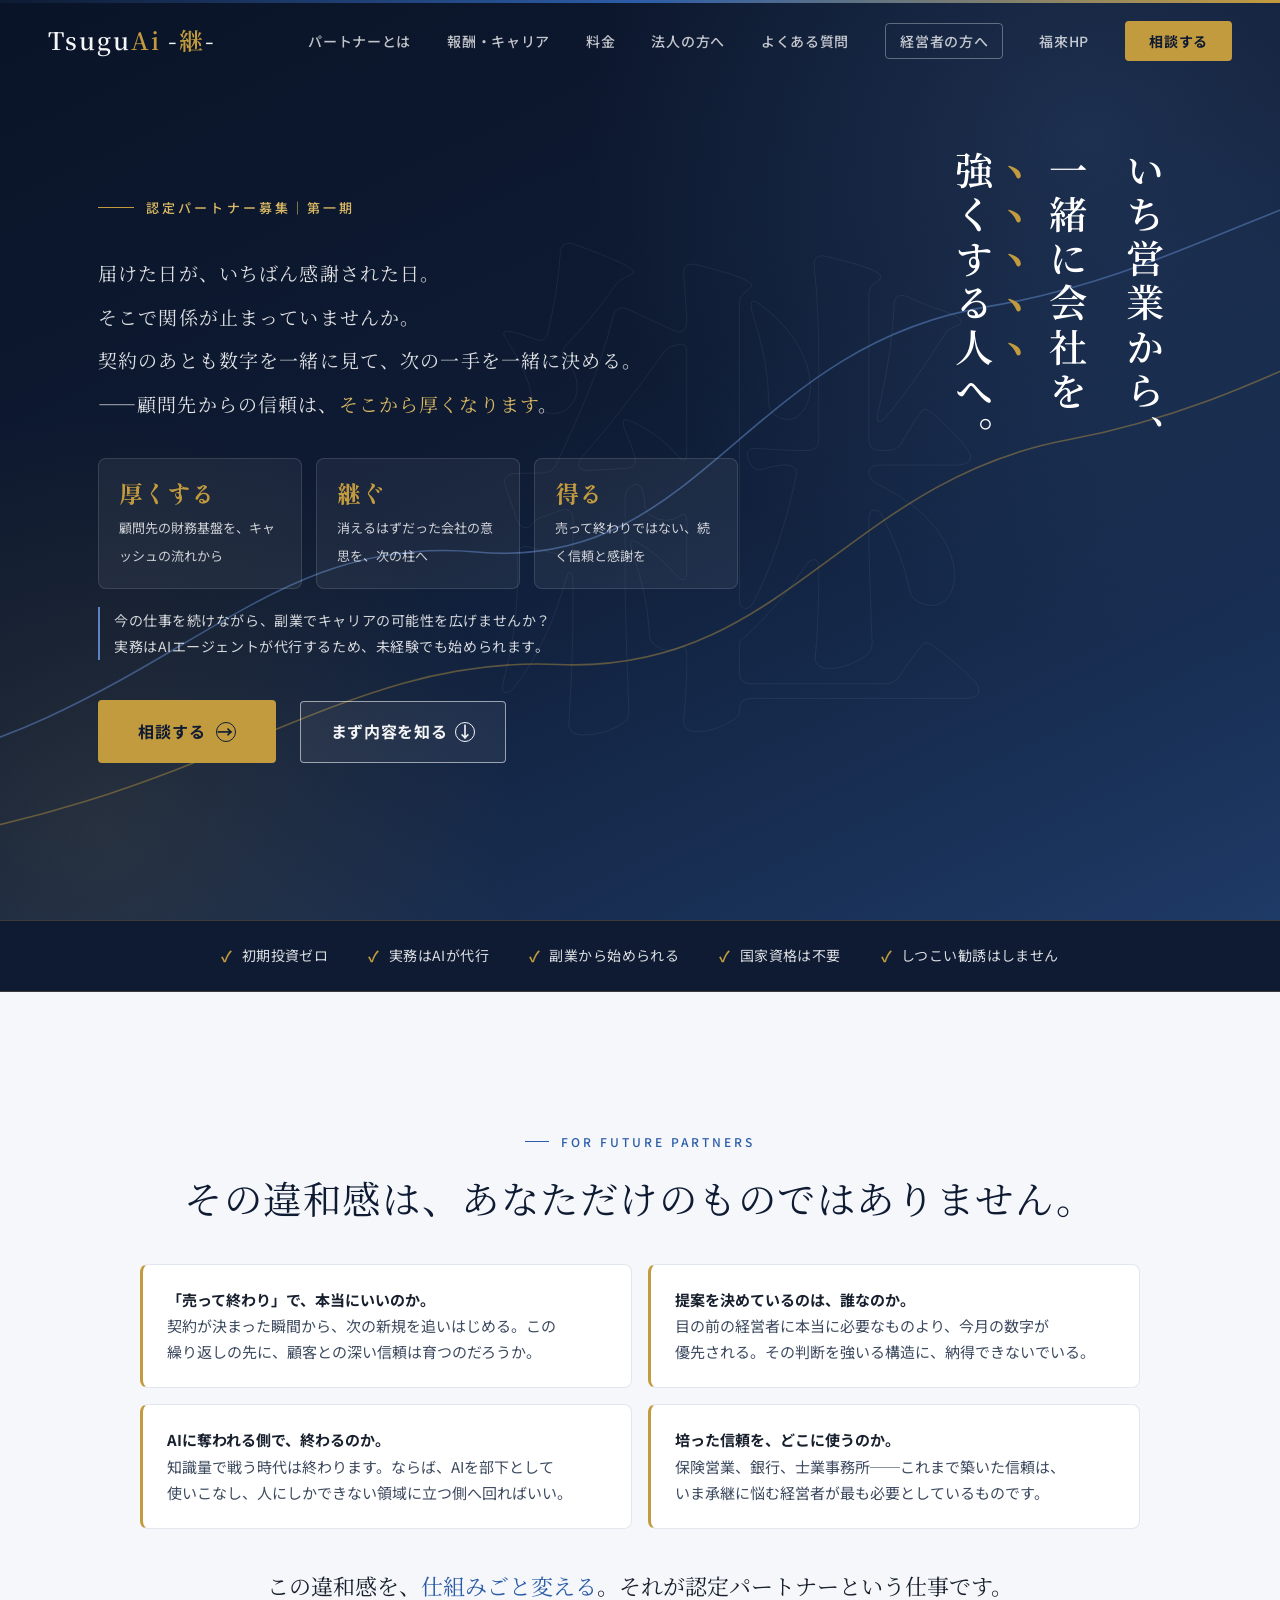
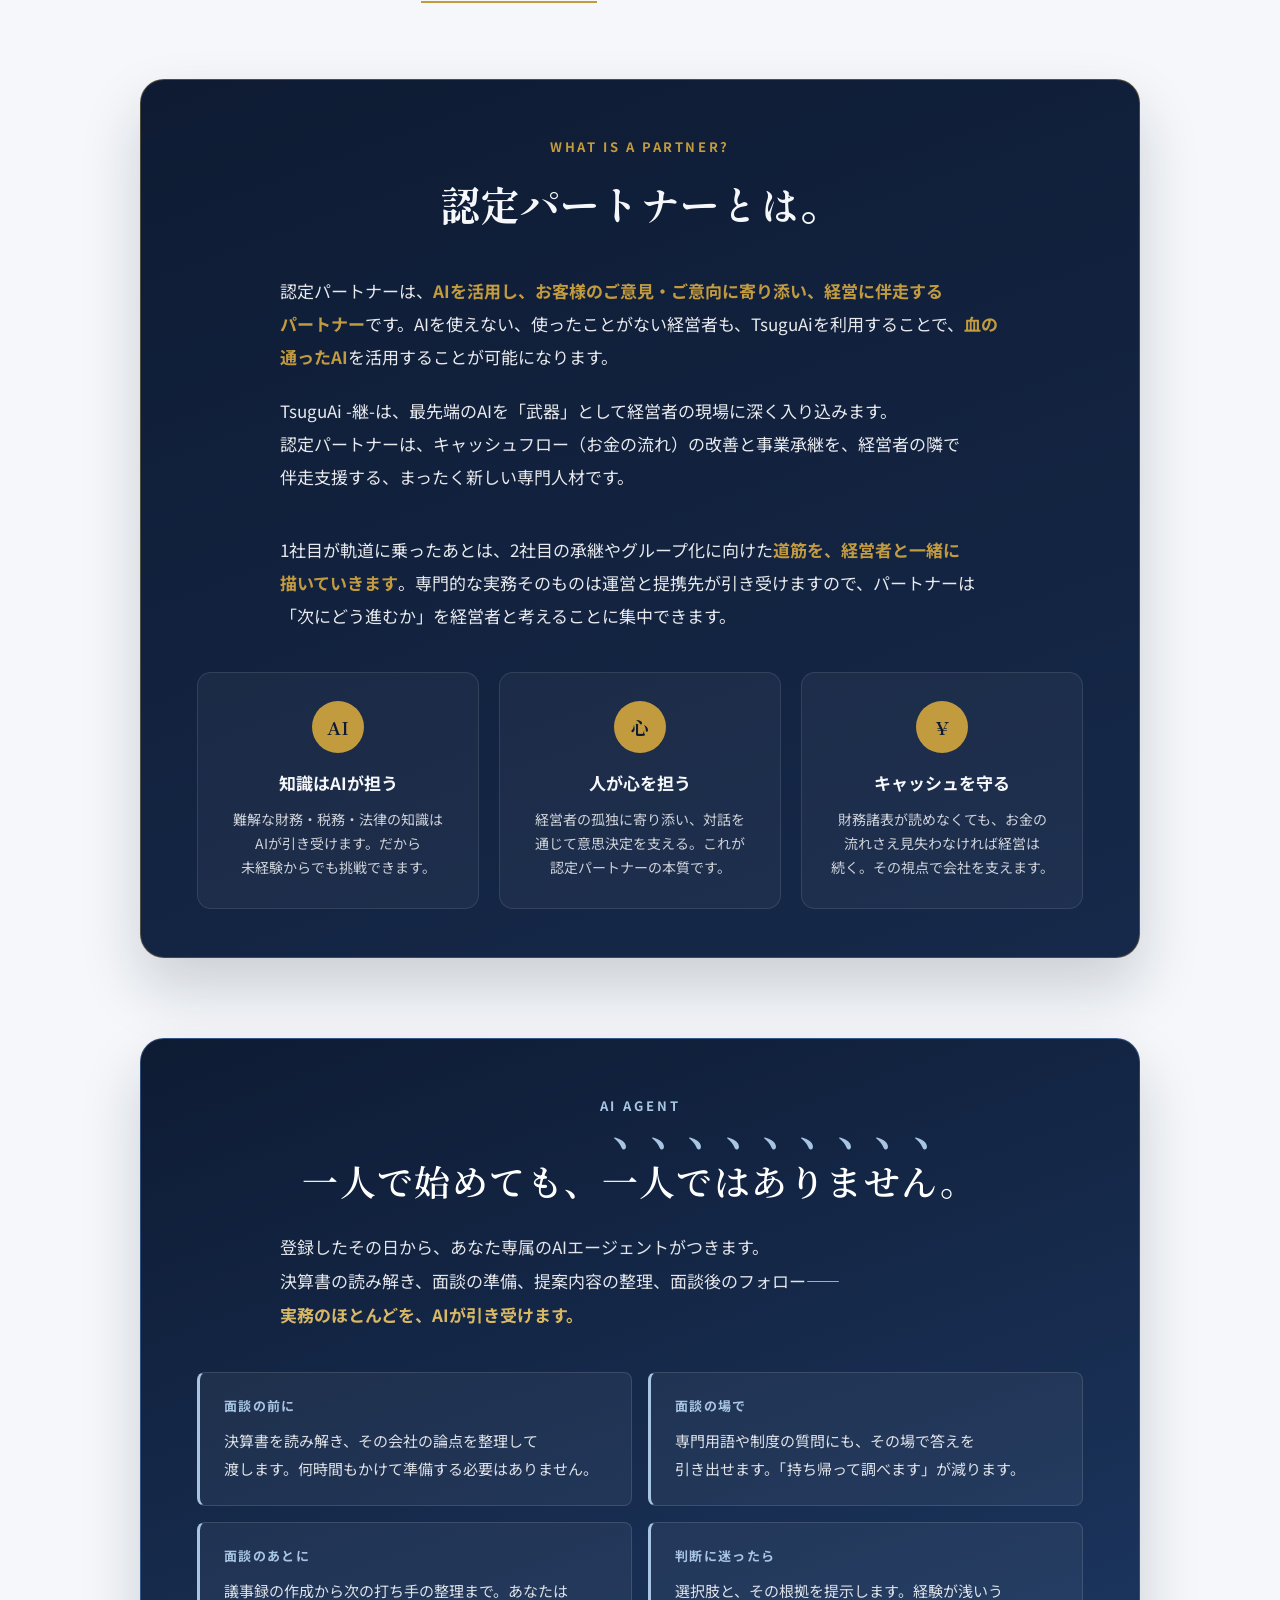
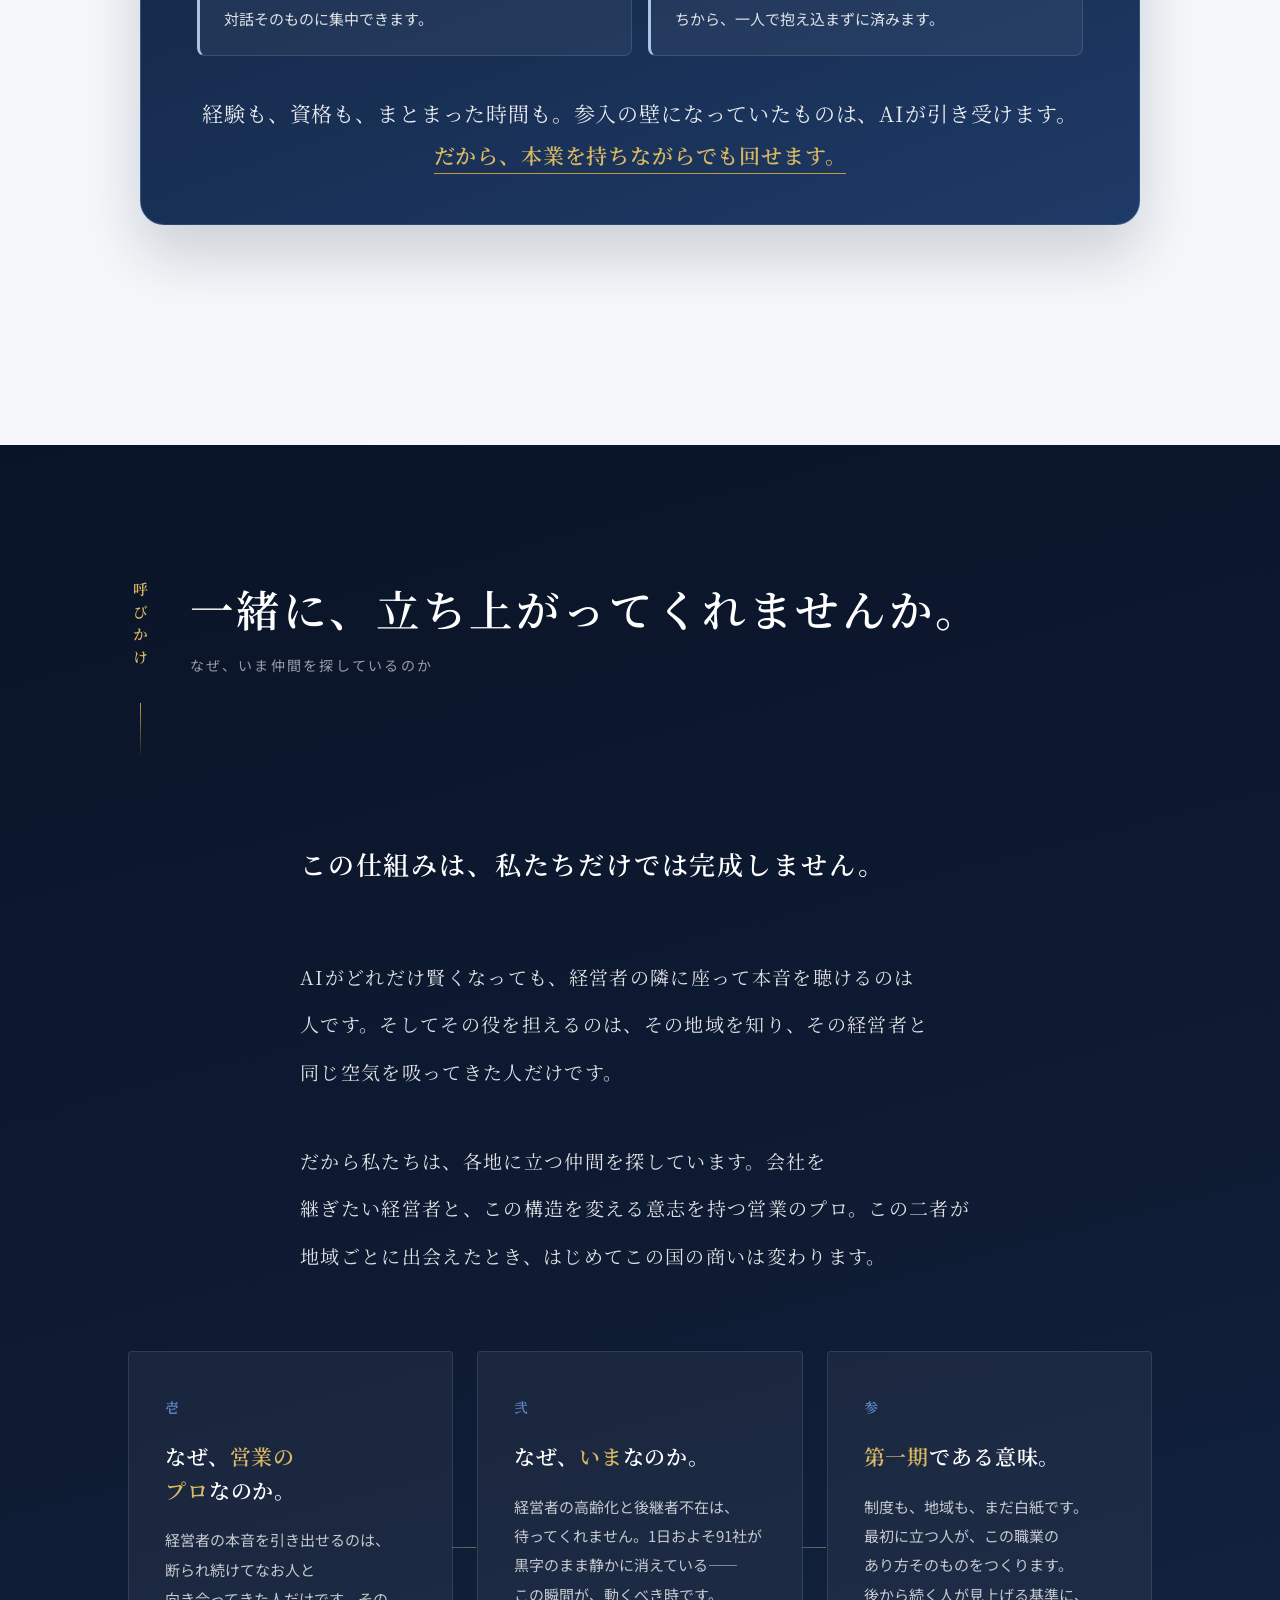
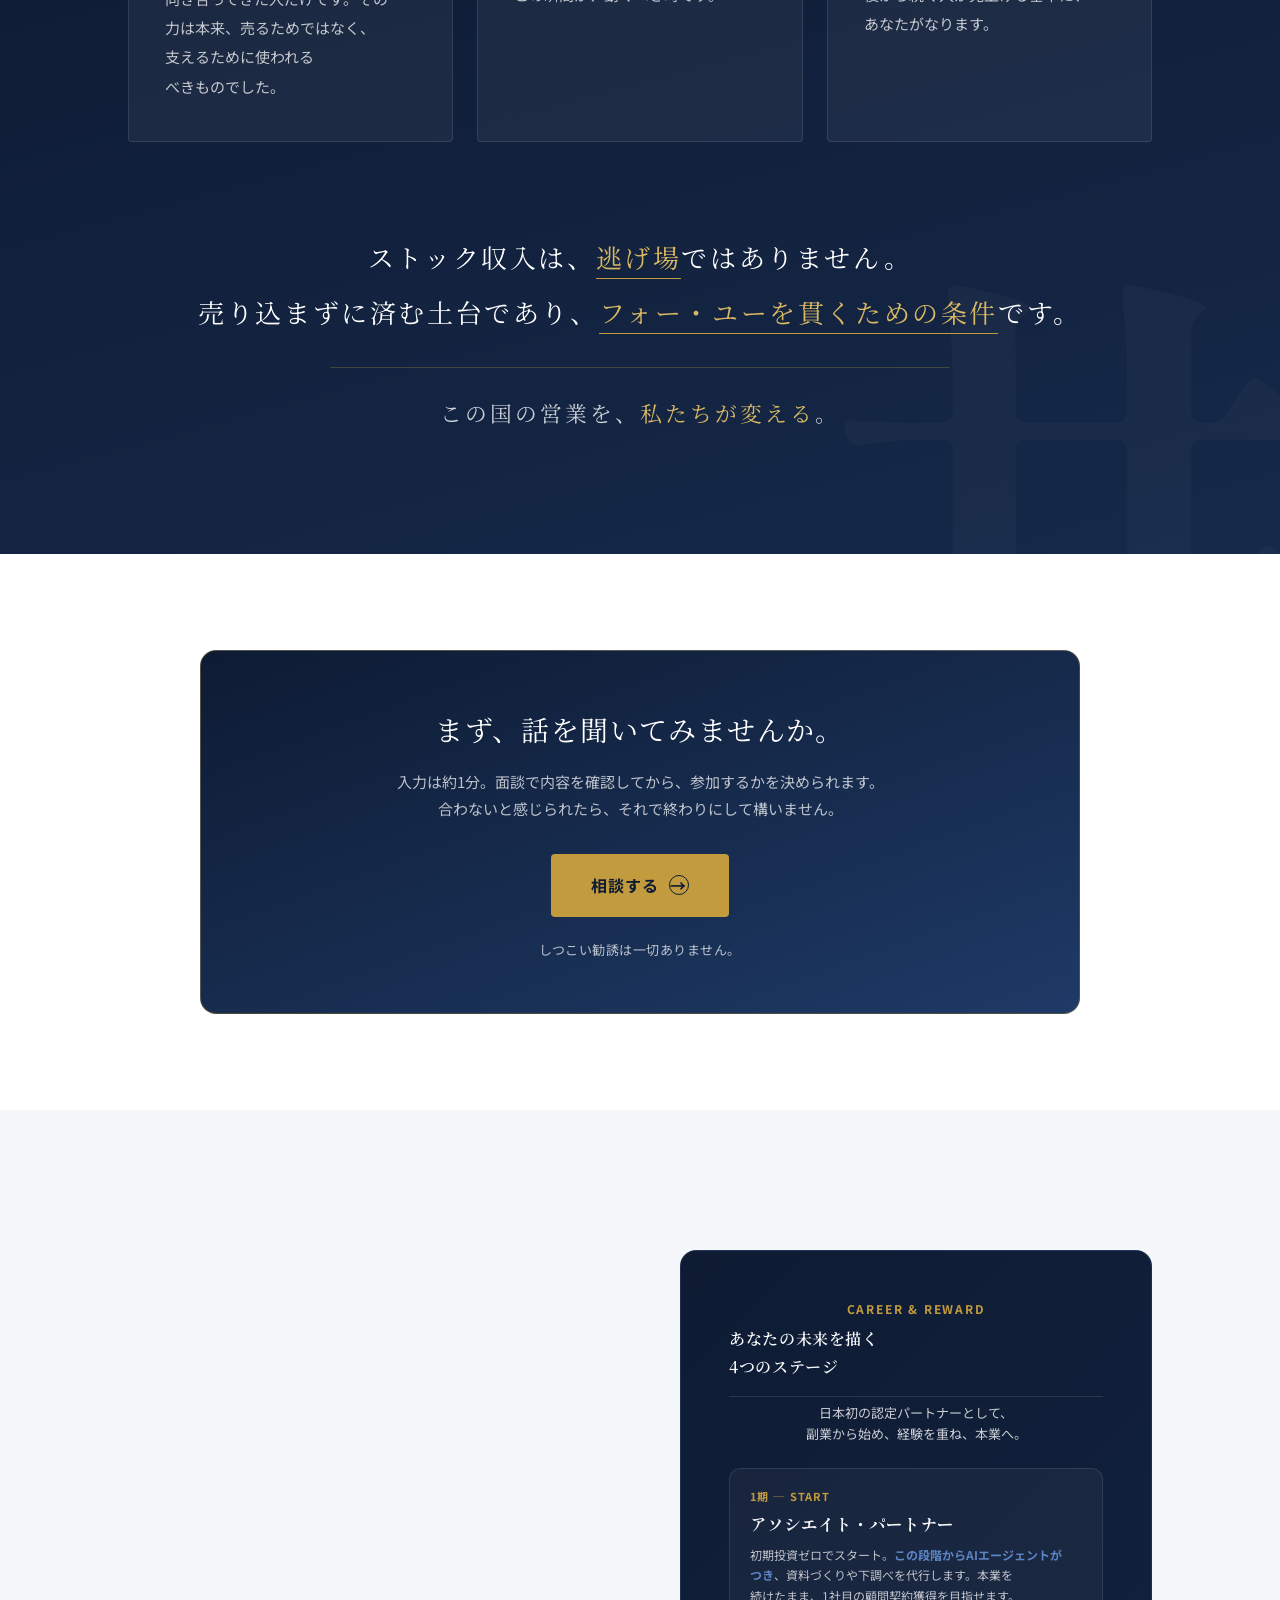
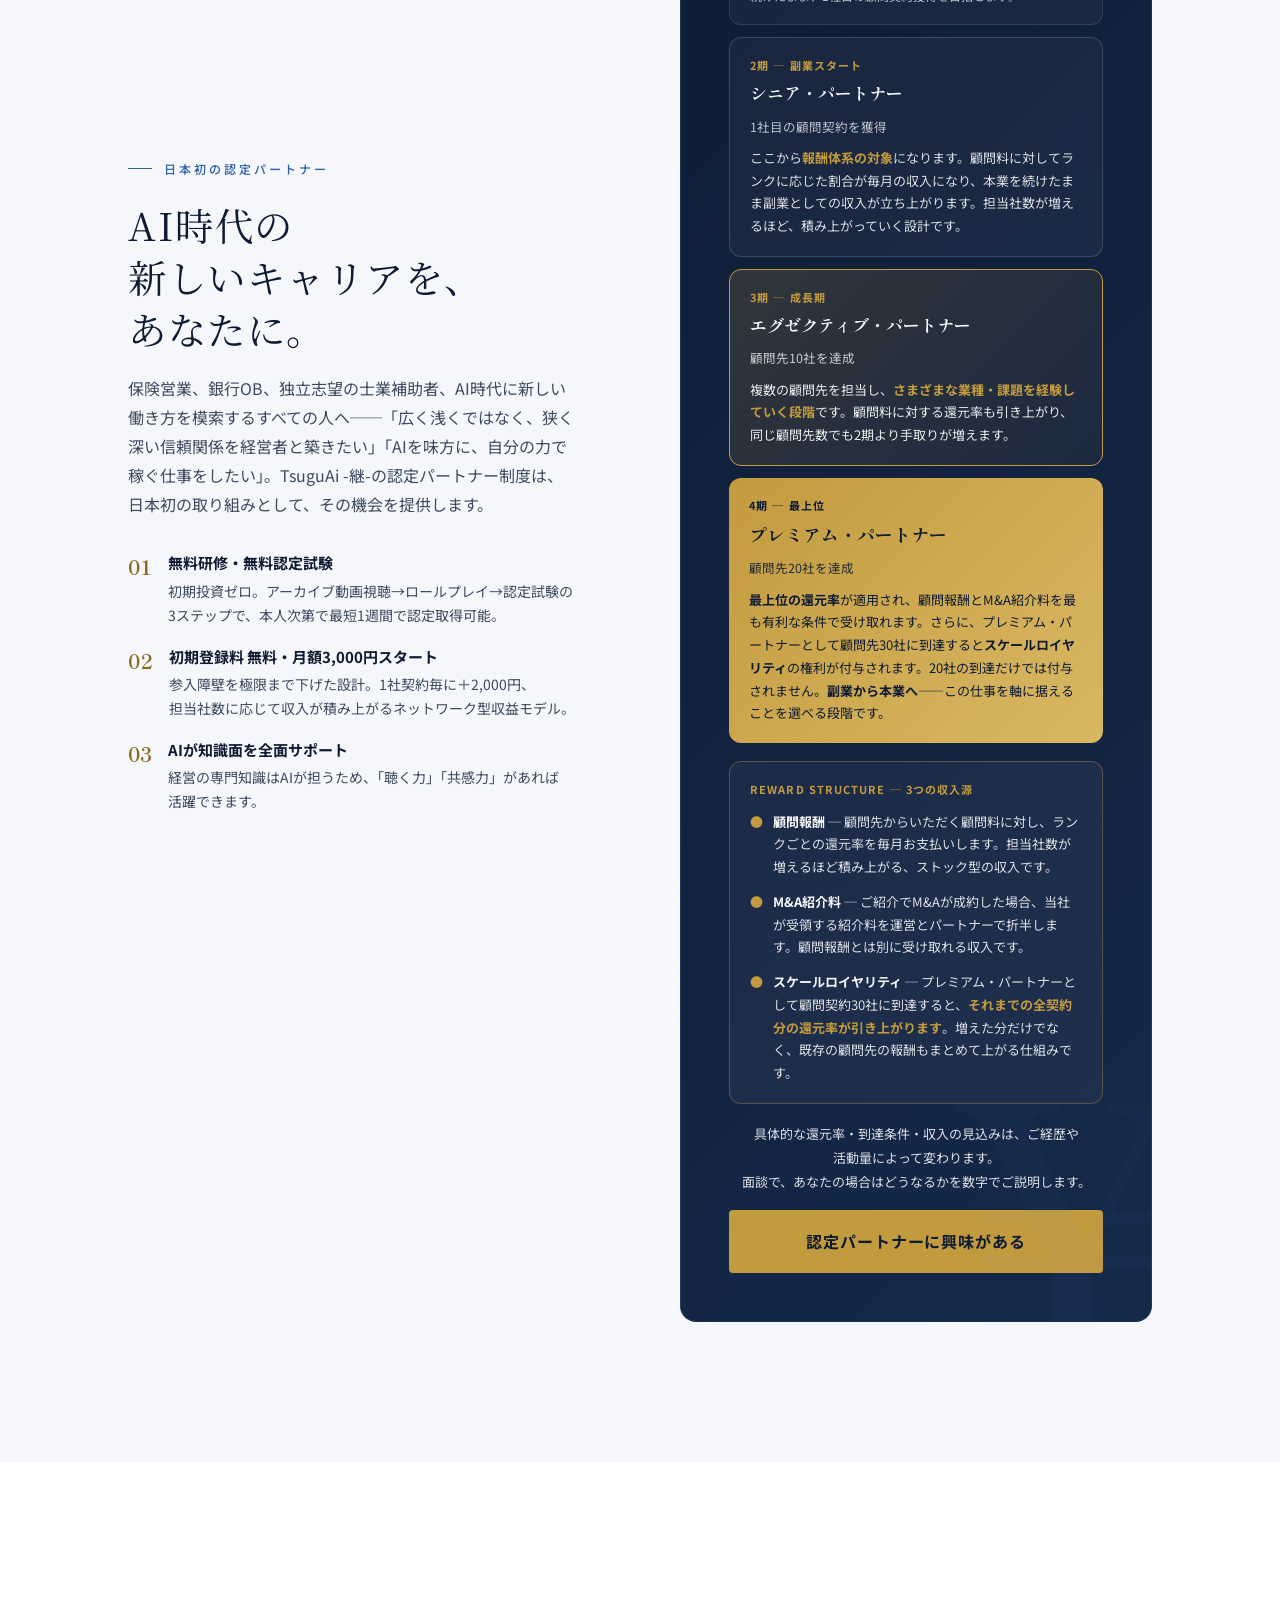
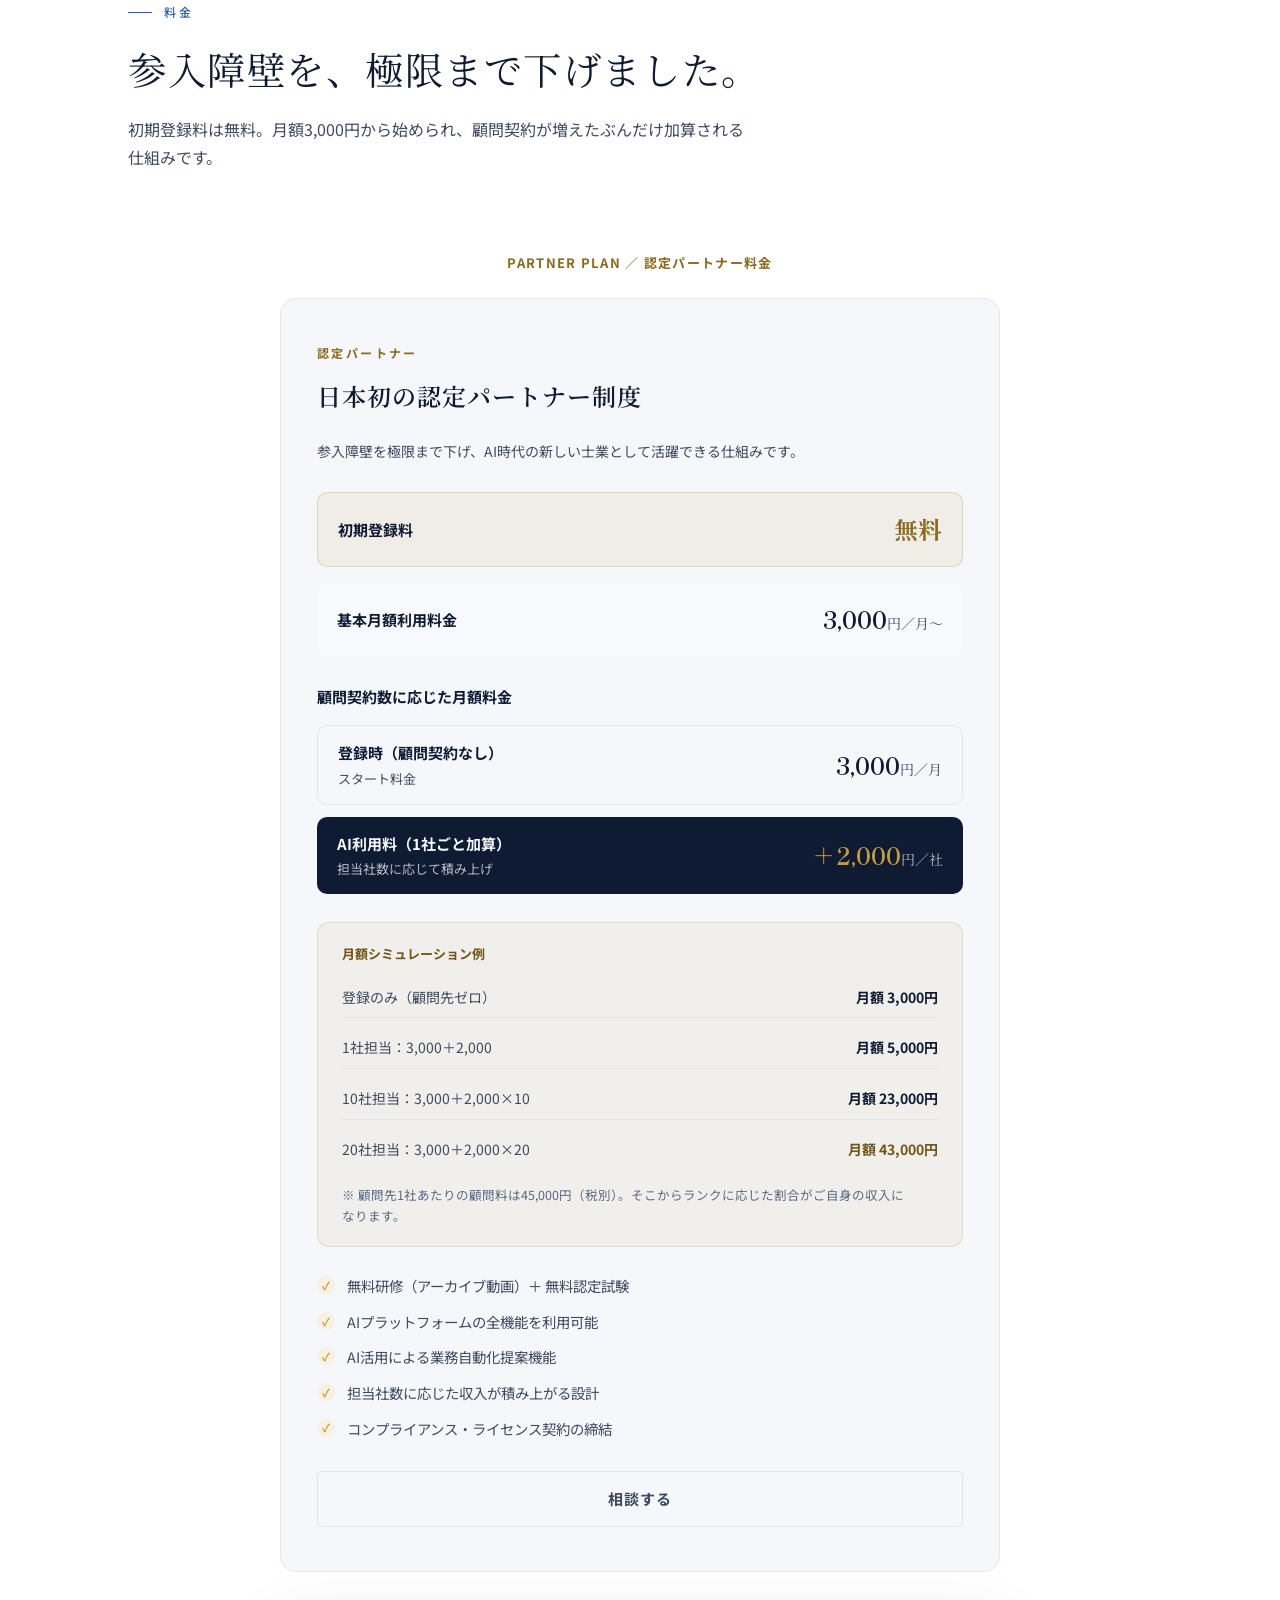
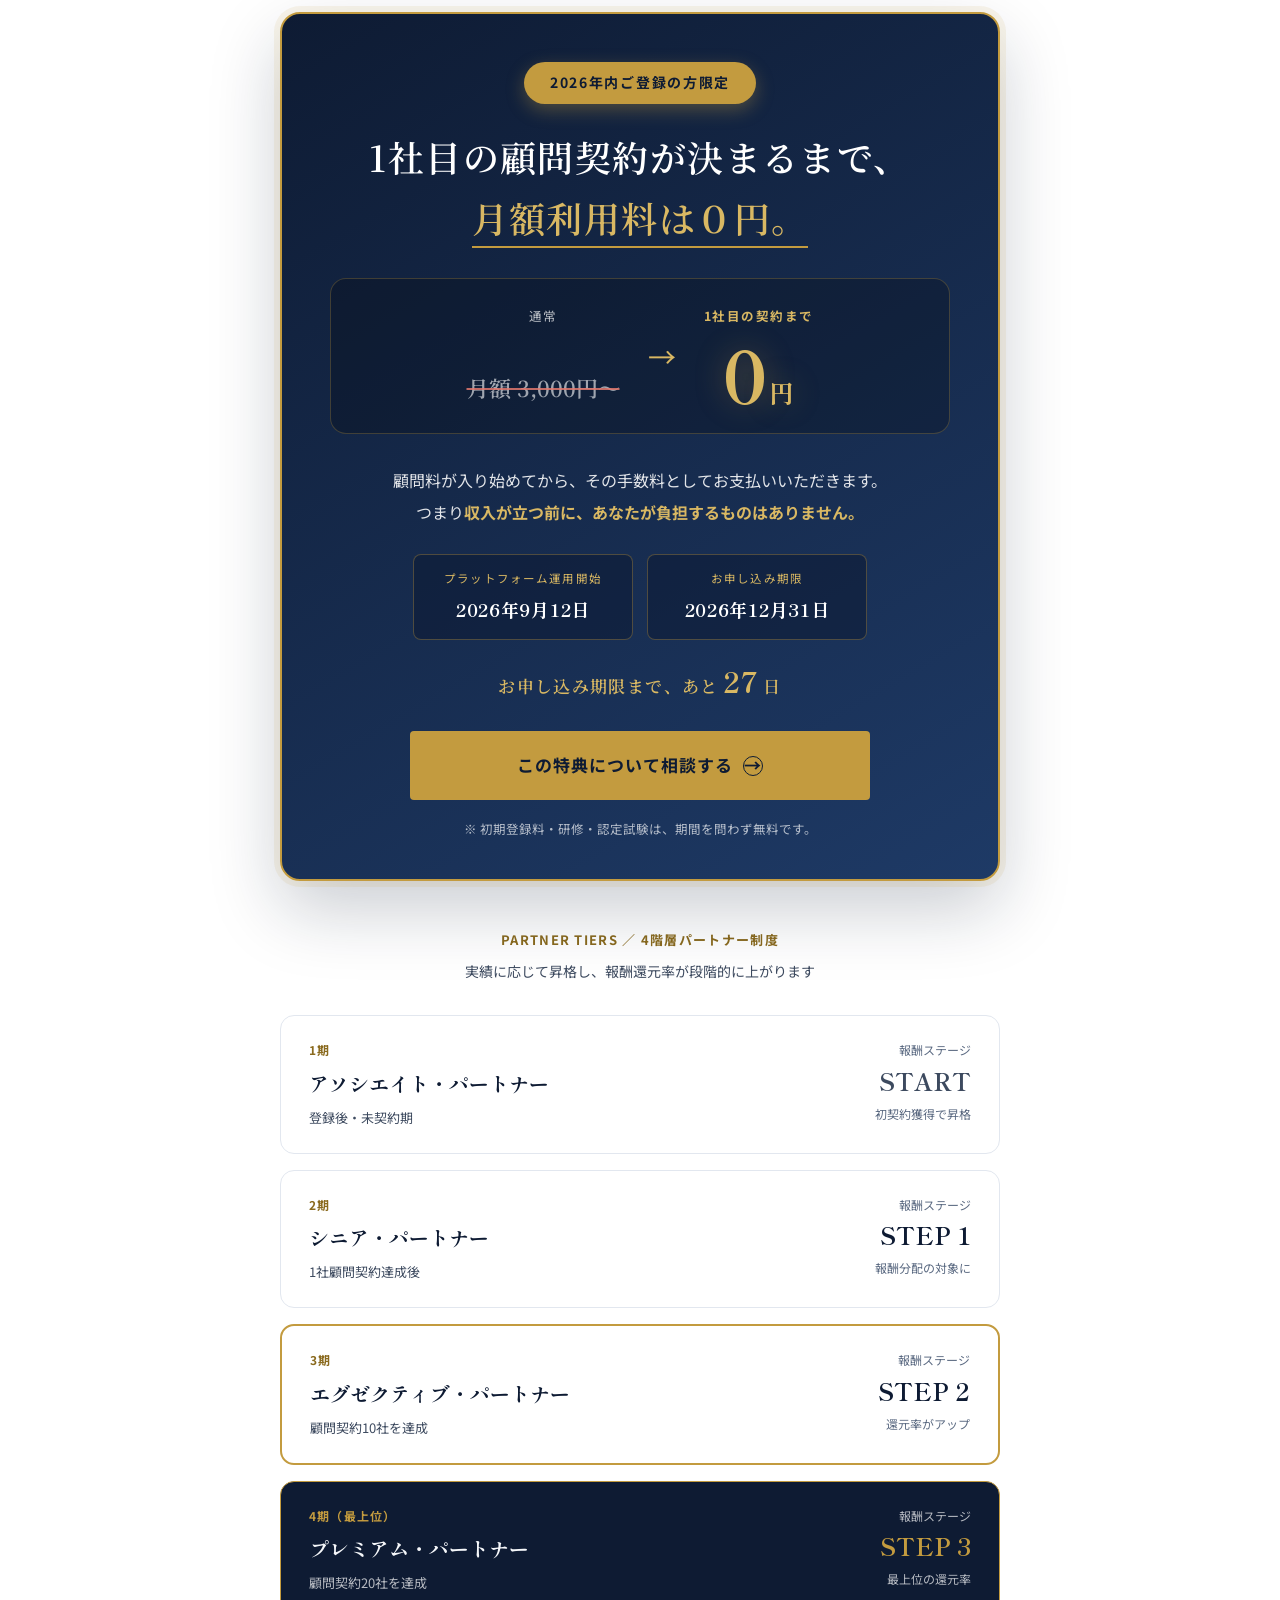
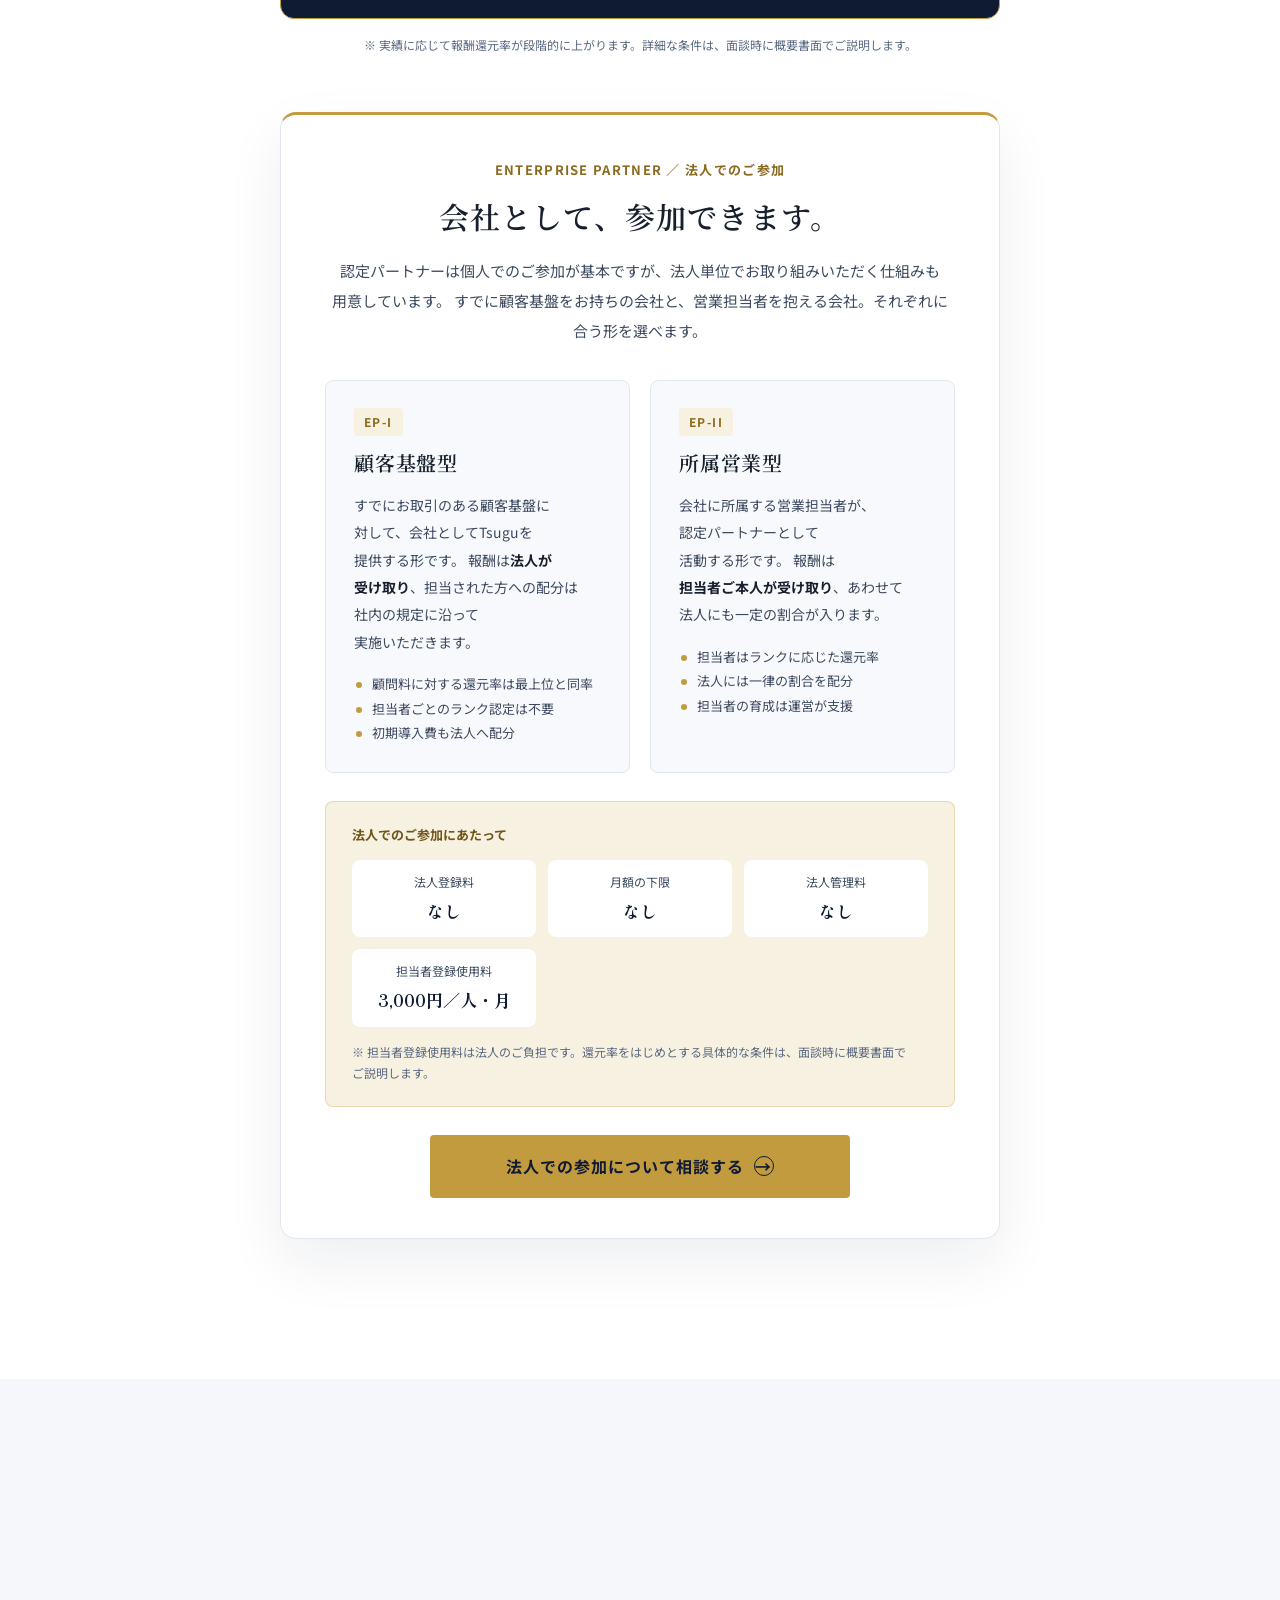
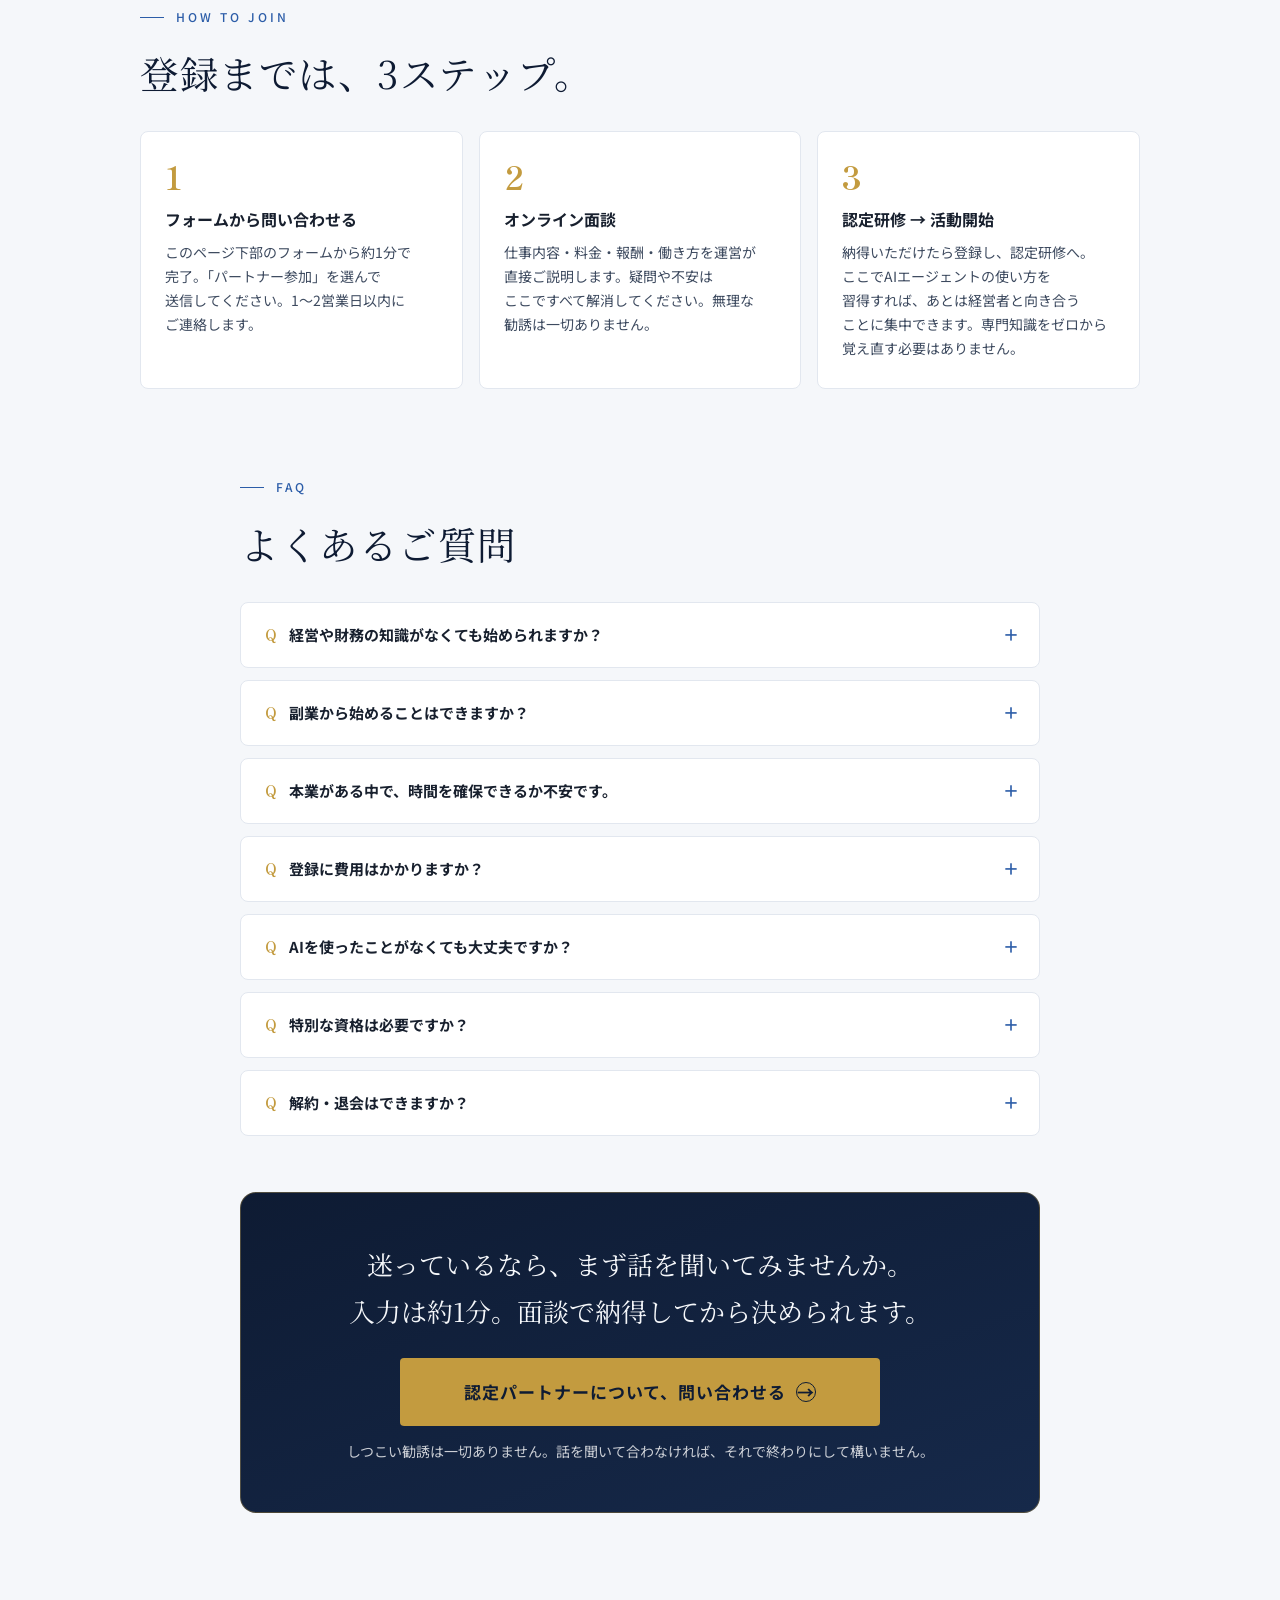
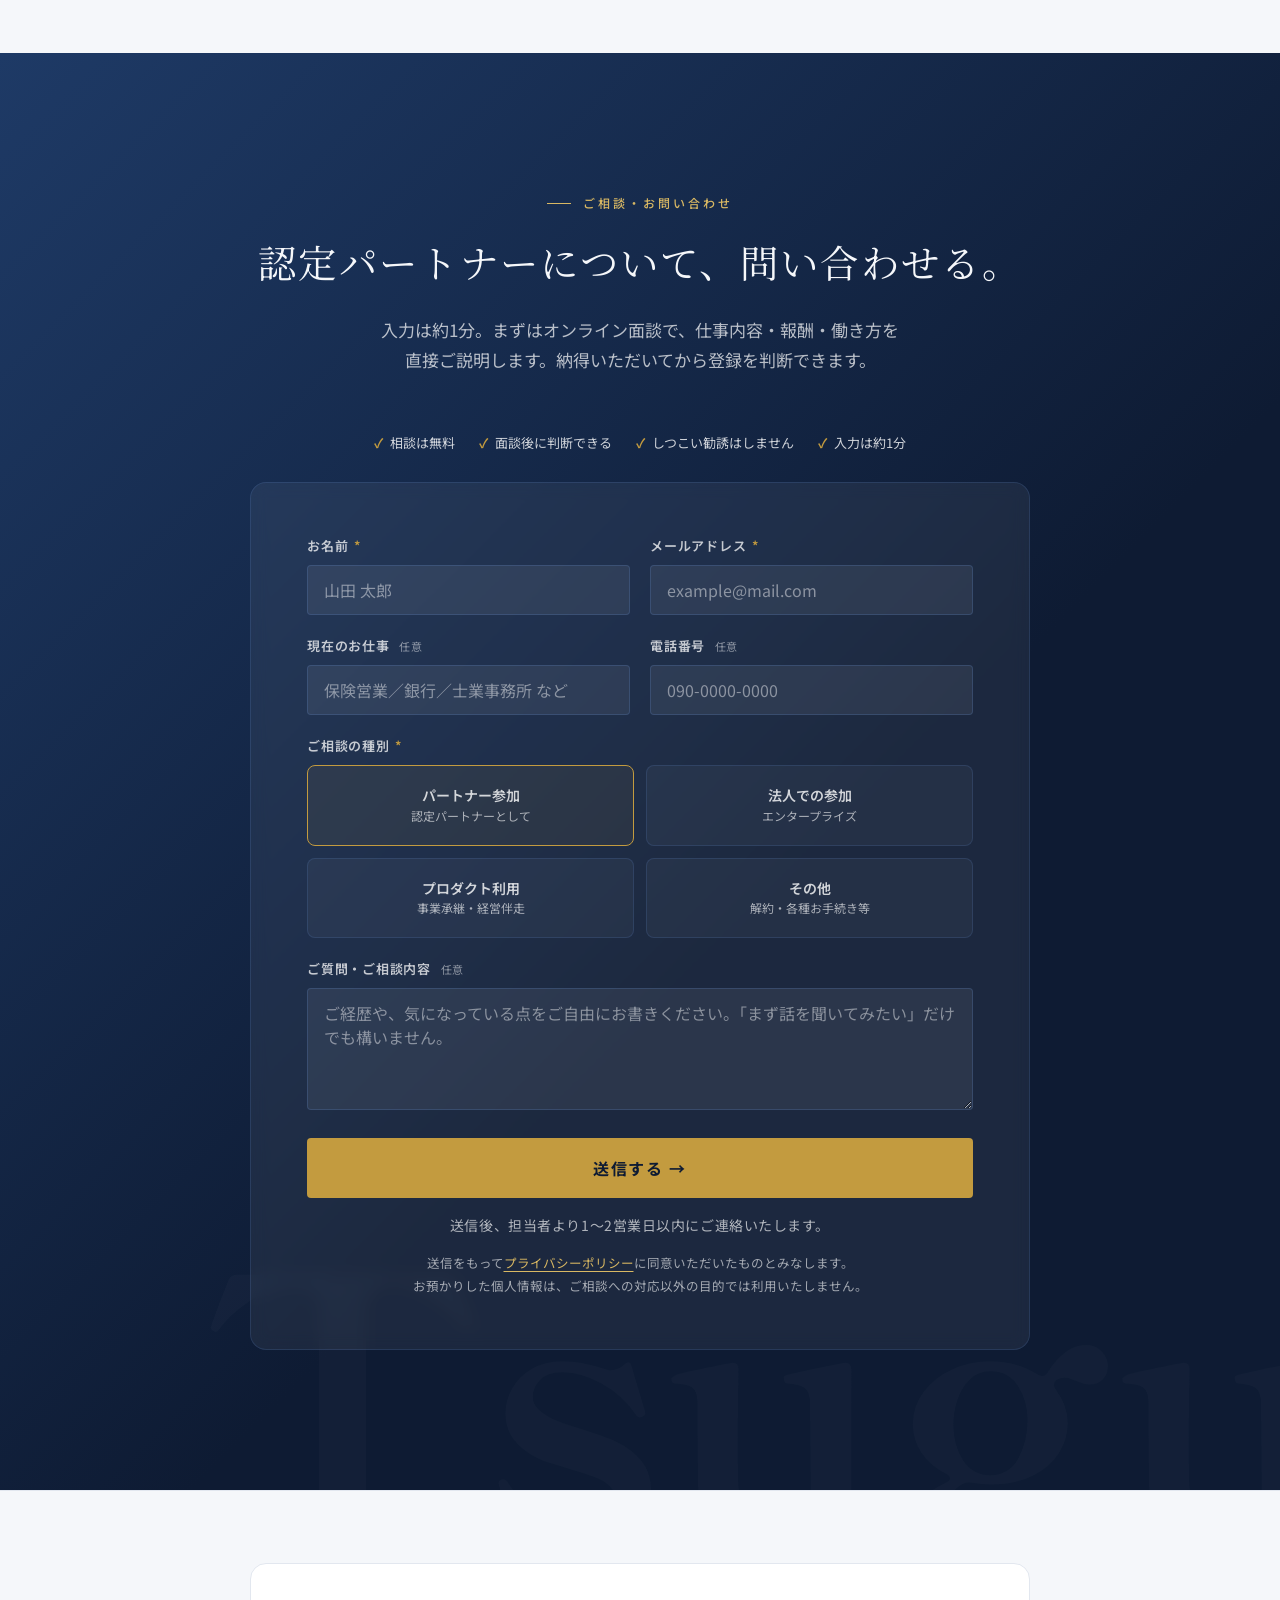
<file: partner.html>
<!DOCTYPE html>
<html lang="ja">
<head>
<meta charset="UTF-8">
<meta name="viewport" content="width=device-width, initial-scale=1.0">
<title>TsuguAi -継- | 認定パートナー募集 | いち営業から、一緒に会社を強くする人へ。</title>
<meta name="description" content="顧問先の財務基盤を厚くし、今より厚い信頼を得る側へ。日本初の認定パートナー第一期募集。初期投資ゼロ、実務はAIエージェントが代行するため未経験・副業からでも始められます。">
<meta name="robots" content="index, follow">
<link rel="canonical" href="https://www.fuku-tsugu.jp/partner">
<link rel="icon" href="/favicon.ico?v=4" sizes="any">
<link rel="icon" type="image/svg+xml" href="/favicon.svg?v=4">
<link rel="icon" type="image/png" sizes="16x16" href="/favicon-16.png?v=4">
<link rel="icon" type="image/png" sizes="32x32" href="/favicon-32.png?v=4">
<link rel="icon" type="image/png" sizes="192x192" href="/favicon-192.png?v=4">
<link rel="apple-touch-icon" sizes="180x180" href="/apple-touch-icon.png?v=4">

<meta property="og:type" content="website">
<meta property="og:site_name" content="TsuguAi -継-">
<meta property="og:title" content="TsuguAi -継- | 認定パートナー募集 | いち営業から、一緒に会社を強くする人へ。">
<meta property="og:description" content="顧問先の会社を強くし、感謝される側へ。日本初の認定パートナー第一期募集。">
<meta property="og:url" content="https://www.fuku-tsugu.jp/partner">
<meta property="og:image" content="https://www.fuku-tsugu.jp/og-image-partner.png?v=1">
<meta property="og:locale" content="ja_JP">
<meta name="twitter:card" content="summary_large_image">
<meta name="twitter:title" content="TsuguAi -継- | 認定パートナー募集 | いち営業から、一緒に会社を強くする人へ。">
<meta name="twitter:description" content="顧問先の会社を強くし、感謝される側へ。第一期の仲間を探しています。">
<meta name="twitter:image" content="https://www.fuku-tsugu.jp/og-image-partner.png?v=1">

<link rel="preconnect" href="https://fonts.googleapis.com">
<link rel="preconnect" href="https://fonts.gstatic.com" crossorigin>
<link href="https://fonts.googleapis.com/css2?family=Shippori+Mincho+B1:wght@400;500;600;700;800&family=Noto+Serif+JP:wght@300;400;500;600;700&family=Noto+Sans+JP:wght@300;400;500;700&display=swap" rel="stylesheet">
<link rel="stylesheet" href="style.css">
</head>
<body data-default-inquiry="認定パートナーへの参加">

<!-- NAV -->
<nav id="main-nav">
  <a class="nav-logo" href="./">Tsugu<span>Ai</span> -<span>継</span>-</a>
  <ul class="nav-links">
    <li><a href="#about">パートナーとは</a></li>
    <li><a href="#career">報酬・キャリア</a></li>
    <li><a href="#partner-pricing">料金</a></li>
    <li><a href="#enterprise">法人の方へ</a></li>
    <li><a href="#partner-faq">よくある質問</a></li>
    <li><a href="owner.html" class="nav-boxed">経営者の方へ</a></li>
    <li><a href="https://www.fuku-kita.jp/">福來HP</a></li>
    <li><a href="#contact" class="nav-cta">相談する</a></li>
  </ul>
  <button class="nav-toggle" id="navToggle" aria-label="メニューを開く" aria-expanded="false">
    <span class="nav-toggle-bar"></span>
    <span class="nav-toggle-bar"></span>
    <span class="nav-toggle-bar"></span>
  </button>
</nav>

<div class="mobile-menu-overlay" id="mobileMenuOverlay" aria-hidden="true"></div>

<div class="mobile-menu" id="mobileMenu" aria-hidden="true">
  <button class="mobile-menu-close" id="mobileMenuClose" aria-label="メニューを閉じる">
    <span class="mobile-menu-close-bar"></span>
    <span class="mobile-menu-close-bar"></span>
  </button>
  <div class="mobile-menu-inner">
    <img class="mobile-menu-mon" src="tsugu-navi.png" alt="" width="76" height="76" decoding="async">
    <p class="mobile-menu-tag">TSUGU AI</p>

    <nav class="mobile-menu-nav" aria-label="メニュー">
      <a href="#top"><i>01</i><b>トップ</b><small>HOME</small></a>
      <a href="#about"><i>02</i><b>認定パートナーとは</b><small>ABOUT</small></a>
      <a href="#call"><i>03</i><b>呼びかけ</b><small>MESSAGE</small></a>
      <a href="#career"><i>04</i><b>報酬・キャリア</b><small>REWARDS</small></a>
      <a href="#partner-pricing"><i>05</i><b>料金</b><small>PRICING</small></a>
      <a href="#enterprise"><i>06</i><b>法人の方へ</b><small>ENTERPRISE</small></a>
      <a href="#join"><i>07</i><b>登録までの流れ</b><small>FLOW</small></a>
      <a href="#partner-faq"><i>08</i><b>よくある質問</b><small>FAQ</small></a>
      <a href="./"><i>09</i><b>物語を読む</b><small>STORY</small></a>
      <a href="owner.html"><i>10</i><b>経営者の方へ</b><small>FOR OWNERS</small></a>
      <a href="https://www.fuku-kita.jp/"><i>11</i><b>福來HP</b><small>CORPORATE SITE</small></a>
    </nav>

    <div class="mobile-menu-foot">
      <a href="#contact" class="mobile-menu-cta js-partner-cta">相談する<span class="mobile-menu-ar">→</span></a>
      <p class="mobile-menu-info">
        広島県広島市中区西白島町18-6-203号
      </p>
    </div>
  </div>
</div>

<!-- 追従CTA（モバイル） -->
<div class="sticky-cta">
  <a href="#contact" class="sticky-cta-main">相談する</a>
</div>

<!-- HERO -->
<section class="st-hero is-partner" id="top">
  <div class="st-hero-kanji" aria-hidden="true">継</div>
  <svg class="st-hero-thread" viewBox="0 0 1440 900" preserveAspectRatio="xMidYMid slice" aria-hidden="true">
    <path pathLength="1" d="M-40,760 C260,700 340,520 560,540 C780,560 820,340 1060,300 C1240,270 1360,180 1500,160"/>
    <path pathLength="1" class="st-gold" d="M-40,830 C300,790 420,640 640,650 C860,660 920,470 1140,430 C1300,400 1400,330 1500,300"/>
  </svg>
  <div class="st-hero-inner">
    <div class="st-hero-left">
      <p class="st-hero-eyebrow">認定パートナー募集｜第一期</p>
      <p class="st-hero-copy">
        届けた日が、いちばん感謝された日。<br>
        そこで関係が止まっていませんか。<br>
        契約のあとも数字を一緒に見て、<br class="sp-only">次の一手を一緒に決める。<br>
        ——顧問先からの信頼は、<em>そこから厚くなります</em>。
      </p>
      <div class="pt-hero-points">
        <div class="pt-hero-point">
          <span class="pt-hero-point-num">厚くする</span>
          <span class="pt-hero-point-label">顧問先の財務基盤を、キャッシュの流れから</span>
        </div>
        <div class="pt-hero-point">
          <span class="pt-hero-point-num">継ぐ</span>
          <span class="pt-hero-point-label">消えるはずだった会社の意思を、次の柱へ</span>
        </div>
        <div class="pt-hero-point">
          <span class="pt-hero-point-num">得る</span>
          <span class="pt-hero-point-label">売って終わりではない、続く信頼と感謝を</span>
        </div>
      </div>
      <p class="pt-hero-note">
        今の仕事を続けながら、<br class="sp-only">副業でキャリアの可能性を広げませんか？<br>
        実務はAIエージェントが代行するため、未経験でも始められます。
      </p>
      <div class="hero-actions">
        <a href="#contact" class="btn-primary">相談する <span class="btn-arrow">→</span></a>
        <a href="#about" class="btn-ghost">まず内容を知る <span class="btn-arrow">↓</span></a>
      </div>
    </div>
    <h1 class="st-hero-title">
      <span>いち営業から、</span><span>一緒に会社を</span><span><em class="st-bouten pt-accent">強くする人</em>へ。</span>
    </h1>
  </div>
</section>


<div class="trust-strip">
  <div class="container">
    <div class="trust-strip-inner">
      <span class="trust-item">初期投資ゼロ</span>
      <span class="trust-item">実務はAIが代行</span>
      <span class="trust-item">副業から始められる</span>
      <span class="trust-item">国家資格は不要</span>
      <span class="trust-item">しつこい勧誘はしません</span>
    </div>
  </div>
</div>

<section class="section-consultant" id="about">
  <div class="container">
    <div class="pn-hook reveal">
      <p class="section-label" style="justify-content:center;">FOR FUTURE PARTNERS</p>
      <h2 class="section-title serif">その違和感は、<br class="sp-only">あなただけのものではありません。</h2>
      <div class="pn-hook-grid">
        <div class="pn-hook-item"><strong>「売って終わり」で、本当にいいのか。</strong><br>契約が決まった瞬間から、次の新規を追いはじめる。この繰り返しの先に、顧客との深い信頼は育つのだろうか。</div>
        <div class="pn-hook-item"><strong>提案を決めているのは、誰なのか。</strong><br>目の前の経営者に本当に必要なものより、今月の数字が優先される。その判断を強いる構造に、納得できないでいる。</div>
        <div class="pn-hook-item"><strong>AIに奪われる側で、終わるのか。</strong><br>知識量で戦う時代は終わります。ならば、AIを部下として使いこなし、人にしかできない領域に立つ側へ回ればいい。</div>
        <div class="pn-hook-item"><strong>培った信頼を、どこに使うのか。</strong><br>保険営業、銀行、士業事務所──これまで築いた信頼は、いま承継に悩む経営者が最も必要としているものです。</div>
      </div>
      <p class="pn-hook-lead">この違和感を、<em>仕組みごと変える</em>。それが認定パートナーという仕事です。</p>
    </div>

    <!-- パートナーとは 説明ブロック -->
    <div class="fde-explainer reveal">
      <div class="fde-explainer-head">
        <p class="fde-explainer-eyebrow">WHAT IS A PARTNER?</p>
        <h2 class="fde-explainer-title serif">認定パートナーとは。</h2>
      </div>
      <div class="fde-explainer-body">
        <p class="fde-explainer-lead">
          認定パートナーは、<span class="fde-hl">AIを活用し、お客様のご意見・ご意向に寄り添い、経営に伴走するパートナー</span>です。AIを使えない、使ったことがない経営者も、TsuguAiを利用することで、<span class="fde-hl">血の通ったAI</span>を活用することが可能になります。
        </p>
        <p class="fde-explainer-text">
          TsuguAi -継-は、最先端のAIを「武器」として経営者の現場に深く入り込みます。認定パートナーは、キャッシュフロー（お金の流れ）の改善と事業承継を、経営者の隣で伴走支援する、まったく新しい専門人材です。
        </p>
        <p class="fde-explainer-text">
          1社目が軌道に乗ったあとは、2社目の承継やグループ化に向けた<span class="fde-hl">道筋を、経営者と一緒に描いていきます</span>。専門的な実務そのものは運営と提携先が引き受けますので、パートナーは「次にどう進むか」を経営者と考えることに集中できます。
        </p>
        <div class="fde-explainer-points">
          <div class="fde-ep-item">
            <div class="fde-ep-icon">AI</div>
            <p class="fde-ep-title">知識はAIが担う</p>
            <p class="fde-ep-desc">難解な財務・税務・法律の知識はAIが引き受けます。だから未経験からでも挑戦できます。</p>
          </div>
          <div class="fde-ep-item">
            <div class="fde-ep-icon">心</div>
            <p class="fde-ep-title">人が心を担う</p>
            <p class="fde-ep-desc">経営者の孤独に寄り添い、対話を通じて意思決定を支える。これが認定パートナーの本質です。</p>
          </div>
          <div class="fde-ep-item">
            <div class="fde-ep-icon">¥</div>
            <p class="fde-ep-title">キャッシュを守る</p>
            <p class="fde-ep-desc">財務諸表が読めなくても、お金の流れさえ見失わなければ経営は続く。その視点で会社を支えます。</p>
          </div>
        </div>
      </div>
    </div>

    <!-- AIエージェントによる支援 -->
    <div class="ai-support reveal">
      <div class="ai-support-head">
        <p class="ai-support-eyebrow">AI AGENT</p>
        <h2 class="ai-support-title serif">一人で始めても、<br class="sp-only"><em>一人ではありません</em>。</h2>
        <p class="ai-support-lead">
          登録したその日から、あなた専属のAIエージェントがつきます。<br>
          決算書の読み解き、面談の準備、提案内容の整理、面談後のフォロー——<br>
          <strong>実務のほとんどを、AIが引き受けます。</strong>
        </p>
      </div>

      <div class="ai-support-grid">
        <div class="ai-support-item">
          <p class="ai-support-when">面談の前に</p>
          <p class="ai-support-what">決算書を読み解き、その会社の論点を整理して渡します。何時間もかけて準備する必要はありません。</p>
        </div>
        <div class="ai-support-item">
          <p class="ai-support-when">面談の場で</p>
          <p class="ai-support-what">専門用語や制度の質問にも、その場で答えを引き出せます。「持ち帰って調べます」が減ります。</p>
        </div>
        <div class="ai-support-item">
          <p class="ai-support-when">面談のあとに</p>
          <p class="ai-support-what">議事録の作成から次の打ち手の整理まで。あなたは対話そのものに集中できます。</p>
        </div>
        <div class="ai-support-item">
          <p class="ai-support-when">判断に迷ったら</p>
          <p class="ai-support-what">選択肢と、その根拠を提示します。経験が浅いうちから、一人で抱え込まずに済みます。</p>
        </div>
      </div>

      <p class="ai-support-close">
        経験も、資格も、まとまった時間も。<br class="sp-only">参入の壁になっていたものは、AIが引き受けます。<br>
        <em>だから、本業を持ちながらでも回せます。</em>
      </p>
    </div>

  </div>
</section>

<!-- 変革への呼びかけ -->
<section class="st-chapter st-dark" id="call" data-kanji="共">
  <div class="container">
    <div class="st-ch-head reveal">
      <span class="st-ch-num">呼びかけ</span>
      <div class="st-ch-titles">
        <h2 class="st-ch-title">一緒に、立ち上がってくれませんか。</h2>
        <p class="st-ch-sub">なぜ、いま仲間を探しているのか</p>
      </div>
    </div>
    <div class="st-story-body">
      <p class="st-monologue reveal">この仕組みは、私たちだけでは完成しません。</p>
      <p class="reveal">AIがどれだけ賢くなっても、経営者の隣に座って本音を聴けるのは人です。そしてその役を担えるのは、その地域を知り、その経営者と同じ空気を吸ってきた人だけです。</p>
      <p class="reveal">だから私たちは、各地に立つ仲間を探しています。会社を継ぎたい経営者と、この構造を変える意志を持つ営業のプロ。この二者が地域ごとに出会えたとき、はじめてこの国の商いは変わります。</p>
    </div>

    <div class="st-steps" style="margin-top:72px;">
      <div class="st-step reveal">
        <span class="st-step-num">壱</span>
        <h3 class="st-step-title">なぜ、<span class="st-gold-hl">営業のプロ</span>なのか。</h3>
        <p class="st-step-desc">経営者の本音を引き出せるのは、断られ続けてなお人と向き合ってきた人だけです。その力は本来、売るためではなく、支えるために使われるべきものでした。</p>
      </div>
      <div class="st-step reveal reveal-delay-1">
        <span class="st-step-num">弐</span>
        <h3 class="st-step-title">なぜ、<span class="st-gold-hl">いま</span>なのか。</h3>
        <p class="st-step-desc">経営者の高齢化と後継者不在は、待ってくれません。1日およそ91社が黒字のまま静かに消えている——この瞬間が、動くべき時です。</p>
      </div>
      <div class="st-step reveal reveal-delay-2">
        <span class="st-step-num">参</span>
        <h3 class="st-step-title"><span class="st-gold-hl">第一期</span>である意味。</h3>
        <p class="st-step-desc">制度も、地域も、まだ白紙です。最初に立つ人が、この職業のあり方そのものをつくります。後から続く人が見上げる基準に、あなたがなります。</p>
      </div>
    </div>

    <p class="st-conv-close reveal">ストック収入は、<br class="sp-only"><em>逃げ場</em>ではありません。<br>売り込まずに済む土台であり、<br class="sp-only"><em>フォー・ユーを<br class="sp-only">貫くための条件</em>です。</p>
    <p class="pt-creed reveal reveal-delay-1">この国の営業を、<em>私たちが変える</em>。</p>
  </div>
</section>

<!-- 中間CTA① -->
<section class="section-ctaband">
  <div class="container">
    <div class="cta-band reveal">
      <p class="cta-band-lead">まず、話を聞いてみませんか。</p>
      <p class="cta-band-sub">入力は約1分。面談で内容を確認してから、参加するかを決められます。<br>合わないと感じられたら、それで終わりにして構いません。</p>
      <div class="cta-band-actions">
        <a href="#contact" class="btn-primary js-partner-cta">相談する <span class="btn-arrow">→</span></a>
      </div>
      <p class="cta-band-note">しつこい勧誘は一切ありません。</p>
    </div>
  </div>
</section>

<section class="section-consultant" id="career">
  <div class="container">
    <div class="consultant-inner">
      <div class="reveal">
        <p class="section-label">日本初の認定パートナー</p>
        <h2 class="section-title serif">AI時代の<br>新しいキャリアを、<br>あなたに。</h2>
        <p class="section-body" style="margin-bottom:32px;">保険営業、銀行OB、独立志望の士業補助者、AI時代に新しい働き方を模索するすべての人へ──「広く浅くではなく、狭く深い信頼関係を経営者と築きたい」「AIを味方に、自分の力で稼ぐ仕事をしたい」。TsuguAi -継-の認定パートナー制度は、日本初の取り組みとして、その機会を提供します。</p>
        <ul style="list-style:none;display:flex;flex-direction:column;gap:16px;">
          <li style="display:flex;gap:16px;align-items:flex-start;">
            <span style="color:#8A6A1E;font-family:var(--serif);font-weight:700;font-size:1.25rem;flex-shrink:0;">01</span>
            <div>
              <p style="font-weight:700;color:var(--ink);margin-bottom:4px;font-size:0.9375rem;">無料研修・無料認定試験</p>
              <p style="font-size:0.875rem;color:var(--text-mid);">初期投資ゼロ。アーカイブ動画視聴→ロールプレイ→認定試験の3ステップで、本人次第で最短1週間で認定取得可能。</p>
            </div>
          </li>
          <li style="display:flex;gap:16px;align-items:flex-start;">
            <span style="color:#8A6A1E;font-family:var(--serif);font-weight:700;font-size:1.25rem;flex-shrink:0;">02</span>
            <div>
              <p style="font-weight:700;color:var(--ink);margin-bottom:4px;font-size:0.9375rem;">初期登録料 無料・月額3,000円スタート</p>
              <p style="font-size:0.875rem;color:var(--text-mid);">参入障壁を極限まで下げた設計。1社契約毎に＋2,000円、担当社数に応じて収入が積み上がるネットワーク型収益モデル。</p>
            </div>
          </li>
          <li style="display:flex;gap:16px;align-items:flex-start;">
            <span style="color:#8A6A1E;font-family:var(--serif);font-weight:700;font-size:1.25rem;flex-shrink:0;">03</span>
            <div>
              <p style="font-weight:700;color:var(--ink);margin-bottom:4px;font-size:0.9375rem;">AIが知識面を全面サポート</p>
              <p style="font-size:0.875rem;color:var(--text-mid);">経営の専門知識はAIが担うため、「聴く力」「共感力」があれば活躍できます。</p>
            </div>
          </li>
        </ul>
      </div>
      <div class="consultant-income reveal reveal-delay-1">
        <p style="font-size:0.75rem;letter-spacing:0.15em;color:var(--gold);font-weight:700;margin-bottom:6px;text-align:center;">CAREER & REWARD</p>
        <p class="income-title serif" style="margin-bottom:6px;">あなたの未来を描く<br>4つのステージ</p>
        <p style="font-size:0.8125rem;color: rgba(255,255,255,0.78);margin-bottom:24px;text-align:center;line-height:1.6;">日本初の認定パートナーとして、<br>副業から始め、経験を重ね、本業へ。</p>

        <!-- 1期：アソシエイト -->
        <div style="background:rgba(255,255,255,0.04);border:1px solid rgba(255,255,255,0.1);border-radius:12px;padding:18px 20px;margin-bottom:12px;">
          <p style="font-size:0.6875rem;letter-spacing:0.1em;color:var(--gold);font-weight:700;margin-bottom:4px;">1期 ─ START</p>
          <p style="font-family:var(--serif);font-size:1.0625rem;font-weight:700;color:var(--white);margin-bottom:6px;">アソシエイト・パートナー</p>
          <p style="font-size:0.75rem;color: rgba(255,255,255,0.72);">初期投資ゼロでスタート。<strong style="color:var(--blue-light);">この段階からAIエージェントがつき</strong>、資料づくりや下調べを代行します。本業を続けたまま、1社目の顧問契約獲得を目指せます。</p>
        </div>

        <!-- 2期：シニア -->
        <div style="background:rgba(255,255,255,0.04);border:1px solid rgba(255,255,255,0.15);border-radius:12px;padding:18px 20px;margin-bottom:12px;">
          <p style="font-size:0.6875rem;letter-spacing:0.1em;color:var(--gold);font-weight:700;margin-bottom:4px;">2期 ─ 副業スタート</p>
          <p style="font-family:var(--serif);font-size:1.0625rem;font-weight:700;color:var(--white);margin-bottom:8px;">シニア・パートナー</p>
          <p style="font-size:0.78125rem;color: rgba(255,255,255,0.72);margin-bottom:10px;">1社目の顧問契約を獲得</p>
          <div style="font-size:0.8125rem;color:rgba(255,255,255,0.85);line-height:1.75;">
            ここから<strong style="color:var(--gold);">報酬体系の対象</strong>になります。顧問料に対してランクに応じた割合が毎月の収入になり、本業を続けたまま副業としての収入が立ち上がります。担当社数が増えるほど、積み上がっていく設計です。
          </div>
        </div>

        <!-- 3期：エグゼクティブ -->
        <div style="background:linear-gradient(135deg, rgba(195,155,63,0.18) 0%, rgba(195,155,63,0.05) 100%);border:1px solid var(--gold);border-radius:12px;padding:18px 20px;margin-bottom:12px;">
          <p style="font-size:0.6875rem;letter-spacing:0.1em;color:var(--gold);font-weight:700;margin-bottom:4px;">3期 ─ 成長期</p>
          <p style="font-family:var(--serif);font-size:1.0625rem;font-weight:700;color:var(--white);margin-bottom:8px;">エグゼクティブ・パートナー</p>
          <p style="font-size:0.78125rem;color: rgba(255,255,255,0.75);margin-bottom:10px;">顧問先10社を達成</p>
          <div style="font-size:0.8125rem;color:rgba(255,255,255,0.9);line-height:1.75;">
複数の顧問先を担当し、<strong style="color:var(--gold);">さまざまな業種・課題を経験していく段階</strong>です。顧問料に対する還元率も引き上がり、同じ顧問先数でも2期より手取りが増えます。
          </div>
        </div>

        <!-- 4期：プレミアム -->
        <div style="background:linear-gradient(135deg, var(--gold) 0%, var(--gold-light) 100%);border-radius:12px;padding:18px 20px;margin-bottom:18px;">
          <p style="font-size:0.6875rem;letter-spacing:0.1em;color:var(--ink);font-weight:700;margin-bottom:4px;">4期 ─ 最上位</p>
          <p style="font-family:var(--serif);font-size:1.125rem;font-weight:700;color:var(--ink);margin-bottom:8px;">プレミアム・パートナー</p>
          <p style="font-size:0.78125rem;color:var(--ink);opacity:0.88;margin-bottom:10px;">顧問先20社を達成</p>
          <div style="font-size:0.8125rem;color:var(--ink);line-height:1.75;">
            <strong>最上位の還元率</strong>が適用され、顧問報酬とM&amp;A紹介料を最も有利な条件で受け取れます。さらに、プレミアム・パートナーとして顧問先30社に到達すると<strong>スケールロイヤリティ</strong>の権利が付与されます。20社の到達だけでは付与されません。<strong>副業から本業へ</strong>——この仕事を軸に据えることを選べる段階です。
          </div>
        </div>

        <!-- その他の報酬 -->
        <div style="background:rgba(255,255,255,0.04);border:1px solid rgba(195,155,63,0.35);border-radius:12px;padding:18px 20px;margin-bottom:18px;">
          <p style="font-size:0.6875rem;letter-spacing:0.1em;color:var(--gold);font-weight:700;margin-bottom:12px;">REWARD STRUCTURE ─ 3つの収入源</p>
          <div style="font-size:0.8125rem;color:rgba(255,255,255,0.85);line-height:1.75;display:flex;flex-direction:column;gap:12px;">
            <div style="display:flex;gap:10px;align-items:flex-start;">
              <span style="color:var(--gold);flex-shrink:0;">●</span>
              <span><strong style="color:var(--white);">顧問報酬</strong> ─ 顧問先からいただく顧問料に対し、ランクごとの還元率を毎月お支払いします。担当社数が増えるほど積み上がる、ストック型の収入です。</span>
            </div>
            <div style="display:flex;gap:10px;align-items:flex-start;">
              <span style="color:var(--gold);flex-shrink:0;">●</span>
              <span><strong style="color:var(--white);">M&amp;A紹介料</strong> ─ ご紹介でM&amp;Aが成約した場合、当社が受領する紹介料を運営とパートナーで折半します。顧問報酬とは別に受け取れる収入です。</span>
            </div>
            <div style="display:flex;gap:10px;align-items:flex-start;">
              <span style="color:var(--gold);flex-shrink:0;">●</span>
              <span><strong style="color:var(--white);">スケールロイヤリティ</strong> ─ プレミアム・パートナーとして顧問契約30社に到達すると、<strong style="color:var(--gold);">それまでの全契約分の還元率が引き上がります</strong>。増えた分だけでなく、既存の顧問先の報酬もまとめて上がる仕組みです。</span>
            </div>
          </div>
        </div>

        <p style="font-size:0.8125rem;color: rgba(255,255,255,0.85);margin-bottom:16px;text-align:center;line-height:1.85;">具体的な還元率・到達条件・収入の見込みは、<br class="sp-only">ご経歴や活動量によって変わります。<br>面談で、あなたの場合はどうなるかを<br class="sp-only">数字でご説明します。</p>

        <a href="#contact" class="btn-primary js-partner-cta" style="margin-top:8px;display:block;text-align:center;">認定パートナーに興味がある</a>
      </div>
    </div>

    <!-- 登録までの流れ -->
  </div>
</section>

<!-- PARTNER PRICING -->
<section class="section-pricing" id="partner-pricing">
  <div class="container">
    <div class="section-header reveal">
      <p class="section-label">料金</p>
      <h2 class="section-title serif">参入障壁を、極限まで下げました。</h2>
      <p class="section-body">初期登録料は無料。月額3,000円から始められ、顧問契約が増えたぶんだけ加算される仕組みです。</p>
    </div>
    <!-- 認定パートナー料金 -->
    <div style="max-width:720px; margin:0 auto;">
      <p style="font-size:0.8125rem;letter-spacing:0.1em;color:#8A6A1E;font-weight:700;margin-bottom:24px;text-align:center;">PARTNER PLAN ／ 認定パートナー料金</p>
      <div class="pricing-card reveal" style="max-width:100%;">
        <p class="pricing-plan">認定パートナー</p>
        <h3 class="pricing-name serif">日本初の認定パートナー制度</h3>
        <p style="font-size:0.875rem;color:var(--text-mid);margin-top:8px;margin-bottom:24px;">参入障壁を極限まで下げ、AI時代の新しい士業として活躍できる仕組みです。</p>

        <div style="margin:28px 0; display:flex;flex-direction:column;gap:16px;">
          <div style="display:flex;justify-content:space-between;align-items:center;padding:16px 20px;background:rgba(195,155,63,0.1);border:1px solid rgba(195,155,63,0.3);border-radius:10px;">
            <p style="font-weight:700;color:var(--ink);font-size:0.9375rem;">初期登録料</p>
            <p style="font-family:var(--serif);font-size:1.5rem;font-weight:700;color:#8A6A1E;">無料</p>
          </div>
          <div style="display:flex;justify-content:space-between;align-items:center;padding:16px 20px;background:var(--surface);border-radius:10px;">
            <p style="font-weight:700;color:var(--ink);font-size:0.9375rem;">基本月額利用料金</p>
            <p style="font-family:var(--serif);font-size:1.5rem;font-weight:700;color:var(--ink);">3,000<span style="font-size:0.875rem;font-weight:400;color:var(--text-mid);">円／月〜</span></p>
          </div>
        </div>

        <p style="font-weight:700;color:var(--ink);font-size:0.9375rem;margin-bottom:16px;">顧問契約数に応じた月額料金</p>
        <div style="display:flex;flex-direction:column;gap:12px;margin-bottom:28px;">
          <div style="display:flex;justify-content:space-between;align-items:center;padding:14px 20px;border:1px solid var(--border);border-radius:10px;">
            <div>
              <p style="font-weight:700;color:var(--ink);font-size:0.9375rem;">登録時（顧問契約なし）</p>
              <p style="font-size:0.8125rem;color:var(--text-mid);margin-top:2px;">スタート料金</p>
            </div>
            <p style="font-family:var(--serif);font-size:1.5rem;font-weight:700;color:var(--ink);">3,000<span style="font-size:0.875rem;font-weight:400;color:var(--text-mid);">円／月</span></p>
          </div>
          <div style="display:flex;justify-content:space-between;align-items:center;padding:14px 20px;background:var(--ink);border-radius:10px;">
            <div>
              <p style="font-weight:700;color:var(--white);font-size:0.9375rem;">AI利用料（1社ごと加算）</p>
              <p style="font-size:0.8125rem;color: rgba(255,255,255,0.7);margin-top:2px;">担当社数に応じて積み上げ</p>
            </div>
            <p style="font-family:var(--serif);font-size:1.5rem;font-weight:700;color:var(--gold);">＋2,000<span style="font-size:0.875rem;font-weight:400;color: rgba(255,255,255,0.7);">円／社</span></p>
          </div>
        </div>

        <div style="background:rgba(195,155,63,0.08);border:1px solid rgba(195,155,63,0.25);border-radius:12px;padding:20px 24px;margin-bottom:28px;">
          <p style="font-size:0.8125rem;color:#71561A;font-weight:700;margin-bottom:12px;">月額シミュレーション例</p>
          <div style="display:flex;flex-direction:column;gap:10px;font-size:0.875rem;color:var(--text-mid);">
            <div style="display:flex;justify-content:space-between;align-items:center;padding:8px 0;border-bottom:1px solid var(--border);">
              <span>登録のみ（顧問先ゼロ）</span>
              <span style="font-weight:700;color:var(--ink);">月額 3,000円</span>
            </div>
            <div style="display:flex;justify-content:space-between;align-items:center;padding:8px 0;border-bottom:1px solid var(--border);">
              <span>1社担当：3,000＋2,000</span>
              <span style="font-weight:700;color:var(--ink);">月額 5,000円</span>
            </div>
            <div style="display:flex;justify-content:space-between;align-items:center;padding:8px 0;border-bottom:1px solid var(--border);">
              <span>10社担当：3,000＋2,000×10</span>
              <span style="font-weight:700;color:var(--ink);">月額 23,000円</span>
            </div>
            <div style="display:flex;justify-content:space-between;align-items:center;padding:8px 0;">
              <span>20社担当：3,000＋2,000×20</span>
              <span style="font-weight:700;color:#71561A;">月額 43,000円</span>
            </div>
          </div>
          <p style="font-size:0.78125rem;color:var(--text-light);margin-top:14px;line-height:1.7;">※ 顧問先1社あたりの顧問料は45,000円（税別）。そこからランクに応じた割合がご自身の収入になります。</p>
        </div>

        <ul class="pricing-features">
          <li class="pricing-feature"><div class="pricing-check"></div>無料研修（アーカイブ動画）＋ 無料認定試験</li>
          <li class="pricing-feature"><div class="pricing-check"></div>AIプラットフォームの全機能を利用可能</li>
          <li class="pricing-feature"><div class="pricing-check"></div>AI活用による業務自動化提案機能</li>
          <li class="pricing-feature"><div class="pricing-check"></div>担当社数に応じた収入が積み上がる設計</li>
          <li class="pricing-feature"><div class="pricing-check"></div>コンプライアンス・ライセンス契約の締結</li>
        </ul>
        <a href="#contact" class="pricing-btn pricing-btn-ghost" style="margin-top:32px;">相談する</a>
      </div>

      <!-- 年内登録特典 -->
      <div class="offer-card reveal" id="offerCard">
        <p class="offer-badge">2026年内ご登録の方限定</p>
        <h2 class="offer-title serif">1社目の顧問契約が<br class="sp-only">決まるまで、<br><em>月額利用料は０円。</em></h2>

        <div class="offer-price">
          <div class="offer-price-col">
            <span class="offer-price-label">通常</span>
            <span class="offer-price-old">月額 3,000円〜</span>
          </div>
          <span class="offer-price-arrow" aria-hidden="true">→</span>
          <div class="offer-price-col is-free">
            <span class="offer-price-label">1社目の契約まで</span>
            <span class="offer-price-new">0<small>円</small></span>
          </div>
        </div>

        <p class="offer-body">
          顧問料が入り始めてから、その手数料としてお支払いいただきます。<br>
          つまり<strong>収入が立つ前に、あなたが負担するものはありません。</strong>
        </p>

        <div class="offer-meta">
          <div class="offer-meta-item">
            <span class="offer-meta-label">プラットフォーム運用開始</span>
            <span class="offer-meta-value">2026年9月12日</span>
          </div>
          <div class="offer-meta-item">
            <span class="offer-meta-label">お申し込み期限</span>
            <span class="offer-meta-value">2026年12月31日</span>
          </div>
        </div>

        <p class="offer-countdown" id="offerCountdown" hidden></p>

        <a href="#contact" class="btn-primary offer-cta js-partner-cta">この特典について相談する <span class="btn-arrow">→</span></a>
        <p class="offer-note">※ 初期登録料・研修・認定試験は、期間を問わず無料です。</p>
      </div>

      <!-- 4階層パートナー制度 -->
      <div style="margin-top:48px;">
        <p style="font-size:0.8125rem;letter-spacing:0.1em;color:#8A6A1E;font-weight:700;margin-bottom:8px;text-align:center;">PARTNER TIERS ／ 4階層パートナー制度</p>
        <p style="font-size:0.875rem;color:var(--text-mid);text-align:center;margin-bottom:32px;">実績に応じて昇格し、報酬還元率が段階的に上がります</p>

        <div style="display:flex;flex-direction:column;gap:16px;">
          <!-- 1期：アソシエイト -->
          <div style="background:var(--white-pure);border:1px solid var(--border);border-radius:14px;padding:24px 28px;">
            <div style="display:flex;justify-content:space-between;align-items:flex-start;flex-wrap:wrap;gap:12px;">
              <div style="flex:1;min-width:200px;">
                <p style="font-size:0.75rem;letter-spacing:0.1em;color:#8A6A1E;font-weight:700;margin-bottom:6px;">1期</p>
                <p style="font-family:var(--serif);font-size:1.25rem;font-weight:700;color:var(--ink);">アソシエイト・パートナー</p>
                <p style="font-size:0.8125rem;color:var(--text-mid);margin-top:6px;">登録後・未契約期</p>
              </div>
              <div style="text-align:right;">
                <p style="font-size:0.75rem;color:var(--text-light);">報酬ステージ</p>
                <p style="font-family:var(--serif);font-size:1.5rem;font-weight:700;color:var(--text-mid);">START</p>
                <p style="font-size:0.75rem;color:var(--text-light);margin-top:2px;">初契約獲得で昇格</p>
              </div>
            </div>
          </div>

          <!-- 2期：シニア -->
          <div style="background:var(--white-pure);border:1px solid var(--border);border-radius:14px;padding:24px 28px;">
            <div style="display:flex;justify-content:space-between;align-items:flex-start;flex-wrap:wrap;gap:12px;">
              <div style="flex:1;min-width:200px;">
                <p style="font-size:0.75rem;letter-spacing:0.1em;color:#8A6A1E;font-weight:700;margin-bottom:6px;">2期</p>
                <p style="font-family:var(--serif);font-size:1.25rem;font-weight:700;color:var(--ink);">シニア・パートナー</p>
                <p style="font-size:0.8125rem;color:var(--text-mid);margin-top:6px;">1社顧問契約達成後</p>
              </div>
              <div style="text-align:right;">
                <p style="font-size:0.75rem;color:var(--text-light);">報酬ステージ</p>
                <p style="font-family:var(--serif);font-size:1.5rem;font-weight:700;color:var(--ink);">STEP 1</p>
                <p style="font-size:0.75rem;color:var(--text-light);margin-top:2px;">報酬分配の対象に</p>
              </div>
            </div>
          </div>

          <!-- 3期：エグゼクティブ -->
          <div style="background:var(--white-pure);border:2px solid var(--gold);border-radius:14px;padding:24px 28px;">
            <div style="display:flex;justify-content:space-between;align-items:flex-start;flex-wrap:wrap;gap:12px;">
              <div style="flex:1;min-width:200px;">
                <p style="font-size:0.75rem;letter-spacing:0.1em;color:#8A6A1E;font-weight:700;margin-bottom:6px;">3期</p>
                <p style="font-family:var(--serif);font-size:1.25rem;font-weight:700;color:var(--ink);">エグゼクティブ・パートナー</p>
                <p style="font-size:0.8125rem;color:var(--text-mid);margin-top:6px;">顧問契約10社を達成</p>
              </div>
              <div style="text-align:right;">
                <p style="font-size:0.75rem;color:var(--text-light);">報酬ステージ</p>
                <p style="font-family:var(--serif);font-size:1.5rem;font-weight:700;color:var(--ink);">STEP 2</p>
                <p style="font-size:0.75rem;color:var(--text-light);margin-top:2px;">還元率がアップ</p>
              </div>
            </div>
          </div>

          <!-- 4期：プレミアム -->
          <div style="background:var(--ink);border:1px solid var(--gold);border-radius:14px;padding:24px 28px;">
            <div style="display:flex;justify-content:space-between;align-items:flex-start;flex-wrap:wrap;gap:12px;">
              <div style="flex:1;min-width:200px;">
                <p style="font-size:0.75rem;letter-spacing:0.1em;color:var(--gold);font-weight:700;margin-bottom:6px;">4期（最上位）</p>
                <p style="font-family:var(--serif);font-size:1.25rem;font-weight:700;color:var(--white);">プレミアム・パートナー</p>
                <p style="font-size:0.8125rem;color: rgba(255,255,255,0.7);margin-top:6px;">顧問契約20社を達成</p>
              </div>
              <div style="text-align:right;">
                <p style="font-size:0.75rem;color: rgba(255,255,255,0.7);">報酬ステージ</p>
                <p style="font-family:var(--serif);font-size:1.5rem;font-weight:700;color:var(--gold);">STEP 3</p>
                <p style="font-size:0.75rem;color: rgba(255,255,255,0.7);margin-top:2px;">最上位の還元率</p>
              </div>
            </div>
          </div>
        </div>
        <p style="font-size:0.75rem;color:var(--text-light);margin-top:16px;text-align:center;">※ 実績に応じて報酬還元率が段階的に上がります。詳細な条件は、面談時に概要書面でご説明します。</p>
      </div>

      <!-- エンタープライズ・パートナー（法人でのご参加） -->
      <div class="ep-block reveal" id="enterprise">
        <p class="ep-eyebrow">ENTERPRISE PARTNER ／ 法人でのご参加</p>
        <h3 class="ep-title serif">会社として、参加できます。</h3>
        <p class="ep-lead">
          認定パートナーは個人でのご参加が基本ですが、法人単位でお取り組みいただく仕組みも用意しています。
          すでに顧客基盤をお持ちの会社と、営業担当者を抱える会社。それぞれに合う形を選べます。
        </p>

        <div class="ep-grid">
          <div class="ep-card">
            <p class="ep-card-tag">EP-I</p>
            <p class="ep-card-name serif">顧客基盤型</p>
            <p class="ep-card-desc">
              すでにお取引のある顧客基盤に対して、会社としてTsuguを提供する形です。
              報酬は<strong>法人が受け取り</strong>、担当された方への配分は社内の規定に沿って実施いただきます。
            </p>
            <ul class="ep-card-list">
              <li>顧問料に対する還元率は最上位と同率</li>
              <li>担当者ごとのランク認定は不要</li>
              <li>初期導入費も法人へ配分</li>
            </ul>
          </div>

          <div class="ep-card">
            <p class="ep-card-tag">EP-II</p>
            <p class="ep-card-name serif">所属営業型</p>
            <p class="ep-card-desc">
              会社に所属する営業担当者が、認定パートナーとして活動する形です。
              報酬は<strong>担当者ご本人が受け取り</strong>、あわせて法人にも一定の割合が入ります。
            </p>
            <ul class="ep-card-list">
              <li>担当者はランクに応じた還元率</li>
              <li>法人には一律の割合を配分</li>
              <li>担当者の育成は運営が支援</li>
            </ul>
          </div>
        </div>

        <div class="ep-note">
          <p class="ep-note-title">法人でのご参加にあたって</p>
          <div class="ep-note-grid">
            <div class="ep-note-item"><span>法人登録料</span><strong>なし</strong></div>
            <div class="ep-note-item"><span>月額の下限</span><strong>なし</strong></div>
            <div class="ep-note-item"><span>法人管理料</span><strong>なし</strong></div>
            <div class="ep-note-item"><span>担当者登録使用料</span><strong>3,000円／人・月</strong></div>
          </div>
          <p class="ep-note-foot">※ 担当者登録使用料は法人のご負担です。還元率をはじめとする具体的な条件は、面談時に概要書面でご説明します。</p>
        </div>

        <a href="#contact" class="btn-primary ep-cta js-enterprise-cta">法人での参加について相談する <span class="btn-arrow">→</span></a>
      </div>
    </div>

  </div>
</section>

<section class="section-consultant" id="join">
  <div class="container">
    <div class="pn-flow reveal">
      <p class="section-label">HOW TO JOIN</p>
      <h2 class="section-title serif">登録までは、3ステップ。</h2>
      <div class="pn-flow-grid">
        <div class="pn-flow-step">
          <p class="pn-flow-num">1</p>
          <p class="pn-flow-title">フォームから問い合わせる</p>
          <p class="pn-flow-desc">このページ下部のフォームから約1分で完了。「パートナー参加」を選んで送信してください。1〜2営業日以内にご連絡します。</p>
        </div>
        <div class="pn-flow-step">
          <p class="pn-flow-num">2</p>
          <p class="pn-flow-title">オンライン面談</p>
          <p class="pn-flow-desc">仕事内容・料金・報酬・働き方を運営が直接ご説明します。疑問や不安はここですべて解消してください。無理な勧誘は一切ありません。</p>
        </div>
        <div class="pn-flow-step">
          <p class="pn-flow-num">3</p>
          <p class="pn-flow-title">認定研修 → 活動開始</p>
          <p class="pn-flow-desc">納得いただけたら登録し、認定研修へ。ここでAIエージェントの使い方を習得すれば、あとは経営者と向き合うことに集中できます。専門知識をゼロから覚え直す必要はありません。</p>
        </div>
      </div>
    </div>

    <!-- よくあるご質問 -->
    <div class="pn-faq reveal" id="partner-faq">
      <p class="section-label">FAQ</p>
      <h2 class="section-title serif">よくあるご質問</h2>
      <div style="margin-top:32px;">
        <details class="pn-faq-item">
          <summary>経営や財務の知識がなくても始められますか？</summary>
          <p class="pn-faq-a">はい。難解な財務・税務の知識はAIが担い、認定研修と運営のサポートがあります。認定パートナーに求められるのは、経営者の話に耳を傾ける「聴く力」と「共感力」です。</p>
        </details>
        <details class="pn-faq-item">
          <summary>副業から始めることはできますか？</summary>
          <p class="pn-faq-a">できます。1期は副業前提のスタートを想定しています。決算書の読み解き、面談の準備、議事録づくりといった時間のかかる実務はAIエージェントが代行するため、1件あたりにかかる手間は想像より少なく済みます。初めての顧問契約獲得までは運営も伴走しますので、手応えを得てから独立を判断できます。</p>
        </details>
        <details class="pn-faq-item">
          <summary>本業がある中で、時間を確保できるか不安です。</summary>
          <p class="pn-faq-a">最も時間を要するのは資料の読み込みと準備ですが、そこはAIエージェントが引き受けます。あなたに残るのは、月に一度の面談と、その場での対話です。逆に言えば「経営者と向き合う時間」以外は極力削ぎ落とす設計にしているため、本業を続けながらでも回せます。ご自身の生活リズムに合わせた進め方は、面談時に一緒に検討します。</p>
        </details>
        <details class="pn-faq-item">
          <summary>登録に費用はかかりますか？</summary>
          <p class="pn-faq-a">初期登録料は無料です。月額利用料は3,000円〜で、顧問先が増えるごとにAI利用料として1社あたり2,000円が加算される仕組みです。さらに2026年内にご登録いただいた方は、1社目の顧問契約が決まるまで月額利用料を免除します。顧問料が入り始めてからのお支払いとなるため、ご自身の持ち出しは実質ありません。</p>
        </details>
        <details class="pn-faq-item">
          <summary>AIを使ったことがなくても大丈夫ですか？</summary>
          <p class="pn-faq-a">大丈夫です。TsuguAiはチャット感覚で使える専用設計で、認定研修でゼロから習得できます。むしろ「AIが苦手な経営者にAIの恩恵を届ける」ことこそ、認定パートナーの役割です。</p>
        </details>
        <details class="pn-faq-item">
          <summary>特別な資格は必要ですか？</summary>
          <p class="pn-faq-a">国家資格は不要です。TsuguAi -継-の認定研修を修了することが活動の要件です。これまでの営業経験・金融経験・士業事務所での経験などは、大きな強みとして活きます。</p>
        </details>
        <details class="pn-faq-item" id="faq-cancel">
          <summary>解約・退会はできますか？</summary>
          <p class="pn-faq-a">いつでも可能です。お問い合わせフォームで「その他」を選択してご連絡いただければ、運営が手続きをご案内します。無理な引き止めは一切ありません。解約条件の詳細は、ご登録時の利用規約に明記しています。</p>
        </details>
      </div>

      <!-- 最終CTA -->
      <div class="pn-cta-band reveal">
        <p class="serif">迷っているなら、まず話を聞いてみませんか。<br>入力は約1分。面談で納得してから決められます。</p>
        <a href="#contact" class="btn-primary btn-lead js-partner-cta"><span>認定パートナーについて、<br class="xs-br">問い合わせる</span> <span class="btn-arrow">→</span></a>
        <p class="pn-cta-sub">しつこい勧誘は一切ありません。話を聞いて合わなければ、それで終わりにして構いません。</p>
      </div>
    </div>
  </div>
</section>

<!-- CTA / お問い合わせ -->
<section class="section-cta" id="contact">
  <div class="container">
    <div class="cta-inner reveal">
      <p class="section-label" style="justify-content:center;">ご相談・お問い合わせ</p>
      <h2 class="cta-title serif">認定パートナーについて、<br class="sp-only">問い合わせる。</h2>
      <p class="cta-sub">入力は約1分。まずはオンライン面談で、仕事内容・報酬・働き方を<br>直接ご説明します。納得いただいてから登録を判断できます。</p>

      <div class="form-assurance">
        <span>相談は無料</span>
        <span>面談後に判断できる</span>
        <span>しつこい勧誘はしません</span>
        <span>入力は約1分</span>
      </div>


      <div class="contact-form-wrap reveal reveal-delay-1">
        <form id="contact-form" onsubmit="handleSubmit(event)" action="https://formspree.io/f/mrejeqej" method="POST">
          <!-- 以下は画面に出ない記録用の項目。どのページから、何をきっかけに
               送信されたのかを問い合わせメールに残す。値は app.js が入れる。 -->
          <input type="hidden" name="送信元ページ" value="パートナー募集">
          <input type="hidden" name="きっかけ" value="">
          <input type="hidden" name="_subject" value="【パートナー募集】TsuguAi LP からのお問い合わせ">
          <!-- ボット除けの空欄。人には見えないので、埋まっていれば機械と判断される。 -->
          <input type="text" name="_gotcha" tabindex="-1" autocomplete="off" aria-hidden="true"
                 style="position:absolute;left:-9999px;width:1px;height:1px;opacity:0">
          <div class="form-row">
            <div class="form-group">
              <label class="form-label" for="fname">お名前 <span class="required">*</span></label>
              <input class="form-input" type="text" id="fname" name="name" placeholder="山田 太郎" required>
            </div>
            <div class="form-group">
              <label class="form-label" for="femail">メールアドレス <span class="required">*</span></label>
              <input class="form-input" type="email" id="femail" name="email" placeholder="example@mail.com" required>
            </div>
          </div>
          <div class="form-row">
            <div class="form-group">
              <label class="form-label" for="fcompany">現在のお仕事 <span class="form-optional">任意</span></label>
              <input class="form-input" type="text" id="fcompany" name="company" placeholder="保険営業／銀行／士業事務所 など">
            </div>
            <div class="form-group">
              <label class="form-label" for="phone">電話番号 <span class="form-optional">任意</span></label>
              <input class="form-input" type="tel" id="phone" name="phone" placeholder="090-0000-0000">
            </div>
          </div>
          <div class="form-group">
            <label class="form-label">ご相談の種別 <span class="required">*</span></label>
            <div class="form-radio-group">
              <label class="form-radio">
                <input type="radio" name="inquiry_type" value="認定パートナーへの参加" required>
                <span class="radio-box">
                  <span class="radio-label">パートナー参加<br><small>認定パートナーとして</small></span>
                </span>
              </label>
              <label class="form-radio">
                <input type="radio" name="inquiry_type" value="法人でのご参加（エンタープライズ・パートナー）">
                <span class="radio-box">
                  <span class="radio-label">法人での参加<br><small>エンタープライズ</small></span>
                </span>
              </label>
              <label class="form-radio">
                <input type="radio" name="inquiry_type" value="プロダクト利用（事業承継・経営伴走）">
                <span class="radio-box">
                  <span class="radio-label">プロダクト利用<br><small>事業承継・経営伴走</small></span>
                </span>
              </label>
              <label class="form-radio">
                <input type="radio" name="inquiry_type" value="その他（解約・各種お手続き・パートナーシップ等）">
                <span class="radio-box">
                  <span class="radio-label">その他<br><small>解約・各種お手続き等</small></span>
                </span>
              </label>
            </div>
          </div>
          <div class="form-group">
            <label class="form-label" for="message">ご質問・ご相談内容 <span class="form-optional">任意</span></label>
            <textarea class="form-input form-textarea" id="message" name="message" rows="4" placeholder="ご経歴や、気になっている点をご自由にお書きください。「まず話を聞いてみたい」だけでも構いません。"></textarea>
          </div>
          <button type="submit" class="btn-primary form-submit">送信する →</button>
          <p class="form-note">送信後、担当者より1〜2営業日以内にご連絡いたします。</p>
          <p class="form-legal">
            送信をもって<a href="privacy.html">プライバシーポリシー</a>に同意いただいたものとみなします。<br>
            お預かりした個人情報は、ご相談への対応以外の目的では利用いたしません。
          </p>
        </form>
        <div id="form-success" style="display:none;" class="form-success-msg">
          <div class="success-icon">✓</div>
          <h3 class="serif">送信が完了しました。</h3>
          <p>お問い合わせありがとうございます。<br>担当者より1〜2営業日以内にご連絡いたします。</p>
        </div>
      </div>
    </div>
  </div>
</section>

<!-- 経営者向けページへの導線 -->
<section class="crosslink">
  <div class="container">
    <div class="crosslink-card reveal">
      <div class="crosslink-body">
        <p class="crosslink-label">FOR BUSINESS OWNERS</p>
        <p class="crosslink-title serif">揺るがない地盤を、創りたい経営者の方へ。</p>
        <p class="crosslink-desc">柱が一本の会社を、次の波でも揺るがない地盤へ。顧問先にお見せいただくページでもあります。AIと認定パートナーが月額4.5万円で伴走します。</p>
      </div>
      <a href="owner.html" class="crosslink-btn">経営者の方へ <span class="branch-arrow">→</span></a>
    </div>
  </div>
</section>

<!-- FOOTER -->
<footer>
  <div class="container">
    <div class="footer-inner">
      <div class="footer-brand">
        <p class="footer-logo">Tsugu<span>Ai</span> -<span>継</span>-</p>
        <p class="footer-tagline serif">挑む人に安定を。続けたい会社に未来を。</p>
        <a class="footer-tel" href="tel:0825482224">082-548-2224<span>平日 9:00-18:00</span></a>
      </div>
      <div class="footer-nav">
        <div class="footer-col">
          <p class="footer-col-title">制度を知る</p>
          <ul>
            <li><a href="#about">パートナーとは</a></li>
            <li><a href="#career">報酬・キャリア</a></li>
            <li><a href="#partner-pricing">料金</a></li>
            <li><a href="#partner-faq">よくある質問</a></li>
          </ul>
        </div>
        <div class="footer-col">
          <p class="footer-col-title">ご相談</p>
          <ul>
            <li><a href="#join">登録までの流れ</a></li>
            <li><a href="#contact">お問い合わせ</a></li>
          </ul>
        </div>
        <div class="footer-col">
          <p class="footer-col-title">関連ページ</p>
          <ul>
            <li><a href="owner.html" class="nav-boxed">経営者の方へ</a></li>
            <li><a href="https://www.fuku-kita.jp/">福來HP</a></li>
          </ul>
        </div>
      </div>
    </div>
    <div class="footer-legal">
      <a href="privacy.html">プライバシーポリシー</a>
      <a href="tokushoho.html">特定商取引法に基づく表記</a>
      <a href="ma-guideline.html">中小M&amp;Aガイドライン遵守の宣言</a>
      <a href="anti-social.html">反社会的勢力に対する基本方針</a>
      <a href="customer-harassment.html">カスタマーハラスメント基本方針</a>
      <a href="https://www.fuku-kita.jp/">運営会社（株式会社福來）</a>
      <a href="tel:0825482224">082-548-2224</a>
    </div>
    <div class="footer-bottom">
      <p class="footer-copy">© 2026 株式会社福來 All Rights Reserved.</p>
      <p class="footer-copy">広島市中区西白島町18-6-203号</p>
    </div>
  </div>
</footer>

<script src="app.js"></script>
<!-- Cloudflare Web Analytics（cookieを使わないため同意バナーは不要） -->
<script type="module" src="https://static.cloudflareinsights.com/beacon.min.js" data-cf-beacon='{"token": "729e7d65218544fba5be7a5646ae381f"}'></script>
</body>
</html>
</file>
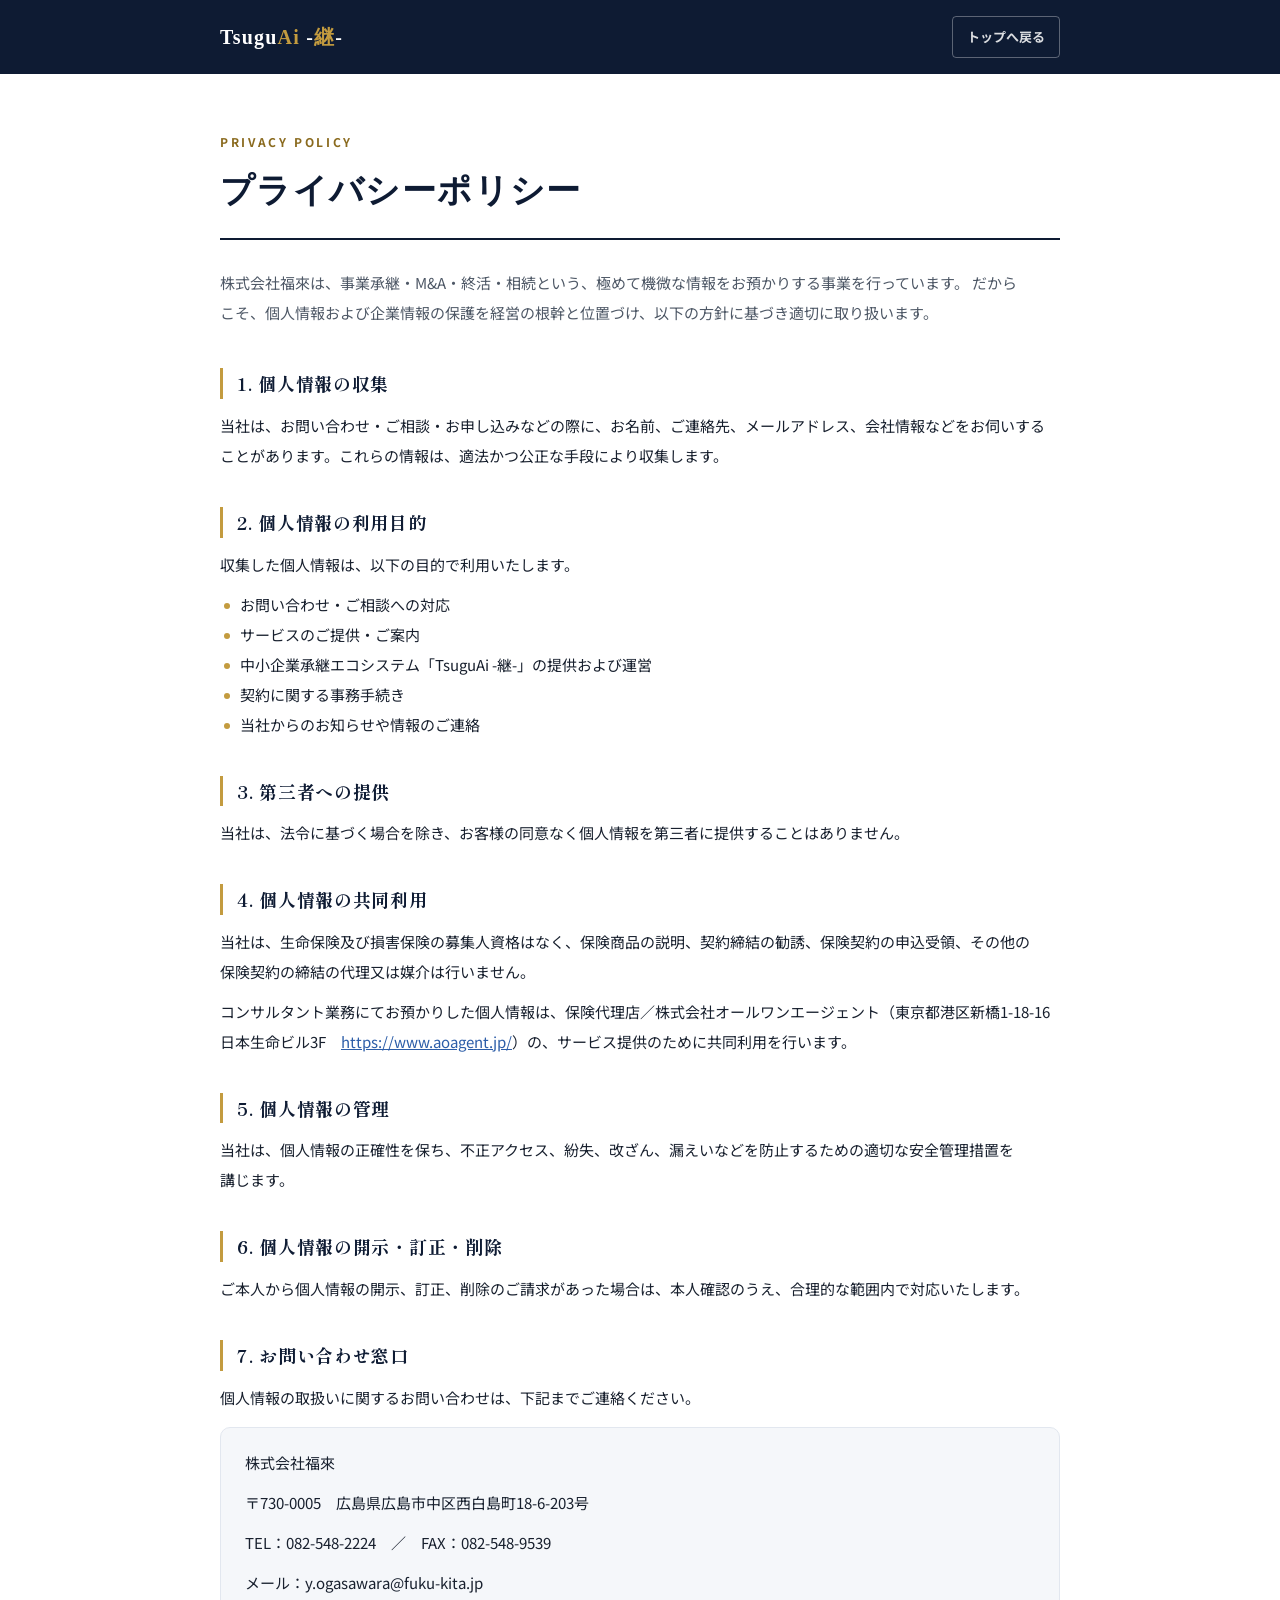
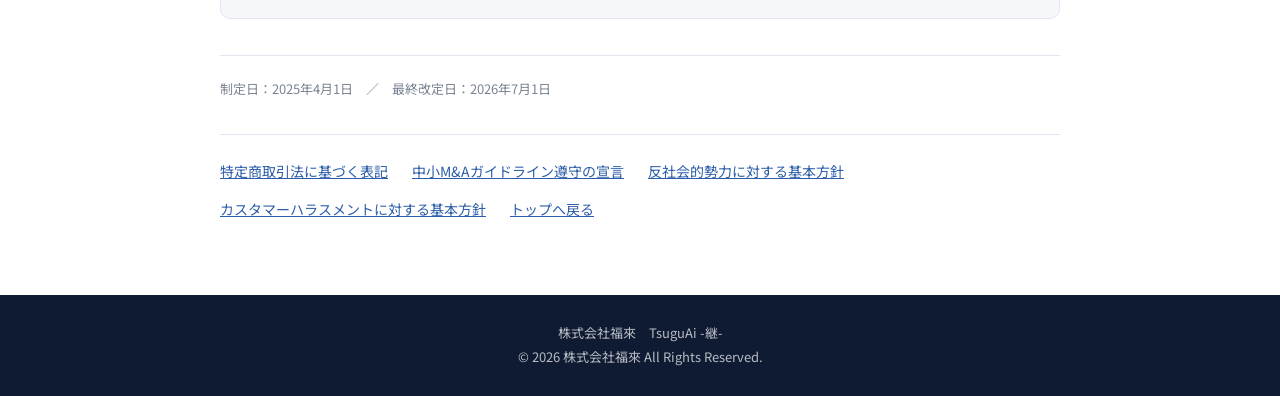
<file: privacy.html>
<!DOCTYPE html>
<html lang="ja">
<head>
<meta charset="UTF-8">
<meta name="viewport" content="width=device-width, initial-scale=1.0">
<title>プライバシーポリシー | TsuguAi -継- 株式会社福來</title>
<meta name="description" content="株式会社福來が運営する中小企業承継エコシステム「TsuguAi -継-」における個人情報の取扱い方針です。">
<meta name="robots" content="index,follow">
<link rel="canonical" href="https://www.fuku-tsugu.jp/privacy">
<link rel="icon" href="/favicon.ico?v=4" sizes="any">
<link rel="icon" type="image/png" sizes="32x32" href="/favicon-32.png?v=4">
<link rel="apple-touch-icon" sizes="180x180" href="/apple-touch-icon.png?v=4">
<link rel="preconnect" href="https://fonts.googleapis.com">
<link rel="preconnect" href="https://fonts.gstatic.com" crossorigin>
<link href="https://fonts.googleapis.com/css2?family=Shippori+Mincho+B1:wght@500;600;700&family=Noto+Sans+JP:wght@300;400;500;700&display=swap" rel="stylesheet">
<link rel="stylesheet" href="legal.css">
</head>
<body>

<header class="lg-head">
  <div class="lg-head-inner">
    <a class="lg-logo" href="./">Tsugu<span>Ai</span> -<span>継</span>-</a>
    <a class="lg-back" href="./">トップへ戻る</a>
  </div>
</header>

<main class="lg-wrap">
  <p class="lg-eyebrow">PRIVACY POLICY</p>
  <h1 class="lg-title serif">プライバシーポリシー</h1>
  <p class="lg-lead">
    株式会社福來は、事業承継・M&amp;A・終活・相続という、極めて機微な情報をお預かりする事業を行っています。
    だからこそ、個人情報および企業情報の保護を経営の根幹と位置づけ、以下の方針に基づき適切に取り扱います。
  </p>

  <section class="lg-sec">
    <h2 class="lg-h2">1. 個人情報の収集</h2>
    <p>当社は、お問い合わせ・ご相談・お申し込みなどの際に、お名前、ご連絡先、メールアドレス、会社情報などをお伺いすることがあります。これらの情報は、適法かつ公正な手段により収集します。</p>
  </section>

  <section class="lg-sec">
    <h2 class="lg-h2">2. 個人情報の利用目的</h2>
    <p>収集した個人情報は、以下の目的で利用いたします。</p>
    <ul class="lg-list">
      <li>お問い合わせ・ご相談への対応</li>
      <li>サービスのご提供・ご案内</li>
      <li>中小企業承継エコシステム「TsuguAi -継-」の提供および運営</li>
      <li>契約に関する事務手続き</li>
      <li>当社からのお知らせや情報のご連絡</li>
    </ul>
  </section>

  <section class="lg-sec">
    <h2 class="lg-h2">3. 第三者への提供</h2>
    <p>当社は、法令に基づく場合を除き、お客様の同意なく個人情報を第三者に提供することはありません。</p>
  </section>

  <section class="lg-sec">
    <h2 class="lg-h2">4. 個人情報の共同利用</h2>
    <p>当社は、生命保険及び損害保険の募集人資格はなく、保険商品の説明、契約締結の勧誘、保険契約の申込受領、その他の保険契約の締結の代理又は媒介は行いません。</p>
    <p>コンサルタント業務にてお預かりした個人情報は、保険代理店／株式会社オールワンエージェント（東京都港区新橋1-18-16 日本生命ビル3F　<a href="https://www.aoagent.jp/" target="_blank" rel="noopener">https://www.aoagent.jp/</a>）の、サービス提供のために共同利用を行います。</p>
  </section>

  <section class="lg-sec">
    <h2 class="lg-h2">5. 個人情報の管理</h2>
    <p>当社は、個人情報の正確性を保ち、不正アクセス、紛失、改ざん、漏えいなどを防止するための適切な安全管理措置を講じます。</p>
  </section>

  <section class="lg-sec">
    <h2 class="lg-h2">6. 個人情報の開示・訂正・削除</h2>
    <p>ご本人から個人情報の開示、訂正、削除のご請求があった場合は、本人確認のうえ、合理的な範囲内で対応いたします。</p>
  </section>

  <section class="lg-sec">
    <h2 class="lg-h2">7. お問い合わせ窓口</h2>
    <p>個人情報の取扱いに関するお問い合わせは、下記までご連絡ください。</p>
    <div class="lg-box">
      <p>株式会社福來</p>
      <p>〒730-0005　広島県広島市中区西白島町18-6-203号</p>
      <p>TEL：082-548-2224　／　FAX：082-548-9539</p>
      <p>メール：y.ogasawara@fuku-kita.jp</p>
    </div>
  </section>

  <p class="lg-date">制定日：2025年4月1日　／　最終改定日：2026年7月1日</p>

  <nav class="lg-links" aria-label="関連ページ">
    <a href="tokushoho.html">特定商取引法に基づく表記</a>
    <a href="ma-guideline.html">中小M&amp;Aガイドライン遵守の宣言</a>
    <a href="anti-social.html">反社会的勢力に対する基本方針</a>
    <a href="customer-harassment.html">カスタマーハラスメントに対する基本方針</a>
    <a href="./">トップへ戻る</a>
  </nav>
</main>

<footer class="lg-foot">
  <p>株式会社福來　TsuguAi -継-</p>
  <p>© 2026 株式会社福來 All Rights Reserved.</p>
</footer>

<!-- Cloudflare Web Analytics（cookieを使わないため同意バナーは不要） -->
<script type="module" src="https://static.cloudflareinsights.com/beacon.min.js" data-cf-beacon='{"token": "729e7d65218544fba5be7a5646ae381f"}'></script>
</body>
</html>
</file>
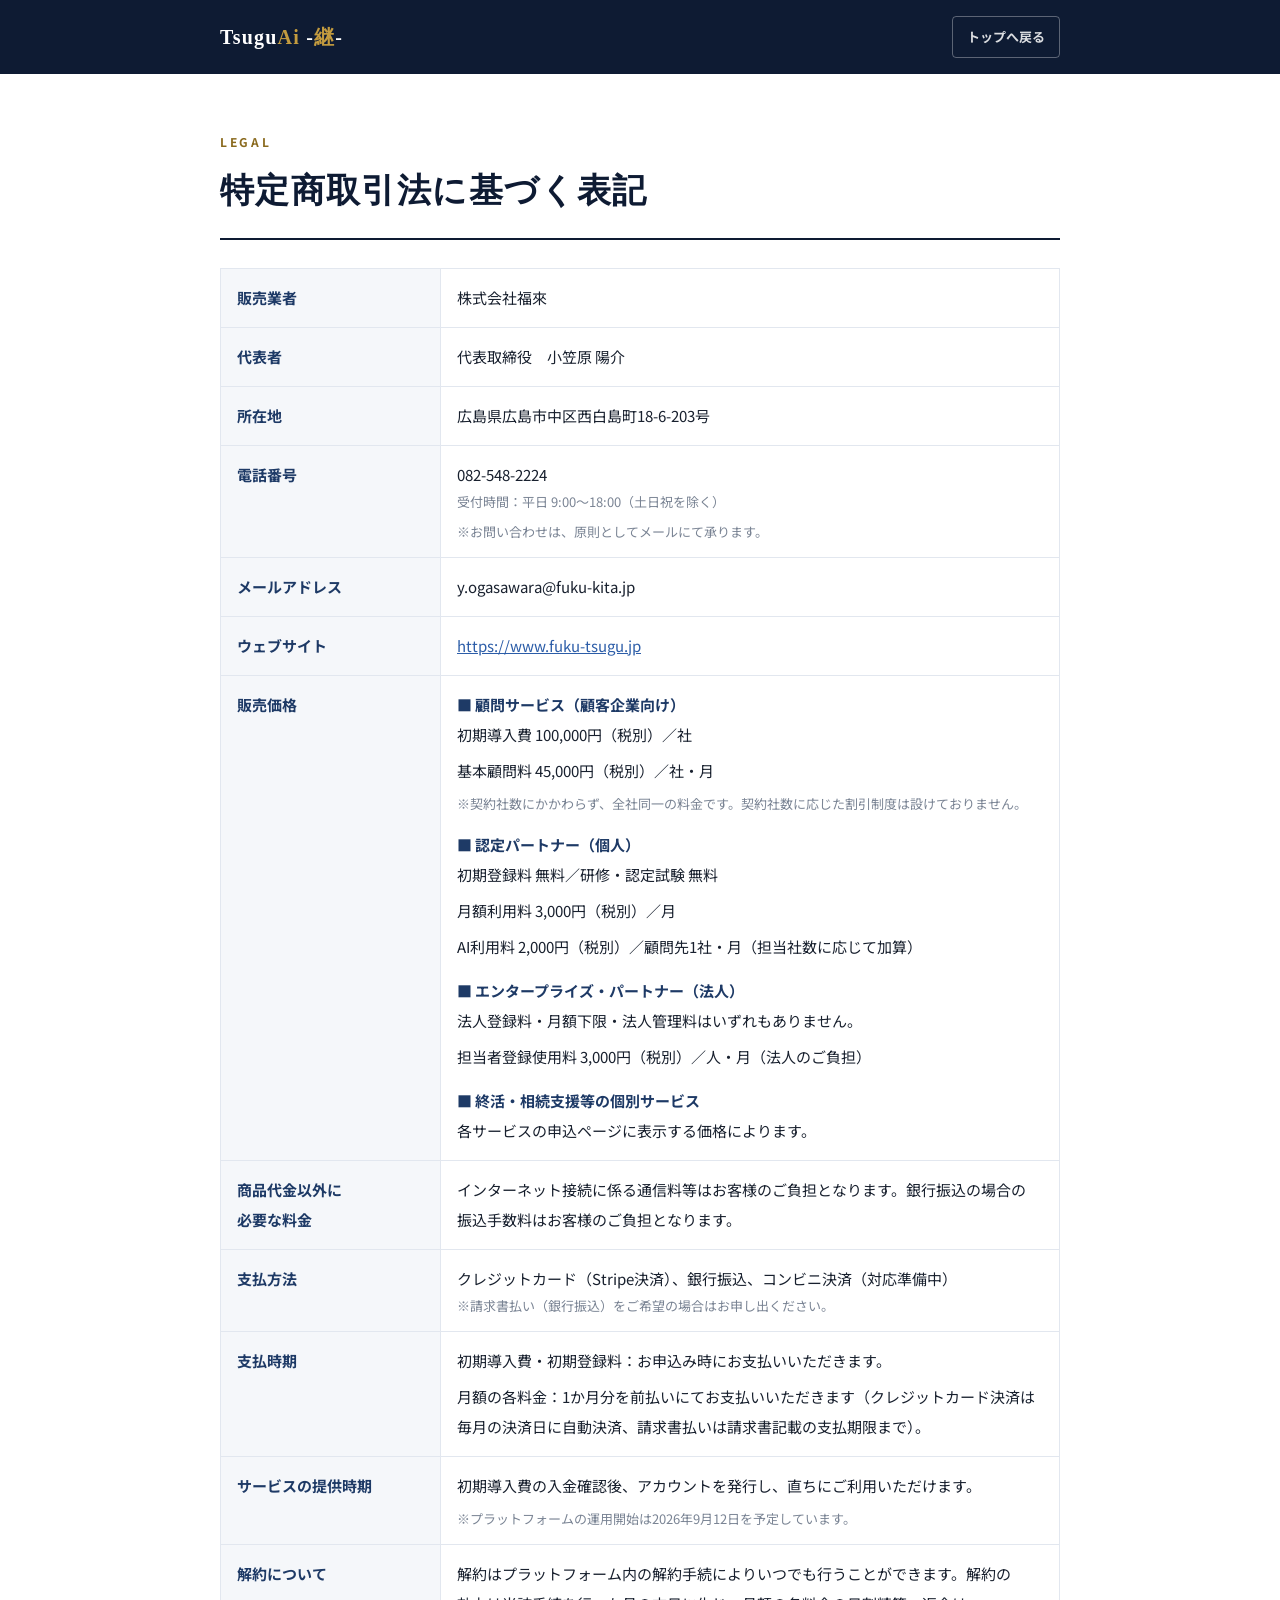
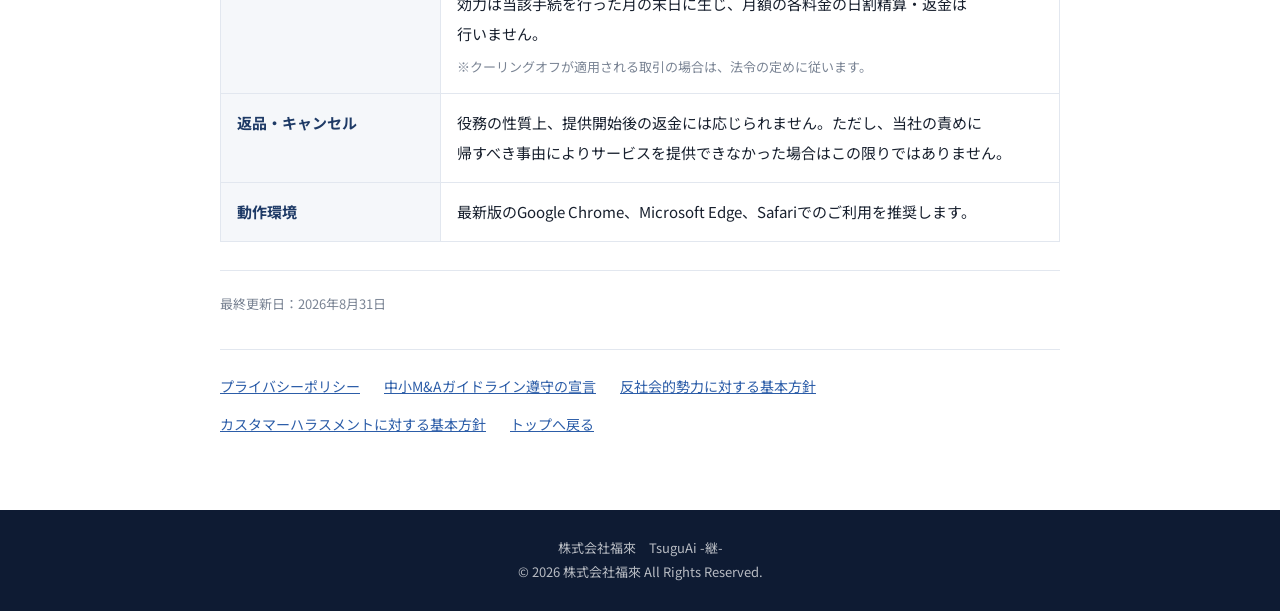
<file: tokushoho.html>
<!DOCTYPE html>
<html lang="ja">
<head>
<meta charset="UTF-8">
<meta name="viewport" content="width=device-width, initial-scale=1.0">
<title>特定商取引法に基づく表記 | TsuguAi -継- 株式会社福來</title>
<meta name="description" content="株式会社福來が運営する中小企業承継エコシステム「TsuguAi -継-」の特定商取引法に基づく表記です。">
<meta name="robots" content="index,follow">
<link rel="canonical" href="https://www.fuku-tsugu.jp/tokushoho">
<link rel="icon" href="/favicon.ico?v=4" sizes="any">
<link rel="icon" type="image/png" sizes="32x32" href="/favicon-32.png?v=4">
<link rel="apple-touch-icon" sizes="180x180" href="/apple-touch-icon.png?v=4">
<link rel="preconnect" href="https://fonts.googleapis.com">
<link rel="preconnect" href="https://fonts.gstatic.com" crossorigin>
<link href="https://fonts.googleapis.com/css2?family=Shippori+Mincho+B1:wght@500;600;700&family=Noto+Sans+JP:wght@300;400;500;700&display=swap" rel="stylesheet">
<link rel="stylesheet" href="legal.css">
</head>
<body>

<header class="lg-head">
  <div class="lg-head-inner">
    <a class="lg-logo" href="./">Tsugu<span>Ai</span> -<span>継</span>-</a>
    <a class="lg-back" href="./">トップへ戻る</a>
  </div>
</header>

<main class="lg-wrap">
  <p class="lg-eyebrow">LEGAL</p>
  <h1 class="lg-title serif">特定商取引法に基づく表記</h1>

  <table class="lg-table">
    <tr><th>販売業者</th><td>株式会社福來</td></tr>
    <tr><th>代表者</th><td>代表取締役　小笠原 陽介</td></tr>
    <tr><th>所在地</th><td>広島県広島市中区西白島町18-6-203号</td></tr>
    <tr><th>電話番号</th><td>082-548-2224
      <p class="lg-sub">受付時間：平日 9:00〜18:00（土日祝を除く）</p>
      <p class="lg-sub">※お問い合わせは、原則としてメールにて承ります。</p></td></tr>
    <tr><th>メールアドレス</th><td>y.ogasawara@fuku-kita.jp</td></tr>
    <tr><th>ウェブサイト</th><td><a href="https://www.fuku-tsugu.jp">https://www.fuku-tsugu.jp</a></td></tr>

    <tr><th>販売価格</th><td>
      <span class="lg-cat">■ 顧問サービス（顧客企業向け）</span>
      <p>初期導入費 100,000円（税別）／社</p>
      <p>基本顧問料 45,000円（税別）／社・月</p>
      <p class="lg-sub">※契約社数にかかわらず、全社同一の料金です。契約社数に応じた割引制度は設けておりません。</p>

      <span class="lg-cat">■ 認定パートナー（個人）</span>
      <p>初期登録料 無料／研修・認定試験 無料</p>
      <p>月額利用料 3,000円（税別）／月</p>
      <p>AI利用料 2,000円（税別）／顧問先1社・月（担当社数に応じて加算）</p>

      <span class="lg-cat">■ エンタープライズ・パートナー（法人）</span>
      <p>法人登録料・月額下限・法人管理料はいずれもありません。</p>
      <p>担当者登録使用料 3,000円（税別）／人・月（法人のご負担）</p>

      <span class="lg-cat">■ 終活・相続支援等の個別サービス</span>
      <p>各サービスの申込ページに表示する価格によります。</p>
    </td></tr>

    <tr><th>商品代金以外に<br>必要な料金</th><td>インターネット接続に係る通信料等はお客様のご負担となります。銀行振込の場合の振込手数料はお客様のご負担となります。</td></tr>
    <tr><th>支払方法</th><td>クレジットカード（Stripe決済）、銀行振込、コンビニ決済（対応準備中）
      <p class="lg-sub">※請求書払い（銀行振込）をご希望の場合はお申し出ください。</p></td></tr>
    <tr><th>支払時期</th><td>
      <p>初期導入費・初期登録料：お申込み時にお支払いいただきます。</p>
      <p>月額の各料金：1か月分を前払いにてお支払いいただきます（クレジットカード決済は毎月の決済日に自動決済、請求書払いは請求書記載の支払期限まで）。</p>
    </td></tr>
    <tr><th>サービスの提供時期</th><td>
      <p>初期導入費の入金確認後、アカウントを発行し、直ちにご利用いただけます。</p>
      <p class="lg-sub">※プラットフォームの運用開始は2026年9月12日を予定しています。</p>
    </td></tr>
    <tr><th>解約について</th><td>
      <p>解約はプラットフォーム内の解約手続によりいつでも行うことができます。解約の効力は当該手続を行った月の末日に生じ、月額の各料金の日割精算・返金は行いません。</p>
      <p class="lg-sub">※クーリングオフが適用される取引の場合は、法令の定めに従います。</p>
    </td></tr>
    <tr><th>返品・キャンセル</th><td>役務の性質上、提供開始後の返金には応じられません。ただし、当社の責めに帰すべき事由によりサービスを提供できなかった場合はこの限りではありません。</td></tr>
    <tr><th>動作環境</th><td>最新版のGoogle Chrome、Microsoft Edge、Safariでのご利用を推奨します。</td></tr>
  </table>

  <p class="lg-date">最終更新日：2026年8月31日</p>

  <nav class="lg-links" aria-label="関連ページ">
    <a href="privacy.html">プライバシーポリシー</a>
    <a href="ma-guideline.html">中小M&amp;Aガイドライン遵守の宣言</a>
    <a href="anti-social.html">反社会的勢力に対する基本方針</a>
    <a href="customer-harassment.html">カスタマーハラスメントに対する基本方針</a>
    <a href="./">トップへ戻る</a>
  </nav>
</main>

<footer class="lg-foot">
  <p>株式会社福來　TsuguAi -継-</p>
  <p>© 2026 株式会社福來 All Rights Reserved.</p>
</footer>

<!-- Cloudflare Web Analytics（cookieを使わないため同意バナーは不要） -->
<script type="module" src="https://static.cloudflareinsights.com/beacon.min.js" data-cf-beacon='{"token": "729e7d65218544fba5be7a5646ae381f"}'></script>
</body>
</html>
</file>
<file: style.css>
/* ===== DESIGN TOKENS ===== */
:root {
  /* 藍色ベース → 明るい水色 → 白 のグラデーション体系 */
  --ink: #0A1628;           /* 深藍 — ヒーロー・暗背景 */
  --ink-mid: #0F2A4A;       /* 藍 */
  --ink-light: #1A4070;     /* 中藍 */
  --blue-bright: #1E6FA8;   /* 明るい藍 */
  --blue-mid: #2B8EC8;      /* 水色寄り */
  --blue-light: #5BB3DC;    /* 淡い水色 */
  --blue-pale: oklch(94% 0.04 230); /* 極淡水色 */
  --blue-wash: oklch(97% 0.02 230); /* セクション背景 */

  /* ゴールドアクセント */
  --gold: oklch(72% 0.12 82);
  --gold-light: oklch(82% 0.10 82);
  --gold-pale: oklch(95% 0.04 82);

  /* ニュートラル */
  --white: #F8FBFE;           /* 青みがかった白 */
  --white-pure: #FFFFFF;
  --text-main: #0A1628;
  --text-mid: #2D4A6A;
  --text-light: #4C6B8A;

  --serif: 'Noto Serif JP', serif;
  --sans: 'Noto Sans JP', sans-serif;
  --border: #E2E7EF;
  --r-sm: 4px;
  --r-md: 8px;
  --r-lg: 16px;
}

/* ===== RESET & BASE ===== */
*, *::before, *::after { box-sizing: border-box; margin: 0; padding: 0; }
html { scroll-behavior: smooth; font-size: 16px; }
body {
  font-family: var(--sans);
  background: var(--white);
  color: var(--text-main);
  line-height: 1.7;
  overflow-x: hidden;
}

/* ===== BLUE GRADIENT DECORATION ===== */
body::before {
  content: '';
  position: fixed;
  top: 0; left: 0; right: 0;
  height: 3px;
  background: linear-gradient(90deg, var(--ink) 0%, var(--blue-mid) 50%, var(--gold) 100%);
  z-index: 200;
}
img { max-width: 100%; display: block; }
a { text-decoration: none; color: inherit; }

/* ===== UTILITY ===== */
.container { max-width: 1120px; margin: 0 auto; padding: 0 48px; }
.container--narrow { max-width: 800px; margin: 0 auto; padding: 0 48px; }
.serif { font-family: var(--serif); }

/* ===== SCROLL ANIMATION ===== */
.reveal {
  opacity: 0;
  transform: translateY(32px);
  transition: opacity 0.8s cubic-bezier(0.16,1,0.3,1), transform 0.8s cubic-bezier(0.16,1,0.3,1);
}
.reveal.revealed { opacity: 1; transform: translateY(0); }
.reveal-delay-1 { transition-delay: 0.1s; }
.reveal-delay-2 { transition-delay: 0.2s; }
.reveal-delay-3 { transition-delay: 0.3s; }
.reveal-delay-4 { transition-delay: 0.4s; }
.reveal-delay-5 { transition-delay: 0.5s; }

/* ===== NAV ===== */
nav {
  position: fixed;
  top: 0; left: 0; right: 0;
  z-index: 100;
  padding: 20px 48px;
  display: flex;
  align-items: center;
  justify-content: space-between;
  transition: background 0.4s, box-shadow 0.4s;
}
nav.scrolled {
  background: rgba(14,27,51,0.96);
  backdrop-filter: blur(16px);
  box-shadow: 0 1px 0 rgba(91,132,196,0.12);
}
.nav-logo {
  font-family: var(--serif);
  font-size: 1.5rem;
  font-weight: 600;
  color: var(--white);
  letter-spacing: 0.08em;
}
.nav-logo span {
  color: var(--gold);
}
.nav-links {
  display: flex;
  align-items: center;
  gap: 36px;
  list-style: none;
}
.nav-links a {
  font-size: 0.875rem;
  font-weight: 500;
  color: rgba(255,255,255,0.75);
  letter-spacing: 0.05em;
  transition: color 0.2s;
}
.nav-links a:hover { color: var(--gold-light); }
.nav-cta {
  background: var(--gold);
  color: var(--ink) !important;
  padding: 10px 24px;
  border-radius: var(--r-sm);
  font-weight: 700 !important;
  font-size: 0.875rem !important;
  transition: background 0.2s, transform 0.15s !important;
}
.nav-cta:hover {
  background: var(--gold-light) !important;
  transform: translateY(-1px);
}

/* ===== HERO ===== */
.hero {
  min-height: 100vh;
  background: linear-gradient(150deg, var(--ink) 0%, var(--ink-mid) 45%, var(--ink-light) 100%);
  position: relative;
  display: flex;
  flex-direction: column;
  justify-content: center;
  overflow: hidden;
}

/* Background texture — vertical kanji strokes */
.hero-bg {
  position: absolute;
  inset: 0;
  overflow: hidden;
}
/* 水色の光彩 */
.hero-bg::before {
  content: '';
  position: absolute;
  width: 60vw;
  height: 60vw;
  border-radius: 50%;
  background: radial-gradient(circle, oklch(55% 0.18 230 / 0.18) 0%, transparent 70%);
  top: -10%;
  right: -10%;
  pointer-events: none;
}
.hero-bg::after {
  content: '';
  position: absolute;
  width: 40vw;
  height: 40vw;
  border-radius: 50%;
  background: radial-gradient(circle, oklch(65% 0.12 82 / 0.10) 0%, transparent 70%);
  bottom: 10%;
  left: 5%;
  pointer-events: none;
}
.hero-bg-kanji {
  position: absolute;
  font-family: var(--serif);
  font-weight: 700;
  color: rgba(255,255,255,0.025);
  user-select: none;
  pointer-events: none;
  line-height: 1;
}
.hero-bg-kanji:nth-child(1) { font-size: 28vw; top: -4%; left: -4%; }
.hero-bg-kanji:nth-child(2) { font-size: 22vw; top: 30%; right: -2%; opacity: 0.015; }
.hero-bg-line {
  position: absolute;
  width: 1px;
  background: linear-gradient(to bottom, transparent, rgba(255,255,255,0.08), transparent);
}
.hero-bg-line:nth-child(3) { height: 60%; top: 20%; left: 33%; }
.hero-bg-line:nth-child(4) { height: 40%; top: 40%; left: 66%; opacity: 0.5; }

.hero-inner {
  position: relative;
  z-index: 2;
  padding: 160px 48px 120px;
  max-width: 1120px;
  margin: 0 auto;
  width: 100%;
}

.hero-eyebrow {
  font-size: 0.8125rem;
  font-weight: 500;
  letter-spacing: 0.2em;
  color: var(--blue-light);
  margin-bottom: 28px;
  display: flex;
  align-items: center;
  gap: 12px;
  opacity: 0;
  animation: fadeUp 1s cubic-bezier(0.16,1,0.3,1) 0.3s forwards;
}
.hero-eyebrow::before {
  content: '';
  display: block;
  width: 32px;
  height: 1px;
  background: var(--blue-light);
}

.hero-title {
  font-family: var(--serif);
  font-size: clamp(2.5rem, 5vw, 4.5rem);
  font-weight: 400;
  color: var(--white);
  line-height: 1.25;
  letter-spacing: 0.04em;
  margin-bottom: 16px;
  opacity: 0;
  animation: fadeUp 1s cubic-bezier(0.16,1,0.3,1) 0.5s forwards;
}
.hero-title-accent {
  color: var(--gold);
  font-weight: 600;
}

.hero-subtitle {
  font-family: var(--serif);
  font-size: clamp(1rem, 2vw, 1.375rem);
  font-weight: 300;
  color: rgba(255,255,255,0.72);
  letter-spacing: 0.12em;
  margin-bottom: 56px;
  opacity: 0;
  animation: fadeUp 1s cubic-bezier(0.16,1,0.3,1) 0.7s forwards;
}

.hero-meaning {
  display: flex;
  gap: 8px;
  flex-wrap: wrap;
  margin-bottom: 64px;
  opacity: 0;
  animation: fadeUp 1s cubic-bezier(0.16,1,0.3,1) 0.85s forwards;
}
.hero-meaning-item {
  font-size: 0.8125rem;
  color: rgba(255,255,255,0.72);
  border: 1px solid rgba(91,132,196,0.25);
  padding: 6px 16px;
  border-radius: 100px;
  letter-spacing: 0.08em;
  font-family: var(--serif);
  background: rgba(91,132,196,0.06);
}
.hero-meaning-item strong {
  color: var(--blue-light);
  font-weight: 600;
}

.hero-actions {
  display: flex;
  align-items: center;
  gap: 24px;
  opacity: 0;
  animation: fadeUp 1s cubic-bezier(0.16,1,0.3,1) 1s forwards;
}
.btn-primary {
  display: inline-flex;
  align-items: center;
  gap: 10px;
  background: var(--gold);
  color: var(--ink);
  font-family: var(--sans);
  font-weight: 700;
  font-size: 1rem;
  padding: 18px 40px;
  border-radius: var(--r-sm);
  transition: background 0.2s, transform 0.15s, box-shadow 0.2s;
  letter-spacing: 0.06em;
  border: none;
  cursor: pointer;
}
.btn-primary:hover {
  background: var(--gold-light);
  transform: translateY(-2px);
  box-shadow: 0 12px 32px rgba(0,0,0,0.3);
}
.btn-ghost {
  display: inline-flex;
  align-items: center;
  gap: 8px;
  color: rgba(255,255,255,0.7);
  font-size: 0.9375rem;
  font-weight: 500;
  letter-spacing: 0.04em;
  padding: 18px 0;
  transition: color 0.2s;
}
.btn-ghost:hover { color: var(--gold-light); }
.btn-arrow {
  width: 20px;
  height: 20px;
  border: 1.5px solid currentColor;
  border-radius: 50%;
  display: flex;
  align-items: center;
  justify-content: center;
}

.hero-stats {
  position: absolute;
  bottom: 60px;
  right: 48px;
  display: flex;
  gap: 48px;
  opacity: 0;
  animation: fadeUp 1s cubic-bezier(0.16,1,0.3,1) 1.2s forwards;
}
.hero-stat { text-align: right; }
.hero-stat-num {
  font-family: var(--serif);
  font-size: 2.25rem;
  font-weight: 600;
  color: var(--blue-light);
  line-height: 1;
  display: block;
}
.hero-stat-label {
  font-size: 0.75rem;
  color: rgba(255,255,255,0.62);
  letter-spacing: 0.1em;
  margin-top: 6px;
  display: block;
}

.hero-scroll {
  position: absolute;
  bottom: 48px;
  left: 50%;
  transform: translateX(-50%);
  display: flex;
  flex-direction: column;
  align-items: center;
  gap: 8px;
  opacity: 0;
  animation: fadeIn 1s 1.5s forwards;
}
.hero-scroll-line {
  width: 1px;
  height: 48px;
  background: linear-gradient(to bottom, rgba(255,255,255,0.3), transparent);
  animation: scrollLine 2s infinite;
}
.hero-scroll-text {
  font-size: 0.6875rem;
  color: rgba(255,255,255,0.5);
  letter-spacing: 0.2em;
  text-transform: uppercase;
}

@keyframes fadeUp {
  to { opacity: 1; transform: translateY(0); }
  from { opacity: 0; transform: translateY(24px); }
}
@keyframes fadeIn {
  to { opacity: 1; }
}
@keyframes scrollLine {
  0% { transform: scaleY(0); transform-origin: top; }
  50% { transform: scaleY(1); transform-origin: top; }
  51% { transform: scaleY(1); transform-origin: bottom; }
  100% { transform: scaleY(0); transform-origin: bottom; }
}

/* ===== DIVIDER GOLD LINE ===== */
.gold-divider {
  height: 2px;
  background: linear-gradient(to right, transparent, var(--blue-mid), var(--gold), var(--blue-mid), transparent);
  opacity: 0.6;
}

/* ENTRY BRANCH SECTION */
.section-branch {
  padding: 80px 0;
  background: var(--ink);
  position: relative;
}
.branch-grid {
  display: grid;
  grid-template-columns: 1fr 1fr;
  gap: 24px;
  max-width: 1000px;
  margin: 0 auto;
}
.branch-card {
  display: flex;
  flex-direction: column;
  padding: 40px 36px;
  border-radius: 20px;
  background: rgba(255,255,255,0.04);
  border: 1px solid rgba(255,255,255,0.1);
  text-decoration: none;
  transition: transform 0.25s ease, border-color 0.25s ease, background 0.25s ease;
}
.branch-card:hover {
  transform: translateY(-4px);
  background: rgba(255,255,255,0.06);
  border-color: rgba(255,255,255,0.2);
}
.branch-card-fde {
  background: linear-gradient(160deg, rgba(195,155,63,0.12) 0%, rgba(195,155,63,0.03) 100%);
  border-color: rgba(195,155,63,0.35);
}
.branch-card-fde:hover {
  border-color: var(--gold);
  background: linear-gradient(160deg, rgba(195,155,63,0.18) 0%, rgba(195,155,63,0.05) 100%);
}
.branch-card-icon {
  width: 56px;
  height: 56px;
  border-radius: 14px;
  background: rgba(255,255,255,0.06);
  display: flex;
  align-items: center;
  justify-content: center;
  color: var(--gold);
  margin-bottom: 24px;
}
.branch-card-label {
  font-size: 0.75rem;
  letter-spacing: 0.15em;
  text-transform: uppercase;
  color: var(--gold);
  font-weight: 700;
  margin-bottom: 12px;
}
.branch-card-title {
  font-size: 1.5rem;
  font-weight: 700;
  color: var(--white);
  line-height: 1.4;
  margin-bottom: 16px;
}
.branch-accent {
  color: var(--gold);
}
.branch-card-desc {
  font-size: 0.9375rem;
  color: rgba(255,255,255,0.7);
  line-height: 1.8;
  margin-bottom: 24px;
  flex-grow: 1;
}
.branch-points {
  display: flex;
  flex-direction: column;
  gap: 12px;
  margin-bottom: 28px;
}
.branch-point {
  display: flex;
  align-items: flex-start;
  gap: 10px;
  font-size: 0.875rem;
  color: rgba(255,255,255,0.85);
  line-height: 1.5;
}
.branch-point-dot {
  flex-shrink: 0;
  width: 6px;
  height: 6px;
  border-radius: 50%;
  background: var(--gold);
  margin-top: 7px;
}
.branch-card-cta {
  display: inline-flex;
  align-items: center;
  gap: 8px;
  font-size: 0.9375rem;
  font-weight: 700;
  color: var(--white);
  margin-top: auto;
}
.branch-card-cta-gold {
  color: var(--gold);
}
.branch-arrow {
  transition: transform 0.25s ease;
  display: inline-block;
}
.branch-card:hover .branch-arrow {
  transform: translateX(4px);
}

@media (max-width: 768px) {
  .section-branch { padding: 48px 0; }
  .branch-grid {
    grid-template-columns: 1fr;
    gap: 16px;
  }
  .branch-card { padding: 32px 28px; }
  .branch-card-title { font-size: 1.25rem; }
}

/* パートナー EXPLAINER */
.fde-explainer {
  max-width: 1000px;
  margin: 0 auto 80px;
  padding: 56px 56px 48px;
  border-radius: 24px;
  background: linear-gradient(160deg, var(--ink) 0%, var(--ink-mid) 100%);
  border: 1px solid rgba(195,155,63,0.35);
  box-shadow: 0 30px 60px rgba(14,27,51,0.18);
}
.fde-explainer-head {
  text-align: center;
  margin-bottom: 36px;
}
.fde-explainer-eyebrow {
  font-size: 0.8125rem;
  letter-spacing: 0.2em;
  color: var(--gold);
  font-weight: 700;
  margin-bottom: 12px;
}
.fde-explainer-title {
  font-size: 2.5rem;
  font-weight: 700;
  color: var(--white);
}
.fde-explainer-lead {
  font-size: 1.0625rem;
  color: rgba(255,255,255,0.9);
  line-height: 1.95;
  margin: 0 auto 20px;
  max-width: 720px;
  text-align: left;
}
.fde-explainer-text {
  font-size: 1.0625rem;
  color: rgba(255,255,255,0.9);
  line-height: 1.95;
  margin: 0 auto 40px;
  max-width: 720px;
  text-align: left;
}
.fde-hl {
  color: var(--gold);
  font-weight: 700;
}
.fde-explainer-points {
  display: grid;
  grid-template-columns: repeat(3, 1fr);
  gap: 20px;
}
.fde-ep-item {
  background: rgba(255,255,255,0.04);
  border: 1px solid rgba(255,255,255,0.1);
  border-radius: 14px;
  padding: 28px 24px;
  text-align: center;
}
.fde-ep-icon {
  width: 52px;
  height: 52px;
  border-radius: 50%;
  background: var(--gold);
  color: var(--ink);
  font-family: var(--serif);
  font-weight: 700;
  font-size: 1.125rem;
  display: flex;
  align-items: center;
  justify-content: center;
  margin: 0 auto 16px;
}
.fde-ep-title {
  font-size: 1.0625rem;
  font-weight: 700;
  color: var(--white);
  margin-bottom: 10px;
}
.fde-ep-desc {
  font-size: 0.875rem;
  color: rgba(255,255,255,0.78);
  line-height: 1.7;
}

@media (max-width: 768px) {
  .fde-explainer {
    padding: 36px 24px 32px;
    margin-bottom: 48px;
    border-radius: 18px;
  }
  .fde-explainer-title { font-size: 1.875rem; }
  .fde-explainer-lead, .fde-explainer-text {
    font-size: 0.9375rem;
    line-height: 1.9;
    text-align: left;
  }
  .fde-explainer-points {
    grid-template-columns: 1fr;
    gap: 14px;
  }
  .fde-ep-item { padding: 24px 20px; }
}

/* ===== SECTION LABEL ===== */
.section-label {
  font-size: 0.75rem;
  font-weight: 500;
  letter-spacing: 0.25em;
  color: var(--blue-light);
  text-transform: uppercase;
  margin-bottom: 20px;
  display: flex;
  align-items: center;
  gap: 12px;
}
.section-label::before {
  content: '';
  display: block;
  width: 24px;
  height: 1px;
  background: var(--blue-light);
}
/* On dark sections, override to gold */
.section-crisis .section-label,
.section-how .section-label,
.section-company .section-label,
.section-cta .section-label {
  color: var(--gold);
}
.section-crisis .section-label::before,
.section-how .section-label::before,
.section-company .section-label::before,
.section-cta .section-label::before {
  background: var(--gold);
}

/* ===== SECTION: CRISIS ===== */
.section-crisis {
  background: linear-gradient(160deg, var(--ink) 0%, var(--ink-mid) 100%);
  padding: 140px 0 120px;
  position: relative;
  overflow: hidden;
}
.crisis-inner {
  display: grid;
  grid-template-columns: 1fr 1fr;
  gap: 80px;
  align-items: center;
}
.crisis-text {}
.crisis-headline {
  font-family: var(--serif);
  font-size: clamp(1.5rem, 2.5vw, 2.25rem);
  font-weight: 400;
  color: var(--white);
  line-height: 1.55;
  letter-spacing: 0.04em;
  margin-bottom: 32px;
}
.crisis-headline em {
  color: var(--gold);
  font-style: normal;
  font-weight: 600;
}
.crisis-body {
  font-size: 0.9375rem;
  color: rgba(255,255,255,0.75);
  line-height: 1.8;
}
.crisis-stats {
  display: flex;
  flex-direction: column;
  gap: 2px;
}
.crisis-stat-card {
  background: rgba(91,132,196,0.07);
  border: 1px solid rgba(91,132,196,0.18);
  border-radius: var(--r-md);
  padding: 32px 36px;
  position: relative;
  overflow: hidden;
}
.crisis-stat-card::before {
  content: '';
  position: absolute;
  top: 0; left: 0;
  width: 3px;
  height: 100%;
  background: linear-gradient(to bottom, var(--blue-light), var(--gold));
}
.crisis-stat-card + .crisis-stat-card { margin-top: 2px; }
.crisis-stat-number {
  font-family: var(--serif);
  font-size: 3.5rem;
  font-weight: 600;
  color: var(--gold);
  line-height: 1;
  letter-spacing: -0.02em;
  display: block;
  margin-bottom: 8px;
}
.crisis-stat-unit {
  font-size: 1.25rem;
  font-weight: 400;
}
.crisis-stat-desc {
  font-size: 0.9375rem;
  color: rgba(255,255,255,0.7);
  line-height: 1.6;
}
.crisis-stat-source {
  font-size: 0.75rem;
  color: rgba(255,255,255,0.5);
  margin-top: 8px;
  letter-spacing: 0.05em;
}

/* ===== SECTION: MISSION QUOTE ===== */
.section-quote {
  background: var(--blue-wash);
  padding: 120px 0;
  position: relative;
  overflow: hidden;
}
.section-quote::before {
  content: '継';
  position: absolute;
  font-family: var(--serif);
  font-size: 50vw;
  font-weight: 700;
  color: rgba(0,0,0,0.025);
  top: 50%;
  left: 50%;
  transform: translate(-50%, -50%);
  user-select: none;
  pointer-events: none;
  line-height: 1;
}
.quote-inner {
  text-align: center;
  position: relative;
  z-index: 1;
}
.quote-text {
  font-family: var(--serif);
  font-size: clamp(1.25rem, 2.5vw, 2rem);
  font-weight: 400;
  color: var(--text-mid);
  line-height: 2.0;
  letter-spacing: 0.08em;
  margin-bottom: 36px;
}
.quote-text em {
  color: var(--ink);
  font-style: normal;
  font-weight: 600;
  display: block;
  font-size: clamp(1.5rem, 3vw, 2.5rem);
  line-height: 1.6;
}
.quote-byline {
  font-size: 0.8125rem;
  color: var(--text-light);
  letter-spacing: 0.1em;
}

/* ===== SECTION: SERVICE ===== */
.section-service {
  background: var(--white-pure);
  padding: 140px 0;
}
.section-header {
  margin-bottom: 80px;
}
.section-title {
  font-family: var(--serif);
  font-size: clamp(1.75rem, 3vw, 2.75rem);
  font-weight: 400;
  color: var(--ink);
  letter-spacing: 0.04em;
  line-height: 1.35;
  margin-bottom: 20px;
}
.section-body {
  font-size: 1rem;
  color: var(--text-mid);
  line-height: 1.8;
  max-width: 640px;
}

/* 4 values grid */
.values-grid {
  display: grid;
  grid-template-columns: 1fr 1fr;
  gap: 2px;
  background: #E2E7EF;
  border-radius: var(--r-lg);
  overflow: hidden;
}
.value-card {
  background: var(--white-pure);
  padding: 52px 48px;
  position: relative;
  transition: background 0.3s;
}
.value-card:hover { background: var(--blue-wash); }
.value-num {
  font-family: var(--serif);
  font-size: 3.5rem;
  font-weight: 300;
  color: var(--blue-mid);
  opacity: 0.5;
  line-height: 1;
  margin-bottom: 20px;
  letter-spacing: -0.04em;
}
.value-tag {
  display: inline-block;
  font-size: 0.6875rem;
  font-weight: 700;
  letter-spacing: 0.15em;
  color: var(--blue-bright);
  background: var(--blue-pale);
  padding: 4px 12px;
  border-radius: 100px;
  margin-bottom: 16px;
  text-transform: uppercase;
}
.value-title {
  font-family: var(--serif);
  font-size: 1.375rem;
  font-weight: 600;
  color: var(--ink);
  margin-bottom: 16px;
  line-height: 1.4;
  letter-spacing: 0.04em;
}
.value-desc {
  font-size: 0.9375rem;
  color: var(--text-mid);
  line-height: 1.75;
}

/* ===== SECTION: HOW IT WORKS ===== */
.section-how {
  background: linear-gradient(160deg, var(--ink-mid) 0%, var(--ink-light) 100%);
  padding: 140px 0;
  overflow: hidden;
}
.how-header { margin-bottom: 80px; }
.how-header .section-title { color: var(--white); }
.how-header .section-body { color: rgba(255,255,255,0.7); }

.how-steps {
  display: flex;
  gap: 0;
  position: relative;
}
.how-steps::before {
  content: '';
  position: absolute;
  top: 48px;
  left: 0; right: 0;
  height: 1px;
  background: linear-gradient(to right, transparent, rgba(91,132,196,0.25) 15%, rgba(91,132,196,0.25) 85%, transparent);
}
.how-step {
  flex: 1;
  padding: 0 32px;
  position: relative;
}
.how-step-dot {
  width: 96px;
  height: 96px;
  border-radius: 50%;
  background: rgba(91,132,196,0.08);
  border: 1px solid rgba(91,132,196,0.25);
  display: flex;
  align-items: center;
  justify-content: center;
  margin-bottom: 32px;
  position: relative;
  z-index: 1;
  transition: border-color 0.3s, background 0.3s;
}
.how-step:hover .how-step-dot {
  background: rgba(91,132,196,0.15);
  border-color: var(--gold);
}
.how-step-icon {
  font-family: var(--serif);
  font-size: 2rem;
  color: var(--gold);
}
.how-step-phase {
  font-size: 0.6875rem;
  font-weight: 700;
  letter-spacing: 0.2em;
  color: var(--gold);
  text-transform: uppercase;
  margin-bottom: 12px;
}
.how-step-title {
  font-family: var(--serif);
  font-size: 1.25rem;
  font-weight: 600;
  color: var(--white);
  margin-bottom: 16px;
  line-height: 1.4;
  letter-spacing: 0.04em;
}
.how-step-desc {
  font-size: 0.875rem;
  color: rgba(255,255,255,0.7);
  line-height: 1.75;
}
.how-step-period {
  margin-top: 20px;
  font-size: 0.75rem;
  color: rgba(255,255,255,0.55);
  letter-spacing: 0.1em;
  border-top: 1px solid rgba(255,255,255,0.06);
  padding-top: 16px;
}

/* ===== AI vs HUMAN ===== */
.section-hybrid {
  background: var(--blue-pale);
  padding: 140px 0;
}
.hybrid-grid {
  display: grid;
  grid-template-columns: 1fr 80px 1fr;
  gap: 0;
  align-items: start;
}
.hybrid-divider {
  display: flex;
  flex-direction: column;
  align-items: center;
  padding-top: 40px;
  gap: 16px;
}
.hybrid-divider-line {
  width: 1px;
  flex: 1;
  background: var(--border);
}
.hybrid-divider-plus {
  font-family: var(--serif);
  font-size: 1.25rem;
  color: var(--gold);
  font-weight: 300;
}
.hybrid-col {
  background: var(--white-pure);
  border-radius: var(--r-lg);
  padding: 48px;
  border: 1px solid var(--border);
}
.hybrid-col-title {
  font-family: var(--serif);
  font-size: 1.125rem;
  font-weight: 600;
  color: var(--ink);
  margin-bottom: 8px;
  letter-spacing: 0.04em;
}
.hybrid-col-sub {
  font-size: 0.8125rem;
  color: var(--text-light);
  margin-bottom: 32px;
  letter-spacing: 0.04em;
}
.hybrid-item {
  display: flex;
  align-items: flex-start;
  gap: 14px;
  padding: 14px 0;
  border-bottom: 1px solid var(--border);
}
.hybrid-item:last-child { border-bottom: none; }
.hybrid-item-dot {
  width: 6px;
  height: 6px;
  border-radius: 50%;
  background: var(--gold);
  margin-top: 8px;
  flex-shrink: 0;
}
.hybrid-item-text {
  font-size: 0.9375rem;
  color: var(--text-mid);
  line-height: 1.6;
}

/* ===== PRICING ===== */
.section-pricing {
  background: var(--white-pure);
  padding: 140px 0;
}
.pricing-grid {
  display: grid;
  grid-template-columns: repeat(3, 1fr);
  gap: 16px;
}
.pricing-card {
  border: 1px solid var(--border);
  border-radius: var(--r-lg);
  padding: 44px 36px;
  position: relative;
  transition: border-color 0.3s, box-shadow 0.3s, transform 0.2s;
  background: var(--white);
}
.pricing-card:hover {
  border-color: var(--gold);
  box-shadow: 0 20px 60px rgba(0,0,0,0.08);
  transform: translateY(-4px);
}
.pricing-card.featured {
  border-color: var(--gold);
  background: var(--ink);
}
.pricing-featured-badge {
  position: absolute;
  top: -12px;
  left: 50%;
  transform: translateX(-50%);
  background: var(--gold);
  color: var(--ink);
  font-size: 0.6875rem;
  font-weight: 700;
  letter-spacing: 0.12em;
  padding: 5px 16px;
  border-radius: 100px;
  white-space: nowrap;
}
.pricing-plan {
  font-size: 0.75rem;
  font-weight: 700;
  letter-spacing: 0.2em;
  color: var(--gold);
  text-transform: uppercase;
  margin-bottom: 12px;
}
.pricing-name {
  font-family: var(--serif);
  font-size: 1.5rem;
  font-weight: 600;
  color: var(--ink);
  margin-bottom: 24px;
  letter-spacing: 0.04em;
}
.pricing-card.featured .pricing-name { color: var(--white); }
.pricing-price {
  display: flex;
  align-items: baseline;
  gap: 4px;
  margin-bottom: 8px;
}
.pricing-price-num {
  font-family: var(--serif);
  font-size: 2.75rem;
  font-weight: 600;
  color: var(--ink);
  line-height: 1;
  letter-spacing: -0.02em;
}
.pricing-card.featured .pricing-price-num { color: var(--gold); }
.pricing-price-unit {
  font-size: 0.875rem;
  color: var(--text-light);
}
.pricing-card.featured .pricing-price-unit { color: rgba(255,255,255,0.62); }
.pricing-note {
  font-size: 0.8125rem;
  color: var(--text-light);
  margin-bottom: 32px;
  padding-bottom: 32px;
  border-bottom: 1px solid var(--border);
}
.pricing-card.featured .pricing-note {
  color: rgba(255,255,255,0.6);
  border-color: rgba(255,255,255,0.1);
}
.pricing-features { list-style: none; display: flex; flex-direction: column; gap: 14px; }
.pricing-feature {
  display: flex;
  align-items: flex-start;
  gap: 12px;
  font-size: 0.9rem;
  color: var(--text-mid);
  line-height: 1.5;
}
.pricing-card.featured .pricing-feature { color: rgba(255,255,255,0.7); }
.pricing-check {
  width: 18px;
  height: 18px;
  border-radius: 50%;
  background: var(--gold-pale);
  flex-shrink: 0;
  display: flex;
  align-items: center;
  justify-content: center;
  margin-top: 1px;
}
.pricing-card.featured .pricing-check { background: rgba(255,255,255,0.1); }
.pricing-check::after {
  content: '✓';
  font-size: 0.6875rem;
  color: var(--gold);
  font-weight: 700;
}
.pricing-btn {
  display: block;
  text-align: center;
  margin-top: 36px;
  padding: 14px;
  border-radius: var(--r-sm);
  font-weight: 700;
  font-size: 0.9375rem;
  letter-spacing: 0.06em;
  transition: all 0.2s;
  cursor: pointer;
  border: none;
}
.pricing-btn-ghost {
  border: 1.5px solid var(--border);
  color: var(--text-mid);
  background: transparent;
}
.pricing-btn-ghost:hover {
  border-color: var(--gold);
  color: var(--gold);
}
.pricing-btn-primary {
  background: var(--gold);
  color: var(--ink);
}
.pricing-btn-primary:hover {
  background: var(--gold-light);
  transform: translateY(-1px);
  box-shadow: 0 8px 24px rgba(0,0,0,0.15);
}

/* ===== CONSULTANT SECTION ===== */
.section-consultant {
  background: var(--blue-wash);
  padding: 140px 0;
}
.consultant-inner {
  display: grid;
  grid-template-columns: 1fr 1fr;
  gap: 80px;
  align-items: center;
}
.consultant-income {
  background: linear-gradient(135deg, var(--ink-mid) 0%, var(--ink-light) 100%);
  border-radius: var(--r-lg);
  padding: 48px;
  position: relative;
  overflow: hidden;
  border: 1px solid rgba(91,132,196,0.2);
}
.consultant-income::before {
  content: '¥';
  position: absolute;
  font-family: var(--serif);
  font-size: 20rem;
  font-weight: 700;
  color: rgba(91,132,196,0.04);
  right: -40px;
  bottom: -40px;
  line-height: 1;
}
.income-row {
  display: flex;
  justify-content: space-between;
  align-items: baseline;
  padding: 16px 0;
  border-bottom: 1px solid rgba(91,132,196,0.12);
}
.income-row:last-child { border-bottom: none; }
.income-label {
  font-size: 0.875rem;
  color: rgba(255,255,255,0.7);
}
.income-value {
  font-family: var(--serif);
  font-size: 1.25rem;
  font-weight: 600;
  color: var(--blue-light);
  letter-spacing: -0.01em;
}
.income-value.highlight {
  font-size: 2rem;
  color: var(--gold);
}
.income-title {
  font-family: var(--serif);
  font-size: 1rem;
  font-weight: 600;
  color: var(--white);
  margin-bottom: 24px;
  letter-spacing: 0.04em;
  padding-bottom: 16px;
  border-bottom: 1px solid rgba(255,255,255,0.1);
}

/* ===== COMPANY ===== */
.section-company {
  background: linear-gradient(160deg, var(--ink-light) 0%, var(--ink-mid) 100%);
  padding: 120px 0;
}
.company-grid {
  display: grid;
  grid-template-columns: 1fr 1fr;
  gap: 80px;
  align-items: center;
}
.company-info { display: flex; flex-direction: column; gap: 0; }
.company-row {
  display: flex;
  gap: 32px;
  padding: 20px 0;
  border-bottom: 1px solid rgba(91,132,196,0.12);
  font-size: 0.9375rem;
}
.company-row:first-child { border-top: 1px solid rgba(91,132,196,0.12); }
.company-key {
  width: 120px;
  flex-shrink: 0;
  color: rgba(255,255,255,0.62);
  font-size: 0.875rem;
  letter-spacing: 0.06em;
}
.company-val { color: rgba(255,255,255,0.75); }

/* ===== CTA SECTION ===== */
.section-cta {
  background: linear-gradient(135deg, var(--ink-light) 0%, var(--ink) 60%);
  padding: 140px 0;
  position: relative;
  overflow: hidden;
}
.section-cta::before {
  content: 'Tsugu';
  position: absolute;
  font-family: var(--serif);
  font-size: 28vw;
  font-weight: 700;
  color: rgba(255,255,255,0.02);
  bottom: -5%;
  right: -5%;
  line-height: 1;
  user-select: none;
}
.cta-inner { text-align: center; position: relative; z-index: 1; }
.cta-title {
  font-family: var(--serif);
  font-size: clamp(1.75rem, 3vw, 3rem);
  font-weight: 400;
  color: var(--white);
  line-height: 1.5;
  letter-spacing: 0.06em;
  margin-bottom: 24px;
}
.cta-sub {
  font-size: 1.0625rem;
  color: rgba(255,255,255,0.7);
  line-height: 1.8;
  margin-bottom: 56px;
  max-width: 520px;
  margin-left: auto;
  margin-right: auto;
}
.cta-buttons { display: flex; justify-content: center; gap: 20px; flex-wrap: wrap; }
.btn-cta-outline {
  display: inline-flex;
  align-items: center;
  gap: 8px;
  border: 1.5px solid rgba(255,255,255,0.25);
  color: rgba(255,255,255,0.7);
  padding: 18px 40px;
  border-radius: var(--r-sm);
  font-weight: 500;
  font-size: 1rem;
  letter-spacing: 0.06em;
  transition: all 0.2s;
}
.btn-cta-outline:hover {
  border-color: var(--gold);
  color: var(--gold);
}

/* ===== FOOTER ===== */
footer {
  background: var(--ink);
  border-top: 1px solid rgba(91,132,196,0.15);
  padding: 60px 0 40px;
}
.footer-inner {
  display: flex;
  justify-content: space-between;
  align-items: flex-start;
  gap: 48px;
  margin-bottom: 48px;
}
.footer-brand {}
.footer-logo {
  font-family: var(--serif);
  font-size: 1.5rem;
  font-weight: 600;
  color: var(--white);
  margin-bottom: 12px;
  letter-spacing: 0.06em;
}
.footer-logo span { color: var(--gold); }
.footer-tagline {
  font-size: 0.8125rem;
  color: rgba(255,255,255,0.55);
  letter-spacing: 0.08em;
  font-family: var(--serif);
}
.footer-links {
  display: flex;
  gap: 32px;
  list-style: none;
}
.footer-links a {
  font-size: 0.875rem;
  color: rgba(255,255,255,0.62);
  transition: color 0.2s;
  letter-spacing: 0.04em;
}
.footer-links a:hover { color: var(--gold-light); }
.footer-bottom {
  border-top: 1px solid rgba(255,255,255,0.05);
  padding-top: 24px;
  display: flex;
  justify-content: space-between;
  align-items: center;
}
.footer-copy {
  font-size: 0.75rem;
  color: rgba(255,255,255,0.45);
  letter-spacing: 0.06em;
}

/* ===== RESPONSIVE ===== */
@media (max-width: 900px) {
  .container, .container--narrow { padding: 0 20px; max-width: 100%; }
  nav { padding: 16px 20px; }
  .nav-links { display: none; }
  .hero-inner { padding: 120px 20px 80px; }
  .crisis-inner,
  .consultant-inner,
  .company-grid { grid-template-columns: 1fr; gap: 40px; }
  .values-grid { grid-template-columns: 1fr; }
  .how-steps { flex-direction: column; gap: 40px; }
  .how-steps::before { display: none; }
  .hybrid-grid { grid-template-columns: 1fr; }
  .hybrid-divider { display: none; }
  .pricing-grid { grid-template-columns: 1fr !important; max-width: 480px; margin: 0 auto; }
  .client-fee-grid { grid-template-columns: 1fr !important; gap: 16px !important; }
  .hero-stats { position: static; display: grid; grid-template-columns: repeat(3, 1fr); gap: 16px; margin-top: 60px; }
  .hero-stat { text-align: left; }
  .hero-scroll { display: none; }
  .footer-inner { flex-direction: column; }
  .footer-links { flex-wrap: wrap; gap: 20px; }
  .hero-actions { flex-direction: column; align-items: flex-start; gap: 16px; }
  .section-crisis, .section-service, .section-pricing,
  .section-consultant, .section-company, .section-cta { padding: 80px 0; }
  .pricing-price-num { font-size: 2.25rem; }
  .contact-form-wrap { padding: 28px 16px; }
}

@media (max-width: 480px) {
  html, body { overflow-x: hidden; max-width: 100%; }
  .container, .container--narrow { padding: 0 16px; }
  nav { padding: 14px 16px; }
  .hero-inner { padding: 100px 16px 60px; }
  .hero-stats { grid-template-columns: 1fr; gap: 12px; }
  .value-card { padding: 36px 24px; }
  .consultant-income { padding: 32px 24px; }
  .hero-meaning-item { font-size: 0.75rem; padding: 5px 12px; }
}


/* ===== PARTNER FUNNEL ===== */
.pn-hook { max-width: 1000px; margin: 0 auto 72px; text-align: center; }
.pn-hook .section-title { margin: 16px auto 40px; }
.pn-hook-grid { display: grid; grid-template-columns: 1fr 1fr; gap: 16px; text-align: left; }
.pn-hook-item {
  background: var(--white-pure);
  border: 1px solid var(--border);
  border-left: 3px solid var(--gold);
  border-radius: var(--r-md);
  padding: 22px 24px;
  font-size: 0.9375rem;
  color: var(--text-mid);
  line-height: 1.75;
}
.pn-hook-item strong { color: var(--text-main); font-weight: 700; }
.pn-hook-lead {
  margin-top: 36px;
  font-family: var(--serif);
  font-size: clamp(1.125rem, 2vw, 1.375rem);
  color: var(--text-main);
  line-height: 1.9;
}
.pn-hook-lead em { font-style: normal; color: var(--blue-bright); border-bottom: 2px solid var(--gold); }

.pn-flow { max-width: 1000px; margin: 88px auto 0; }
.pn-flow-grid { display: grid; grid-template-columns: 1fr 1fr 1fr; gap: 16px; margin-top: 32px; }
.pn-flow-step {
  background: var(--white-pure);
  border: 1px solid var(--border);
  border-radius: var(--r-md);
  padding: 28px 24px;
  position: relative;
}
.pn-flow-num {
  font-family: var(--serif);
  font-size: 2rem;
  font-weight: 700;
  color: var(--gold);
  line-height: 1;
  margin-bottom: 14px;
}
.pn-flow-title { font-weight: 700; font-size: 1rem; color: var(--text-main); margin-bottom: 8px; }
.pn-flow-desc { font-size: 0.875rem; color: var(--text-mid); line-height: 1.7; }

.pn-faq { max-width: 800px; margin: 88px auto 0; }
.pn-faq-item {
  background: var(--white-pure);
  border: 1px solid var(--border);
  border-radius: var(--r-md);
  margin-bottom: 12px;
  overflow: hidden;
}
.pn-faq-item summary {
  list-style: none;
  cursor: pointer;
  padding: 20px 52px 20px 24px;
  font-weight: 700;
  font-size: 0.9375rem;
  color: var(--text-main);
  position: relative;
  line-height: 1.6;
}
.pn-faq-item summary::-webkit-details-marker { display: none; }
.pn-faq-item summary::before { content: 'Q'; font-family: var(--serif); color: var(--gold); font-weight: 700; margin-right: 12px; }
.pn-faq-item summary::after {
  content: '＋';
  position: absolute;
  right: 20px; top: 50%;
  transform: translateY(-50%);
  color: var(--blue-bright);
  font-size: 1rem;
  transition: transform 0.25s;
}
.pn-faq-item[open] summary::after { content: '－'; }
.pn-faq-item summary:hover { background: var(--blue-wash); }
.pn-faq-a {
  padding: 0 24px 22px 24px;
  font-size: 0.9375rem;
  color: var(--text-mid);
  line-height: 1.85;
}
.pn-cta-band {
  margin-top: 56px;
  text-align: center;
  background: linear-gradient(160deg, var(--ink) 0%, var(--ink-mid) 100%);
  border: 1px solid rgba(195,155,63,0.35);
  border-radius: var(--r-lg);
  padding: 48px 32px;
}
.pn-cta-band p.serif { font-size: clamp(1.25rem, 2.2vw, 1.625rem); color: var(--white); line-height: 1.8; margin-bottom: 24px; }
.pn-cta-band .pn-cta-sub { font-size: 0.875rem; color: rgba(255,255,255,0.7); margin-top: 14px; }
@media (max-width: 768px) {
  .pn-hook-grid { grid-template-columns: 1fr; }
  .pn-flow-grid { grid-template-columns: 1fr; }
}

/* ===== QUALITY FLOOR ===== */
/* 固定ナビ分のアンカーオフセット */
section[id] { scroll-margin-top: 84px; }
.sp-only { display: none; }
@media (max-width: 768px) { .sp-only { display: inline; } }
/* キーボード操作時のフォーカス可視化 */
a:focus-visible, button:focus-visible, .form-input:focus-visible {
  outline: 2px solid var(--gold);
  outline-offset: 3px;
  border-radius: var(--r-sm);
}
/* モーション低減設定の尊重 */
@media (prefers-reduced-motion: reduce) {
  html { scroll-behavior: auto; }
  .reveal { opacity: 1; transform: none; transition: none; }
  .hero-scroll-line, .nav-toggle-bar { animation: none !important; transition: none !important; }
  * { animation-duration: 0.01ms !important; transition-duration: 0.01ms !important; }
}
/* ===== MISSION ===== */
.section-mission {
  background: linear-gradient(165deg, var(--ink) 0%, var(--ink-mid) 55%, var(--ink-light) 100%);
  padding: 120px 0 128px;
  position: relative;
  overflow: hidden;
}
.section-mission::before {
  content: '継';
  position: absolute;
  font-family: var(--serif);
  font-size: 46vw;
  font-weight: 700;
  color: rgba(255,255,255,0.02);
  bottom: -18%;
  right: -6%;
  line-height: 1;
  pointer-events: none;
  user-select: none;
}
.mission-inner { max-width: 1080px; margin: 0 auto; padding: 0 32px; position: relative; z-index: 1; }
.mission-eyebrow {
  display: inline-flex; align-items: center; gap: 12px;
  font-size: 0.8125rem; letter-spacing: 0.28em; font-weight: 700;
  color: var(--gold-light); margin-bottom: 28px;
}
.mission-eyebrow::before { content: ''; width: 32px; height: 1px; background: var(--gold); }
.mission-lead {
  font-family: var(--serif);
  font-size: clamp(1.5rem, 3.4vw, 2.375rem);
  font-weight: 600;
  line-height: 1.7;
  color: var(--white);
  letter-spacing: 0.02em;
  margin-bottom: 16px;
}
.mission-lead .mission-hl {
  background: linear-gradient(transparent 62%, rgba(195,155,63,0.32) 62%);
  padding: 0 2px;
}
.mission-sub {
  font-size: clamp(0.9375rem, 1.5vw, 1.0625rem);
  color: rgba(255,255,255,0.72);
  line-height: 1.9;
  margin-bottom: 64px;
  max-width: 760px;
}
.mission-grid {
  display: grid;
  grid-template-columns: 1fr 1fr;
  gap: 20px;
}
.mission-card {
  background: rgba(255,255,255,0.045);
  border: 1px solid rgba(255,255,255,0.1);
  border-top: 2px solid var(--gold);
  border-radius: var(--r-lg);
  padding: 40px 36px;
  position: relative;
}
.mission-card-num {
  font-family: var(--serif);
  font-size: 0.875rem;
  letter-spacing: 0.2em;
  color: var(--gold-light);
  font-weight: 700;
  margin-bottom: 18px;
}
.mission-card-title {
  font-family: var(--serif);
  font-size: clamp(1.25rem, 2vw, 1.5rem);
  font-weight: 600;
  color: var(--white);
  line-height: 1.6;
  margin-bottom: 16px;
}
.mission-card-title .mission-accent { color: var(--gold-light); }
.mission-card-desc {
  font-size: 0.9375rem;
  color: rgba(255,255,255,0.7);
  line-height: 1.85;
}
.mission-close {
  margin-top: 56px;
  text-align: center;
  font-family: var(--serif);
  font-size: clamp(1.0625rem, 1.8vw, 1.25rem);
  color: var(--white);
  line-height: 1.9;
  letter-spacing: 0.03em;
}
.mission-close em {
  font-style: normal;
  border-bottom: 2px solid var(--gold);
  padding-bottom: 2px;
}
@media (max-width: 768px) {
  .section-mission { padding: 88px 0 92px; }
  .mission-grid { grid-template-columns: 1fr; }
  .mission-sub { margin-bottom: 44px; }
  .mission-card { padding: 32px 26px; }
}


html, body { max-width: 100%; overflow-x: hidden; }

/* ハンバーガーメニューボタン */
.nav-toggle {
  display: none;
  background: none;
  border: none;
  cursor: pointer;
  padding: 8px;
  flex-direction: column;
  gap: 5px;
  width: 40px;
  height: 40px;
  justify-content: center;
  align-items: center;
  z-index: 102;
  position: relative;
}
.nav-toggle-bar {
  display: block;
  width: 22px;
  height: 2px;
  background: var(--white);
  transition: transform 0.3s, opacity 0.3s;
  border-radius: 2px;
}
.nav-toggle.is-open .nav-toggle-bar:nth-child(1) {
  transform: translateY(7px) rotate(45deg);
}
.nav-toggle.is-open .nav-toggle-bar:nth-child(2) {
  opacity: 0;
}
.nav-toggle.is-open .nav-toggle-bar:nth-child(3) {
  transform: translateY(-7px) rotate(-45deg);
}

/* モバイルメニュー本体 */
.mobile-menu {
  position: fixed;
  top: 0;
  right: 0;
  width: 100%;
  max-width: 320px;
  height: 100vh;
  background: rgba(14,27,51,0.98);
  backdrop-filter: blur(20px);
  -webkit-backdrop-filter: blur(20px);
  z-index: 201;
  padding: 90px 32px 32px;
  transform: translateX(100%);
  transition: transform 0.3s ease;
  box-shadow: -4px 0 24px rgba(0,0,0,0.3);
}
.mobile-menu.is-open {
  transform: translateX(0);
}

/* メニュー内の×閉じるボタン */
.mobile-menu-close {
  position: absolute;
  top: 20px;
  right: 20px;
  width: 44px;
  height: 44px;
  background: rgba(255,255,255,0.08);
  border: 1px solid rgba(255,255,255,0.15);
  border-radius: 50%;
  cursor: pointer;
  display: flex;
  align-items: center;
  justify-content: center;
  transition: background 0.2s;
}
.mobile-menu-close:hover {
  background: rgba(255,255,255,0.15);
}
.mobile-menu-close-bar {
  position: absolute;
  display: block;
  width: 18px;
  height: 2px;
  background: var(--white);
  border-radius: 2px;
}
.mobile-menu-close-bar:nth-child(1) { transform: rotate(45deg); }
.mobile-menu-close-bar:nth-child(2) { transform: rotate(-45deg); }

/* オーバーレイ（メニュー外側） */
.mobile-menu-overlay {
  position: fixed;
  top: 0;
  left: 0;
  width: 100%;
  height: 100vh;
  background: rgba(0,0,0,0.5);
  z-index: 200;
  opacity: 0;
  pointer-events: none;
  transition: opacity 0.3s ease;
}
.mobile-menu-overlay.is-open {
  opacity: 1;
  pointer-events: auto;
}

.mobile-menu-list {
  list-style: none;
  margin: 0;
  padding: 0;
  display: flex;
  flex-direction: column;
  gap: 4px;
}
.mobile-menu-link {
  display: block;
  padding: 16px 20px;
  color: rgba(255,255,255,0.85);
  text-decoration: none;
  font-size: 1rem;
  font-weight: 500;
  border-radius: 10px;
  transition: background 0.2s, color 0.2s;
}
.mobile-menu-link:hover {
  background: rgba(255,255,255,0.06);
  color: var(--white);
}
.mobile-menu-cta {
  margin-top: 12px;
  background: var(--gold);
  color: var(--ink) !important;
  text-align: center;
  font-weight: 700 !important;
}
.mobile-menu-cta:hover {
  background: var(--gold-light);
}

/* 900px以下でハンバーガーボタンを表示 */
@media (max-width: 900px) {
  .nav-toggle {
    display: flex;
  }
}

/* メニュー開いている時のbodyスクロールロック */
body.menu-open {
  overflow: hidden;
}

/* =====================================================
   TSUGU STORY LP — 「継」= 糸を、結び直す。
   配色は Tsugu 本体アプリのコーポレートカラーに準拠
   紺 #0E1B33 / ネイビー #1E3A66 / ブルー #2C5DA8
   スカイ #5B84C4 / ゴールド #C39B3F
   ===================================================== */

:root {
  --ink: #0E1B33;            /* 紺（コーポレート deep） */
  --ink-mid: #16294A;
  --ink-light: #1E3A66;      /* ネイビー */
  --blue-bright: #2C5DA8;    /* ブルー */
  --blue-mid: #4674BC;
  --blue-light: #5B84C4;     /* スカイ */
  --blue-pale: #E2E7EF;
  --blue-wash: #F5F7FA;
  --gold: #C39B3F;           /* ゴールド */
  --gold-light: #D9B863;
  --gold-pale: #F7F1E1;
  --white: #F5F7FA;
  --white-pure: #FFFFFF;
  --text-main: #18202E;
  --text-mid: #3D4A5F;
  --text-light: #5A6981;
  --thread: #2C5DA8;         /* 糸：藍 */
  --thread-soft: #5B84C4;
  --serif: 'Shippori Mincho B1', 'Noto Serif JP', serif;
  --border: #E2E7EF;
  --surface: #F8F9FC;
}
body { background: var(--white); }
body::before {
  background: linear-gradient(90deg, var(--ink) 0%, var(--blue-bright) 50%, var(--gold) 100%);
}

/* 明セクションの地色 */
.st-light {
  background-color: var(--blue-wash);
  background-image:
    radial-gradient(ellipse 800px 400px at 20% 0%, rgba(44,93,168,0.06), transparent 60%),
    radial-gradient(ellipse 700px 500px at 90% 100%, rgba(195,155,63,0.07), transparent 60%);
}

/* ===== 糸ナビ（画面左固定・スクロール進捗） ===== */
.st-thread {
  position: fixed;
  left: 28px;
  top: 50%;
  transform: translateY(-50%);
  z-index: 90;
  display: flex;
  flex-direction: column;
  align-items: center;
  gap: 14px;
}
.st-thread-line {
  position: relative;
  width: 1px;
  height: 200px;
  background: rgba(24,32,46,0.18);
  overflow: hidden;
}
.st-hero-on .st-thread-line { background: rgba(255,255,255,0.18); }
.st-thread-line span {
  position: absolute;
  top: 0; left: 0;
  width: 100%;
  height: 0%;
  background: linear-gradient(to bottom, var(--thread-soft), var(--gold));
}
.st-knots { list-style: none; display: flex; flex-direction: column; gap: 12px; margin: 0; padding: 0; }
.st-knots a {
  display: flex;
  align-items: center;
  justify-content: center;
  width: 26px; height: 26px;
  border-radius: 50%;
  font-family: var(--serif);
  font-size: 0.6875rem;
  color: var(--text-light);
  border: 1px solid transparent;
  transition: all 0.25s;
}
.st-hero-on .st-knots a { color: rgba(255,255,255,0.55); }
.st-knots a.is-active {
  color: var(--blue-bright);
  border-color: var(--blue-bright);
  background: rgba(44,93,168,0.07);
}
.st-hero-on .st-knots a.is-active { color: var(--gold); border-color: var(--gold); background: rgba(195,155,63,0.12); }
@media (max-width: 1180px) { .st-thread { display: none; } }

/* ===== HERO（序） ===== */
.st-hero {
  min-height: 100vh;
  position: relative;
  display: flex;
  align-items: stretch;
  overflow: hidden;
  background:
    radial-gradient(ellipse 60vw 60vw at 85% 15%, rgba(91,132,196,0.20), transparent 65%),
    radial-gradient(ellipse 50vw 50vw at 8% 90%, rgba(195,155,63,0.12), transparent 65%),
    linear-gradient(155deg, #0A1428 0%, var(--ink) 45%, #1E3A66 100%);
}
.st-hero-kanji {
  position: absolute;
  font-family: var(--serif);
  font-weight: 800;
  font-size: 58vh;
  line-height: 1;
  color: transparent;
  -webkit-text-stroke: 1px rgba(255,255,255,0.06);
  right: 22%;
  top: 50%;
  transform: translateY(-50%);
  user-select: none;
  pointer-events: none;
}
.st-hero-thread {
  position: absolute;
  inset: 0;
  width: 100%;
  height: 100%;
  pointer-events: none;
}
.st-hero-thread path {
  fill: none;
  stroke: var(--thread-soft);
  stroke-width: 1.6;
  opacity: 0.55;
  stroke-dasharray: 1;
  stroke-dashoffset: 1;
  animation: stDraw 3.2s cubic-bezier(0.4,0,0.2,1) 0.6s forwards;
}
.st-hero-thread path.st-gold { stroke: var(--gold); opacity: 0.42; animation-delay: 1.1s; }
@keyframes stDraw { to { stroke-dashoffset: 0; } }

.st-hero-inner {
  position: relative;
  z-index: 2;
  width: 100%;
  max-width: 1180px;
  margin: 0 auto;
  padding: 140px 48px 90px;
  display: flex;
  justify-content: space-between;
  align-items: center;
  gap: 48px;
}
/* 縦書きタイトル */
.st-hero-title {
  writing-mode: vertical-rl;
  font-family: var(--serif);
  font-weight: 600;
  font-size: clamp(2rem, 3vw, 2.875rem);
  color: var(--white-pure);
  letter-spacing: 0.16em;
  line-height: 2.0;
  height: min(74vh, 660px);
  margin: 0;
  opacity: 0;
  animation: fadeUp 1.2s cubic-bezier(0.16,1,0.3,1) 0.3s forwards;
  flex-shrink: 0;
}
.st-hero-title span { display: block; }
.st-hero-title .st-bouten {
  font-style: normal;
  text-emphasis: filled sesame var(--gold);
  -webkit-text-emphasis: filled sesame var(--gold);
}
.st-hero-left { max-width: 560px; }
.st-hero-eyebrow {
  display: flex;
  align-items: center;
  gap: 12px;
  font-size: 0.8125rem;
  font-weight: 500;
  letter-spacing: 0.24em;
  color: var(--gold-light);
  margin-bottom: 32px;
  opacity: 0;
  animation: fadeUp 1s cubic-bezier(0.16,1,0.3,1) 0.6s forwards;
}
.st-hero-eyebrow::before { content: ''; width: 36px; height: 1px; background: var(--gold); }
.st-hero-copy {
  font-family: var(--serif);
  font-size: clamp(1rem, 1.6vw, 1.1875rem);
  color: rgba(255,255,255,0.87);
  line-height: 2.3;
  letter-spacing: 0.06em;
  margin-bottom: 28px;
  opacity: 0;
  animation: fadeUp 1s cubic-bezier(0.16,1,0.3,1) 0.8s forwards;
}
.st-hero-copy em {
  font-style: normal;
  color: var(--gold-light);
}
.st-hero-brand {
  font-size: 0.8125rem;
  color: rgba(255,255,255,0.58);
  letter-spacing: 0.1em;
  margin-bottom: 40px;
  opacity: 0;
  animation: fadeUp 1s cubic-bezier(0.16,1,0.3,1) 0.95s forwards;
}
.st-hero-left .hero-meaning { margin-bottom: 44px; animation-delay: 1.1s; }
.st-hero-left .hero-actions { animation-delay: 1.25s; }

.st-stats {
  position: absolute;
  bottom: 40px;
  left: 0; right: 0;
  z-index: 2;
  display: flex;
  justify-content: center;
  gap: 0;
  opacity: 0;
  animation: fadeIn 1.2s 1.6s forwards;
}
.st-stat {
  padding: 0 44px;
  text-align: center;
  border-left: 1px solid rgba(255,255,255,0.12);
}
.st-stat:first-child { border-left: none; }
.st-stat-num {
  font-family: var(--serif);
  font-size: 2rem;
  font-weight: 600;
  color: var(--gold);
  line-height: 1;
  display: block;
}
.st-stat-num small { font-size: 1rem; margin-left: 2px; }
.st-stat-label {
  display: block;
  font-size: 0.71875rem;
  color: rgba(255,255,255,0.58);
  letter-spacing: 0.12em;
  margin-top: 8px;
}

/* ===== 章立て共通 ===== */
.st-chapter {
  position: relative;
  overflow: hidden;
  padding: 130px 0 120px;
}
.st-chapter::before {
  content: attr(data-kanji);
  position: absolute;
  font-family: var(--serif);
  font-weight: 800;
  font-size: 44vw;
  line-height: 1;
  right: -6%;
  bottom: -14%;
  color: rgba(30,58,102,0.035);
  pointer-events: none;
  user-select: none;
}
.st-dark { background: linear-gradient(165deg, #0A1428 0%, var(--ink) 50%, #16294A 100%); }
.st-dark::before { color: rgba(255,255,255,0.025); }

.st-ch-head {
  display: flex;
  align-items: flex-start;
  gap: 36px;
  margin-bottom: 72px;
}
.st-ch-num {
  writing-mode: vertical-rl;
  font-family: var(--serif);
  font-size: 0.9375rem;
  font-weight: 600;
  letter-spacing: 0.5em;
  color: var(--blue-bright);
  padding-top: 6px;
  display: flex;
  align-items: center;
  gap: 16px;
  flex-shrink: 0;
}
.st-ch-num::after {
  content: '';
  display: block;
  width: 1px;
  height: 56px;
  background: linear-gradient(to bottom, var(--blue-bright), transparent);
  margin: 16px auto 0;
}
.st-dark .st-ch-num { color: var(--gold-light); }
.st-dark .st-ch-num::after { background: linear-gradient(to bottom, var(--gold), transparent); }
.st-ch-titles { padding-top: 2px; }
.st-ch-title {
  font-family: var(--serif);
  font-size: clamp(1.75rem, 3.4vw, 2.875rem);
  font-weight: 600;
  color: var(--text-main);
  letter-spacing: 0.06em;
  line-height: 1.45;
  margin: 0 0 14px;
}
.st-dark .st-ch-title { color: var(--white-pure); }
.st-ch-sub {
  font-size: 0.875rem;
  letter-spacing: 0.16em;
  color: var(--text-light);
  margin: 0;
}
.st-dark .st-ch-sub { color: rgba(255,255,255,0.58); }

/* ===== 第一章 物語（独白） ===== */
.st-story-body {
  max-width: 680px;
  margin: 0 auto;
  position: relative;
  z-index: 1;
}
.st-story-body p {
  font-family: var(--serif);
  font-size: clamp(1rem, 1.5vw, 1.1875rem);
  color: rgba(255,255,255,0.87);
  line-height: 2.5;
  letter-spacing: 0.07em;
  margin: 0 0 2.2em;
}
.st-story-body p:last-of-type { margin-bottom: 0; }
.st-story-body .st-monologue {
  font-size: clamp(1.25rem, 2.2vw, 1.625rem);
  color: var(--white-pure);
  font-weight: 600;
}
.st-story-body em {
  font-style: normal;
  color: var(--gold-light);
  text-emphasis: filled sesame var(--gold);
  -webkit-text-emphasis: filled sesame var(--gold);
}
.st-sign {
  margin-top: 56px !important;
  text-align: right;
  font-size: 0.875rem !important;
  color: rgba(255,255,255,0.58) !important;
  letter-spacing: 0.14em !important;
  line-height: 1.8 !important;
}
.st-sign::before {
  content: '';
  display: inline-block;
  width: 48px;
  height: 1px;
  background: var(--gold);
  vertical-align: middle;
  margin-right: 16px;
}

/* ===== 第二章 ふたつの問題 ===== */
.st-lead {
  font-family: var(--serif);
  font-size: clamp(1.125rem, 2vw, 1.5rem);
  color: var(--text-main);
  letter-spacing: 0.08em;
  line-height: 2.1;
  margin: 0 0 64px;
}
.st-lead em {
  font-style: normal;
  text-emphasis: filled sesame var(--blue-bright);
  -webkit-text-emphasis: filled sesame var(--blue-bright);
}
.st-problems {
  display: grid;
  grid-template-columns: 1fr 1fr;
  gap: 28px;
  margin-bottom: 72px;
}
.st-problem {
  background: var(--white-pure);
  border: 1px solid var(--border);
  border-radius: 4px;
  padding: 48px 44px 44px;
  position: relative;
}
.st-problem::before {
  content: '';
  position: absolute;
  top: 0; left: 0; right: 0;
  height: 3px;
}
.st-problem-sell::before { background: linear-gradient(to right, var(--gold), transparent); }
.st-problem-buy::before { background: linear-gradient(to right, var(--blue-bright), transparent); }
.st-problem-tag {
  display: inline-block;
  font-family: var(--serif);
  font-size: 0.8125rem;
  font-weight: 700;
  letter-spacing: 0.3em;
  margin-bottom: 20px;
  padding-bottom: 6px;
}
.st-problem-sell .st-problem-tag { color: #9A7724; border-bottom: 1px solid rgba(195,155,63,0.5); }
.st-problem-buy .st-problem-tag { color: var(--blue-bright); border-bottom: 1px solid rgba(44,93,168,0.4); }
.st-problem-title {
  font-family: var(--serif);
  font-size: clamp(1.25rem, 1.9vw, 1.5rem);
  font-weight: 600;
  color: var(--text-main);
  line-height: 1.6;
  letter-spacing: 0.04em;
  margin: 0 0 12px;
}
.st-problem-sub {
  font-size: 0.8125rem;
  color: var(--text-light);
  letter-spacing: 0.1em;
  margin: 0 0 28px;
}
.st-problem-list { list-style: none; margin: 0; padding: 0; }
.st-problem-list li {
  position: relative;
  padding: 20px 0 20px 24px;
  border-top: 1px dashed var(--border);
}
.st-problem-list li::before {
  content: '';
  position: absolute;
  left: 0;
  top: 32px;
  width: 7px; height: 7px;
  border-radius: 50%;
}
.st-problem-sell .st-problem-list li::before { background: var(--gold); }
.st-problem-buy .st-problem-list li::before { background: var(--blue-bright); }
.st-pl-head {
  font-family: var(--serif);
  font-size: 1.0625rem;
  font-weight: 600;
  color: var(--text-main);
  line-height: 1.75;
  letter-spacing: 0.03em;
  margin: 0 0 8px;
}
.st-pl-body {
  font-size: 0.9375rem;
  color: var(--text-mid);
  line-height: 1.95;
  margin: 0;
}

.st-crisis-stats {
  display: grid;
  grid-template-columns: repeat(3, 1fr);
  gap: 20px;
  margin-bottom: 72px;
}
.st-crisis-card {
  background: var(--ink);
  border-radius: 4px;
  padding: 36px 32px 30px;
  position: relative;
  overflow: hidden;
}
.st-crisis-card::before {
  content: '';
  position: absolute;
  top: 0; left: 0;
  width: 3px; height: 100%;
  background: linear-gradient(to bottom, var(--blue-light), var(--gold));
}
.st-crisis-num {
  font-family: var(--serif);
  font-size: 3.25rem;
  font-weight: 600;
  color: var(--gold);
  line-height: 1;
  display: block;
  margin-bottom: 12px;
  letter-spacing: -0.02em;
}
.st-crisis-num small { font-size: 1.375rem; margin-left: 2px; }
.st-crisis-desc { font-size: 0.875rem; color: rgba(255,255,255,0.78); line-height: 1.7; margin: 0 0 10px; }
.st-crisis-src { font-size: 0.71875rem; color: rgba(255,255,255,0.45); letter-spacing: 0.06em; margin: 0; }

.st-conclusion {
  text-align: center;
  font-family: var(--serif);
  font-size: clamp(1.25rem, 2.4vw, 1.75rem);
  color: var(--text-main);
  letter-spacing: 0.08em;
  line-height: 2.1;
  margin: 0;
}
.st-conclusion em {
  font-style: normal;
  font-weight: 700;
  text-emphasis: filled sesame var(--blue-bright);
  -webkit-text-emphasis: filled sesame var(--blue-bright);
}

/* ===== 第三章 結び直す ===== */
.st-steps {
  display: grid;
  grid-template-columns: repeat(3, 1fr);
  gap: 24px;
  margin-bottom: 88px;
}
.st-step {
  background: rgba(255,255,255,0.05);
  border: 1px solid rgba(255,255,255,0.1);
  border-radius: 4px;
  padding: 44px 36px 40px;
  position: relative;
}
.st-step::after {
  content: '';
  position: absolute;
  top: 50%;
  right: -24px;
  width: 24px;
  height: 1px;
  background: linear-gradient(to right, var(--blue-light), var(--gold));
  opacity: 0.6;
}
.st-step:last-child::after { display: none; }
.st-step-num {
  font-family: var(--serif);
  font-size: 0.875rem;
  font-weight: 700;
  letter-spacing: 0.3em;
  color: var(--blue-light);
  display: block;
  margin-bottom: 20px;
}
.st-step-title {
  font-family: var(--serif);
  font-size: 1.3125rem;
  font-weight: 600;
  color: var(--white-pure);
  line-height: 1.6;
  letter-spacing: 0.04em;
  margin: 0 0 18px;
}
.st-step-title .st-gold-hl { color: var(--gold-light); }
.st-step-desc {
  font-size: 0.9375rem;
  color: rgba(255,255,255,0.74);
  line-height: 1.95;
  margin: 0;
}

/* 結びのSVG（2本の糸が1本に） */
.st-conv-wrap { max-width: 880px; margin: 0 auto; position: relative; z-index: 1; }
.st-conv { width: 100%; height: auto; display: block; }
.st-conv .st-path {
  fill: none;
  stroke-width: 2;
  stroke-dasharray: 1;
  stroke-dashoffset: 1;
  transition: stroke-dashoffset 2.4s cubic-bezier(0.4,0,0.2,1);
}
.st-conv .st-p-sell { stroke: var(--gold); }
.st-conv .st-p-buy { stroke: var(--blue-light); }
.st-conv .st-p-join { stroke: url(#stJoinGrad); stroke-width: 2.6; transition-delay: 1.6s; }
.st-conv.drawn .st-path { stroke-dashoffset: 0; }
.st-conv-label { font-family: var(--sans); font-size: 13.5px; fill: rgba(255,255,255,0.78); letter-spacing: 0.08em; }
.st-conv-knot-circle { fill: rgba(195,155,63,0.14); stroke: var(--gold); stroke-width: 1.5; }
.st-conv-knot-kanji { font-family: var(--serif); font-size: 30px; font-weight: 700; fill: var(--gold); }
.st-conv-close {
  text-align: center;
  font-family: var(--serif);
  font-size: clamp(1.1875rem, 2.2vw, 1.625rem);
  color: var(--white-pure);
  letter-spacing: 0.1em;
  line-height: 2.1;
  margin: 40px 0 0;
}
.st-conv-close em {
  font-style: normal;
  color: var(--gold-light);
  border-bottom: 1px solid var(--gold);
  padding-bottom: 3px;
}

/* ===== 分岐（あなたの物語へ） ===== */
.st-branch-head {
  text-align: center;
  margin-bottom: 56px;
}
.st-branch-head .st-ch-title { color: var(--white-pure); margin-bottom: 16px; }
.st-branch-head p {
  font-size: 0.9375rem;
  color: rgba(255,255,255,0.68);
  letter-spacing: 0.08em;
  margin: 0;
}

/* ===== 終章 誓い ===== */
.st-vow {
  position: relative;
  padding: 120px 0;
  text-align: center;
  overflow: hidden;
}
.st-vow::before {
  content: '結';
  position: absolute;
  font-family: var(--serif);
  font-weight: 800;
  font-size: 34vw;
  line-height: 1;
  color: rgba(30,58,102,0.035);
  top: 50%; left: 50%;
  transform: translate(-50%, -50%);
  pointer-events: none;
  user-select: none;
}
.st-vow-label {
  font-family: var(--serif);
  font-size: 0.875rem;
  font-weight: 600;
  letter-spacing: 0.5em;
  color: var(--blue-bright);
  display: block;
  margin-bottom: 36px;
}
.st-vow-text {
  position: relative;
  z-index: 1;
  font-family: var(--serif);
  font-size: clamp(1.3125rem, 2.6vw, 2rem);
  color: var(--text-main);
  letter-spacing: 0.1em;
  line-height: 2.2;
  margin: 0 0 32px;
}
.st-vow-text em {
  font-style: normal;
  font-weight: 700;
  background: linear-gradient(transparent 68%, rgba(195,155,63,0.42) 68%);
  padding: 0 2px;
}
.st-vow-by { font-size: 0.8125rem; color: var(--text-light); letter-spacing: 0.16em; margin: 0; }

/* ===== レスポンシブ（物語パート） ===== */
@media (max-width: 1024px) {
  .st-hero-kanji { right: 8%; opacity: 0.7; }
  .st-steps { grid-template-columns: 1fr; max-width: 560px; margin-left: auto; margin-right: auto; }
  .st-step::after { display: none; }
}
@media (max-width: 900px) {
  .st-hero { min-height: auto; }
  .st-hero-inner {
    flex-direction: column-reverse;
    align-items: flex-start;
    padding: 120px 20px 140px;
    gap: 40px;
  }
  .st-hero-title {
    writing-mode: horizontal-tb;
    height: auto;
    line-height: 1.6;
    letter-spacing: 0.1em;
    font-size: clamp(1.9rem, 7.4vw, 2.6rem);
  }
  .st-hero-kanji { font-size: 70vw; right: -12%; top: 30%; }
  .st-stats { position: absolute; bottom: 32px; flex-wrap: wrap; padding: 0 16px; }
  .st-stat { padding: 0 20px; }
  .st-stat-num { font-size: 1.5rem; }
  .st-chapter { padding: 84px 0 80px; }
  .st-ch-head { gap: 20px; margin-bottom: 48px; }
  .st-problems { grid-template-columns: 1fr; }
  .st-problem { padding: 36px 26px 32px; }
  .st-crisis-stats { grid-template-columns: 1fr; }
  .st-story-body p { line-height: 2.3; }
  .st-vow { padding: 84px 0; }
  .st-steps { margin-bottom: 48px; }
  .st-conv-label { font-size: 22px; }
  .st-conv-knot-kanji { font-size: 34px; }
  .st-conv-close { margin-top: 24px; }
}
@media (max-width: 480px) {
  .st-conv-label { display: none; }
  .st-hero-inner { padding: 104px 16px 150px; }
  .st-stats { gap: 12px; }
  .st-stat { border-left: none; padding: 0 8px; }
}

/* ===== CONTACT FORM ===== */
.contact-form-wrap {
  background: rgba(255,255,255,0.06);
  border: 1px solid rgba(91,132,196,0.2);
  border-radius: var(--r-lg);
  padding: 52px 56px;
  max-width: 780px;
  margin: 0 auto;
  text-align: left;
  backdrop-filter: blur(8px);
}
.form-row {
  display: grid;
  grid-template-columns: 1fr 1fr;
  gap: 20px;
  margin-bottom: 20px;
}
.form-group { display: flex; flex-direction: column; gap: 8px; margin-bottom: 20px; }
.form-row .form-group { margin-bottom: 0; }
.form-label {
  font-size: 0.8125rem;
  font-weight: 600;
  color: rgba(255,255,255,0.75);
  letter-spacing: 0.06em;
}
.required { color: var(--gold); margin-left: 2px; }
.form-input {
  background: rgba(255,255,255,0.07);
  border: 1px solid rgba(91,132,196,0.25);
  border-radius: var(--r-sm);
  padding: 12px 16px;
  font-size: 1rem;
  color: var(--white);
  font-family: var(--sans);
  transition: border-color 0.2s, background 0.2s;
  outline: none;
  width: 100%;
}
.form-input::placeholder { color: rgba(255,255,255,0.45); }
.form-input:focus {
  border-color: var(--blue-light);
  background: rgba(255,255,255,0.1);
}
.form-textarea { resize: vertical; min-height: 120px; }
.form-radio-group {
  display: grid;
  grid-template-columns: repeat(3,1fr);
  gap: 12px;
}
.form-radio { cursor: pointer; }
.form-radio input { display: none; }
.radio-box {
  display: flex;
  flex-direction: column;
  align-items: center;
  justify-content: center;
  text-align: center;
  padding: 20px 12px;
  border: 1.5px solid rgba(91,132,196,0.2);
  border-radius: var(--r-md);
  background: rgba(255,255,255,0.04);
  transition: all 0.2s;
  cursor: pointer;
  gap: 6px;
}
.radio-box:hover {
  border-color: var(--blue-light);
  background: rgba(91,132,196,0.1);
}
.form-radio input:checked + .radio-box {
  border-color: var(--gold);
  background: rgba(195,155,63,0.08);
}
.radio-label {
  font-size: 0.875rem;
  font-weight: 600;
  color: rgba(255,255,255,0.8);
  line-height: 1.4;
}
.radio-label small {
  display: block;
  font-size: 0.75rem;
  font-weight: 400;
  color: rgba(255,255,255,0.62);
  margin-top: 2px;
}
.form-submit {
  width: 100%;
  margin-top: 8px;
  padding: 18px;
  font-size: 1rem;
  letter-spacing: 0.1em;
  border: none;
  cursor: pointer;
  border-radius: var(--r-sm);
  justify-content: center;
}
.form-note {
  text-align: center;
  font-size: 0.875rem;
  color: rgba(255,255,255,0.65);
  margin-top: 16px;
  letter-spacing: 0.04em;
}
.form-success-msg {
  text-align: center;
  padding: 60px 20px;
  display: flex;
  flex-direction: column;
  align-items: center;
  gap: 16px;
}
.success-icon {
  width: 64px;
  height: 64px;
  border-radius: 50%;
  background: rgba(91,132,196,0.15);
  border: 2px solid var(--blue-light);
  display: flex;
  align-items: center;
  justify-content: center;
  font-size: 1.5rem;
  color: var(--blue-light);
}
.form-success-msg h3 {
  font-size: 1.5rem;
  font-weight: 600;
  color: var(--white);
  letter-spacing: 0.04em;
}
.form-success-msg p {
  font-size: 0.9375rem;
  color: rgba(255,255,255,0.7);
  line-height: 1.8;
}
@media (max-width: 900px) {
  .contact-form-wrap { padding: 32px 24px; }
  .form-row { grid-template-columns: 1fr; }
  .form-radio-group { grid-template-columns: 1fr; }
}


/* =====================================================
   改善実装ぶんの追加スタイル
   ===================================================== */

/* ===== 追従CTAバー（モバイル） ===== */
.sticky-cta {
  position: fixed;
  left: 0; right: 0; bottom: 0;
  z-index: 95;
  display: none;
  gap: 10px;
  padding: 10px 14px calc(10px + env(safe-area-inset-bottom));
  background: rgba(14,27,51,0.96);
  backdrop-filter: blur(12px);
  -webkit-backdrop-filter: blur(12px);
  border-top: 1px solid rgba(195,155,63,0.35);
  transform: translateY(110%);
  transition: transform 0.3s ease;
}
.sticky-cta.is-visible { transform: translateY(0); }
.sticky-cta a {
  display: flex;
  align-items: center;
  justify-content: center;
  gap: 6px;
  border-radius: 8px;
  font-weight: 700;
  letter-spacing: 0.04em;
  padding: 14px 8px;
  font-size: 0.9375rem;
  line-height: 1.3;
}
.sticky-cta-main { flex: 1 1 62%; background: var(--gold); color: var(--ink); }
.sticky-cta-tel {
  flex: 1 1 38%;
  border: 1px solid rgba(255,255,255,0.35);
  color: var(--white);
  font-size: 0.875rem;
}
.sticky-cta-tel small { display: block; font-size: 0.625rem; font-weight: 400; opacity: 0.75; letter-spacing: 0.06em; }
@media (max-width: 900px) {
  .sticky-cta { display: flex; }
  body { padding-bottom: 0; }
}

/* ===== 中間CTAバンド ===== */
.cta-band {
  margin: 0 auto;
  max-width: 880px;
  text-align: center;
  background: linear-gradient(160deg, var(--ink) 0%, var(--ink-light) 100%);
  border: 1px solid rgba(195,155,63,0.35);
  border-radius: var(--r-lg);
  padding: 52px 40px;
}
.cta-band-lead {
  font-family: var(--serif);
  font-size: clamp(1.25rem, 2.2vw, 1.75rem);
  color: var(--white-pure);
  line-height: 1.9;
  letter-spacing: 0.05em;
  margin: 0 0 12px;
}
.cta-band-sub {
  font-size: 0.9375rem;
  color: rgba(255,255,255,0.72);
  line-height: 1.8;
  margin: 0 0 32px;
}
.cta-band-actions { display: flex; justify-content: center; gap: 16px; flex-wrap: wrap; }
.cta-band-note {
  margin: 22px 0 0;
  font-size: 0.8125rem;
  color: rgba(255,255,255,0.6);
  letter-spacing: 0.04em;
}
.cta-tel-inline {
  display: inline-flex;
  align-items: center;
  gap: 10px;
  border: 1.5px solid rgba(255,255,255,0.3);
  color: var(--white);
  border-radius: var(--r-sm);
  padding: 16px 28px;
  font-weight: 700;
  letter-spacing: 0.04em;
  transition: border-color 0.2s, color 0.2s;
}
.cta-tel-inline:hover { border-color: var(--gold); color: var(--gold); }
.cta-tel-inline small { font-weight: 400; font-size: 0.75rem; opacity: 0.75; }
.section-ctaband { padding: 96px 0; background: var(--white-pure); }
.section-ctaband.on-wash { background: var(--blue-wash); }
@media (max-width: 768px) {
  .section-ctaband { padding: 56px 0; }
  .cta-band { padding: 36px 22px; }
  .cta-band-actions { flex-direction: column; }
  .cta-band-actions .btn-primary,
  .cta-tel-inline { width: 100%; justify-content: center; }
}

/* ===== 代表メッセージ ===== */
.section-ceo {
  background: linear-gradient(165deg, #0A1428 0%, var(--ink) 55%, var(--ink-light) 100%);
  padding: 120px 0;
  position: relative;
  overflow: hidden;
}
.section-ceo::before {
  content: '継';
  position: absolute;
  font-family: var(--serif);
  font-weight: 800;
  font-size: 40vw;
  line-height: 1;
  color: rgba(255,255,255,0.022);
  bottom: -16%; right: -6%;
  pointer-events: none; user-select: none;
}
.ceo-inner {
  position: relative;
  z-index: 1;
  display: grid;
  grid-template-columns: 240px 1fr;
  gap: 56px;
  align-items: start;
  max-width: 960px;
  margin: 0 auto;
}
.ceo-photo-wrap { text-align: center; }
.ceo-photo {
  width: 200px; height: 200px;
  border-radius: 50%;
  object-fit: cover;
  border: 2px solid rgba(195,155,63,0.5);
  box-shadow: 0 18px 44px rgba(0,0,0,0.4);
  margin: 0 auto 20px;
}
.ceo-name {
  font-family: var(--serif);
  font-size: 1.375rem;
  font-weight: 600;
  color: var(--white-pure);
  letter-spacing: 0.08em;
  margin: 0 0 6px;
}
.ceo-role {
  font-size: 0.75rem;
  color: var(--gold-light);
  letter-spacing: 0.18em;
  margin: 0;
}
.ceo-body p {
  font-family: var(--serif);
  font-size: clamp(1rem, 1.5vw, 1.125rem);
  color: rgba(255,255,255,0.88);
  line-height: 2.4;
  letter-spacing: 0.06em;
  margin: 0 0 1.9em;
}
.ceo-body p:last-child { margin-bottom: 0; }
.ceo-body em {
  font-style: normal;
  color: var(--gold-light);
  text-emphasis: filled sesame var(--gold);
  -webkit-text-emphasis: filled sesame var(--gold);
}
.ceo-quote {
  font-size: clamp(1.1875rem, 2.2vw, 1.5rem) !important;
  font-weight: 600;
  color: var(--white-pure) !important;
  line-height: 1.9 !important;
}
@media (max-width: 860px) {
  .section-ceo { padding: 72px 0; }
  .ceo-inner { grid-template-columns: 1fr; gap: 32px; }
  .ceo-photo { width: 150px; height: 150px; }
  .ceo-body p { line-height: 2.2; }
}

/* ===== 事業承継リスク診断（ソフトCV） ===== */
.section-check { background: var(--blue-wash); padding: 120px 0; }
.check-card {
  max-width: 760px;
  margin: 0 auto;
  background: var(--white-pure);
  border: 1px solid var(--border);
  border-top: 3px solid var(--gold);
  border-radius: var(--r-lg);
  padding: 48px 48px 44px;
  box-shadow: 0 24px 60px rgba(14,27,51,0.07);
}
.check-head { text-align: center; margin-bottom: 32px; }
.check-eyebrow {
  font-size: 0.75rem;
  font-weight: 700;
  letter-spacing: 0.22em;
  color: var(--blue-bright);
  margin: 0 0 12px;
}
.check-title {
  font-family: var(--serif);
  font-size: clamp(1.375rem, 2.6vw, 1.875rem);
  font-weight: 600;
  color: var(--text-main);
  letter-spacing: 0.04em;
  margin: 0 0 10px;
}
.check-sub { font-size: 0.9375rem; color: var(--text-mid); margin: 0; line-height: 1.8; }
.check-q {
  display: flex;
  align-items: center;
  justify-content: space-between;
  gap: 16px;
  padding: 18px 0;
  border-top: 1px dashed var(--border);
}
.check-q-text {
  font-size: 0.9375rem;
  color: var(--text-main);
  line-height: 1.7;
  flex: 1;
}
.check-q-btns { display: flex; gap: 8px; flex-shrink: 0; }
.check-btn {
  min-width: 62px;
  padding: 9px 14px;
  border: 1.5px solid var(--border);
  background: var(--white-pure);
  border-radius: var(--r-sm);
  font-family: inherit;
  font-size: 0.875rem;
  font-weight: 700;
  color: var(--text-light);
  cursor: pointer;
  transition: all 0.18s;
}
.check-btn:hover { border-color: var(--blue-light); color: var(--blue-bright); }
.check-btn.on { border-color: var(--gold); background: var(--gold-pale); color: #8A6A1E; }
.check-result {
  margin-top: 28px;
  padding: 28px 30px;
  border-radius: var(--r-md);
  background: var(--ink);
  display: none;
}
.check-result.show { display: block; }
.check-result-score {
  font-family: var(--serif);
  font-size: 1.25rem;
  font-weight: 600;
  color: var(--gold);
  margin: 0 0 12px;
  letter-spacing: 0.04em;
}
.check-result-text {
  font-size: 0.9375rem;
  color: rgba(255,255,255,0.85);
  line-height: 1.95;
  margin: 0 0 24px;
}
.check-result .btn-primary { width: 100%; justify-content: center; }
.check-note {
  font-size: 0.78125rem;
  color: var(--text-light);
  text-align: center;
  margin: 18px 0 0;
  line-height: 1.7;
}
@media (max-width: 768px) {
  .section-check { padding: 64px 0; }
  .check-card { padding: 32px 22px 28px; }
  .check-q { flex-direction: column; align-items: stretch; gap: 12px; }
  .check-q-btns { justify-content: stretch; }
  .check-btn { flex: 1; }
  .check-result { padding: 24px 20px; }
}

/* ===== 信頼バッジ（ヒーロー下） ===== */
.trust-strip {
  background: var(--ink);
  border-top: 1px solid rgba(195,155,63,0.25);
  border-bottom: 1px solid rgba(195,155,63,0.25);
  padding: 22px 0;
}
.trust-strip-inner {
  display: flex;
  justify-content: center;
  flex-wrap: wrap;
  gap: 14px 40px;
}
.trust-item {
  display: flex;
  align-items: center;
  gap: 9px;
  font-size: 0.875rem;
  color: rgba(255,255,255,0.85);
  letter-spacing: 0.03em;
}
.trust-item::before {
  content: '✓';
  color: var(--gold);
  font-weight: 700;
  font-size: 0.9375rem;
}
@media (max-width: 768px) {
  .trust-strip { padding: 18px 0; }
  .trust-strip-inner { gap: 10px 22px; }
  .trust-item { font-size: 0.8125rem; }
}

/* ===== ページ間の相互導線 ===== */
.crosslink {
  background: var(--blue-wash);
  padding: 72px 0;
  border-top: 1px solid var(--border);
}
.crosslink-card {
  max-width: 780px;
  margin: 0 auto;
  display: flex;
  align-items: center;
  gap: 28px;
  background: var(--white-pure);
  border: 1px solid var(--border);
  border-left: 3px solid var(--blue-bright);
  border-radius: var(--r-md);
  padding: 32px 36px;
}
.crosslink-body { flex: 1; }
.crosslink-label {
  font-size: 0.75rem;
  font-weight: 700;
  letter-spacing: 0.18em;
  color: var(--blue-bright);
  margin: 0 0 8px;
}
.crosslink-title {
  font-family: var(--serif);
  font-size: 1.25rem;
  font-weight: 600;
  color: var(--text-main);
  margin: 0 0 8px;
  line-height: 1.6;
}
.crosslink-desc { font-size: 0.875rem; color: var(--text-mid); line-height: 1.8; margin: 0; }
.crosslink-btn {
  flex-shrink: 0;
  display: inline-flex;
  align-items: center;
  gap: 8px;
  border: 1.5px solid var(--blue-bright);
  color: var(--blue-bright);
  border-radius: var(--r-sm);
  padding: 14px 26px;
  font-weight: 700;
  font-size: 0.9375rem;
  transition: background 0.2s, color 0.2s;
}
.crosslink-btn:hover { background: var(--blue-bright); color: #fff; }
@media (max-width: 768px) {
  .crosslink { padding: 48px 0; }
  .crosslink-card { flex-direction: column; align-items: stretch; gap: 20px; padding: 26px 22px; }
  .crosslink-btn { justify-content: center; }
}

/* ===== フォーム周辺の安心材料 ===== */
.form-assurance {
  display: flex;
  flex-wrap: wrap;
  justify-content: center;
  gap: 10px 24px;
  margin-bottom: 28px;
}
.form-assurance span {
  font-size: 0.8125rem;
  color: rgba(255,255,255,0.8);
  display: flex;
  align-items: center;
  gap: 7px;
}
.form-assurance span::before { content: '✓'; color: var(--gold); font-weight: 700; }
.form-legal {
  text-align: center;
  font-size: 0.78125rem;
  color: rgba(255,255,255,0.6);
  line-height: 1.8;
  margin: 14px 0 0;
}
.form-legal a { color: var(--gold-light); text-decoration: underline; text-underline-offset: 3px; }
.form-legal a:hover { color: var(--gold); }
.form-optional {
  font-size: 0.6875rem;
  font-weight: 400;
  color: rgba(255,255,255,0.5);
  margin-left: 6px;
  letter-spacing: 0.04em;
}

/* ===== 電話番号（お問い合わせセクション） ===== */
.contact-tel {
  text-align: center;
  margin: 0 auto 40px;
  max-width: 520px;
  padding: 24px 28px;
  border: 1px solid rgba(195,155,63,0.35);
  border-radius: var(--r-md);
  background: rgba(195,155,63,0.07);
}
.contact-tel-label { font-size: 0.8125rem; color: rgba(255,255,255,0.75); margin: 0 0 8px; letter-spacing: 0.08em; }
.contact-tel-num {
  font-family: var(--serif);
  font-size: clamp(1.75rem, 4vw, 2.25rem);
  font-weight: 700;
  color: var(--gold);
  letter-spacing: 0.04em;
  display: inline-block;
  margin: 0 0 6px;
}
.contact-tel-hours { font-size: 0.78125rem; color: rgba(255,255,255,0.62); margin: 0; }

/* ===== フッター法務リンク ===== */
.footer-legal {
  display: flex;
  gap: 20px;
  flex-wrap: wrap;
  justify-content: center;
  margin-top: 18px;
  padding-top: 18px;
  border-top: 1px solid rgba(255,255,255,0.06);
}
.footer-legal a {
  font-size: 0.78125rem;
  color: rgba(255,255,255,0.6);
  transition: color 0.2s;
}
.footer-legal a:hover { color: var(--gold-light); }

/* ===== パートナーページ用ヒーロー ===== */
.pt-hero {
  position: relative;
  overflow: hidden;
  padding: 168px 0 96px;
  background:
    radial-gradient(ellipse 55vw 55vw at 82% 20%, rgba(91,132,196,0.20), transparent 65%),
    radial-gradient(ellipse 45vw 45vw at 10% 88%, rgba(195,155,63,0.13), transparent 65%),
    linear-gradient(155deg, #0A1428 0%, var(--ink) 50%, #1E3A66 100%);
}
.pt-hero::before {
  content: '継';
  position: absolute;
  font-family: var(--serif);
  font-weight: 800;
  font-size: 52vh;
  line-height: 1;
  color: transparent;
  -webkit-text-stroke: 1px rgba(255,255,255,0.06);
  right: 4%; top: 50%;
  transform: translateY(-50%);
  pointer-events: none; user-select: none;
}
.pt-hero-inner { position: relative; z-index: 2; max-width: 820px; }
.pt-hero-eyebrow {
  display: flex; align-items: center; gap: 12px;
  font-size: 0.8125rem; font-weight: 500; letter-spacing: 0.24em;
  color: var(--gold-light); margin-bottom: 28px;
}
.pt-hero-eyebrow::before { content: ''; width: 36px; height: 1px; background: var(--gold); }
.pt-hero-title {
  font-family: var(--serif);
  font-size: clamp(1.875rem, 4.4vw, 3.125rem);
  font-weight: 600;
  color: var(--white-pure);
  line-height: 1.55;
  letter-spacing: 0.05em;
  margin: 0 0 28px;
}
.pt-hero-title em {
  font-style: normal;
  color: var(--gold);
  text-emphasis: filled sesame var(--gold);
  -webkit-text-emphasis: filled sesame var(--gold);
}
.pt-hero-copy {
  font-family: var(--serif);
  font-size: clamp(1rem, 1.6vw, 1.125rem);
  color: rgba(255,255,255,0.85);
  line-height: 2.2;
  letter-spacing: 0.05em;
  margin: 0 0 40px;
}
.pt-hero-points {
  display: grid;
  grid-template-columns: repeat(3, 1fr);
  gap: 14px;
  margin-bottom: 44px;
}
.pt-hero-point {
  background: rgba(255,255,255,0.055);
  border: 1px solid rgba(255,255,255,0.12);
  border-radius: var(--r-md);
  padding: 20px 20px;
}
.pt-hero-point-num {
  font-family: var(--serif);
  font-size: 1.5rem;
  font-weight: 700;
  color: var(--gold);
  display: block;
  line-height: 1.2;
  margin-bottom: 6px;
}
.pt-hero-point-label { font-size: 0.8125rem; color: rgba(255,255,255,0.78); line-height: 1.6; }
@media (max-width: 768px) {
  .pt-hero { padding: 128px 0 72px; }
  .pt-hero-points { grid-template-columns: 1fr; gap: 10px; }
  .pt-hero-point { display: flex; align-items: baseline; gap: 12px; padding: 14px 18px; }
  .pt-hero-point-num { margin-bottom: 0; font-size: 1.25rem; }
}

/* =====================================================
   視認性（コントラスト）改善
   WCAG AA: 通常文字 4.5:1 / 大文字・太字 3:1 を満たす
   ===================================================== */

/* 代表メッセージ欄は暗背景。明色セクション用の文字色を打ち消す */
.section-ceo .st-ch-title { color: var(--white-pure); }
.section-ceo .st-ch-sub { color: rgba(255,255,255,0.68); }
.section-ceo .st-ch-num { color: var(--gold-light); }
.section-ceo .st-ch-num::after {
  background: linear-gradient(to bottom, var(--gold), transparent);
}

/* 明背景のセクションラベル：スカイ→ブルーへ濃く */
.section-label { color: var(--blue-bright); }
.section-label::before { background: var(--blue-bright); }

/* 暗背景のセクションラベル・フェーズ表記：ゴールドを明るく */
.section-crisis .section-label,
.section-how .section-label,
.section-company .section-label,
.section-cta .section-label,
.section-ceo .section-label { color: var(--gold-light); }
.section-crisis .section-label::before,
.section-how .section-label::before,
.section-company .section-label::before,
.section-cta .section-label::before,
.section-ceo .section-label::before { background: var(--gold-light); }
.how-step-phase { color: var(--gold-light); }

/* ヒーローの語義タグ：暗背景で読めるよう明度を上げる */
.hero-meaning-item strong { color: #A8C6E4; }

/* 明背景に置くゴールド文字は濃色版を使う */
.pricing-plan,
.st-problem-sell .st-problem-tag { color: #8A6A1E; }
.st-problem-sell .st-problem-tag { border-bottom-color: rgba(138,106,30,0.45); }

/* 暗背景の小さな補足文：不透明度を上げる */
.st-crisis-src { color: rgba(255,255,255,0.62); }
.footer-copy { color: rgba(255,255,255,0.58); }
.hero-stat-label,
.st-stat-label { color: rgba(255,255,255,0.72); }
.pn-cta-band .pn-cta-sub { color: rgba(255,255,255,0.78); }
.cta-band-note { color: rgba(255,255,255,0.7); }
.footer-tagline { color: rgba(255,255,255,0.68); }
.footer-links a { color: rgba(255,255,255,0.72); }
.footer-legal a { color: rgba(255,255,255,0.7); }

/* 報酬カードの背景を濃くし、ゴールド文字のコントラストを確保 */
.consultant-income {
  background: linear-gradient(135deg, var(--ink) 0%, var(--ink-mid) 100%);
}

/* ナビ項目が増えたぶん、狭い画面幅での間隔を詰める（〜1100px） */
@media (max-width: 1100px) {
  nav { padding: 20px 24px; }
  .nav-links { gap: 20px; }
  .nav-links a { font-size: 0.8125rem; }
  .nav-cta { padding: 9px 18px; }
}

/* ナビ項目が7つになったため、畳む幅を1000pxへ引き上げる。
   同じ範囲で追従CTAも表示し、CTAがメニュー内に隠れないようにする。 */
@media (max-width: 1000px) {
  .nav-links { display: none; }
  .nav-toggle { display: flex; }
  .sticky-cta { display: flex; }
}

/* =====================================================
   フッター：リンクを3列にグループ化して可読性を確保
   （10項目をflex横1列に詰めた結果、各項目が単語途中で
     改行され読めなくなっていた問題への対処）
   ===================================================== */
.footer-inner {
  display: grid;
  grid-template-columns: minmax(230px, 1fr) minmax(0, 1.9fr);
  align-items: start;
  gap: 56px;
}
.footer-brand { min-width: 0; }
.footer-tagline { max-width: 22em; }
.footer-tel {
  display: inline-flex;
  flex-direction: column;
  margin-top: 22px;
  font-family: var(--serif);
  font-size: 1.25rem;
  font-weight: 600;
  color: var(--gold-light);
  letter-spacing: 0.04em;
  line-height: 1.3;
  transition: color 0.2s;
}
.footer-tel:hover { color: var(--gold); }
.footer-tel span {
  font-family: var(--sans);
  font-size: 0.75rem;
  font-weight: 400;
  color: rgba(255,255,255,0.62);
  letter-spacing: 0.06em;
  margin-top: 4px;
}
.footer-nav {
  display: grid;
  grid-template-columns: repeat(3, minmax(0, 1fr));
  gap: 28px 24px;
}
.footer-col { min-width: 0; }
.footer-col-title {
  font-size: 0.75rem;
  font-weight: 700;
  letter-spacing: 0.14em;
  color: var(--gold-light);
  margin: 0 0 16px;
  padding-bottom: 10px;
  border-bottom: 1px solid rgba(255,255,255,0.12);
}
.footer-col ul {
  list-style: none;
  margin: 0;
  padding: 0;
  display: flex;
  flex-direction: column;
  gap: 13px;
}
.footer-col a {
  font-size: 0.875rem;
  color: rgba(255,255,255,0.78);
  letter-spacing: 0.03em;
  line-height: 1.5;
  white-space: nowrap;
  transition: color 0.2s;
}
.footer-col a:hover { color: var(--gold-light); }

@media (max-width: 900px) {
  .footer-inner { grid-template-columns: 1fr; gap: 40px; }
  .footer-nav { grid-template-columns: repeat(2, minmax(0, 1fr)); gap: 28px 20px; }
  .footer-tel { margin-top: 18px; }
}
@media (max-width: 420px) {
  /* 2列を維持してフッターの縦長化を防ぐ。狭いぶん折返しは許容する */
  .footer-nav { gap: 24px 16px; }
  .footer-col a { white-space: normal; }
}

/* =====================================================
   二次CTA（.btn-ghost）を枠線付きボタンに
   枠なしのテキストリンクだったため、押せることが
   伝わっていなかった問題への対処
   ===================================================== */
.btn-ghost {
  padding: 16.5px 30px;
  border: 1.5px solid rgba(255,255,255,0.55);
  border-radius: var(--r-sm);
  background: rgba(255,255,255,0.06);
  color: rgba(255,255,255,0.95);
  font-weight: 700;
  font-size: 1rem;
  transition: border-color 0.2s, color 0.2s, background 0.2s, transform 0.15s;
}
.btn-ghost:hover {
  border-color: var(--gold);
  color: var(--gold-light);
  background: rgba(195,155,63,0.14);
  transform: translateY(-1px);
}
.btn-ghost:active { transform: translateY(0); }

/* モバイルは主ボタンと同じ幅に揃えてタップしやすくする */
@media (max-width: 900px) {
  .hero-actions { align-items: stretch; }
  .hero-actions .btn-primary,
  .hero-actions .btn-ghost { justify-content: center; }
}

/* =====================================================
   日本語の可読性：折り返しを文節の切れ目で行う
   「〜聴け／るのは」のような不自然な位置での改行を防ぐ
   （word-break: auto-phrase 非対応ブラウザでは無視される）
   ===================================================== */
h1, h2, h3, h4,
p, li, dd, dt, summary, figcaption,
.st-hero-copy, .st-hero-title, .pt-hero-title, .pt-hero-copy,
.cta-band-lead, .cta-band-sub, .st-conv-close, .st-conclusion,
.st-lead, .check-q-text, .pn-hook-item, .pn-hook-lead {
  line-break: strict;
  word-break: auto-phrase;
  overflow-wrap: break-word;
}
/* 短い見出し・ラベルは折り返さない */
.footer-col a,
.nav-links a,
.trust-item,
.st-problem-tag,
.pt-hero-point-num {
  word-break: keep-all;
}

/* 会社情報：狭い画面では項目名を上に置いて値の幅を確保 */
@media (max-width: 600px) {
  .company-row { flex-direction: column; gap: 6px; }
  .company-key { width: auto; }
  .company-val { overflow-wrap: break-word; }
}

/* パートナーヒーローの3語カード：スマホで説明文の開始位置を揃える
   （「変える」3字と「築く」2字で左端がズレていた問題への対処） */
@media (max-width: 768px) {
  .pt-hero-point {
    display: grid;
    grid-template-columns: 4.2rem 1fr;
    align-items: baseline;
    gap: 14px;
    padding: 15px 18px;
  }
  .pt-hero-point-num { margin-bottom: 0; font-size: 1.25rem; }
  .pt-hero-point-label { line-height: 1.7; }
  .pt-hero-copy { line-height: 2.05; }
}

/* スマホではボタンの左右余白と字送りを詰め、
   長めのラベルでも1行に収まるようにする */
@media (max-width: 480px) {
  .btn-primary,
  .btn-ghost,
  .pricing-btn {
    padding-left: 20px;
    padding-right: 20px;
    letter-spacing: 0.03em;
  }
}

/* 主要CTA：中央揃えの大きめボタン */
.btn-lead {
  display: flex;
  width: 100%;
  max-width: 480px;
  margin: 0 auto;
  justify-content: center;
  align-items: center;
  padding: 22px 28px;
  font-size: 1.0625rem;
  line-height: 1.4;
}
@media (max-width: 480px) {
  .btn-lead { padding: 20px 16px; font-size: 1rem; }
}

/* 極小画面のみ有効な改行（長いCTAを読点で区切る） */
.xs-br { display: none; }
@media (max-width: 440px) { .xs-br { display: inline; } }

/* =====================================================
   結びの図：左（認定パートナー）と右（経営者）が
   中央の Tsugu Ai -継- で結ばれる構成
   ===================================================== */
.st-conv .st-p-left  { stroke: var(--gold); stroke-width: 2.4; }
.st-conv .st-p-right { stroke: var(--blue-light); stroke-width: 2.4; transition-delay: 0.25s; }

.st-conv-name {
  font-family: var(--serif);
  font-size: 21px;
  font-weight: 600;
  fill: var(--white-pure);
  letter-spacing: 0.06em;
}
.st-conv-label {
  font-family: var(--sans);
  font-size: 13.5px;
  fill: rgba(255,255,255,0.72);
  letter-spacing: 0.06em;
}
.st-conv-knot-circle { fill: rgba(195,155,63,0.14); stroke: var(--gold); stroke-width: 1.5; }
.st-conv-knot-kanji { font-family: var(--serif); font-size: 38px; font-weight: 700; fill: var(--gold); }
.st-conv-brand {
  font-family: var(--serif);
  font-size: 20px;
  font-weight: 600;
  fill: var(--gold-light);
  letter-spacing: 0.1em;
}

/* SVGは横幅に合わせて縮小されるため、狭い画面では文字を大きめに指定する */
@media (max-width: 900px) {
  .st-conv-name { font-size: 34px; }
  .st-conv-label { font-size: 22px; }
  .st-conv-knot-kanji { font-size: 46px; }
  .st-conv-brand { font-size: 30px; }
}
@media (max-width: 560px) {
  .st-conv-name { font-size: 40px; }
  .st-conv-label { display: none; }
  .st-conv-knot-kanji { font-size: 52px; }
  .st-conv-brand { font-size: 34px; }
}

/* ---- 結びの図：左右同時に伸び、到達した瞬間に「結ばれる」 ---- */
/* 左右の線は遅延なしで同時に描画し、同時に中央へ到達させる */
.st-conv .st-path {
  transition: stroke-dashoffset 1.9s cubic-bezier(0.33, 0, 0.2, 1);
}
.st-conv .st-p-right { transition-delay: 0s; }

/* 結び目は線が届くまで隠しておき、到達に合わせて現れる */
.st-conv-knot-circle,
.st-conv-knot-kanji {
  opacity: 0;
  transform: scale(0.6);
  transform-box: fill-box;
  transform-origin: center;
  transition: opacity 0.5s ease-out, transform 0.6s cubic-bezier(0.34, 1.4, 0.64, 1);
  transition-delay: 1.75s;
}
.st-conv.drawn .st-conv-knot-circle,
.st-conv.drawn .st-conv-knot-kanji {
  opacity: 1;
  transform: scale(1);
}
.st-conv-brand {
  opacity: 0;
  transition: opacity 0.7s ease-out;
  transition-delay: 2.15s;
}
.st-conv.drawn .st-conv-brand { opacity: 1; }

/* 結ばれた瞬間の波紋 */
.st-conv-knot-pulse {
  fill: none;
  stroke: var(--gold);
  stroke-width: 1.5;
  opacity: 0;
  transform-box: fill-box;
  transform-origin: center;
}
.st-conv.drawn .st-conv-knot-pulse {
  animation: stKnotPulse 1.5s ease-out 1.8s 1 both;
}
@keyframes stKnotPulse {
  0%   { opacity: 0.9; transform: scale(0.7); }
  100% { opacity: 0;   transform: scale(1.85); }
}

/* ---- 結びの図：スマホでの見え方を強化 ----
   SVGは画面幅に合わせて縮小されるため、線幅も同じ比率で細くなる。
   デスクトップで約2.3pxに見える太さを各幅で保つよう段階的に太くする。 */
@media (max-width: 900px) {
  .st-conv .st-p-left,
  .st-conv .st-p-right { stroke-width: 3.2; }
  .st-conv-knot-circle { stroke-width: 2.4; }
  .st-conv-knot-pulse { stroke-width: 2.4; }
}
@media (max-width: 560px) {
  .st-conv .st-p-left,
  .st-conv .st-p-right { stroke-width: 5.4; }
  .st-conv-knot-circle { stroke-width: 4; }
  .st-conv-knot-pulse { stroke-width: 4; }
}

/* 「認定パートナーとは。」がカード内幅に収まらず句点だけ折り返していたため縮小 */
@media (max-width: 768px) {
  .fde-explainer-title { font-size: 1.75rem; }
}

/* 「継」を円の中心に自動で揃える。
   従来は y に固定値を置いていたため、画面幅で文字サイズが変わると
   中心からズレていた。dominant-baseline で文字サイズに依存しなくする。 */
.st-conv-knot-kanji { dominant-baseline: central; }

/* =====================================================
   AIエージェントによる支援ブロック（参入障壁の低さを示す）
   ===================================================== */
.ai-support {
  max-width: 1000px;
  margin: 0 auto 80px;
  padding: 56px 56px 48px;
  border-radius: 24px;
  background: linear-gradient(160deg, var(--ink) 0%, var(--ink-light) 100%);
  border: 1px solid rgba(91,132,196,0.4);
  box-shadow: 0 30px 60px rgba(14,27,51,0.18);
}
.ai-support-head { text-align: center; margin-bottom: 40px; }
.ai-support-eyebrow {
  font-size: 0.8125rem;
  letter-spacing: 0.22em;
  color: var(--blue-light);
  font-weight: 700;
  margin: 0 0 12px;
}
.ai-support-title {
  font-size: clamp(1.5rem, 2.8vw, 2.25rem);
  font-weight: 600;
  color: var(--white-pure);
  line-height: 1.55;
  letter-spacing: 0.04em;
  margin: 0 0 22px;
}
.ai-support-title em {
  font-style: normal;
  color: var(--blue-light);
  text-emphasis: filled sesame var(--blue-light);
  -webkit-text-emphasis: filled sesame var(--blue-light);
}
.ai-support-lead {
  font-size: 1.0625rem;
  color: rgba(255,255,255,0.88);
  line-height: 2;
  margin: 0;
  text-align: left;
  max-width: 720px;
  margin-inline: auto;
}
.ai-support-lead strong { color: var(--gold-light); }

.ai-support-grid {
  display: grid;
  grid-template-columns: repeat(2, minmax(0, 1fr));
  gap: 16px;
}
.ai-support-item {
  background: rgba(255,255,255,0.05);
  border: 1px solid rgba(255,255,255,0.12);
  border-left: 3px solid var(--blue-light);
  border-radius: var(--r-md);
  padding: 22px 24px;
}
.ai-support-when {
  font-size: 0.8125rem;
  font-weight: 700;
  letter-spacing: 0.1em;
  color: var(--blue-light);
  margin: 0 0 10px;
}
.ai-support-what {
  font-size: 0.9375rem;
  color: rgba(255,255,255,0.85);
  line-height: 1.85;
  margin: 0;
}
.ai-support-close {
  margin: 36px 0 0;
  text-align: center;
  font-family: var(--serif);
  font-size: clamp(1.0625rem, 1.9vw, 1.3125rem);
  color: rgba(255,255,255,0.9);
  line-height: 2;
  letter-spacing: 0.04em;
}
.ai-support-close em {
  font-style: normal;
  color: var(--gold-light);
  font-weight: 600;
  border-bottom: 1px solid var(--gold);
  padding-bottom: 3px;
}
@media (max-width: 768px) {
  .ai-support {
    padding: 36px 22px 32px;
    margin-bottom: 48px;
    border-radius: 18px;
  }
  .ai-support-head { margin-bottom: 28px; }
  .ai-support-lead { font-size: 0.9375rem; line-height: 1.95; }
  .ai-support-grid { grid-template-columns: 1fr; gap: 12px; }
  .ai-support-item { padding: 18px 20px; }
  .ai-support-close { margin-top: 28px; line-height: 1.95; }
}

/* ヒーロー：AI代行による参入しやすさの注記 */
.pt-hero-note {
  margin: 18px 0 40px;
  font-size: 0.875rem;
  color: rgba(255,255,255,0.82);
  line-height: 1.9;
  letter-spacing: 0.04em;
  padding-left: 14px;
  border-left: 2px solid var(--blue-light);
}
@media (max-width: 768px) {
  .pt-hero-note { margin: 14px 0 32px; font-size: 0.8125rem; }
}

/* AI支援ブロック：暗背景でスカイブルーが不足するため明度を上げる */
.ai-support-eyebrow,
.ai-support-when { color: #A8C6E4; }
.ai-support-title em {
  color: #A8C6E4;
  text-emphasis-color: #A8C6E4;
  -webkit-text-emphasis-color: #A8C6E4;
}
.ai-support-item { border-left-color: #A8C6E4; }

/* =====================================================
   年内登録特典バンド（パートナーページ）
   ===================================================== */
.offer-band {
  background: linear-gradient(165deg, #0A1428 0%, var(--ink) 100%);
  padding: 0 0 64px;
}
.offer-card {
  max-width: 900px;
  margin: 0 auto;
  padding: 40px 48px 36px;
  border-radius: 20px;
  background: linear-gradient(150deg, rgba(195,155,63,0.16) 0%, rgba(195,155,63,0.05) 100%);
  border: 1px solid var(--gold);
  text-align: center;
}
.offer-badge {
  display: inline-block;
  margin: 0 0 18px;
  padding: 7px 20px;
  border-radius: 100px;
  background: var(--gold);
  color: var(--ink);
  font-size: 0.78125rem;
  font-weight: 700;
  letter-spacing: 0.12em;
}
.offer-title {
  font-size: clamp(1.375rem, 2.6vw, 2rem);
  font-weight: 600;
  color: var(--white-pure);
  line-height: 1.7;
  letter-spacing: 0.04em;
  margin: 0 0 20px;
}
.offer-title em {
  font-style: normal;
  color: var(--gold-light);
  border-bottom: 2px solid var(--gold);
  padding-bottom: 3px;
}
.offer-body {
  font-size: 0.9375rem;
  color: rgba(255,255,255,0.88);
  line-height: 2;
  margin: 0 0 28px;
  text-align: left;
  max-width: 680px;
  margin-inline: auto;
}
.offer-body strong { color: var(--gold-light); }
.offer-meta {
  display: flex;
  justify-content: center;
  gap: 14px;
  flex-wrap: wrap;
  margin-bottom: 18px;
}
.offer-meta-item {
  background: rgba(14,27,51,0.55);
  border: 1px solid rgba(195,155,63,0.35);
  border-radius: var(--r-md);
  padding: 14px 26px;
  min-width: 220px;
}
.offer-meta-label {
  display: block;
  font-size: 0.71875rem;
  color: var(--gold-light);
  letter-spacing: 0.1em;
  margin-bottom: 6px;
}
.offer-meta-value {
  display: block;
  font-family: var(--serif);
  font-size: 1.125rem;
  font-weight: 700;
  color: var(--white-pure);
  letter-spacing: 0.04em;
}
.offer-note {
  margin: 0;
  font-size: 0.78125rem;
  color: rgba(255,255,255,0.68);
  line-height: 1.7;
}
@media (max-width: 768px) {
  .offer-band { padding-bottom: 40px; }
  .offer-card { padding: 28px 20px 24px; border-radius: 16px; }
  .offer-body { font-size: 0.875rem; line-height: 1.95; margin-bottom: 22px; }
  .offer-meta { flex-direction: column; gap: 10px; }
  .offer-meta-item { min-width: 0; padding: 12px 18px; }
}

/* =====================================================
   承継・M&Aで人が止まる4つの壁（顧客向け）
   ===================================================== */
.section-barrier {
  background: linear-gradient(165deg, #0A1428 0%, var(--ink) 55%, var(--ink-light) 100%);
  padding: 130px 0 120px;
  position: relative;
  overflow: hidden;
}
.section-barrier::before {
  content: '壁';
  position: absolute;
  font-family: var(--serif);
  font-weight: 800;
  font-size: 42vw;
  line-height: 1;
  color: rgba(255,255,255,0.022);
  bottom: -14%; right: -6%;
  pointer-events: none; user-select: none;
}
.section-barrier .container { position: relative; z-index: 1; }
.section-barrier .section-title { color: var(--white-pure); }
.section-barrier .section-body { color: rgba(255,255,255,0.8); max-width: 720px; }
.section-barrier .section-label { color: var(--gold-light); }
.section-barrier .section-label::before { background: var(--gold-light); }
.barrier-em {
  font-style: normal;
  color: var(--gold-light);
  text-emphasis: filled sesame var(--gold);
  -webkit-text-emphasis: filled sesame var(--gold);
}
.barrier-grid {
  display: grid;
  grid-template-columns: repeat(2, minmax(0, 1fr));
  gap: 20px;
}
.barrier-card {
  background: rgba(255,255,255,0.05);
  border: 1px solid rgba(255,255,255,0.12);
  border-top: 2px solid var(--gold);
  border-radius: var(--r-lg);
  padding: 34px 32px 30px;
}
.barrier-num {
  font-family: var(--serif);
  font-size: 0.8125rem;
  font-weight: 700;
  letter-spacing: 0.24em;
  color: var(--gold-light);
  margin: 0 0 12px;
}
.barrier-title {
  font-size: 1.375rem;
  font-weight: 600;
  color: var(--white-pure);
  letter-spacing: 0.06em;
  margin: 0 0 16px;
}
.barrier-q {
  font-size: 0.9375rem;
  color: rgba(255,255,255,0.9);
  line-height: 1.85;
  margin: 0 0 18px;
  padding-bottom: 18px;
  border-bottom: 1px dashed rgba(255,255,255,0.18);
}
.barrier-a {
  font-size: 0.9375rem;
  color: rgba(255,255,255,0.82);
  line-height: 1.95;
  margin: 0;
}
.barrier-a-label {
  display: inline-block;
  margin-right: 8px;
  padding: 3px 10px;
  border-radius: 4px;
  background: rgba(195,155,63,0.2);
  border: 1px solid rgba(195,155,63,0.5);
  color: var(--gold-light);
  font-size: 0.75rem;
  font-weight: 700;
  letter-spacing: 0.06em;
  vertical-align: 1px;
}
.barrier-close {
  margin: 56px 0 0;
  text-align: center;
  font-family: var(--serif);
  font-size: clamp(1.1875rem, 2.2vw, 1.625rem);
  color: rgba(255,255,255,0.9);
  line-height: 2.05;
  letter-spacing: 0.06em;
}
.barrier-close em {
  font-style: normal;
  color: var(--gold-light);
  font-weight: 600;
  border-bottom: 1px solid var(--gold);
  padding-bottom: 3px;
}
@media (max-width: 900px) {
  .section-barrier { padding: 84px 0 80px; }
  .barrier-grid { grid-template-columns: 1fr; gap: 14px; }
  .barrier-card { padding: 26px 22px 24px; }
  .barrier-title { font-size: 1.25rem; margin-bottom: 12px; }
  .barrier-q, .barrier-a { font-size: 0.875rem; }
  .barrier-close { margin-top: 36px; line-height: 1.95; }
}

/* 「Tsuguでは」ラベルの背景が濃くコントラスト不足だったため明度を上げる */
.barrier-a-label {
  background: rgba(195,155,63,0.14);
  color: #E4CE95;
}

/* 特典カードを料金セクション（明背景）内へ移設したため、
   カード自体を暗色にして白文字・金アクセントが成立するようにする */
.offer-card {
  background: linear-gradient(150deg, var(--ink) 0%, var(--ink-light) 100%);
  box-shadow: 0 24px 60px rgba(14,27,51,0.16);
  padding: 36px 40px 32px;
}
@media (max-width: 768px) {
  .offer-card { padding: 26px 20px 24px; }
}

/* =====================================================
   パートナーページのヒーロー
   顧客ページと同じ「右側・縦書き見出し」構成に合わせる。
   統計欄がないぶんの余白調整と、3項目カードの幅確保を行う。
   ===================================================== */
.st-hero.is-partner { min-height: auto; }
.st-hero.is-partner .st-hero-inner {
  padding: 150px 48px 110px;
  align-items: center;
}
/* 3項目カードが入るぶん、左カラムを広めに取る */
.st-hero.is-partner .st-hero-left { max-width: 640px; }
.st-hero.is-partner .st-hero-copy { margin-bottom: 32px; }
.st-hero.is-partner .pt-hero-points { margin-bottom: 0; }

/* 強調部は従来どおり金色。傍点も金で揃える */
.st-hero-title .pt-accent { color: var(--gold); }

@media (max-width: 900px) {
  .st-hero.is-partner .st-hero-inner {
    padding: 120px 20px 72px;   /* 統計欄がないため下余白を詰める */
  }
  .st-hero.is-partner .st-hero-left { max-width: 100%; }
}
@media (max-width: 480px) {
  .st-hero.is-partner .st-hero-inner { padding: 104px 16px 60px; }
}

/* =====================================================
   年内登録特典：年内もっとも目立たせる訴求ブロック
   ===================================================== */
.offer-card {
  max-width: 100%;
  margin-top: 40px;
  padding: 48px 48px 40px;
  border: 2px solid var(--gold);
  box-shadow: 0 0 0 6px rgba(195,155,63,0.10), 0 28px 70px rgba(14,27,51,0.22);
}
.offer-badge {
  font-size: 0.875rem;
  padding: 9px 26px;
  margin-bottom: 22px;
  box-shadow: 0 6px 18px rgba(195,155,63,0.35);
}
.offer-title {
  font-size: clamp(1.5rem, 3vw, 2.25rem);
  margin-bottom: 30px;
}

/* 金額の対比：通常 → 0円 */
.offer-price {
  display: flex;
  align-items: stretch;   /* 見出しの高さを揃え、金額を下端で揃える */
  justify-content: center;
  gap: 28px;
  flex-wrap: wrap;
  margin-bottom: 30px;
  padding: 26px 20px;
  border-radius: var(--r-lg);
  background: rgba(0,0,0,0.22);
  border: 1px solid rgba(195,155,63,0.28);
}
.offer-price-col {
  display: flex;
  flex-direction: column;
  align-items: center;
  justify-content: space-between;
  gap: 12px;
}
.offer-price-label {
  font-size: 0.78125rem;
  letter-spacing: 0.12em;
  color: rgba(255,255,255,0.72);
}
.offer-price-old {
  font-family: var(--serif);
  font-size: 1.375rem;
  font-weight: 600;
  color: rgba(255,255,255,0.6);
  text-decoration: line-through;
  text-decoration-color: rgba(226,120,110,0.85);
  text-decoration-thickness: 2px;
}
.offer-price-arrow {
  font-size: 1.75rem;
  color: var(--gold-light);
  line-height: 1;
  align-self: center;
}
.offer-price-new {
  font-family: var(--serif);
  font-size: clamp(3rem, 7vw, 4.5rem);
  font-weight: 700;
  color: var(--gold-light);
  line-height: 0.95;
  letter-spacing: -0.02em;
  text-shadow: 0 0 30px rgba(195,155,63,0.4);
}
.offer-price-new small { font-size: 0.34em; margin-left: 4px; letter-spacing: 0.04em; }
.offer-price-col.is-free .offer-price-label { color: var(--gold-light); font-weight: 700; }

.offer-body { font-size: 1rem; margin-bottom: 26px; text-align: center; }

/* 締切までの残日数（app.js が算出。期限後は非表示） */
.offer-countdown {
  margin: 0 0 26px;
  font-family: var(--serif);
  font-size: 1.0625rem;
  font-weight: 600;
  color: var(--gold-light);
  letter-spacing: 0.08em;
}
.offer-countdown strong {
  font-size: 1.75rem;
  color: var(--gold-light);
  margin: 0 4px;
}

.offer-cta {
  display: inline-flex;
  justify-content: center;
  width: 100%;
  max-width: 460px;
  margin: 0 auto 18px;
  font-size: 1.0625rem;
  padding: 20px 32px;
}
.offer-note { margin-top: 0; }

@media (max-width: 768px) {
  .offer-card {
    margin-top: 28px;
    padding: 30px 20px 26px;
    box-shadow: 0 0 0 4px rgba(195,155,63,0.10), 0 20px 48px rgba(14,27,51,0.22);
  }
  .offer-badge { font-size: 0.8125rem; padding: 8px 18px; }
  .offer-title { margin-bottom: 22px; }
  /* 縦積みにして「通常 → 0円」の流れをそのまま上から下へ読ませる */
  .offer-price {
    flex-direction: column;
    flex-wrap: nowrap;
    align-items: center;
    gap: 6px;
    padding: 22px 14px;
    margin-bottom: 24px;
  }
  .offer-price-col { justify-content: flex-start; gap: 6px; }
  .offer-price-arrow { transform: rotate(90deg); font-size: 1.375rem; margin: 4px 0; }
  /* 文節の途中で改行させない（「負担するも／の」のような割れを防ぐ） */
  .offer-body,
  .offer-note,
  .offer-countdown { word-break: auto-phrase; line-break: strict; }
  .offer-body { font-size: 0.9375rem; text-align: left; }
  .offer-countdown { font-size: 0.9375rem; margin-bottom: 20px; }
  .offer-countdown strong { font-size: 1.5rem; }
  .offer-cta { font-size: 1rem; padding: 17px 20px; }
}

/* =====================================================
   傍点の統一ルール
   暗い背景の強調は「点＝色つき／文字＝白」に揃える。
   点の色（text-emphasis-color）は各所の指定をそのまま活かすため、
   ここでは color だけを上書きする。
   ※ 明るい背景の .st-lead em / .st-conclusion em は
     もともと本文と同じ濃紺なので対象外（白にすると読めなくなる）。
   ===================================================== */
.st-hero-title .pt-accent,   /* パートナーLP ヒーロー「私たちが変える」 */
.st-story-body em,           /* 第一章の強調 */
.ceo-body em,                /* CEOメッセージの強調 */
.barrier-em,                 /* 4つの壁 */
.ai-support-title em {       /* AI支援ブロック「一人ではありません」 */
  color: var(--white-pure);
}

/* =====================================================
   モバイルメニュー：下端が見切れる問題の修正
   ・iOS Safari は 100vh がツールバー込みの高さになるため
     実際に見えている高さ（100dvh）を使う
   ・項目が入りきらない端末ではリスト部分だけをスクロールさせる
   ・CTA はスクロールの外に固定し、常に押せる状態にする
   ・ホームバー（下端）にかからないよう safe-area を確保
   ===================================================== */
.mobile-menu {
  height: 100vh;            /* 未対応ブラウザ向けのフォールバック */
  height: 100dvh;
  display: flex;
  flex-direction: column;
  overflow: hidden;         /* パネル自体は動かさない */
  padding: 78px 22px calc(20px + env(safe-area-inset-bottom));
}
.mobile-menu-list {
  flex: 1 1 auto;
  min-height: 0;            /* flex 内でスクロールを効かせるために必要 */
  overflow-y: auto;
  overscroll-behavior: contain;
  -webkit-overflow-scrolling: touch;
  gap: 2px;
  /* スクロールバーが出ても文字に重ならないように */
  scrollbar-width: thin;
  scrollbar-color: rgba(255,255,255,0.25) transparent;
}
.mobile-menu-list::-webkit-scrollbar { width: 4px; }
.mobile-menu-list::-webkit-scrollbar-thumb {
  background: rgba(255,255,255,0.25);
  border-radius: 2px;
}
.mobile-menu-link { padding: 13px 18px; }

/* CTA はリストの外。常に最下部に表示し続ける */
.mobile-menu-foot {
  flex: 0 0 auto;
  padding-top: 14px;
  margin-top: 4px;
  border-top: 1px solid rgba(255,255,255,0.12);
}
.mobile-menu-foot .mobile-menu-cta {
  margin-top: 0;
  padding: 15px 18px;
}

/* 画面が低い端末では余白をさらに詰める */
@media (max-height: 700px) {
  .mobile-menu { padding-top: 68px; }
  .mobile-menu-link { padding: 11px 18px; font-size: 0.9375rem; }
}

/* オーバーレイも実際の表示高さに合わせる */
.mobile-menu-overlay { height: 100vh; height: 100dvh; }

/* =====================================================
   モバイルメニュー：福來HPのドロワーと同じ仕様に統一
   全画面／紋＋英字タグ／連番＋和文＋英文の一覧／
   下部にゴールドCTAと会社情報。配色は Tsugu のコーポレートカラー。
   ===================================================== */
.mobile-menu {
  /* 右からのスライドではなく、全画面を下から開く */
  top: 0; left: 0; right: auto;
  width: 100%;
  max-width: none;
  height: 100vh;
  height: 100dvh;
  display: block;
  padding: 0;
  overflow-y: auto;
  overscroll-behavior: contain;
  -webkit-overflow-scrolling: touch;
  background:
    radial-gradient(90vw 60vh at 80% 4%, rgba(195,155,63,0.14), rgba(0,0,0,0) 62%),
    linear-gradient(170deg, #0A1526 0%, var(--ink) 55%, var(--ink-light) 100%);
  box-shadow: none;
  transform: none;
  /* 背景が不透明になったので不要。付いたままだと閉じるボタンの
     position:fixed がドロワー基準になり、一緒にスクロールしてしまう */
  backdrop-filter: none;
  -webkit-backdrop-filter: none;
  clip-path: inset(0 0 100% 0);
  visibility: hidden;
  transition: clip-path 0.72s cubic-bezier(0.19,1,0.22,1), visibility 0s linear 0.72s;
}
.mobile-menu.is-open {
  transform: none;
  clip-path: inset(0 0 0 0);
  visibility: visible;
  transition: clip-path 0.72s cubic-bezier(0.19,1,0.22,1), visibility 0s;
}
/* 全画面なので背面のオーバーレイは不要 */
.mobile-menu-overlay { display: none; }

.mobile-menu-inner {
  /* 高さは中身なりに伸ばす。伸びたぶんはドロワー全体をスクロールして読む */
  display: block;
  padding: 92px 30px calc(40px + env(safe-area-inset-bottom));
}

/* 閉じるボタン：福來HPと同じ角丸なしの正方形。
   ドロワー自体がスクロールするため fixed にして常に押せる位置に置く */
.mobile-menu-close {
  position: fixed;
  top: 16px;
  right: 18px;
  width: 46px;
  height: 46px;
  border-radius: 2px;
  background: transparent;
  border: 0.8px solid rgba(217,184,99,0.28);
  z-index: 2;
}
.mobile-menu-close:hover { background: rgba(255,255,255,0.06); }
.mobile-menu-close-bar { width: 17px; background: var(--gold-light); }

/* 紋（AIエージェントのアイコン）と英字タグ */
.mobile-menu-mon {
  display: block;
  width: 76px;   /* 「継」の一文字より絵の情報量が多いぶん、少し大きく取る */
  height: 76px;
  margin: 0 auto;
  border-radius: 50%;
  /* 画像自身の金のリングが枠に見えるよう、円に切り抜いて表示する */
  object-fit: cover;
  box-shadow: 0 8px 24px rgba(0,0,0,0.35);
}
.mobile-menu-tag {
  margin: 14px 0 28px;
  text-align: center;
  font-size: 0.75rem;
  font-weight: 500;
  letter-spacing: 0.3em;
  color: var(--gold-light);
}

/* 連番＋和文＋英文の一覧 */
/* ヘッダー用の共通 nav ルール（position:fixed / display:flex / padding）を
   打ち消す。打ち消さないとドロワー内の一覧が画面上部に貼り付いてしまう。 */
.mobile-menu-nav {
  position: static;
  top: auto; left: auto; right: auto;
  z-index: auto;
  display: block;
  padding: 0;
  transition: none;
  border-top: 0.8px solid rgba(217,184,99,0.22);
}
.mobile-menu-nav a {
  display: flex;
  align-items: baseline;
  gap: 16px;
  padding: 17px 4px;
  line-height: 1.45;   /* 本文の行間のままだと行が間延びする */
  border-bottom: 0.8px solid rgba(217,184,99,0.22);
  color: var(--white-pure);
  text-decoration: none;
  transition: background 0.2s, padding-left 0.2s;
}
.mobile-menu-nav a:hover { background: rgba(255,255,255,0.05); padding-left: 10px; }
.mobile-menu-nav a i {
  flex: 0 0 28px;
  font-style: normal;
  font-size: 0.8125rem;
  letter-spacing: 0.06em;
  color: var(--gold-light);
}
.mobile-menu-nav a b {
  font-family: var(--serif);
  font-size: 1.125rem;
  font-weight: 600;
  letter-spacing: 0.1em;
  color: var(--white-pure);
  white-space: nowrap;   /* 項目名は必ず1行に収める */
}
.mobile-menu-nav a small {
  margin-left: auto;
  font-family: var(--serif);
  font-size: 0.75rem;
  letter-spacing: 0.16em;
  color: rgba(255,255,255,0.66);
  white-space: nowrap;
}

/* 一覧の登場アニメーション（上から順に） */
@keyframes mmIn { to { opacity: 1; transform: none; } }
.mobile-menu-nav a { opacity: 0; transform: translateY(14px); }
.mobile-menu.is-open .mobile-menu-nav a {
  animation: mmIn 0.6s cubic-bezier(0.19,1,0.22,1) forwards;
}
.mobile-menu.is-open .mobile-menu-nav a:nth-child(1)  { animation-delay: 0.22s; }
.mobile-menu.is-open .mobile-menu-nav a:nth-child(2)  { animation-delay: 0.28s; }
.mobile-menu.is-open .mobile-menu-nav a:nth-child(3)  { animation-delay: 0.34s; }
.mobile-menu.is-open .mobile-menu-nav a:nth-child(4)  { animation-delay: 0.40s; }
.mobile-menu.is-open .mobile-menu-nav a:nth-child(5)  { animation-delay: 0.46s; }
.mobile-menu.is-open .mobile-menu-nav a:nth-child(6)  { animation-delay: 0.52s; }
.mobile-menu.is-open .mobile-menu-nav a:nth-child(7)  { animation-delay: 0.58s; }
.mobile-menu.is-open .mobile-menu-nav a:nth-child(8)  { animation-delay: 0.64s; }
.mobile-menu.is-open .mobile-menu-nav a:nth-child(9)  { animation-delay: 0.70s; }
.mobile-menu.is-open .mobile-menu-nav a:nth-child(10) { animation-delay: 0.76s; }
.mobile-menu.is-open .mobile-menu-nav a:nth-child(11) { animation-delay: 0.82s; }
@media (prefers-reduced-motion: reduce) {
  .mobile-menu, .mobile-menu.is-open { transition: none; }
  .mobile-menu-nav a { opacity: 1; transform: none; animation: none !important; }
}

/* 下部：ゴールドCTAと会社情報 */
.mobile-menu-foot {
  margin-top: 0;
  padding-top: 34px;
  border-top: none;
}
.mobile-menu-cta {
  display: flex;
  align-items: center;
  justify-content: center;
  gap: 10px;
  width: 100%;
  padding: 16px 24px;
  margin: 0;
  background: var(--gold);
  color: var(--ink) !important;
  border-radius: 2px;
  font-size: 0.9375rem;
  font-weight: 700;
  letter-spacing: 0.1em;
  text-align: center;
  text-decoration: none;
  transition: background 0.2s;
}
.mobile-menu-cta:hover { background: var(--gold-light); }
.mobile-menu-ar { font-weight: 400; }
.mobile-menu-info {
  margin: 22px 0 0;
  text-align: center;
  font-size: 0.8125rem;
  line-height: 2;
  letter-spacing: 0.06em;
  color: rgba(255,255,255,0.7);
}
.mobile-menu-info a { color: inherit; text-decoration: none; }

/* 幅の狭い端末では和文・英字と余白を詰めて1行に収める */
@media (max-width: 390px) {
  .mobile-menu-inner { padding-left: 22px; padding-right: 22px; }
  .mobile-menu-nav a { gap: 12px; }
  .mobile-menu-nav a b { font-size: 1.0625rem; letter-spacing: 0.06em; }
  .mobile-menu-nav a small { font-size: 0.6875rem; letter-spacing: 0.1em; }
}

/* 最も狭い端末（320px 相当）向けの追い込み */
@media (max-width: 340px) {
  .mobile-menu-inner { padding-left: 18px; padding-right: 18px; }
  .mobile-menu-nav a { gap: 10px; }
  .mobile-menu-nav a i { flex-basis: 24px; }
  .mobile-menu-nav a small { font-size: 0.625rem; letter-spacing: 0.06em; }
}

/* 画面が低い端末では余白を詰める */
@media (max-height: 700px) {
  .mobile-menu-inner { padding-top: 84px; }
  .mobile-menu-mon { width: 64px; height: 64px; }
  .mobile-menu-tag { margin: 12px 0 20px; }
  .mobile-menu-nav a { padding: 14px 4px; }
  .mobile-menu-nav a b { font-size: 1.0625rem; }
  .mobile-menu-foot { padding-top: 26px; }
}

/* =====================================================
   追従CTA：電話ボタンから番号表記を外す
   タップすれば発信されるため番号の表示は不要。
   文字が1行に収まるよう左右の比率も調整する。
   ===================================================== */
.sticky-cta-main { flex: 1 1 58%; }
.sticky-cta-tel {
  flex: 1 1 42%;
  font-size: 0.9375rem;
  white-space: nowrap;
}

/* =====================================================
   エンタープライズ・パートナー（法人でのご参加）
   4階層制度の下に置き、個人向けとの違いが分かるよう
   白地のカードで囲って一段別の話であることを示す。
   ===================================================== */
.ep-block {
  margin-top: 56px;
  padding: 44px 44px 40px;
  background: var(--white-pure);
  border: 1px solid var(--border);
  border-top: 3px solid var(--gold);
  border-radius: var(--r-lg);
  box-shadow: 0 24px 60px rgba(14,27,51,0.07);
}
.ep-eyebrow {
  font-size: 0.8125rem;
  letter-spacing: 0.1em;
  color: #8A6A1E;
  font-weight: 700;
  text-align: center;
  margin: 0 0 10px;
}
.ep-title {
  font-size: clamp(1.375rem, 2.6vw, 1.875rem);
  font-weight: 600;
  color: var(--text-main);
  text-align: center;
  letter-spacing: 0.04em;
  margin: 0 0 14px;
}
.ep-lead {
  font-size: 0.9375rem;
  color: var(--text-mid);
  line-height: 2;
  text-align: center;
  max-width: 640px;
  margin: 0 auto 34px;
  word-break: auto-phrase;
  line-break: strict;
}
.ep-grid {
  display: grid;
  grid-template-columns: repeat(2, minmax(0, 1fr));
  gap: 20px;
  margin-bottom: 28px;
}
.ep-card {
  background: var(--surface);
  border: 1px solid var(--border);
  border-radius: var(--r-md);
  padding: 26px 28px;
}
.ep-card-tag {
  display: inline-block;
  font-size: 0.75rem;
  font-weight: 700;
  letter-spacing: 0.12em;
  color: #8A6A1E;
  background: var(--gold-pale);
  border-radius: 4px;
  padding: 4px 10px;
  margin: 0 0 10px;
}
.ep-card-name {
  font-size: 1.25rem;
  font-weight: 600;
  color: var(--text-main);
  letter-spacing: 0.04em;
  margin: 0 0 12px;
}
.ep-card-desc {
  font-size: 0.875rem;
  color: var(--text-mid);
  line-height: 1.95;
  margin: 0 0 16px;
  word-break: auto-phrase;
  line-break: strict;
}
.ep-card-desc strong { color: var(--text-main); }
.ep-card-list { list-style: none; margin: 0; padding: 0; }
.ep-card-list li {
  position: relative;
  padding-left: 18px;
  font-size: 0.8125rem;
  color: var(--text-mid);
  line-height: 1.9;
}
.ep-card-list li::before {
  content: '';
  position: absolute;
  left: 2px; top: 0.78em;
  width: 6px; height: 6px;
  border-radius: 50%;
  background: var(--gold);
}

.ep-note {
  background: var(--gold-pale);
  border: 1px solid rgba(195,155,63,0.3);
  border-radius: var(--r-md);
  padding: 22px 26px;
  margin-bottom: 28px;
}
.ep-note-title {
  font-size: 0.8125rem;
  font-weight: 700;
  color: #71561A;
  margin: 0 0 14px;
}
.ep-note-grid {
  display: grid;
  grid-template-columns: repeat(auto-fit, minmax(150px, 1fr));
  gap: 12px;
}
.ep-note-item {
  background: var(--white-pure);
  border-radius: 8px;
  padding: 12px 14px;
  text-align: center;
}
.ep-note-item span {
  display: block;
  font-size: 0.75rem;
  color: var(--text-mid);
  margin-bottom: 4px;
}
.ep-note-item strong {
  font-family: var(--serif);
  font-size: 1.0625rem;
  font-weight: 700;
  color: var(--ink);
}
.ep-note-foot {
  font-size: 0.75rem;
  color: var(--text-light);
  line-height: 1.8;
  margin: 14px 0 0;
  word-break: auto-phrase;
  line-break: strict;
}
.ep-cta {
  display: flex;
  align-items: center;
  justify-content: center;
  gap: 10px;
  width: 100%;
  max-width: 420px;
  margin: 0 auto;
}

@media (max-width: 768px) {
  .ep-block { padding: 30px 20px 28px; }
  .ep-lead { font-size: 0.875rem; text-align: left; margin-bottom: 26px; }
  .ep-grid { grid-template-columns: 1fr; gap: 16px; }
  .ep-card { padding: 22px 20px; }
  .ep-note { padding: 18px 18px; }
  .ep-note-grid { grid-template-columns: repeat(2, minmax(0, 1fr)); }
}

/* =====================================================
   相談種別：選択肢が4つになったため2列に
   3列のままだと4つ目だけが2行目に残って落ち着かない。
   ===================================================== */
.form-radio-group { grid-template-columns: repeat(2, minmax(0, 1fr)); }
@media (max-width: 560px) {
  .form-radio-group { grid-template-columns: 1fr; }
}

/* =====================================================
   経営者ページ：立場の選択（買い手／売り手）
   選んだ側のストーリーだけを見せ、もう一方は隠す。
   ===================================================== */
.stance { background: var(--blue-wash); padding: 96px 0 72px; }
.stance-head { text-align: center; margin-bottom: 36px; }
.stance-picker {
  display: grid;
  grid-template-columns: repeat(2, minmax(0, 1fr));
  gap: 20px;
  max-width: 820px;
  margin: 0 auto;
}
.stance-btn {
  position: relative;
  display: flex;
  flex-direction: column;
  align-items: center;
  gap: 6px;
  padding: 30px 26px 26px;
  background: var(--white-pure);
  border: 1.5px solid var(--border);
  border-radius: var(--r-lg);
  cursor: pointer;
  text-align: center;
  font-family: inherit;
  transition: border-color 0.2s, box-shadow 0.2s, transform 0.2s;
}
.stance-btn:hover { border-color: var(--blue-light); transform: translateY(-2px); }
.stance-btn.is-active {
  border-color: var(--gold);
  box-shadow: 0 0 0 4px rgba(195,155,63,0.14), 0 18px 40px rgba(14,27,51,0.10);
}
.stance-btn-kanji {
  font-family: var(--serif);
  font-size: 1.75rem;
  font-weight: 700;
  color: var(--gold);
  width: 56px; height: 56px;
  line-height: 54px;
  border: 1.5px solid rgba(195,155,63,0.45);
  border-radius: 50%;
  margin-bottom: 4px;
  transition: background 0.2s, color 0.2s;
}
.stance-btn.is-active .stance-btn-kanji { background: var(--gold); color: var(--white-pure); }
.stance-btn-title {
  font-family: var(--serif);
  font-size: 1.0625rem;
  font-weight: 700;
  color: var(--text-main);
  letter-spacing: 0.03em;
  word-break: auto-phrase;
  line-break: strict;
}
.stance-btn-sub {
  font-size: 0.8125rem;
  color: var(--text-mid);
  line-height: 1.75;
  word-break: auto-phrase;
  line-break: strict;
}
/* 選ばれていない側は表示しない */
.stance-pane[hidden] { display: none !important; }

@media (max-width: 768px) {
  .stance { padding: 56px 0 44px; }
  .stance-picker { grid-template-columns: 1fr; gap: 14px; }
  .stance-btn { padding: 22px 20px 20px; }
  .stance-btn-kanji { width: 48px; height: 48px; line-height: 46px; font-size: 1.5rem; }
  .stance-btn-title { font-size: 1rem; }
}

/* =====================================================
   ブリッジ：ふたつの社会問題をつなぐ節
   第一章（売る側）と第二章（経営者）の間に置き、
   「別々の話ではない」と告げてもう一方へ送る。
   ===================================================== */
.bridge {
  background: linear-gradient(165deg, var(--ink) 0%, var(--ink-light) 100%);
  padding: 104px 0;
  position: relative;
  overflow: hidden;
}
.bridge::before {
  content: '結';
  position: absolute;
  font-family: var(--serif);
  font-weight: 800;
  font-size: 40vw;
  line-height: 1;
  color: rgba(255,255,255,0.022);
  top: 50%; left: 50%;
  transform: translate(-50%, -50%);
  pointer-events: none; user-select: none;
}
.bridge-inner { position: relative; z-index: 1; text-align: center; max-width: 780px; margin: 0 auto; }
.bridge-eyebrow {
  font-size: 0.75rem;
  font-weight: 700;
  letter-spacing: 0.24em;
  color: var(--gold-light);
  margin: 0 0 18px;
}
.bridge-title {
  font-size: clamp(1.625rem, 3.4vw, 2.5rem);
  font-weight: 600;
  color: var(--white-pure);
  line-height: 1.75;
  letter-spacing: 0.05em;
  margin: 0 0 40px;
  word-break: auto-phrase;
  line-break: strict;
}
.bridge-pair {
  display: flex;
  align-items: center;
  justify-content: center;
  gap: 24px;
  margin-bottom: 36px;
}
.bridge-pair-item {
  flex: 1 1 0;
  max-width: 300px;
  background: rgba(255,255,255,0.05);
  border: 1px solid rgba(195,155,63,0.28);
  border-radius: var(--r-md);
  padding: 24px 22px;
}
.bridge-pair-num {
  display: inline-block;
  font-family: var(--serif);
  font-size: 1.25rem;
  font-weight: 700;
  color: var(--gold);
  width: 44px; height: 44px; line-height: 42px;
  border: 1px solid rgba(195,155,63,0.45);
  border-radius: 50%;
  margin-bottom: 12px;
}
.bridge-pair-text {
  font-size: 0.9375rem;
  color: rgba(255,255,255,0.88);
  line-height: 1.9;
  margin: 0;
  word-break: auto-phrase;
  line-break: strict;
}
.bridge-pair-plus {
  font-family: var(--serif);
  font-size: 1.75rem;
  color: var(--gold);
  flex: 0 0 auto;
}
.bridge-lead {
  font-family: var(--serif);
  font-size: clamp(1rem, 1.8vw, 1.1875rem);
  color: rgba(255,255,255,0.85);
  line-height: 2.1;
  letter-spacing: 0.05em;
  margin: 0 0 30px;
  word-break: auto-phrase;
  line-break: strict;
}
.bridge-cta { display: inline-flex; }

@media (max-width: 768px) {
  .bridge { padding: 64px 0; }
  .bridge-title { margin-bottom: 28px; }
  .bridge-pair { flex-direction: column; gap: 12px; }
  .bridge-pair-item { max-width: none; width: 100%; padding: 20px 18px; }
  .bridge-pair-plus { transform: rotate(0deg); }
  .bridge-cta { width: 100%; justify-content: center; }
}

/* =====================================================
   ふたつのページへの導線カード
   ===================================================== */
.section-crosslink { background: var(--blue-wash); padding: 88px 0; }
.crosslink-grid {
  display: grid;
  grid-template-columns: repeat(2, minmax(0, 1fr));
  gap: 24px;
  max-width: 900px;
  margin: 0 auto;
}
.crosslink-card {
  position: relative;
  display: block;
  background: var(--white-pure);
  border: 1px solid var(--border);
  border-radius: var(--r-lg);
  padding: 32px 34px 60px;
  text-decoration: none;
  transition: transform 0.22s, box-shadow 0.22s, border-color 0.22s;
}
.crosslink-card:hover {
  transform: translateY(-3px);
  border-color: var(--gold);
  box-shadow: 0 22px 50px rgba(14,27,51,0.10);
}
.crosslink-tag {
  display: inline-block;
  font-size: 0.6875rem;
  font-weight: 700;
  letter-spacing: 0.18em;
  color: #8A6A1E;
  margin-bottom: 12px;
}
.crosslink-title {
  font-size: 1.375rem;
  font-weight: 600;
  color: var(--text-main);
  letter-spacing: 0.04em;
  margin: 0 0 12px;
}
.crosslink-desc {
  font-size: 0.875rem;
  color: var(--text-mid);
  line-height: 1.95;
  margin: 0;
  word-break: auto-phrase;
  line-break: strict;
}
.crosslink-arrow {
  position: absolute;
  right: 30px; bottom: 26px;
  font-size: 1.25rem;
  color: var(--gold);
  transition: transform 0.22s;
}
.crosslink-card:hover .crosslink-arrow { transform: translateX(5px); }

/* ヘッダーの「経営者の方へ」は入口として少し立たせる */
.nav-owner {
  padding: 7px 14px;
  border: 1px solid rgba(255,255,255,0.32);
  border-radius: var(--r-sm);
  transition: border-color 0.2s, color 0.2s;
}
.nav-owner:hover { border-color: var(--gold); color: var(--gold); }

@media (max-width: 900px) {
  .section-crosslink { padding: 56px 0; }
  .crosslink-grid { grid-template-columns: 1fr; gap: 16px; }
  .crosslink-card { padding: 26px 22px 54px; }
}

/* =====================================================
   引用ブロック：訴求の直前に置く一行
   物語を読み終えた読者に、何が変わるのかを短く言い切る。
   ===================================================== */
.pullquote {
  max-width: 880px;
  margin: 0 auto 48px;
  padding: 0 0 0 28px;
  border-left: 3px solid var(--gold);
  text-align: left;
}
.pullquote-text {
  font-family: var(--serif);
  font-size: clamp(1.375rem, 2.9vw, 2.125rem);
  font-weight: 600;
  color: var(--text-main);
  line-height: 1.85;
  letter-spacing: 0.05em;
  margin: 0 0 16px;
  word-break: auto-phrase;
  line-break: strict;
}
.pullquote-note {
  font-size: 0.9375rem;
  color: var(--text-mid);
  line-height: 2;
  letter-spacing: 0.03em;
  margin: 0;
  word-break: auto-phrase;
  line-break: strict;
}

/* ヒーローのボタンは文言が長くなったため、余裕があるうちは1行に保つ */
.hero-actions .btn-primary,
.hero-actions .btn-ghost { white-space: nowrap; }

@media (max-width: 900px) {
  .pullquote { margin-bottom: 34px; padding-left: 18px; }
  .hero-actions .btn-primary,
  .hero-actions .btn-ghost { white-space: normal; }
}

/* ボタンの文言が2行になっても、矢印は文字の横に置いたままにする */
.btn-label { display: block; }
.hero-actions .btn-primary,
.hero-actions .btn-ghost { flex-wrap: nowrap; }
@media (max-width: 900px) {
  .hero-actions .btn-primary,
  .hero-actions .btn-ghost { padding-left: 22px; padding-right: 22px; }
}

/* 立場の2枚は対等な選択肢なので、どちらも金枠で囲う。
   選択中は枠を濃くし、影と紋の塗りで区別する。 */
.stance-btn { border-color: rgba(195,155,63,0.62); }
.stance-btn:hover { border-color: rgba(195,155,63,0.85); }
.stance-btn.is-active { border-color: var(--gold); }

/* 枠は左右で完全に同じにする。
   選択中に外側の輪と影を足していたぶん、枠が二重に見えて仕様が違って見えていた。
   選択の区別は紋の塗り分けだけで行う。 */
.stance-btn.is-active {
  border-color: rgba(195,155,63,0.62);
  box-shadow: none;
}

/* 紋の塗りはマウスを置いたときだけ。
   既定（選択中も含む）は白地に金の線、ホバー中だけ金地に白抜きにする。
   .is-active より詳細度を上げないと打ち消せないため、両方を並べて指定する。 */
.stance-btn .stance-btn-kanji,
.stance-btn.is-active .stance-btn-kanji {
  background: transparent;
  color: var(--gold);
}
/* 指で触る端末はホバーが残るため、マウスがある環境だけに効かせる */
@media (hover: hover) {
  .stance-btn:hover .stance-btn-kanji,
  .stance-btn.is-active:hover .stance-btn-kanji {
    background: var(--gold);
    color: var(--white-pure);
  }
}
/* キーボード操作でも同じ見え方にする */
.stance-btn:focus-visible .stance-btn-kanji,
.stance-btn.is-active:focus-visible .stance-btn-kanji {
  background: var(--gold);
  color: var(--white-pure);
}

/* =====================================================
   電話導線を途中から外したことに伴う調整
   問い合わせはメールに一本化し、電話番号はフッターと
   会社概要（法定表示に準ずる記載）にのみ残す。
   ===================================================== */
/* 追従CTAが1つになったので横幅いっぱいに */
.sticky-cta-main { flex: 1 1 100%; }

/* 中間CTAバンドのボタンが1つになった分、中央で据わるように */
.cta-band-actions:has(> :only-child) { justify-content: center; }

/* 枠線だけのボタン（旧 .cta-tel-inline の見た目を、電話以外にも使えるよう分離） */
.btn-outline {
  display: inline-flex;
  align-items: center;
  gap: 10px;
  border: 1.5px solid rgba(255,255,255,0.3);
  color: var(--white);
  border-radius: var(--r-sm);
  padding: 16px 28px;
  font-weight: 700;
  letter-spacing: 0.04em;
  transition: border-color 0.2s, color 0.2s;
}
.btn-outline:hover { border-color: var(--gold); color: var(--gold); }
@media (max-width: 768px) {
  .cta-band-actions .btn-outline { width: 100%; justify-content: center; }
}

/* ヘッダー内で「別のページへ渡る入口」は枠で囲って区別する。
   同じページ内の見出しへのリンクと、他ページへの入口が並ぶため。
   （旧 .nav-owner を、経営者以外にも使えるよう .nav-boxed に改名） */
.nav-boxed {
  padding: 7px 14px;
  border: 1px solid rgba(255,255,255,0.32);
  border-radius: var(--r-sm);
  transition: border-color 0.2s, color 0.2s;
}
.nav-boxed:hover { border-color: var(--gold); color: var(--gold); }

/* =========================================================
   結びの図の続き：点が線になり、線が面になる
   二点が「継」で結ばれたあと、視野がゆっくり退いて、
   同じ結びが無数に広がっていたことが見えてくる。
   面は中央から外へ順に満ちていく。
   ========================================================= */

/* 視野が退くあいだ、図全体の縦横比は変えない。
   viewBox は app.js が書き換えるので、ここでは比率だけ固定しておく。 */
.st-conv { aspect-ratio: 3 / 1; }

/* 世界が広がると、最初の二人は「そのうちの一組」になる。
   名前は消さず、静かに退かせる。 */
.st-conv-name,
.st-conv-label {
  transition: opacity 1.4s ease-out;
  transition-delay: 2.7s;
}
.st-conv.widened .st-conv-name { opacity: 0.64; }
.st-conv.widened .st-conv-label { opacity: 0.46; }

/* ---- 点 ---- */
.st-fd-node {
  fill: url(#stFieldGrad);
  opacity: 0;
  transition: opacity 0.7s ease-out;
  transition-delay: var(--d, 0s);
}
.st-conv.widened .st-fd-node { opacity: 0.95; }

/* ---- 線 ---- */
.st-fd-edge {
  stroke: url(#stFieldGrad);
  stroke-width: 1;
  opacity: 0;
  transition: opacity 0.9s ease-out;
  transition-delay: var(--d, 0s);
}
.st-conv.widened .st-fd-edge { opacity: 0.48; }

/* ---- 面 ---- */
.st-fd-face {
  fill: url(#stFieldGrad);
  opacity: 0;
  transition: opacity 1.2s ease-out;
  transition-delay: var(--d, 0s);
}
.st-conv.widened .st-fd-face { opacity: 0.36; }

/* 枠の外にはみ出す分。世界が縁で終わっていないことを示すためのもので、
   画面が狭いときは描いても見えないので落とす。 */
@media (max-width: 640px) {
  .st-fd-far { display: none; }
  .st-fd-node { r: 5.4; }
}

/* 動きを控えたい設定のときは、広がった状態を最初から見せる */
@media (prefers-reduced-motion: reduce) {
  .st-conv-name, .st-conv-label,
  .st-fd-node, .st-fd-edge, .st-fd-face { transition: none; }
}

/* 面が満ちきったところに、一行だけ添える。
   締めの文（.st-conv-close）より前に出るが、主役は締めの文なので
   一段小さく、金寄りの色で静かに置く。 */
.st-field-note {
  text-align: center;
  font-family: var(--serif);
  font-size: clamp(1rem, 1.55vw, 1.1875rem);
  color: rgba(255,255,255,0.72);
  letter-spacing: 0.12em;
  line-height: 2;
  margin: 26px 0 0;
  line-break: strict;
  word-break: auto-phrase;
  opacity: 0;
  transform: translateY(8px);
  transition: opacity 1.1s ease-out, transform 1.1s ease-out;
  transition-delay: 2.2s;   /* 面が出そろってから */
}
.st-field-note em {
  font-style: normal;
  color: var(--gold-light);
  font-size: 1.18em;
  letter-spacing: 0.06em;
}
.st-conv.widened ~ .st-field-note {
  opacity: 1;
  transform: none;
}
@media (max-width: 640px) {
  .st-field-note { margin-top: 20px; letter-spacing: 0.08em; }
}
@media (prefers-reduced-motion: reduce) {
  .st-field-note { transition: none; transform: none; }
}

/* 呼びかけの締めに置く志の一行。
   ヒーローから降ろした「この国の営業を、私たちが変える。」の置き場所。
   直前の締め文より主張を弱め、署名のように置く。 */
.pt-creed {
  text-align: center;
  font-family: var(--serif);
  font-size: clamp(1.0625rem, 1.7vw, 1.375rem);
  color: rgba(255,255,255,0.78);
  letter-spacing: 0.14em;
  line-height: 1.9;
  margin: 28px 0 0;
  padding-top: 24px;
  border-top: 1px solid rgba(195,155,63,0.28);
  max-width: 620px;
  margin-inline: auto;
}
.pt-creed em {
  font-style: normal;
  color: var(--gold-light);
}
@media (max-width: 640px) {
  .pt-creed { margin-top: 22px; padding-top: 20px; letter-spacing: 0.08em; }
}
</file>
<file: legal.css>
/* =====================================================
   法務ページ共通スタイル
   プライバシーポリシー／特定商取引法に基づく表記／
   中小M&Aガイドライン遵守の宣言 の3ページで使う。
   本編（style.css）は重いので、読み物として軽く開ける
   独立したスタイルにしている。配色はLPと同じ。
   ===================================================== */
:root{
  --ink:#0E1B33;
  --ink-light:#1E3A66;
  --gold:#C39B3F;
  --gold-deep:#8A6A1E;
  --gold-pale:#F7F2E4;
  --text:#18202E;
  --text-mid:#4E5866;
  --text-light:#7A8494;
  --line:#E2E7EF;
  --surface:#F5F7FA;
  --white:#FFFFFF;
  --serif:'Shippori Mincho B1','Noto Serif JP',serif;
  --sans:'Noto Sans JP','Hiragino Kaku Gothic ProN','Yu Gothic',sans-serif;
}
*{margin:0;padding:0;box-sizing:border-box;}
body{
  font-family:var(--sans);
  color:var(--text);
  line-height:2;
  background:var(--white);
  -webkit-text-size-adjust:100%;
}
.serif{font-family:var(--serif);}
a{color:#2C5DA8;}
a:hover{color:var(--gold-deep);}

/* ---- ヘッダー ---- */
.lg-head{
  background:var(--ink);
  position:sticky; top:0; z-index:10;
}
.lg-head-inner{
  max-width:880px; margin:0 auto;
  padding:16px 20px;
  display:flex; align-items:center; justify-content:space-between; gap:16px;
}
.lg-logo{
  font-family:var(--serif);
  font-size:1.25rem; font-weight:600;
  color:var(--white); text-decoration:none;
  letter-spacing:.06em;
}
.lg-logo span{color:var(--gold);}
.lg-back{
  font-size:.8125rem; font-weight:700;
  color:rgba(255,255,255,.85); text-decoration:none;
  border:1px solid rgba(255,255,255,.32);
  border-radius:4px; padding:7px 14px;
  white-space:nowrap;
  transition:border-color .2s,color .2s;
}
.lg-back:hover{border-color:var(--gold); color:var(--gold);}

/* ---- 本文 ---- */
.lg-wrap{max-width:880px; margin:0 auto; padding:56px 20px 72px;}
.lg-eyebrow{
  font-size:.75rem; font-weight:700; letter-spacing:.22em;
  color:var(--gold-deep); margin-bottom:10px;
}
.lg-title{
  font-size:clamp(1.5rem,4vw,2.125rem);
  font-weight:600; color:var(--ink);
  letter-spacing:.04em; line-height:1.6;
  padding-bottom:20px; margin-bottom:28px;
  border-bottom:2px solid var(--ink);
}
.lg-lead{
  font-size:.9375rem; color:var(--text-mid);
  margin-bottom:40px;
  word-break:auto-phrase; line-break:strict;
}
.lg-sec{margin-bottom:36px;}
.lg-h2{
  font-family:var(--serif);
  font-size:1.125rem; font-weight:700; color:var(--ink);
  letter-spacing:.04em;
  padding-left:14px; margin-bottom:12px;
  border-left:3px solid var(--gold);
  line-height:1.7;
}
.lg-h3{
  font-size:.9375rem; font-weight:700; color:var(--ink-light);
  margin:22px 0 8px;
}
.lg-sec p{font-size:.9375rem; word-break:auto-phrase; line-break:strict;}
.lg-sec p + p{margin-top:10px;}
.lg-note{font-size:.8125rem; color:var(--text-light); line-height:1.9;}

.lg-list{list-style:none; margin:10px 0 0;}
.lg-list li{
  position:relative; padding-left:20px;
  font-size:.9375rem;
  word-break:auto-phrase; line-break:strict;
}
.lg-list li::before{
  content:''; position:absolute; left:4px; top:.92em;
  width:6px; height:6px; border-radius:50%; background:var(--gold);
}
.lg-list--num{counter-reset:n;}
.lg-list--num li{padding-left:30px;}
.lg-list--num li::before{
  counter-increment:n; content:counter(n);
  width:auto; height:auto; border-radius:0; background:none;
  top:0; left:2px;
  font-size:.8125rem; font-weight:700; color:var(--gold-deep);
}

.lg-box{
  background:var(--surface);
  border:1px solid var(--line);
  border-radius:10px;
  padding:20px 24px; margin-top:14px;
}
.lg-box p{font-size:.9375rem; margin:0;}

/* ---- 表 ---- */
.lg-table{
  width:100%; border-collapse:collapse;
  margin:8px 0 28px; font-size:.9375rem;
}
.lg-table th,.lg-table td{
  border:1px solid var(--line);
  padding:14px 16px; vertical-align:top; text-align:left;
  word-break:auto-phrase; line-break:strict;
}
.lg-table th{
  background:var(--surface); color:var(--ink-light);
  width:220px; font-weight:700;
}
.lg-table td p{margin-bottom:6px;}
.lg-table td p:last-child{margin-bottom:0;}
.lg-cat{
  display:block; font-weight:700; color:var(--ink-light);
  margin-top:14px;
}
.lg-table td .lg-cat:first-child{margin-top:0;}
.lg-sub{font-size:.8125rem; color:var(--text-light); line-height:1.8;}

/* ---- 締め ---- */
.lg-date{
  font-size:.8125rem; color:var(--text-light);
  padding-top:20px; margin-top:8px;
  border-top:1px solid var(--line);
}
.lg-links{
  display:flex; flex-wrap:wrap; gap:10px 24px;
  margin-top:32px; padding-top:22px;
  border-top:1px solid var(--line);
  font-size:.875rem;
}
.lg-foot{
  background:var(--ink); color:rgba(255,255,255,.7);
  text-align:center; padding:26px 20px;
  font-size:.8125rem; line-height:1.9;
}

@media(max-width:640px){
  .lg-wrap{padding:36px 18px 56px;}
  .lg-title{margin-bottom:22px;}
  .lg-lead{margin-bottom:30px;}
  .lg-sec{margin-bottom:28px;}
  /* 表はスマホでは縦積みにして、見出しと中身を上下に並べる */
  .lg-table,.lg-table tbody,.lg-table tr,.lg-table th,.lg-table td{display:block; width:100%;}
  .lg-table tr{border:1px solid var(--line); border-radius:8px; margin-bottom:12px; overflow:hidden;}
  .lg-table th,.lg-table td{border:none;}
  .lg-table th{padding:10px 14px; font-size:.8125rem;}
  .lg-table td{padding:12px 14px; font-size:.875rem;}
  .lg-links{gap:8px 18px;}
}

/* 遵守の宣言：(1)〜(17) や ①②③ の補足行 */
.lg-sub-item{
  font-size:.875rem; color:var(--text-mid);
  padding-left:20px; margin:6px 0;
  border-left:2px solid var(--line);
  word-break:auto-phrase; line-break:strict;
}
.lg-decl .lg-h2:first-of-type{margin-top:0;}
/* 遵守の宣言の差出人名。宣言書らしく右に寄せる */
.lg-sign{
  margin-top:32px; text-align:right;
  font-family:var(--serif); font-size:1.0625rem; font-weight:700;
  color:var(--ink); letter-spacing:.06em;
}
</file>
